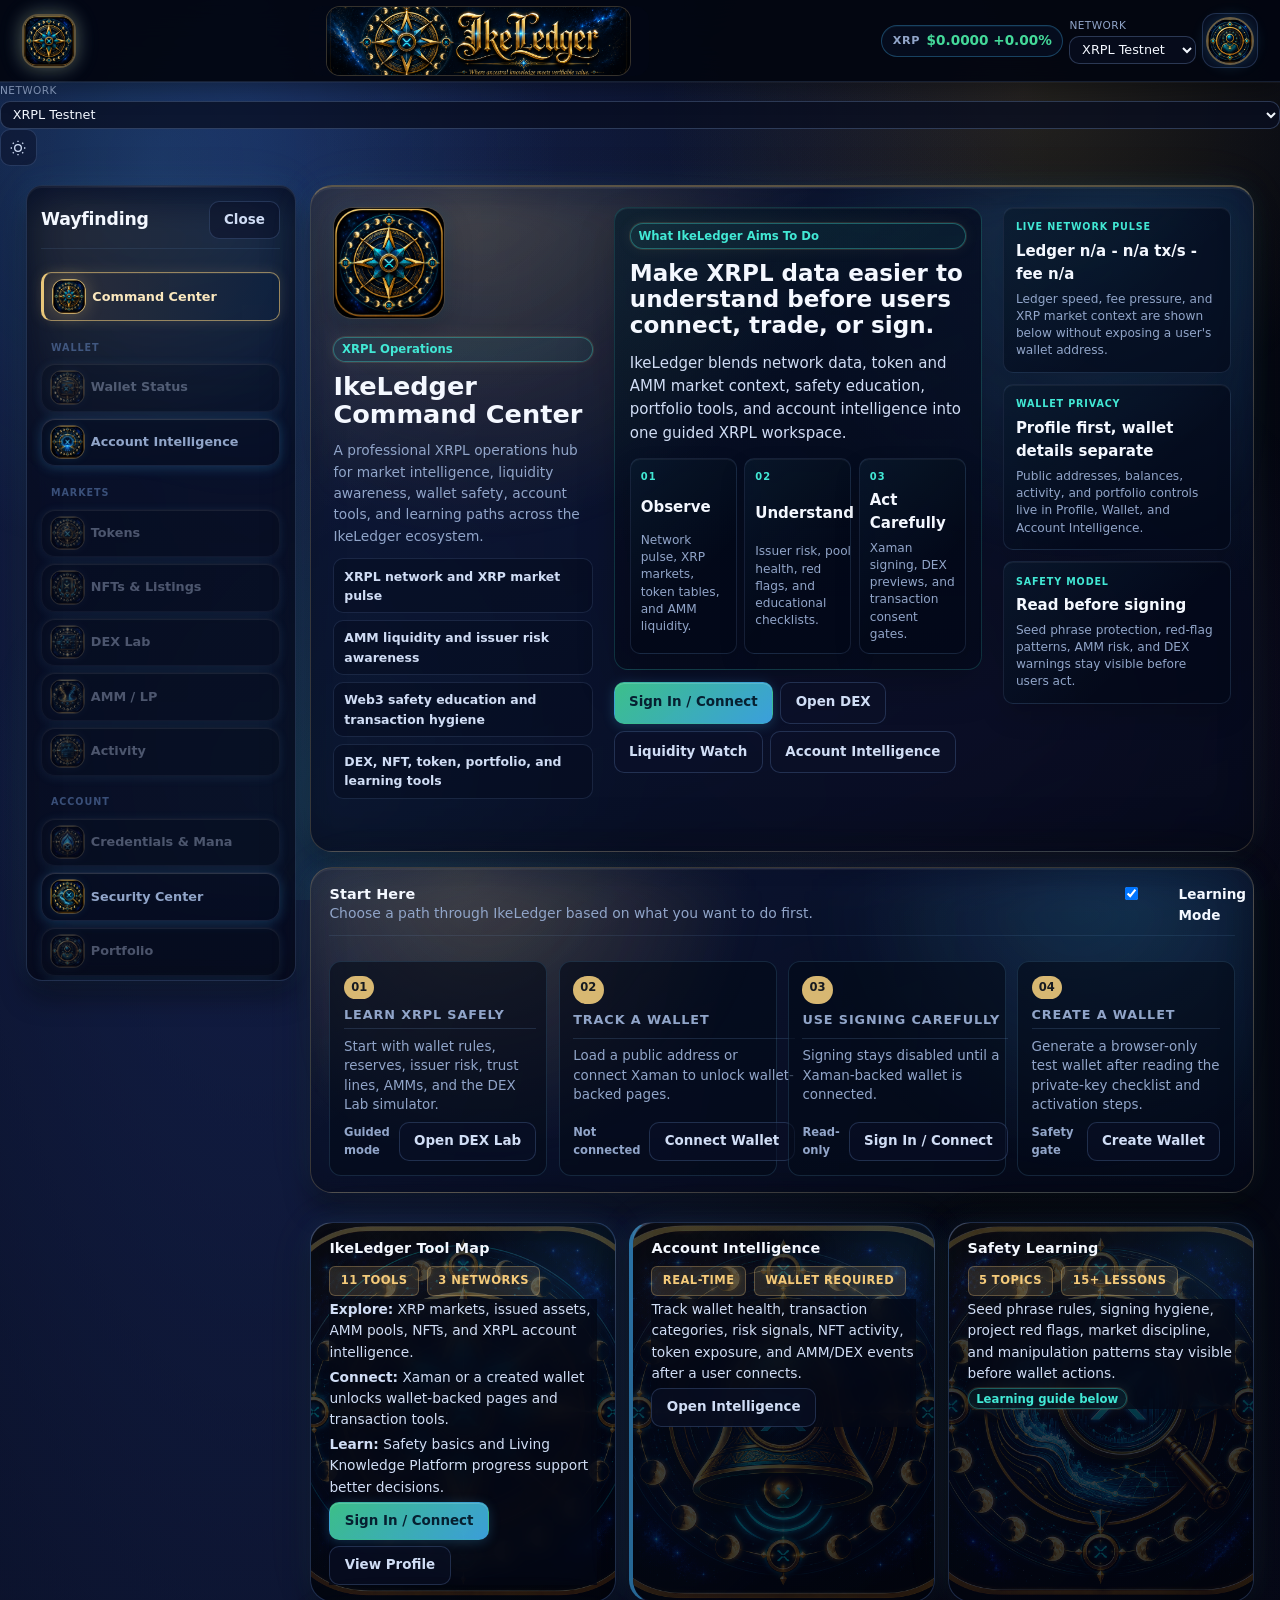
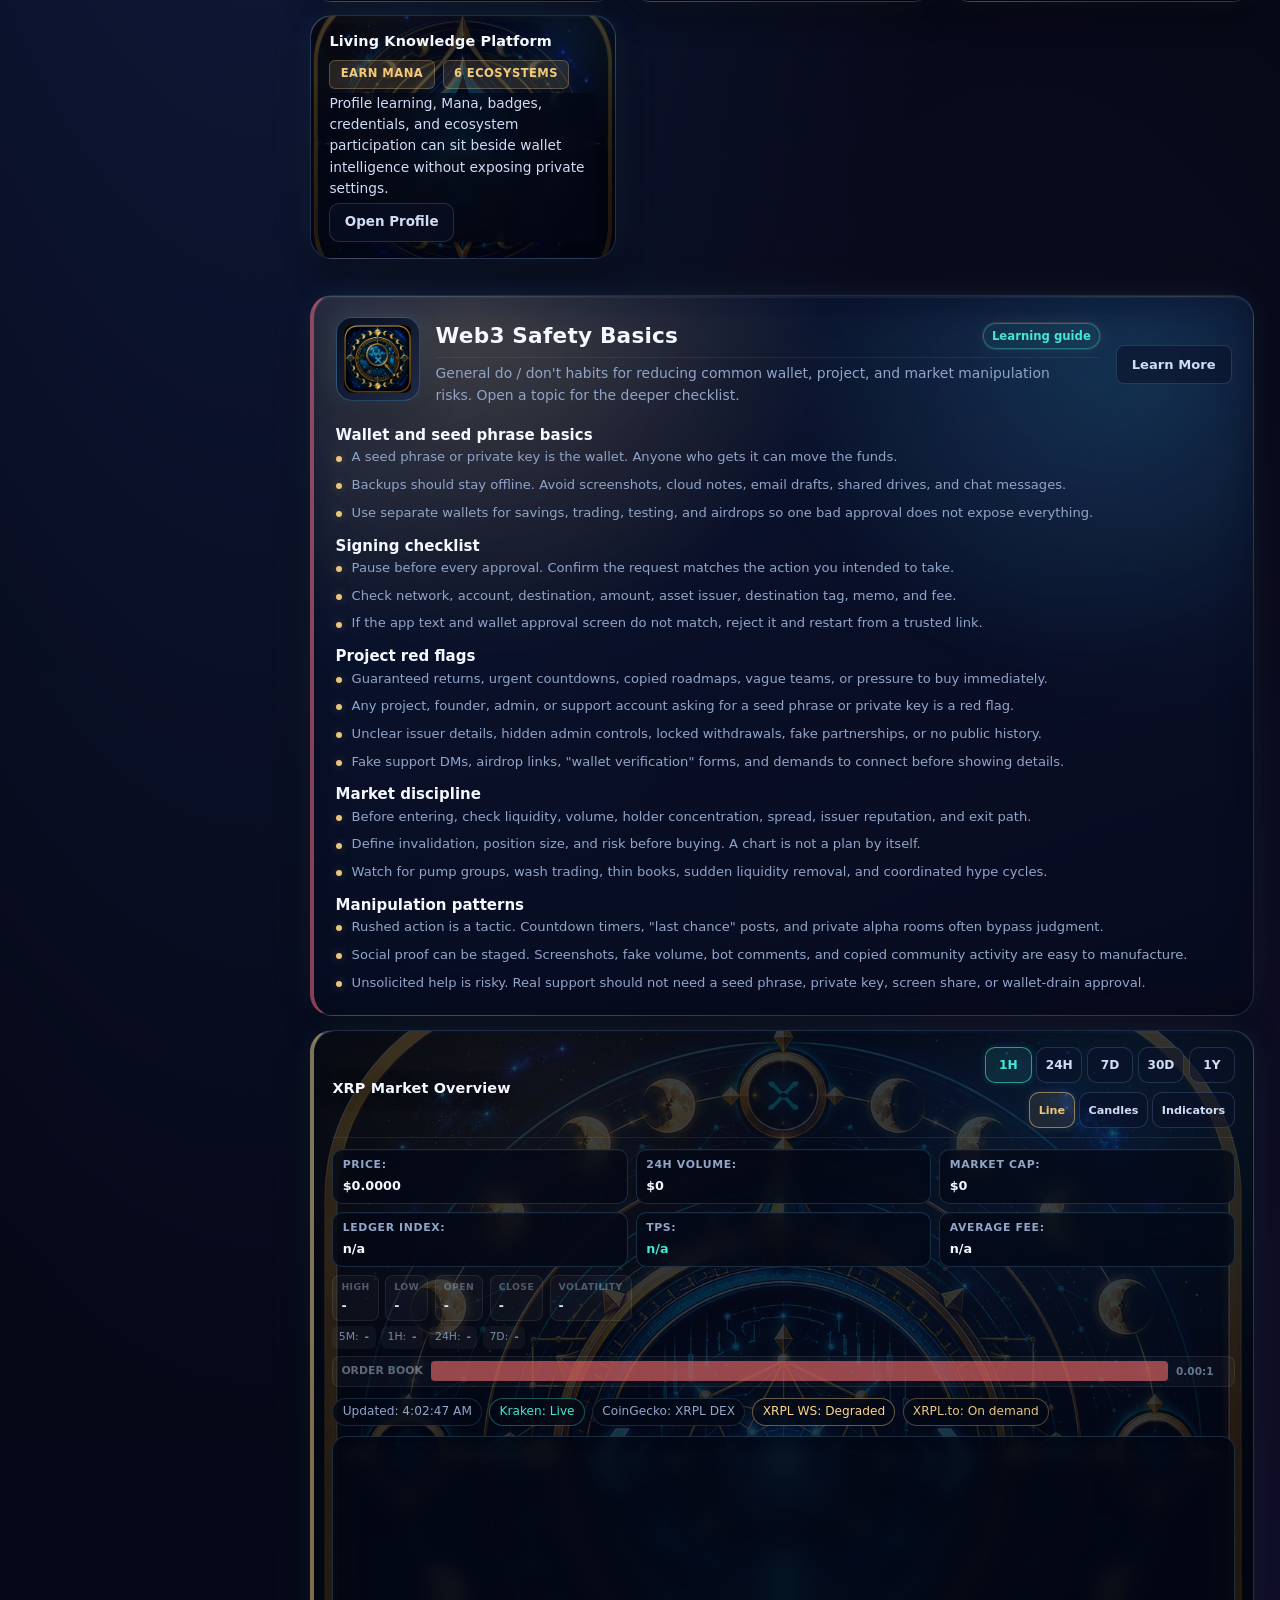
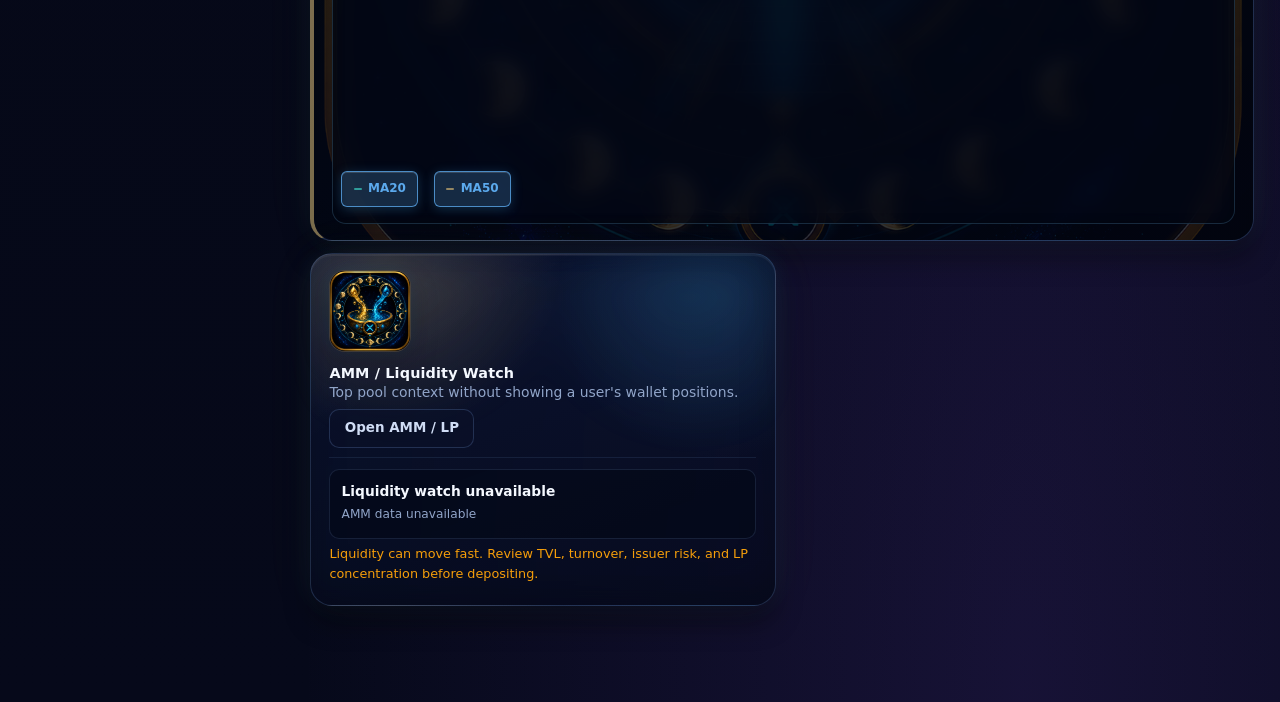
<file: index.html>
<!doctype html>
<html lang="en">
  <head>
    <meta charset="UTF-8" />
    <meta name="viewport" content="width=device-width, initial-scale=1.0, viewport-fit=cover" />
    <title>IkeLedger</title>
    <meta name="application-name" content="IkeLedger" />
    <meta name="description" content="Where ancestral knowledge meets verifiable value. XRPL wallet, DEX, NFTs, and account intelligence." />
    <meta property="og:title" content="IkeLedger" />
    <meta property="og:site_name" content="IkeLedger" />
    <meta property="og:description" content="XRPL account intelligence - wallet health, security, assets, AMM, NFTs, and live activity." />
    <meta name="theme-color" content="#f5c76b" />
    <link rel="manifest" href="./manifest.webmanifest" />
    <link rel="preconnect" href="https://fonts.googleapis.com" />
    <link rel="preconnect" href="https://fonts.gstatic.com" crossorigin />
    <link href="https://fonts.googleapis.com/css2?family=Cinzel:wght@500;600;700;800&family=Cormorant+Garamond:wght@500;600;700&family=Orbitron:wght@500;700;800&family=Playfair+Display:wght@600;700;800&family=Syne:wght@600;700;800&family=Unbounded:wght@500;700&display=swap" rel="stylesheet" />
    <link rel="stylesheet" href="./ikeledger/css/ikeledger.css?v=mobile-xaman-polish" />
  </head>
  <body>
    <div class="cosmic-bg" aria-hidden="true"></div>
    <header class="top-nav">
      <button id="openSidebarButton" type="button" class="nav-logo-btn" aria-label="Open navigation menu">
        <img src="./ikeledger/assets/images/Ikeledger.png" alt="IkeLedger" />
      </button>

      <div class="nav-wordmark">
        <img src="./ikeledger/assets/images/ikeledger_banner.png" alt="IkeLedger" />
      </div>

      <div class="top-controls">
        <div class="xrp-price-chip" title="XRP live price (updates every 15s)">
          <span class="xrp-price-label">XRP</span>
          <strong id="xrpNavPrice">—</strong>
        </div>
        <label class="inline-control">
          <span>Network</span>
          <select id="networkSelect" aria-label="Select XRPL network"></select>
        </label>
        <button id="profileButton" type="button" class="ghost icon-btn icon-only" aria-label="Open portfolio">
          <img src="./ikeledger/assets/images/ikeprofile.png" alt="Portfolio" />
        </button>
      </div>
    </header>

    <div class="mobile-sticky-header">
      <label class="inline-control mobile-network-control">
        <span>Network</span>
        <select id="mobileNetworkSelect" aria-label="Select XRPL network"></select>
      </label>
      <button id="mobileThemeToggleButton" type="button" class="ghost icon-btn" aria-label="Toggle theme">
        <svg width="16" height="16" viewBox="0 0 24 24" fill="none" stroke="currentColor" stroke-width="2">
          <circle cx="12" cy="12" r="5"></circle>
          <line x1="12" y1="1" x2="12" y2="3"></line>
          <line x1="12" y1="21" x2="12" y2="23"></line>
          <line x1="4.22" y1="4.22" x2="5.64" y2="5.64"></line>
          <line x1="18.36" y1="18.36" x2="19.78" y2="19.78"></line>
          <line x1="1" y1="12" x2="3" y2="12"></line>
          <line x1="21" y1="12" x2="23" y2="12"></line>
          <line x1="4.22" y1="19.78" x2="5.64" y2="18.36"></line>
          <line x1="18.36" y1="5.64" x2="19.78" y2="4.22"></line>
        </svg>
      </button>
    </div>

    <main class="ledger-app">
      <section id="workspaceGrid" class="workspace-grid">
        <aside id="sidebarPanel" class="sidebar-panel glass-card">
          <div class="section-top">
            <h2>Wayfinding</h2>
            <button id="closeSidebarButton" type="button" class="ghost" aria-label="Close navigation">Close</button>
          </div>
          <nav class="sidebar-nav" aria-label="Section navigation">
            <button class="sidebar-btn is-active" data-page="dashboard" type="button"><span class="nav-icon"><img src="./ikeledger/assets/images/Ikeledger.png" alt="" /></span>Command Center</button>

            <div class="nav-section-label">Wallet</div>
            <button class="sidebar-btn" data-page="wallet" type="button"><span class="nav-icon"><img src="./ikeledger/assets/images/ikewallet.png" alt="" /></span>Wallet Status</button>
            <button class="sidebar-btn" data-page="tracker" type="button"><span class="nav-icon"><img src="./ikeledger/assets/images/ikeledger2.png" alt="" /></span>Account Intelligence</button>

            <div class="nav-section-label">Markets</div>
            <button class="sidebar-btn" data-page="tokens" type="button"><span class="nav-icon"><img src="./ikeledger/assets/images/tokens.png" alt="" /></span>Tokens</button>
            <button class="sidebar-btn" data-page="nfts" type="button"><span class="nav-icon"><img src="./ikeledger/assets/images/ikenft.png" alt="" /></span>NFTs & Listings</button>
            <button class="sidebar-btn" data-page="dex" type="button"><span class="nav-icon"><img src="./ikeledger/assets/images/ikedex.png" alt="" /></span>DEX Lab</button>
            <button class="sidebar-btn" data-page="amm" type="button"><span class="nav-icon"><img src="./ikeledger/assets/images/ikeamm.png" alt="" /></span>AMM / LP</button>
            <button class="sidebar-btn" data-page="activity" type="button"><span class="nav-icon"><img src="./ikeledger/assets/images/activity.png" alt="" /></span>Activity</button>

            <div class="nav-section-label">Account</div>
            <button class="sidebar-btn" data-page="credentials" type="button"><span class="nav-icon"><img src="./ikeledger/assets/images/manapoints.png" alt="" /></span>Credentials & Mana</button>
            <button class="sidebar-btn" data-page="security" type="button"><span class="nav-icon"><img src="./ikeledger/assets/images/NLF.png" alt="" /></span>Security Center</button>
            <button class="sidebar-btn" data-page="profile" type="button"><span class="nav-icon"><img src="./ikeledger/assets/images/ikeprofile.png" alt="" /></span>Portfolio</button>
            <button id="openProfileSettingsPanelButton" class="sidebar-btn hidden" type="button" aria-hidden="true"><span class="nav-icon"><img src="./ikeledger/assets/images/settings.png" alt="" /></span>Profile Settings</button>
            <button class="sidebar-btn" data-page="settings" type="button"><span class="nav-icon"><img src="./ikeledger/assets/images/settings.png" alt="" /></span>Settings</button>
          </nav>
          <div class="sidebar-footer">
            <div id="statusChips" class="chip-row" aria-live="polite"></div>
            <span id="walletConnectionChip" class="chip chip-low">Read-only</span>
            <button id="connectXamanButton" type="button" class="sidebar-connect-btn" aria-label="Connect wallet with Xaman">Connect Wallet</button>
            <button id="disconnectButton" type="button" class="ghost sidebar-action-btn" aria-label="Disconnect wallet">Disconnect</button>
            <div class="sidebar-meta-row">
              <button id="themeToggleButton" type="button" class="ghost">Theme</button>
              <button id="openSettingsButton" type="button" class="ghost">Settings</button>
            </div>
          </div>
        </aside>

        <section class="dashboard-column">
          <section class="page-section active" data-page="dashboard">
            <article id="commandOverviewHero" class="glass-card account-hero command-center-hero">
              <div class="account-hero-left">
                <img class="section-visual command-visual" src="./ikeledger/assets/images/Ikeledger.png" alt="IkeLedger command center" loading="lazy" />
                <div class="command-overview">
                  <span class="mode-pill">XRPL Operations</span>
                  <h1>IkeLedger Command Center</h1>
                  <p>A professional XRPL operations hub for market intelligence, liquidity awareness, wallet safety, account tools, and learning paths across the IkeLedger ecosystem.</p>
                  <div class="command-overview-list">
                    <span>XRPL network and XRP market pulse</span>
                    <span>AMM liquidity and issuer risk awareness</span>
                    <span>Web3 safety education and transaction hygiene</span>
                    <span>DEX, NFT, token, portfolio, and learning tools</span>
                  </div>
                </div>
              </div>
              <div class="account-hero-main command-hero-main">
                <div class="command-mission-panel">
                  <span class="mode-pill">What IkeLedger Aims To Do</span>
                  <h2>Make XRPL data easier to understand before users connect, trade, or sign.</h2>
                  <p>IkeLedger blends network data, token and AMM market context, safety education, portfolio tools, and account intelligence into one guided XRPL workspace.</p>
                  <div class="command-proof-grid" aria-label="IkeLedger operating pillars">
                    <div><span>01</span><strong>Observe</strong><em>Network pulse, XRP markets, token tables, and AMM liquidity.</em></div>
                    <div><span>02</span><strong>Understand</strong><em>Issuer risk, pool health, red flags, and educational checklists.</em></div>
                    <div><span>03</span><strong>Act Carefully</strong><em>Xaman signing, DEX previews, and transaction consent gates.</em></div>
                  </div>
                </div>
                <div class="command-cta-row">
                  <button type="button" data-auth-trigger>Sign In / Connect</button>
                  <button type="button" class="ghost profile-wallet-nav-btn" data-nav="dex">Open DEX</button>
                  <button type="button" class="ghost profile-wallet-nav-btn" data-nav="amm">Liquidity Watch</button>
                  <button type="button" class="ghost profile-wallet-nav-btn" data-nav="tracker">Account Intelligence</button>
                </div>
                <p id="xamanStatus" class="feedback" aria-live="polite"></p>
                <p id="feedback" class="feedback" aria-live="polite"></p>
              </div>
              <div class="account-hero-main command-wallet-legacy hidden" aria-hidden="true">
                <label>
                  Public XRPL Address
                  <input id="addressInput" type="text" placeholder="r..." autocomplete="off" spellcheck="false" inputmode="text" aria-label="Public XRPL address" />
                </label>
                <div class="button-row">
                  <button id="lookupButton" type="button">Refresh Account</button>
                  <button id="sendButton" type="button" class="ghost">Send</button>
                  <button id="qrCodeButton" type="button" class="ghost">Receive</button>
                  <button id="demoButton" type="button" class="ghost">Load Demo</button>
                  <button id="copyAddressButton" type="button" class="ghost">Copy Address</button>
                  <button id="clearSessionButton" type="button" class="ghost">Clear Session</button>
                </div>
                <div id="mainnetWarning" class="mainnet-alert hidden" role="alert">
                  <span class="mainnet-alert-icon">⚠</span>
                  <span>XRPL Mainnet — real assets may be involved. Verify every transaction before signing.</span>
                </div>
                <div class="wallet-meta-grid">
                  <div class="wallet-meta-tile">
                    <span class="meta-label">Provider</span>
                    <span id="providerStatus" class="meta-value">Xaman / Read-only</span>
                  </div>
                  <div class="wallet-meta-tile">
                    <span class="meta-label">Address</span>
                    <span id="publicAddressCompact" class="meta-value meta-mono">—</span>
                  </div>
                  <div class="wallet-meta-tile">
                    <span class="meta-label">Verified</span>
                    <span id="walletVerifiedStatus" class="meta-value">No</span>
                  </div>
                  <div class="wallet-meta-tile">
                    <span class="meta-label">Last Sync</span>
                    <span id="lastSyncStatus" class="meta-value">Not synced</span>
                  </div>
                </div>
                <div id="walletStatus" class="wallet-status-panel"></div>
              </div>
              <div class="account-hero-right command-hero-right">
                <article class="command-live-card">
                  <span class="meta-label">Live Network Pulse</span>
                  <strong id="commandLedgerPulse">XRPL Mainnet</strong>
                  <p>Ledger speed, fee pressure, and XRP market context are shown below without exposing a user's wallet address.</p>
                </article>
                <article class="command-live-card">
                  <span class="meta-label">Wallet Privacy</span>
                  <strong>Profile first, wallet details separate</strong>
                  <p>Public addresses, balances, activity, and portfolio controls live in Profile, Wallet, and Account Intelligence.</p>
                </article>
                <article class="command-live-card">
                  <span class="meta-label">Safety Model</span>
                  <strong>Read before signing</strong>
                  <p>Seed phrase protection, red-flag patterns, AMM risk, and DEX warnings stay visible before users act.</p>
                </article>
              </div>
              <div class="account-hero-right command-wallet-legacy hidden" aria-hidden="true">
                <div class="hero-tab-bar" role="tablist" aria-label="Portfolio and wallet actions">
                  <button class="hero-tab is-active" data-hero-tab="overview" type="button" id="heroTabOverviewBtn" role="tab" aria-selected="true">Portfolio</button>
                  <button class="hero-tab" data-hero-tab="send" type="button" id="heroTabSendBtn" role="tab" aria-selected="false">Send</button>
                  <button class="hero-tab" data-hero-tab="receive" type="button" id="heroTabReceiveBtn" role="tab" aria-selected="false">Receive</button>
                </div>

                <!-- Portfolio Overview Tab -->
                <div id="heroTabOverview" class="hero-tab-panel" role="tabpanel">
                  <div id="portfolioSummary" class="card-content"></div>
                  <div class="market-kpis">
                    <div><span>XRP Price</span><strong id="xrpPriceStat">-</strong></div>
                    <div><span>24h Change</span><strong id="xrpChangeStat">-</strong></div>
                    <div><span>Security</span><strong id="securityChipStat">Protected</strong></div>
                  </div>
                </div>

                <!-- Send Tab -->
                <div id="heroTabSend" class="hero-tab-panel hidden" role="tabpanel">
                  <div id="heroSendStep1" class="hero-send-step">
                    <div class="hero-send-form">
                      <label class="hero-field-label">
                        To
                        <input id="heroSendDest" type="text" placeholder="r..." autocomplete="off" spellcheck="false" inputmode="text" />
                      </label>
                      <label class="hero-field-label">
                        Amount (XRP)
                        <input id="heroSendAmount" type="number" min="0.000001" step="0.000001" placeholder="0.00" inputmode="decimal" />
                      </label>
                      <label class="hero-field-label">
                        Destination Tag <span class="muted">(optional)</span>
                        <input id="heroSendTag" type="number" min="0" step="1" placeholder="Exchange tag" inputmode="numeric" />
                      </label>
                      <label class="hero-field-label">
                        Memo <span class="muted">(optional)</span>
                        <input id="heroSendMemo" type="text" maxlength="100" placeholder="On-chain note" autocomplete="off" />
                      </label>
                    </div>
                    <p id="heroSendStatus" class="feedback" aria-live="polite"></p>
                    <div class="button-row">
                      <button id="heroSendPreviewBtn" type="button">Preview Transaction</button>
                    </div>
                  </div>
                  <div id="heroSendStep2" class="hero-send-step hidden">
                    <div id="heroSendSummary" class="hero-send-summary"></div>
                    <p class="muted" style="font-size:0.74rem;text-align:center;margin:0.35rem 0 0">Scan with Xaman · or tap Open if on mobile</p>
                    <div id="heroSendQr" class="hero-qr-wrap"></div>
                    <label class="confirm-row" style="font-size:0.78rem;margin:0.3rem 0">
                      <input id="heroSendConfirm" type="checkbox" />
                      I've reviewed — XRPL transactions are irreversible.
                    </label>
                    <div class="button-row">
                      <button id="heroOpenXamanBtn" type="button" disabled>Open in Xaman</button>
                      <button id="heroSendBackBtn" type="button" class="ghost">Back</button>
                    </div>
                    <p id="heroSendStep2Status" class="feedback" aria-live="polite"></p>
                  </div>
                </div>

                <!-- Receive Tab -->
                <div id="heroTabReceive" class="hero-tab-panel hidden" role="tabpanel">
                  <p class="muted" style="font-size:0.8rem;margin-bottom:0.4rem">Share your address or QR to receive XRP and tokens.</p>
                  <div id="heroReceiveQr" class="hero-qr-wrap"></div>
                  <div class="hero-receive-addr-block">
                    <code id="heroReceiveAddr" class="hero-addr-code"></code>
                    <button id="heroReceiveCopy" type="button" class="ghost" style="font-size:0.78rem">Copy Address</button>
                  </div>
                  <p class="muted" style="font-size:0.72rem;margin-top:0.4rem">Public address — always safe to share. Never share your private key.</p>
                </div>
              </div>
            </article>

            <section class="glass-card command-onboarding-card" aria-label="IkeLedger onboarding">
              <div class="section-top">
                <div>
                  <h3>Start Here</h3>
                  <p class="muted">Choose a path through IkeLedger based on what you want to do first.</p>
                </div>
                <label class="learning-mode-toggle">
                  <input id="learningModeToggle" type="checkbox" />
                  <span>Learning Mode</span>
                </label>
              </div>
              <div id="onboardingPathPanel" class="onboarding-path-grid"></div>
            </section>

            <section id="commandOverviewCards" class="card-grid overview-grid">
              <article class="glass-card command-bg-card wallet-connection-card">
                <img class="card-visual" src="./ikeledger/assets/images/Ikeledger.png" alt="IkeLedger tool map" loading="lazy" />
                <h3>IkeLedger Tool Map</h3>
                <div class="card-stat-row">
                  <span class="card-stat">11 Tools</span>
                  <span class="card-stat">3 Networks</span>
                </div>
                <div class="card-content">
                  <p><strong>Explore:</strong> XRP markets, issued assets, AMM pools, NFTs, and XRPL account intelligence.</p>
                  <p><strong>Connect:</strong> Xaman or a created wallet unlocks wallet-backed pages and transaction tools.</p>
                  <p><strong>Learn:</strong> Safety basics and Living Knowledge Platform progress support better decisions.</p>
                  <div class="button-row">
                    <button type="button" data-auth-trigger>Sign In / Connect</button>
                    <button type="button" class="ghost profile-wallet-nav-btn" data-nav="profile">View Profile</button>
                  </div>
                </div>
              </article>
              <article class="glass-card command-bg-card recent-activity-card card-account">
                <img class="card-visual" src="./ikeledger/assets/images/ikenotifications.png" alt="Account intelligence" loading="lazy" />
                <h3>Account Intelligence</h3>
                <div class="card-stat-row">
                  <span class="card-stat">Real-time</span>
                  <span class="card-stat">Wallet required</span>
                </div>
                <div class="card-content">
                  <p>Track wallet health, transaction categories, risk signals, NFT activity, token exposure, and AMM/DEX events after a user connects.</p>
                  <button type="button" class="ghost profile-wallet-nav-btn" data-nav="tracker">Open Intelligence</button>
                </div>
              </article>
              <article class="glass-card command-bg-card security-signals-card">
                <img class="card-visual" src="./ikeledger/assets/images/NLF.png" alt="Safety learning" loading="lazy" />
                <h3>Safety Learning</h3>
                <div class="card-stat-row">
                  <span class="card-stat">5 Topics</span>
                  <span class="card-stat">15+ Lessons</span>
                </div>
                <div class="card-content">
                  <p>Seed phrase rules, signing hygiene, project red flags, market discipline, and manipulation patterns stay visible before wallet actions.</p>
                  <span class="mode-pill">Learning guide below</span>
                </div>
              </article>
              <article class="glass-card command-bg-card value-mix-card">
                <img class="card-visual" src="./ikeledger/assets/images/manapoints.png" alt="Living Knowledge Platform" loading="lazy" />
                <h3>Living Knowledge Platform</h3>
                <div class="card-stat-row">
                  <span class="card-stat">Earn Mana</span>
                  <span class="card-stat">6 Ecosystems</span>
                </div>
                <div class="card-content">
                  <p>Profile learning, Mana, badges, credentials, and ecosystem participation can sit beside wallet intelligence without exposing private settings.</p>
                  <button type="button" class="ghost profile-wallet-nav-btn" data-nav="profile">Open Profile</button>
                </div>
              </article>
            </section>

            <section id="commandSafetyGuide" class="card-grid command-safety-grid" aria-label="Web3 safety best practices">
              <article class="glass-card safety-guide-card wide card-safety" id="commandSafetyWide">
                <div class="command-safety-head">
                  <img class="card-visual" src="./ikeledger/assets/images/ikesecurity.png" alt="Web3 safety basics" loading="lazy" />
                  <div>
                    <div class="section-top compact">
                      <h3>Web3 Safety Basics</h3>
                      <span class="mode-pill">Learning guide</span>
                    </div>
                    <p class="muted">General do / don't habits for reducing common wallet, project, and market manipulation risks. Open a topic for the deeper checklist.</p>
                  </div>
                  <button type="button" class="ghost safety-expand-btn" id="safetyExpandBtn" title="Expand safety guide">Learn More</button>
                </div>

                <div class="safety-topic-strip" aria-label="Safety topics">
                  <span>Wallet basics</span>
                  <span>Signing checks</span>
                  <span>Project red flags</span>
                  <span>Market discipline</span>
                  <span>Scam patterns</span>
                </div>

                <div class="safety-do-dont-panel" aria-label="Web3 do and don't basics">
                  <div class="safety-do-card">
                    <strong>Do</strong>
                    <ul>
                      <li>Verify the website, app, network, address, issuer, amount, and fee before signing.</li>
                      <li>Treat any seed phrase or private-key request as a stop sign and leave the flow.</li>
                      <li>Use official links, bookmarks, and public support channels instead of links sent by strangers.</li>
                      <li>Use small test transactions when dealing with a new wallet, bridge, exchange, or token.</li>
                      <li>Keep long-term holdings away from daily trading wallets and risky experiments.</li>
                    </ul>
                  </div>
                  <div class="safety-dont-card">
                    <strong>Don't</strong>
                    <ul>
                      <li>Share seed phrases, paste private keys, or enter recovery words into any website.</li>
                      <li>Trust a project, admin, support agent, or "helper" who asks for a seed phrase or private key.</li>
                      <li>Connect a wallet just to "verify eligibility" unless the action and transaction screen are clear.</li>
                      <li>Approve surprise requests, blind signatures, fake airdrops, or rushed "limited-time" links.</li>
                      <li>Buy because of pressure, hype, screenshots, influencers, or promises of guaranteed returns.</li>
                    </ul>
                  </div>
                </div>

                <div class="safety-accordion-grid">
                  <details name="command-safety-topic" open>
                    <summary><img src="./ikeledger/assets/images/ikewallet.png" alt="" /> Wallet and seed phrase basics <span class="accordion-badge risk-high">Critical</span></summary>
                    <ul class="safety-bullet-list">
                      <li>A seed phrase or private key is the wallet. Anyone who gets it can move the funds.</li>
                      <li>Backups should stay offline. Avoid screenshots, cloud notes, email drafts, shared drives, and chat messages.</li>
                      <li>Use separate wallets for savings, trading, testing, and airdrops so one bad approval does not expose everything.</li>
                    </ul>
                  </details>

                  <details name="command-safety-topic">
                    <summary><img src="./ikeledger/assets/images/ikesecurity.png" alt="" /> Signing checklist <span class="accordion-badge risk-high">Critical</span></summary>
                    <ul class="safety-bullet-list">
                      <li>Pause before every approval. Confirm the request matches the action you intended to take.</li>
                      <li>Check network, account, destination, amount, asset issuer, destination tag, memo, and fee.</li>
                      <li>If the app text and wallet approval screen do not match, reject it and restart from a trusted link.</li>
                    </ul>
                  </details>

                  <details name="command-safety-topic">
                    <summary><img src="./ikeledger/assets/images/NLF.png" alt="" /> Project red flags <span class="accordion-badge risk-high">Critical</span></summary>
                    <ul class="safety-bullet-list">
                      <li>Guaranteed returns, urgent countdowns, copied roadmaps, vague teams, or pressure to buy immediately.</li>
                      <li>Any project, founder, admin, or support account asking for a seed phrase or private key is a red flag.</li>
                      <li>Unclear issuer details, hidden admin controls, locked withdrawals, fake partnerships, or no public history.</li>
                      <li>Fake support DMs, airdrop links, "wallet verification" forms, and demands to connect before showing details.</li>
                    </ul>
                  </details>

                  <details name="command-safety-topic">
                    <summary><img src="./ikeledger/assets/images/ikeswap.png" alt="" /> Market discipline <span class="accordion-badge risk-medium">Medium</span></summary>
                    <ul class="safety-bullet-list">
                      <li>Before entering, check liquidity, volume, holder concentration, spread, issuer reputation, and exit path.</li>
                      <li>Define invalidation, position size, and risk before buying. A chart is not a plan by itself.</li>
                      <li>Watch for pump groups, wash trading, thin books, sudden liquidity removal, and coordinated hype cycles.</li>
                    </ul>
                  </details>

                  <details name="command-safety-topic">
                    <summary><img src="./ikeledger/assets/images/ikenotifications.png" alt="" /> Manipulation patterns <span class="accordion-badge risk-high">Critical</span></summary>
                    <ul class="safety-bullet-list">
                      <li>Rushed action is a tactic. Countdown timers, "last chance" posts, and private alpha rooms often bypass judgment.</li>
                      <li>Social proof can be staged. Screenshots, fake volume, bot comments, and copied community activity are easy to manufacture.</li>
                      <li>Unsolicited help is risky. Real support should not need a seed phrase, private key, screen share, or wallet-drain approval.</li>
                    </ul>
                  </details>
                </div>

                <!-- Mobile safety topic panels -->
                <div class="safety-mobile-content is-active" data-topic="wallet">
                  <strong>Wallet and seed phrase basics</strong>
                  <ul class="safety-bullet-list">
                    <li>A seed phrase or private key is the wallet. Anyone who gets it can move the funds.</li>
                    <li>Backups should stay offline. Avoid screenshots, cloud notes, email drafts, shared drives, and chat messages.</li>
                    <li>Use separate wallets for savings, trading, testing, and airdrops so one bad approval does not expose everything.</li>
                  </ul>
                </div>

                <div class="safety-mobile-content" data-topic="signing">
                  <strong>Signing checklist</strong>
                  <ul class="safety-bullet-list">
                    <li>Pause before every approval. Confirm the request matches the action you intended to take.</li>
                    <li>Check network, account, destination, amount, asset issuer, destination tag, memo, and fee.</li>
                    <li>If the app text and wallet approval screen do not match, reject it and restart from a trusted link.</li>
                  </ul>
                </div>

                <div class="safety-mobile-content" data-topic="red-flags">
                  <strong>Project red flags</strong>
                  <ul class="safety-bullet-list">
                    <li>Guaranteed returns, urgent countdowns, copied roadmaps, vague teams, or pressure to buy immediately.</li>
                    <li>Any project, founder, admin, or support account asking for a seed phrase or private key is a red flag.</li>
                    <li>Unclear issuer details, hidden admin controls, locked withdrawals, fake partnerships, or no public history.</li>
                    <li>Fake support DMs, airdrop links, "wallet verification" forms, and demands to connect before showing details.</li>
                  </ul>
                </div>

                <div class="safety-mobile-content" data-topic="market">
                  <strong>Market discipline</strong>
                  <ul class="safety-bullet-list">
                    <li>Before entering, check liquidity, volume, holder concentration, spread, issuer reputation, and exit path.</li>
                    <li>Define invalidation, position size, and risk before buying. A chart is not a plan by itself.</li>
                    <li>Watch for pump groups, wash trading, thin books, sudden liquidity removal, and coordinated hype cycles.</li>
                  </ul>
                </div>

                <div class="safety-mobile-content" data-topic="manipulation">
                  <strong>Manipulation patterns</strong>
                  <ul class="safety-bullet-list">
                    <li>Rushed action is a tactic. Countdown timers, "last chance" posts, and private alpha rooms often bypass judgment.</li>
                    <li>Social proof can be staged. Screenshots, fake volume, bot comments, and copied community activity are easy to manufacture.</li>
                    <li>Unsolicited help is risky. Real support should not need a seed phrase, private key, screen share, or wallet-drain approval.</li>
                  </ul>
                </div>
              </article>

              <article class="glass-card safety-guide-card">
                <img class="card-visual" src="./ikeledger/assets/images/NLF.png" alt="Project red flags" loading="lazy" />
                <h3>Project Red Flags</h3>
                <ul class="safety-bullet-list">
                  <li>Guaranteed returns, urgent countdowns, or pressure to buy now.</li>
                  <li>Anonymous teams with no verifiable history or copied documentation.</li>
                  <li>Locked withdrawals, unclear token supply, hidden admin controls, or vague issuer details.</li>
                  <li>Support DMs, fake airdrops, wallet-drain links, and “verify your wallet” forms.</li>
                </ul>
              </article>

              <article class="glass-card safety-guide-card">
                <img class="card-visual" src="./ikeledger/assets/images/ikeswap.png" alt="Market discipline" loading="lazy" />
                <h3>Market Discipline</h3>
                <ul class="safety-bullet-list">
                  <li>Check liquidity, volume, issuer reputation, and spread before trading.</li>
                  <li>Use small test transactions for new issuers, bridges, or exchanges.</li>
                  <li>Avoid chasing pumps, influencer signals, and charts without fundamentals.</li>
                  <li>Assume every irreversible transaction needs a second review.</li>
                </ul>
              </article>

              <article class="glass-card safety-guide-card">
                <img class="card-visual" src="./ikeledger/assets/images/ikewallet.png" alt="User do's and don'ts" loading="lazy" />
                <h3>Do / Don't</h3>
                <div class="safety-do-grid">
                  <div>
                    <strong>Do</strong>
                    <p>Use Xaman for signing, verify addresses, keep backups offline, and refresh account state after signing.</p>
                  </div>
                  <div>
                    <strong>Don't</strong>
                    <p>Share seeds, approve blind transactions, trust unsolicited links, or keep all value in one active wallet.</p>
                  </div>
                </div>
              </article>
            </section>

            <section id="commandStructuredGrid" class="card-grid structured-grid">
              <article class="glass-card market-card command-bg-card wide card-market">
                <img class="section-visual wide-visual" src="./ikeledger/assets/images/digitslverse.png" alt="Digital XRPL market overview" loading="lazy" />
                <div class="section-top">
                  <h3>XRP Market Overview</h3>
                  <div class="chart-controls">
                    <div class="button-row timeframe-row">
                      <button class="ghost tf-btn is-active" data-tf="1H" type="button">1H</button>
                      <button class="ghost tf-btn" data-tf="24H" type="button">24H</button>
                      <button class="ghost tf-btn" data-tf="7D" type="button">7D</button>
                      <button class="ghost tf-btn" data-tf="30D" type="button">30D</button>
                      <button class="ghost tf-btn" data-tf="1Y" type="button">1Y</button>
                    </div>
                    <div class="button-row charttype-row">
                      <button class="ghost ct-btn is-active" data-ct="line" type="button">Line</button>
                      <button class="ghost ct-btn" data-ct="candle" type="button">Candles</button>
                      <button class="ghost ct-btn" id="toggleSubChartsBtn" type="button" title="Toggle RSI/MACD">Indicators</button>
                    </div>
                  </div>
                </div>
                <div class="market-stats-grid">
                  <p><strong>Price:</strong> <span id="marketPrice">-</span></p>
                  <p><strong>24h Volume:</strong> <span id="marketVolume">-</span></p>
                  <p><strong>Market Cap:</strong> <span id="marketCap">-</span></p>
                  <p><strong>Ledger Index:</strong> <span id="marketLedgerIndex">-</span></p>
                  <p><strong>TPS:</strong> <span id="marketTps">-</span></p>
                  <p><strong>Average Fee:</strong> <span id="marketFee">-</span></p>
                </div>
                <div class="market-ohlc-row">
                  <div class="ohlc-stat"><span class="stat-label">High</span><span id="marketHigh">-</span></div>
                  <div class="ohlc-stat"><span class="stat-label">Low</span><span id="marketLow">-</span></div>
                  <div class="ohlc-stat"><span class="stat-label">Open</span><span id="marketOpen">-</span></div>
                  <div class="ohlc-stat"><span class="stat-label">Close</span><span id="marketClose">-</span></div>
                  <div class="ohlc-stat"><span class="stat-label">Volatility</span><span id="marketVolatility">-</span></div>
                </div>
                <div class="market-pct-row">
                  <span class="pct-badge">5M: <span id="marketPct5m">-</span></span>
                  <span class="pct-badge">1H: <span id="marketPct1h">-</span></span>
                  <span class="pct-badge">24H: <span id="marketPct24h">-</span></span>
                  <span class="pct-badge">7D: <span id="marketPct7d">-</span></span>
                </div>
                <div class="market-orderbook-row">
                  <div class="orderbook-depth">
                    <span class="ob-label">Order Book</span>
                    <div class="ob-bar-container">
                      <div class="ob-bids-bar" id="marketOBBids" style="width:50%"></div>
                      <div class="ob-asks-bar" id="marketOBAsk" style="width:50%"></div>
                    </div>
                    <span class="ob-ratio" id="marketOBRatio">1:1</span>
                  </div>
                </div>
                <div class="market-source-row" aria-label="Market data sources">
                  <span id="marketLastUpdated">Updated: -</span>
                  <span id="marketSourceKraken" class="source-chip">Kraken: -</span>
                  <span id="marketSourceCoinGecko" class="source-chip">Chart: -</span>
                  <span id="marketSourceXrpl" class="source-chip">XRPL WS: -</span>
                  <span id="marketSourceXrplTo" class="source-chip">XRPL.to: On demand</span>
                </div>
                <div class="chart-shell">
                  <canvas id="marketChart" width="1200" height="420" aria-label="XRP market chart"></canvas>
                  <div class="chart-legend">
                    <button class="legend-btn is-active" id="toggleMA20" type="button" aria-pressed="true">
                      <span class="legend-dot ma20"></span>
                      <span>MA20</span>
                    </button>
                    <button class="legend-btn is-active" id="toggleMA50" type="button" aria-pressed="true">
                      <span class="legend-dot ma50"></span>
                      <span>MA50</span>
                    </button>
                  </div>
                </div>
                <div id="marketSubCharts" class="market-sub-charts hidden">
                  <div class="sub-chart-row">
                    <div class="sub-chart-container">
                      <span class="sub-chart-label">RSI (14)</span>
                      <canvas id="marketRsiChart" width="1200" height="120" aria-label="RSI indicator"></canvas>
                    </div>
                  </div>
                  <div class="sub-chart-row">
                    <div class="sub-chart-container">
                      <span class="sub-chart-label">MACD</span>
                      <canvas id="marketMacdChart" width="1200" height="120" aria-label="MACD indicator"></canvas>
                    </div>
                  </div>
                </div>
              </article>

              <article class="glass-card amm-card command-liquidity-card">
                <img class="card-visual" src="./ikeledger/assets/images/ikeamm.png" alt="AMM and liquidity pools" loading="lazy" />
                <div class="section-top compact">
                  <div>
                    <h3>AMM / Liquidity Watch</h3>
                    <p class="muted">Top pool context without showing a user's wallet positions.</p>
                  </div>
                  <button type="button" class="ghost profile-wallet-nav-btn" data-nav="amm">Open AMM / LP</button>
                </div>
                <div id="commandAmmWatch" class="card-content command-amm-watch"></div>
                <p class="warning-inline">Liquidity can move fast. Review TVL, turnover, issuer risk, and LP concentration before depositing.</p>
              </article>

            </section>
          </section>

          <section class="page-section" data-page="wallet">
            <div class="page-hero">
              <img class="page-visual" src="./ikeledger/assets/images/ikewallet.png" alt="Wallet status" loading="lazy" />
              <h2>Wallet Status</h2>
              <p class="muted">Protected XRPL account with read-only exploration and Xaman signing.</p>
            </div>
            <div class="portfolio-kpi-row" id="walletStatusKpis">
              <div class="portfolio-kpi">
                <span class="kpi-label">Account Status</span>
                <span class="kpi-value" id="walletStatusHealth">-</span>
              </div>
              <div class="portfolio-kpi">
                <span class="kpi-label">Ledger Index</span>
                <span class="kpi-value" id="walletStatusLedgerIndex">-</span>
              </div>
              <div class="portfolio-kpi">
                <span class="kpi-label">Fee Pressure</span>
                <span class="kpi-value" id="walletStatusFeeLevel">-</span>
              </div>
              <div class="portfolio-kpi">
                <span class="kpi-label">TPS</span>
                <span class="kpi-value" id="walletStatusTps">-</span>
              </div>
            </div>
            <article class="glass-card wallet-health-card">
              <div class="section-top">
                <div>
                  <h3>Wallet Health Checkup</h3>
                  <p class="muted">A quick readiness score based on account loading, reserve pressure, owned objects, trust lines, and network risk.</p>
                </div>
                <span class="mode-pill">Daily check</span>
              </div>
              <div id="walletHealthPanel" class="wallet-health-panel"></div>
            </article>
            <div class="card-grid overview-grid">
              <article class="glass-card card-account">
                <img class="card-visual" src="./ikeledger/assets/images/ikewallet.png" alt="Account overview" loading="lazy" />
                <h3>Account Overview</h3>
                <div id="walletPageSummary" class="card-content"></div>
              </article>
              <article class="glass-card card-account">
                <h3>XRPL Reserve System</h3>
                <div class="card-content">
                  <p><strong>Base Reserve:</strong> 1 XRP <span class="muted">(lowered Dec 2024)</span></p>
                  <p><strong>Owner Reserve:</strong> 0.2 XRP per ledger object</p>
                  <p><strong>Objects counted:</strong> Trust lines, NFTs, DEX offers, escrows, payment channels, checks</p>
                  <p><strong>Why reserves?</strong> Prevents ledger spam and keeps accounts viable on-chain.</p>
                  <p class="muted">Owner reserve is returned when the object is deleted. Base reserve is only recovered by deleting the account.</p>
                </div>
              </article>
              <article class="glass-card card-account">
                <h3>Connection Mode</h3>
                <div class="card-content">
                  <p><strong>Provider:</strong> Xaman / Read-only</p>
                  <p><strong>Signing:</strong> Xaman deep link — no keys held locally.</p>
                  <p><strong>Privacy:</strong> Public wallet view, private profile layer.</p>
                  <p><strong>Mode:</strong> Read-only exploration by default.</p>
                </div>
              </article>
            </div>
          </section>

          <section class="page-section" data-page="tokens">
            <div class="page-hero">
              <img class="page-visual" src="./ikeledger/assets/images/tokens.png" alt="Issued tokens" loading="lazy" />
              <h2>Tokens</h2>
              <p class="muted">Live XRPL issued asset market — prices, volume, trends, and your holdings.</p>
            </div>
            <div class="card-grid structured-grid">
              <article class="glass-card wide">
                <div class="section-top">
                  <h3>Holdings</h3>
                  <span class="mode-pill">Trust line based</span>
                </div>
                <div id="tokensPagePanel" class="card-content scroll"></div>
              </article>
              <article class="glass-card wide tokens-market-card">
                <div class="section-top">
                  <div>
                    <h3>XRPL Token Market</h3>
                    <p class="muted">Ranked by market cap · prices in XRP · data via xrpl.to</p>
                  </div>
                  <button id="refreshTopIssuedTokensButton" class="ghost" type="button">Refresh</button>
                </div>
                <div id="topIssuedTokensPanel" class="card-content tokens-market-panel"></div>
              </article>
            </div>
          </section>

          <section class="page-section" data-page="nfts">
            <div class="page-hero">
              <img class="page-visual" src="./ikeledger/assets/images/ikenft.png" alt="NFT viewer" loading="lazy" />
              <h2>NFT Viewer</h2>
              <p class="muted">Non-fungible tokens held by this account on the XRP Ledger (XLS-20).</p>
            </div>
            <article class="glass-card nft-viewer-card">
              <img class="section-visual wide-visual" src="./ikeledger/assets/images/ikenft.png" alt="XRPL NFT collection" loading="lazy" />
              <div class="section-top">
                <h3>NFT Inventory</h3>
                <span class="mode-pill">XLS-20 Standard</span>
              </div>
              <div id="nftsPagePanel" class="card-content nft-viewer-content"></div>
            </article>
          </section>

          <section class="page-section" data-page="dex">
            <div class="page-hero">
              <img class="page-visual" src="./ikeledger/assets/images/ikedex.png" alt="DEX access" loading="lazy" />
              <h2>DEX Lab</h2>
              <p class="muted">Educational DEX simulator preview with live XRP/USD chart context while issued-token trading is rebuilt.</p>
            </div>
            <div class="card-grid structured-grid dex-grid">
              <article class="glass-card wide dex-command-card">
                <img class="section-visual wide-visual" src="./ikeledger/assets/images/ikedex.png" alt="XRPL DEX order book" loading="lazy" />
                <div class="section-top">
                  <div>
                    <h3>Trading Command</h3>
                    <p class="muted">Build an XRPL DEX offer, review the numbers, then send the payload to Xumm for signing.</p>
                  </div>
                  <span id="dexAccessBadge" class="mode-pill">Wallet required</span>
                </div>

                <div id="dexPagePanel" class="dex-access-panel"></div>

                <!-- DEX Trading Stats Row -->
                <div class="dex-stats-header" id="dexStatsHeader">
                  <div class="dex-stat-item">
                    <span class="dex-stat-label">Mark Price</span>
                    <span class="dex-stat-value" id="dexMarkPrice">-</span>
                  </div>
                  <div class="dex-stat-item">
                    <span class="dex-stat-label">Spread</span>
                    <span class="dex-stat-value" id="dexSpread">-</span>
                  </div>
                  <div class="dex-stat-item">
                    <span class="dex-stat-label">24h Volume</span>
                    <span class="dex-stat-value" id="dexVolume">-</span>
                  </div>
                  <div class="dex-stat-item">
                    <span class="dex-stat-label">Depth (10 BBO)</span>
                    <span class="dex-stat-value" id="dexDepth">-</span>
                  </div>
                </div>

                <div class="dex-trading-layout">
                  <section class="dex-ticket-panel" aria-label="DEX trade ticket">
                    <div class="section-top compact">
                      <h4>Trade Ticket</h4>
                      <details class="dex-quick-toggle">
                        <summary class="mode-pill">OfferCreate ▾</summary>
                        <div class="dex-toggle-content">
                          <label>
                            Order Style
                            <select id="dexOrderStyleSelect">
                              <option value="limit">Limit resting order</option>
                              <option value="ioc">Immediate or cancel</option>
                              <option value="fok">Fill or kill</option>
                              <option value="passive">Passive maker order</option>
                            </select>
                          </label>
                          <label>
                            Side
                            <select id="dexSideSelect">
                              <option value="buy">Buy with XRP</option>
                              <option value="sell">Sell for XRP</option>
                            </select>
                          </label>
                        </div>
                      </details>
                    </div>

                    <!-- Token Selection Group -->
                    <fieldset class="dex-form-group">
                      <legend>
                        <input type="checkbox" class="form-toggle" checked />
                        Select Asset
                      </legend>
                      <div class="form-content">
                        <label class="dex-lookup-field">
                          Token Lookup
                          <div class="dex-lookup-row">
                            <input id="dexLookupInput" type="search" placeholder="XRP, RLUSD, USDC, currency.issuer" autocomplete="off" spellcheck="false" />
                            <button id="dexLookupButton" type="button" class="ghost">Lookup</button>
                          </div>
                        </label>
                        <div id="dexLookupResults" class="dex-lookup-results" aria-live="polite"></div>
                        <label>
                          Top Assets
                          <select id="dexAssetSelect">
                            <option value="">Select a top issued asset</option>
                          </select>
                        </label>
                      </div>
                    </fieldset>

                    <!-- Token Details (Collapsible) -->
                    <fieldset class="dex-form-group">
                      <legend>
                        <input type="checkbox" class="form-toggle" />
                        Token Details
                      </legend>
                      <div class="form-content hidden">
                        <label>
                          Currency Code
                          <input id="dexCurrencyInput" type="text" placeholder="USDC or 40-char hex" autocomplete="off" spellcheck="false" />
                        </label>
                        <label>
                          Issuer Address
                          <input id="dexIssuerInput" type="text" placeholder="r..." autocomplete="off" spellcheck="false" />
                        </label>
                      </div>
                    </fieldset>

                    <!-- Amount & Price Group -->
                    <fieldset class="dex-form-group">
                      <legend>
                        <input type="checkbox" class="form-toggle" checked />
                        Amount &amp; Price
                      </legend>
                      <div class="form-content">
                        <label class="dex-input-pair-label">
                          <span>Token Amount</span>
                          <div class="dex-input-pair">
                            <input id="dexAmountInput" type="number" min="0" step="0.000001" placeholder="100" inputmode="decimal" />
                            <span class="input-unit" id="dexAmountUnit">tokens</span>
                          </div>
                        </label>
                        <label class="dex-input-pair-label">
                          <span>Limit Price (XRP per token)</span>
                          <div class="dex-input-pair">
                            <input id="dexPriceInput" type="number" min="0" step="0.000001" placeholder="0.50" inputmode="decimal" />
                            <span class="input-unit">XRP</span>
                          </div>
                        </label>
                        <div class="dex-preview-row" style="margin-top: 0.5rem; padding: 0.5rem; background: rgba(70, 188, 255, 0.08); border-radius: 6px;">
                          <span>Total Cost</span>
                          <strong id="dexTotalCost" style="color: var(--gold);">-</strong>
                        </div>
                      </div>
                    </fieldset>

                    <!-- Risk Management (Collapsible) -->
                    <fieldset class="dex-form-group">
                      <legend>
                        <input type="checkbox" class="form-toggle" />
                        Risk Management
                      </legend>
                      <div class="form-content hidden">
                        <label>
                          Slippage Guard
                          <div class="dex-input-pair">
                            <input id="dexSlippageInput" type="number" min="0" max="50" step="0.1" value="1" inputmode="decimal" />
                            <span class="input-unit">%</span>
                          </div>
                          <span class="field-hint">Percent tolerance for planning</span>
                        </label>
                        <label>
                          Stop Loss (Optional)
                          <input id="dexStopLossInput" type="number" min="0" step="0.000001" placeholder="Price level to sell" inputmode="decimal" />
                          <span class="field-hint">Planning only, not automatic</span>
                        </label>
                        <label>
                          Take Profit (Optional)
                          <input id="dexTakeProfitInput" type="number" min="0" step="0.000001" placeholder="Price level to close" inputmode="decimal" />
                          <span class="field-hint">Planning only, not automatic</span>
                        </label>
                      </div>
                    </fieldset>

                    <div class="button-row dex-action-row">
                      <button id="dexAnalyzeButton" type="button" class="primary-action">Analyze Trade</button>
                      <button id="dexSignOfferButton" type="button">Create Xumm Sign</button>
                      <button id="dexRefreshBookButton" type="button" class="ghost">Refresh Book</button>
                    </div>
                    <p id="dexTicketStatus" class="feedback" aria-live="polite"></p>
                  </section>

                  <section class="dex-market-panel" aria-label="DEX market statistics">
                    <div class="section-top compact">
                      <h4>Trading Statistics</h4>
                      <span id="dexBookUpdated" class="mode-pill">Not loaded</span>
                    </div>
                    <div id="dexStatsPanel" class="dex-stat-grid"></div>
                    <div id="dexOrderBookPanel" class="dex-orderbook"></div>
                  </section>
                </div>
              </article>

              <article class="glass-card wide dex-analysis-card">
                <div class="section-top">
                  <div>
                    <h3>Chart Analysis</h3>
                    <p class="muted">Technical indicators, timeframes, and chart types for XRPL trading analysis.</p>
                  </div>
                </div>
                <div class="dex-chart-container">
                  <!-- Indicators Toolbar -->
                  <div class="dex-indicators-toolbar">
                    <div class="dex-toolbar-label">Indicators:</div>
                    <div id="dexIndicatorsPanel" class="dex-indicators-list"></div>
                  </div>
                  <!-- Chart -->
                  <div class="dex-chart-shell">
                    <canvas id="dexAnalysisChart" width="900" height="300" aria-label="DEX risk reward chart"></canvas>
                  </div>
                </div>
                <div id="dexInsightPanel" class="dex-insight-panel"></div>
              </article>

              <div class="card-grid structured-grid">
                <article class="glass-card dex-risk-reward-card">
                  <div class="section-top">
                    <h3>Risk &amp; Reward Analysis</h3>
                    <p class="muted">Entry, stop-loss, take-profit, and R/R ratio calculation.</p>
                  </div>
                  <div id="dexRiskRewardPanel" class="dex-risk-panel"></div>
                </article>

                <article class="glass-card dex-preview-card">
                  <div class="section-top">
                    <h3>Transaction Preview</h3>
                    <p class="muted">Review your trade details before signing on Xumm.</p>
                  </div>
                  <button id="openSignGateButton" type="button" class="primary-action full-width">Preview &amp; Sign Transaction</button>
                  <div id="txPreview" class="card-content dex-tx-preview" style="margin-top: 1rem;"></div>
                </article>
              </div>

              <article class="glass-card dex-execution-card">
                <h3>Triggered Execution Plan</h3>
                <div id="dexExecutionPlanPanel" class="card-content"></div>
                <p class="warning-inline">XRPL DEX does not provide native stop-loss automation. IkeLedger can prepare trigger plans, but each transaction still needs wallet approval.</p>
              </article>

              <article class="glass-card dex-safety-card">
                <h3>What To Watch Out For</h3>
                <div id="dexSafetyPanel" class="card-content"></div>
              </article>
            </div>
          </section>

          <section class="page-section" data-page="amm">
            <div class="page-hero">
              <img class="page-visual" src="./ikeledger/assets/images/ikeamm.png" alt="AMM liquidity pools" loading="lazy" />
              <h2>AMM / LP</h2>
              <p class="muted">Automated market maker pools and liquidity provider positions on XRPL.</p>
            </div>
            <div class="card-grid structured-grid">
              <article class="glass-card wide pool-positions-card">
                <img class="section-visual wide-visual pool-positions-visual" src="./ikeledger/assets/images/ike-amm-banner.png" alt="AMM pool positions" loading="lazy" />
                <div class="section-top">
                  <h3>Pool Positions</h3>
                  <span class="mode-pill">XLS-30 Standard</span>
                </div>
                <div id="ammPagePanel" class="card-content scroll"></div>
                <p class="warning-inline">Liquidity positions can lose value. Understand impermanent loss before depositing.</p>
              </article>
              <details class="glass-card wide amm-need-card">
                <summary class="amm-need-summary" aria-label="Open AMM and liquidity provider need to know guide">
                  <img class="card-visual" src="./ikeledger/assets/images/ikeamm.png" alt="AMM liquidity education" loading="lazy" />
                  <span class="amm-need-summary-copy">
                    <span class="section-top compact amm-need-title-row">
                      <span class="amm-summary-title">AMM Need To Know</span>
                      <span class="mode-pill">LP field guide</span>
                    </span>
                    <span class="muted amm-need-copyline">A pool can look active and still be risky. Check depth, fees, issuer behavior, concentration, and your exit plan before adding liquidity.</span>
                  </span>
                  <span class="amm-drop-indicator" aria-hidden="true">+</span>
                </summary>

                <div class="amm-need-body">

                <div class="amm-do-dont-grid">
                  <div class="amm-do-card">
                    <strong>Do</strong>
                    <ul>
                      <li>Compare TVL, 24h AMM volume, spread, trading fee, LP holders, trust lines, and issuer history before entering.</li>
                      <li>Size positions so a bad pool, issuer freeze, or sharp price move cannot damage your whole wallet.</li>
                      <li>Use a small test deposit first, then verify your LP token balance and withdrawal path.</li>
                      <li>Monitor pool fee votes, sudden TVL changes, whale deposits, whale withdrawals, and price divergence from the order book.</li>
                      <li>Write down the reason you entered and the condition that makes you exit before you deposit.</li>
                    </ul>
                  </div>
                  <div class="amm-dont-card">
                    <strong>Don't</strong>
                    <ul>
                      <li>Do not assume high APY, high fee income, or a trending token means the pool is safe.</li>
                      <li>Do not provide liquidity to an issued asset without checking issuer reputation, freeze flags, and trust line quality.</li>
                      <li>Do not ignore impermanent loss; fee income can be smaller than the divergence loss.</li>
                      <li>Do not chase a pool after a sudden pump, low-liquidity spike, or coordinated hype wave.</li>
                      <li>Do not connect or sign from links sent by promoters, fake support, or groups claiming they can boost LP rewards.</li>
                    </ul>
                  </div>
                </div>

                <div class="amm-signal-grid" aria-label="AMM signals to inspect">
                  <div>
                    <span>Depth</span>
                    <strong>TVL + spread</strong>
                    <p>Thin pools move hard. Check if a normal trade would move price against you.</p>
                  </div>
                  <div>
                    <span>Flow</span>
                    <strong>Volume + LP churn</strong>
                    <p>Volume is useful only when it is organic. Watch deposits and withdrawals around pumps.</p>
                  </div>
                  <div>
                    <span>Asset risk</span>
                    <strong>Issuer + trust lines</strong>
                    <p>Issued assets carry issuer and freeze risk. Holder quality matters as much as holder count.</p>
                  </div>
                  <div>
                    <span>Exit</span>
                    <strong>Redeem path</strong>
                    <p>Know how you will withdraw, swap, or rebalance before volatility forces a fast decision.</p>
                  </div>
                </div>

                <div class="amm-accordion-grid">
                  <details name="amm-need-topic" open>
                    <summary>Before Adding Liquidity</summary>
                    <ul>
                      <li>Confirm the token issuer, currency code, and AMM account match the pool you intended to use.</li>
                      <li>Check whether the pool has meaningful depth and several independent LP holders.</li>
                      <li>Estimate impermanent loss across realistic price moves, not only best-case fee income.</li>
                    </ul>
                  </details>
                  <details name="amm-need-topic">
                    <summary>While In A Pool</summary>
                    <ul>
                      <li>Watch fee votes, LP holder changes, liquidity concentration, and abnormal volume bursts.</li>
                      <li>Compare AMM price to order-book price so you can spot stale or manipulated pool pricing.</li>
                      <li>Review the position after large market moves instead of waiting for the portfolio to feel wrong.</li>
                    </ul>
                  </details>
                  <details name="amm-need-topic">
                    <summary>Red Flags</summary>
                    <ul>
                      <li>Promoters focus only on yield while avoiding issuer, liquidity, or exit questions.</li>
                      <li>Liquidity appears right before a hype campaign and disappears after buyers arrive.</li>
                      <li>Support accounts ask you to connect to a separate site, share keys, or sign an unclear transaction.</li>
                    </ul>
                  </details>
                </div>
                </div>
              </details>

              <article class="glass-card wide amm-tools-card">
                <div class="section-top">
                  <div>
                    <h3>AMM Intelligence Lab</h3>
                    <p class="muted">Estimate impermanent loss, exit values, pool health, issuer risk, and LP whale-pressure signals from the loaded AMM pool feed.</p>
                  </div>
                  <span class="mode-pill">Live tools</span>
                </div>
                <div class="amm-tool-input-grid">
                  <label>
                    Pool focus
                    <select id="ammToolPoolSelect" aria-label="Select AMM pool for intelligence"></select>
                  </label>
                  <label>
                    Position value
                    <input id="ammDepositValueInput" type="number" min="0" step="10" value="1000" inputmode="decimal" />
                  </label>
                  <label>
                    Token price move %
                    <input id="ammPriceMoveInput" type="number" step="1" value="25" inputmode="decimal" />
                  </label>
                  <label>
                    Fees earned %
                    <input id="ammFeeYieldInput" type="number" min="0" step="0.1" value="2" inputmode="decimal" />
                  </label>
                  <label>
                    Exit portion %
                    <input id="ammExitPercentInput" type="number" min="0" max="100" step="1" value="50" inputmode="decimal" />
                  </label>
                  <label>
                    Exit slippage %
                    <input id="ammExitSlippageInput" type="number" min="0" step="0.1" value="1" inputmode="decimal" />
                  </label>
                </div>
                <div id="ammToolResults" class="amm-tool-results"></div>
                <div id="ammWhaleAlerts" class="amm-alert-list"></div>
              </article>

              <article class="glass-card wide amm-market-card">
                <div class="section-top">
                  <div>
                    <h3>AMM / LP Pools</h3>
                    <p class="muted">XRPL AMM pools ranked by TVL, with volume, trading fee, LP holders, trust lines, and pool links.</p>
                  </div>
                  <button id="refreshTopAmmPoolsButton" class="ghost" type="button">Refresh</button>
                </div>
                <div id="topAmmPoolsPanel" class="card-content"></div>
              </article>

              <article class="glass-card amm-risk-card">
                <h3>AMM Risk Notice</h3>
                <div class="card-content">
                  <p><strong>Impermanent loss:</strong> Your position value may diverge from holding assets separately.</p>
                  <p><strong>Trading fees:</strong> Earned continuously but do not guarantee profit.</p>
                  <p><strong>Governance:</strong> LP token holders can vote on pool trading fees.</p>
                  <p><strong>Withdrawal:</strong> You can always exit a pool — LP tokens are redeemable.</p>
                </div>
              </article>
            </div>
          </section>

          <section class="page-section" data-page="activity">
            <article class="glass-card">
              <img class="card-visual" src="./ikeledger/assets/images/activity.png" alt="Account activity" loading="lazy" />
              <div class="section-top">
                <h2>Activity</h2>
                <button id="toggleRawJsonButton" type="button" class="ghost">Show Raw JSON</button>
              </div>
              <div id="txHistory" class="card-content scroll"></div>
              <pre id="txRawJson" class="raw-json hidden" aria-label="Raw transaction JSON"></pre>
            </article>
          </section>

          <section class="page-section" data-page="tracker">
            <div class="page-hero">
              <img class="page-visual" src="./ikeledger/assets/images/Ikeledger.png" alt="Account intelligence" loading="lazy" />
              <h2>Account Intelligence</h2>
              <p class="muted">Wallet health, security posture, asset exposure, AMM/NFT signals, and live account activity.</p>
            </div>
            <div class="portfolio-kpi-row" id="trackerStatusKpis">
              <div class="portfolio-kpi">
                <span class="kpi-label">Wallet Health</span>
                <span class="kpi-value" id="trackerHealthScore">-</span>
              </div>
              <div class="portfolio-kpi">
                <span class="kpi-label">Risk Level</span>
                <span class="kpi-value" id="trackerRiskLevel">-</span>
              </div>
              <div class="portfolio-kpi">
                <span class="kpi-label">Assets Tracked</span>
                <span class="kpi-value" id="trackerAssetCount">-</span>
              </div>
              <div class="portfolio-kpi">
                <span class="kpi-label">Last Refresh</span>
                <span class="kpi-value" id="trackerLastRefresh">-</span>
              </div>
            </div>
            <div id="trackerPage" class="tracker-layout"></div>
          </section>

          <section class="page-section" data-page="credentials">
            <div class="page-hero">
              <img class="page-visual" src="./ikeledger/assets/images/manapoints.png" alt="Credentials and Mana" loading="lazy" />
              <h2>Credentials &amp; Mana</h2>
              <p class="muted">Earn learning credentials and Mana tokens through the Pikoverse and Ikeverse ecosystems.</p>
            </div>
            <div class="card-grid overview-grid">
              <article class="glass-card">
                <img class="card-visual" src="./ikeledger/assets/images/manapoints.png" alt="Earned credentials" loading="lazy" />
                <h3>Earned Credentials</h3>
                <div id="credentialsPagePanel" class="card-content"></div>
              </article>
              <article class="glass-card">
                <h3>About Mana</h3>
                <div class="card-content">
                  <p><strong>What is Mana?</strong> A non-monetary participation token earned through verified learning milestones.</p>
                  <p><strong>Ecosystems:</strong> Pikoverse · Ikeverse · Living Knowledge Platform · Digitalverse · Culturalverse · IkeHub</p>
                  <p><strong>Anchoring:</strong> Ready for XRPL credential anchor integration.</p>
                  <p class="muted">Mana represents participation and learning — not investment value.</p>
                </div>
              </article>
              <article class="glass-card">
                <h3>Privacy Controls</h3>
                <div class="card-content">
                  <p><strong>Model:</strong> Participation and completion — not ownership of culture.</p>
                  <p><strong>Public data:</strong> Wallet balances visible on-chain.</p>
                  <p><strong>Private data:</strong> Profile, realm, and credential details stay local.</p>
                  <p><strong>Verification:</strong> Public proofs, private context.</p>
                </div>
              </article>
            </div>
          </section>

          <section class="page-section" data-page="security">
            <div class="page-hero">
              <img class="page-visual" src="./ikeledger/assets/images/NLF.png" alt="Security center" loading="lazy" />
              <h2>Security Center</h2>
              <p class="muted">Real-time protection, event logging, and anti-abuse guardrails for your XRPL session.</p>
            </div>
            <div class="card-grid structured-grid">
              <article class="glass-card safety-panel">
                <h3>Security Checklist</h3>
                <ul id="safetyReminders"></ul>
              </article>
              <article class="glass-card">
                <h3>Session Events</h3>
                <div id="securityEventLog" class="card-content scroll"></div>
              </article>
            </div>
          </section>

          <section class="page-section" data-page="profile">
            <article class="glass-card portfolio-unified-card">
              <div class="portfolio-unified-layout">
                <aside class="profile-card profile-settings-card portfolio-studio-card" aria-hidden="true" aria-label="Profile settings panel">
              <div class="section-top">
                <div>
                  <h2>Profile Settings</h2>
                  <p class="muted">Edit identity, profile media, wallet visibility, badge display, and portfolio styling without changing the public profile view.</p>
                </div>
                <div class="button-row">
                  <button id="saveProfileButton" type="button">Save Settings</button>
                  <button id="closeProfileSettingsButton" type="button" class="ghost">Close</button>
                </div>
              </div>
              <div class="profile-layout">
                <div class="profile-summary profile-summary-hidden" aria-hidden="true">
                  <button id="profileAvatarPill" class="avatar-pill avatar-xl avatar-clickable" type="button" aria-label="Change profile photo" title="Click to upload or drop photo">WV</button>
                  <div id="profilePagePanel" class="card-content"></div>
                </div>
                <div class="profile-editor control-grid">
                  <div id="portfolioStudioWalletPanel" class="portfolio-studio-wallet"></div>

                  <details class="studio-editor-drawer" open>
                    <summary>Customize Profile</summary>
                    <div class="studio-editor-content control-grid">
                  <div class="profile-photo-zone profile-photo-settings" id="profileUploadZone" role="region" aria-label="Profile photo upload">
                    <p class="photo-drop-hint muted">Profile image is shown once in the portfolio overview. Upload, camera, or remove it here.</p>
                    <div class="photo-upload-controls">
                      <input id="avatarPhotoInput" type="file" accept="image/*" class="hidden" aria-label="Upload profile photo" />
                      <button id="uploadPhotoButton" type="button" class="ghost photo-action-btn">Upload</button>
                      <button id="cameraPhotoButton" type="button" class="ghost photo-action-btn">
                        <input id="avatarCameraInput" type="file" accept="image/*" capture="user" class="hidden" aria-label="Take photo" />
                        Camera
                      </button>
                      <button id="clearPhotoButton" type="button" class="ghost photo-action-btn">Remove</button>
                    </div>
                  </div>
                  <div class="profile-photo-zone profile-photo-settings portfolio-banner-settings" role="region" aria-label="Profile banner upload">
                    <p class="photo-drop-hint muted">Banner/background image for the portfolio hero. Wide images work best.</p>
                    <div class="photo-upload-controls">
                      <input id="profileBannerInput" type="file" accept="image/*" class="hidden" aria-label="Upload profile banner" />
                      <button id="uploadBannerButton" type="button" class="ghost photo-action-btn">Upload Banner</button>
                      <button id="clearBannerButton" type="button" class="ghost photo-action-btn">Remove Banner</button>
                    </div>
                  </div>
                  <label>
                    Display Name
                    <input id="profileDisplayNameInput" type="text" maxlength="40" autocomplete="off" />
                  </label>
                  <label>
                    Handle
                    <input id="profileHandleInput" type="text" maxlength="32" autocomplete="off" />
                  </label>
                  <label>
                    Home Realm
                    <input id="profileRealmInput" type="text" maxlength="40" autocomplete="off" />
                  </label>
                  <label>
                    Bio
                    <textarea id="profileBioInput" rows="5" maxlength="280" placeholder="Tell the wallet what this profile represents."></textarea>
                  </label>
                  <label>
                    Avatar Initials <span class="muted">(shown when no photo)</span>
                    <input id="profileInitialsInput" type="text" maxlength="3" autocomplete="off" />
                  </label>

                  <div class="avatar-customizer">
                    <h4 class="customizer-heading">Avatar Glow &amp; Style</h4>
                    <div class="customizer-grid">
                      <label class="customizer-label">
                        Glow Color
                        <div class="color-picker-row">
                          <input type="color" id="avatarGlowColorInput" value="#46bcff" />
                          <span class="color-picker-swatch" id="avatarGlowSwatch"></span>
                        </div>
                      </label>
                      <label class="customizer-label">
                        Glow Intensity
                        <input type="range" id="avatarGlowIntensityInput" min="0" max="100" value="55" class="style-range" />
                      </label>
                      <label class="customizer-label">
                        Border Color
                        <div class="color-picker-row">
                          <input type="color" id="avatarBorderColorInput" value="#e9c77a" />
                          <span class="color-picker-swatch" id="avatarBorderSwatch"></span>
                        </div>
                      </label>
                      <label class="customizer-label">
                        Border Width
                        <input type="range" id="avatarBorderWidthInput" min="0" max="8" value="2" class="style-range" />
                      </label>
                      <label class="customizer-label">
                        Shape
                        <select id="avatarBorderShapeInput">
                          <option value="circle">Circle</option>
                          <option value="rounded">Rounded</option>
                          <option value="soft">Soft Rectangle</option>
                          <option value="square">Square</option>
                          <option value="arch">Portrait Arch</option>
                          <option value="shield">Shield</option>
                          <option value="hex">Hex Badge</option>
                          <option value="diamond">Diamond</option>
                          <option value="ticket">Ticket</option>
                        </select>
                      </label>
                    </div>
                  </div>

                  <div class="portfolio-page-customizer">
                    <h4 class="customizer-heading">Portfolio Page Style</h4>
                    <div class="customizer-grid">
                      <label class="customizer-label">
                        Theme Preset
                        <select id="portfolioPresetInput">
                          <option value="custom">Custom</option>
                          <option value="crypto-beast">Crypto Beast</option>
                          <option value="dreamtime">Dreamtime</option>
                          <option value="solar-ledger">Solar Ledger</option>
                          <option value="neon-matrix">Neon Matrix</option>
                          <option value="mana-royal">Mana Royal</option>
                        </select>
                      </label>
                      <label class="customizer-label">
                        Page Mood
                        <select id="portfolioMoodInput">
                          <option value="aqua">Aqua Ledger</option>
                          <option value="gold">Mana Gold</option>
                          <option value="violet">Violet Pulse</option>
                          <option value="ember">Ember Signal</option>
                        </select>
                      </label>
                      <label class="customizer-label">
                        Layout
                        <select id="portfolioDensityInput">
                          <option value="showcase">Showcase</option>
                          <option value="compact">Compact</option>
                        </select>
                      </label>
                      <label class="customizer-label">
                        Page Glow
                        <input type="range" id="portfolioGlowInput" min="0" max="100" value="65" class="style-range" />
                      </label>
                      <label class="customizer-label">
                        Font Style
                        <select id="portfolioFontInput">
                          <option value="system">Clean System</option>
                          <option value="cinzel">Cinzel Ledger</option>
                          <option value="cormorant">Cormorant Archive</option>
                          <option value="playfair">Playfair Royal</option>
                          <option value="syne">Syne Signal</option>
                          <option value="orbitron">Orbitron Future</option>
                          <option value="unbounded">Unbounded Mythic</option>
                          <option value="serif">Ledger Serif</option>
                          <option value="mono">Terminal Mono</option>
                          <option value="display">Dream Display</option>
                        </select>
                      </label>
                      <label class="customizer-label">
                        Background Field
                        <select id="portfolioBackgroundInput">
                          <option value="cosmic">Cosmic Field</option>
                          <option value="ledger-grid">Ledger Grid</option>
                          <option value="mana-rings">Mana Rings</option>
                          <option value="aurora">Aurora Veil</option>
                          <option value="eclipse">Eclipse Glass</option>
                          <option value="glyph">Glyph Trace</option>
                        </select>
                      </label>
                      <label class="customizer-label">
                        Lettering Color
                        <div class="color-picker-row">
                          <input type="color" id="portfolioTextColorInput" value="#eef5ff" />
                          <span class="color-picker-swatch" id="portfolioTextColorSwatch"></span>
                        </div>
                      </label>
                      <label class="customizer-label">
                        Soft Text Color
                        <div class="color-picker-row">
                          <input type="color" id="portfolioMutedColorInput" value="#aebfe0" />
                          <span class="color-picker-swatch" id="portfolioMutedColorSwatch"></span>
                        </div>
                      </label>
                      <label class="customizer-label">
                        Card Tint
                        <div class="color-picker-row">
                          <input type="color" id="portfolioCardColorInput" value="#050c1e" />
                          <span class="color-picker-swatch" id="portfolioCardColorSwatch"></span>
                        </div>
                      </label>
                      <label class="customizer-label">
                        Card Border Color
                        <div class="color-picker-row">
                          <input type="color" id="portfolioCardBorderColorInput" value="#42e8d5" />
                          <span class="color-picker-swatch" id="portfolioCardBorderSwatch"></span>
                        </div>
                      </label>
                      <label class="customizer-label">
                        Card Border Width
                        <input type="range" id="portfolioCardBorderWidthInput" min="1" max="6" value="1" class="style-range" />
                      </label>
                      <label class="customizer-label">
                        Card Roundness
                        <input type="range" id="portfolioCardRadiusInput" min="6" max="28" value="18" class="style-range" />
                      </label>
                      <label class="customizer-label">
                        Badge Placement
                        <select id="portfolioBadgePlacementInput">
                          <option value="bottom">Learning Panel</option>
                          <option value="hero">Hero Badges</option>
                          <option value="side">Side Rail</option>
                          <option value="hidden">Hidden</option>
                        </select>
                      </label>
                      <label class="customizer-label">
                        Section Order
                        <select id="portfolioSectionOrderInput">
                          <option value="wallet-first">Wallet First</option>
                          <option value="learning-first">Learning First</option>
                          <option value="portfolio-first">Portfolio First</option>
                        </select>
                      </label>
                      <label class="customizer-label">
                        Border Motion
                        <select id="portfolioBorderAnimationInput">
                          <option value="none">None</option>
                          <option value="pulse">Glow Pulse</option>
                          <option value="scan">Scanline</option>
                          <option value="orbit">Orbit Ring</option>
                        </select>
                      </label>
                      <label class="customizer-label customizer-toggle">
                        Public Preview
                        <span class="toggle-row">
                          <input type="checkbox" id="portfolioPublicPreviewInput" />
                          <span>Hide editing-style actions and compact wallet details</span>
                        </span>
                      </label>
                    </div>
                    <p class="muted portfolio-style-note">These settings stay local in this browser, giving each portfolio its own creative look across the hero, overview cards, wallet panels, and editor drawer.</p>
                  </div>
                  <div class="portfolio-badge-customizer">
                    <h4 class="customizer-heading">Badge Manager</h4>
                    <p class="muted portfolio-style-note">Choose which earned badges appear under your profile image. Image assets can replace these placeholders later.</p>
                    <div id="profileBadgeManager" class="profile-badge-manager" aria-live="polite"></div>
                  </div>
                  <div class="portfolio-share-customizer">
                    <h4 class="customizer-heading">Share Profile</h4>
                    <p class="muted portfolio-style-note">Create a public-safe profile URL and QR. Wallet address stays hidden unless you turn it on.</p>
                    <label class="customizer-label customizer-toggle">
                      Wallet Address Privacy
                      <span class="toggle-row">
                        <input type="checkbox" id="profileShareWalletInput" />
                        <span>Include wallet address in shared profile link</span>
                      </span>
                    </label>
                    <div class="profile-share-grid">
                      <div class="profile-share-url-box">
                        <label class="customizer-label">
                          Public Profile URL
                          <input id="profileShareUrlInput" type="text" readonly />
                        </label>
                        <div class="button-row">
                          <button id="copyProfileShareUrlButton" type="button" class="ghost">Copy Link</button>
                          <button id="openProfileShareUrlButton" type="button" class="ghost">Open Preview</button>
                        </div>
                      </div>
                      <div class="profile-share-qr-card">
                        <div id="profileShareQr" class="profile-share-qr" aria-label="Profile share QR"></div>
                        <span class="muted">Scan to open the public profile preview.</span>
                      </div>
                    </div>
                  </div>
                    </div>
                  </details>
                </div>
              </div>
                </aside>

                <section class="portfolio-primary-card" id="profileWalletCard">
              <div class="section-top">
                <div>
                  <h2>Portfolio</h2>
                  <p class="muted">Wallet-backed XRPL balances, exposure, activity, and account readiness.</p>
                </div>
                <span id="profileWalletNetworkBadge" class="mode-pill"></span>
              </div>
              <div id="portfolioKpiRow" class="portfolio-kpi-row"></div>
              <div id="profileWalletPanel" class="card-content"></div>
                </section>
              </div>
            </article>

            <article class="glass-card hidden" id="fundWalletCard">
              <div class="section-top">
                <h3>Fund This Wallet</h3>
                <span id="fundWalletStatusBadge" class="mode-pill"></span>
              </div>
              <div id="fundWalletPanel" class="card-content"></div>
            </article>
          </section>
          <section class="page-section" data-page="create-wallet">
            <div class="page-hero">
              <img class="page-visual" src="./ikeledger/assets/images/ikewallet.png" alt="Create XRPL wallet" loading="lazy" />
              <h2>Create a New XRPL Wallet</h2>
              <p class="muted">Generate a fresh Ed25519 keypair directly in your browser — no servers, no network calls, no uploads.</p>
            </div>

            <!-- Progress indicator -->
            <div class="create-wallet-progress">
              <div class="progress-step active" id="progressStep1">
                <div class="progress-marker">1</div>
                <span>Security Checklist</span>
              </div>
              <div class="progress-line"></div>
              <div class="progress-step" id="progressStep2">
                <div class="progress-marker">2</div>
                <span>Key Display & Activation</span>
              </div>
            </div>

            <!-- Step 1: Security gate -->
            <article class="glass-card keygen-gate" id="keygenGate">
              <div class="keygen-warning-banner">
                <span class="keygen-warning-icon">⚠</span>
                <div>
                  <strong>Stop — read every line before continuing.</strong>
                  <p>Your private key is the only proof of ownership of this wallet. Anyone who obtains it can take everything inside — permanently. IkeLedger will display it once and never save it. You are solely responsible for storing it safely.</p>
                </div>
              </div>

              <div class="keygen-steps-guide">
                <div class="keygen-step-row">
                  <span class="keygen-step-num">1</span>
                  <span>Keys are generated inside your browser using the Web Crypto API — nothing ever leaves your device.</span>
                </div>
                <div class="keygen-step-row">
                  <span class="keygen-step-num">2</span>
                  <span>Your private key is shown once. <strong>Write it down on paper immediately</strong> — do not rely on screenshots or cloud notes.</span>
                </div>
                <div class="keygen-step-row">
                  <span class="keygen-step-num">3</span>
                  <span>Store your written key somewhere safe and offline — a fireproof safe or secure lockbox is recommended.</span>
                </div>
                <div class="keygen-step-row">
                  <span class="keygen-step-num">4</span>
                  <span>After generating, send at least <strong>2 XRP</strong> to your new address from an exchange or existing wallet to activate it on the XRPL (1 XRP reserve + 1 XRP spendable).</span>
                </div>
                <div class="keygen-step-row">
                  <span class="keygen-step-num">5</span>
                  <span>Use Xaman to sign future transactions — never enter your private key into any website or app.</span>
                </div>
              </div>

              <ul class="keygen-checklist" id="keygenChecklist">
                <li><label><input type="checkbox" class="keygen-check" data-idx="0" /> I am on a private device with no one watching my screen.</label></li>
                <li><label><input type="checkbox" class="keygen-check" data-idx="1" /> I understand IkeLedger will show my private key once and never store or transmit it.</label></li>
                <li><label><input type="checkbox" class="keygen-check" data-idx="2" /> I will write down my private key by hand on paper and store it offline in a safe place.</label></li>
                <li><label><input type="checkbox" class="keygen-check" data-idx="3" /> I understand that losing my private key means permanently losing access to this wallet and everything in it.</label></li>
                <li><label><input type="checkbox" class="keygen-check" data-idx="4" /> I will never enter or share my private key with any website, app, support team, or person — ever.</label></li>
                <li><label><input type="checkbox" class="keygen-check" data-idx="5" /> I understand I need to send at least 2 XRP to my new address to activate it on the XRPL.</label></li>
              </ul>
              <div class="button-row">
                <button id="keygenGenerateButton" type="button" class="keygen-generate-btn" disabled>Generate Wallet</button>
              </div>
              <p id="keygenGateStatus" class="feedback" aria-live="polite"></p>
            </article>

            <!-- Step 2: Key display (hidden until generated) -->
            <article class="glass-card keygen-result hidden" id="keygenResult">
              <div class="keygen-show-once-banner">
                <span class="keygen-warning-icon">👁</span>
                <div>
                  <strong>Shown once only — save your private key right now.</strong>
                  <p>Navigating away from this page will permanently clear your keys from memory. There is no recovery — not even IkeLedger can retrieve them.</p>
                </div>
              </div>

              <div class="keygen-key-grid">
                <div class="keygen-key-card keygen-address">
                  <div class="keygen-key-label">Classic Address <span class="keygen-key-badge safe">Safe to share</span></div>
                  <p class="keygen-key-hint">This is your public XRPL address. Share it freely to receive XRP or tokens.</p>
                  <code id="keygenAddress" class="keygen-key-value"></code>
                  <button type="button" class="ghost keygen-copy-btn" data-target="keygenAddress">Copy Address</button>
                </div>

                <div class="keygen-key-card keygen-pubkey">
                  <div class="keygen-key-label">Public Key <span class="keygen-key-badge safe">Safe to share</span></div>
                  <p class="keygen-key-hint">Your Ed25519 public key (33 bytes, ED-prefixed). Used to verify signatures on-chain.</p>
                  <code id="keygenPublicKey" class="keygen-key-value"></code>
                  <button type="button" class="ghost keygen-copy-btn" data-target="keygenPublicKey">Copy Public Key</button>
                </div>

                <div class="keygen-key-card keygen-privkey danger-card">
                  <div class="keygen-key-label">Private Key <span class="keygen-key-badge danger">Never share — ever</span></div>
                  <p class="keygen-key-hint keygen-danger-hint">Write this down on paper right now. Do not screenshot it — screenshot apps on your device may back up automatically to the cloud.</p>
                  <div class="keygen-privkey-shield" id="keygenPrivShield">
                    <button type="button" id="keygenRevealButton" class="keygen-reveal-btn">Tap to Reveal Private Key</button>
                  </div>
                  <code id="keygenPrivateKey" class="keygen-key-value hidden"></code>
                  <button type="button" class="ghost keygen-copy-btn hidden" id="keygenCopyPrivButton">Copy Private Key</button>
                </div>
              </div>

              <div class="keygen-activate-note">
                <span class="keygen-warning-icon" style="font-size:1rem">💡</span>
                <div>
                  <strong>Next step: Activate your wallet.</strong>
                  Send at least <strong>2 XRP</strong> to your new Classic Address from an exchange (Coinbase, Kraken, Binance) or an existing XRPL wallet. The XRPL requires a <strong>1 XRP base reserve</strong> to activate a new account — the second XRP gives you spending room.
                </div>
              </div>

              <div class="keygen-actions">
                <button id="keygenLoadAddressButton" type="button">Load This Address Into Wallet</button>
                <button id="keygenClearButton" type="button" class="ghost keygen-clear-btn">Clear Keys &amp; Start Over</button>
              </div>
              <p id="keygenResultStatus" class="feedback" aria-live="polite"></p>
            </article>

            <div class="card-grid overview-grid">
              <article class="glass-card card-account">
                <h3>How Key Generation Works</h3>
                <div class="card-content">
                  <p><strong>Ed25519 keypair</strong> — generated using your browser's built-in <code>crypto.subtle.generateKey</code> API. No external library, no network requests, no servers involved.</p>
                  <p><strong>XRPL address derivation:</strong> SHA-256 → RIPEMD-160 of your public key, then Base58Check encoded with a version byte of 0x00. Same algorithm the XRPL uses natively.</p>
                  <p><strong>Private key format:</strong> 64-character hex (32 raw bytes) — compatible with xrpl.js and other XRPL tools.</p>
                  <p class="muted">Keys are held only in browser memory and cleared the moment you leave this page.</p>
                </div>
              </article>
              <article class="glass-card card-account">
                <h3>XRPL Reserve Requirements</h3>
                <div class="card-content">
                  <p><strong>Base reserve:</strong> 1 XRP — required to activate any new XRPL account. Cannot be spent; only recovered by deleting the account.</p>
                  <p><strong>Owner reserve:</strong> 0.2 XRP per ledger object you own (trust lines, NFTs, DEX offers, escrows, payment channels).</p>
                  <p><strong>Recommended first deposit:</strong> Send at least <strong>2 XRP</strong> — 1 XRP reserve + 1 XRP you can actually spend.</p>
                  <p class="muted">Reserves were lowered from 10 XRP / 2 XRP in December 2024 via validator vote.</p>
                </div>
              </article>
              <article class="glass-card card-account">
                <h3>Security Best Practices</h3>
                <div class="card-content">
                  <p><strong>Write it down:</strong> Paper and pen, stored offline. Fireproof safe or safety deposit box are ideal locations.</p>
                  <p><strong>No screenshots:</strong> Many phones auto-back up photos to the cloud — this can expose your key.</p>
                  <p><strong>No password managers for keys:</strong> Keep your XRPL private key separate from your regular passwords.</p>
                  <p><strong>Use Xaman to sign:</strong> Import your address into Xaman — never paste your private key into websites.</p>
                  <p class="muted">No legitimate support team, wallet app, or project will ever ask for your private key.</p>
                </div>
              </article>
            </div>
          </section>

          <section class="page-section" data-page="settings">
            <div class="page-hero">
              <img class="page-visual" src="./ikeledger/assets/images/settings.png" alt="IkeLedger settings" loading="lazy" />
              <h2>Settings</h2>
              <p class="muted">Control app appearance, session safety, network routing, and data services. Profile identity lives on the Profile page.</p>
            </div>
            <div class="settings-page-grid">
              <article class="glass-card settings-group settings-feature-card">
                <div class="section-top compact">
                  <div>
                    <h3>App Appearance</h3>
                    <p class="muted">Global interface theme, accent controls, and guided learning overlays.</p>
                  </div>
                  <span class="mode-pill">App UI</span>
                </div>
                <div class="card-content">
                  <p>Use the drawer for quick theme changes that affect the whole workspace, not just your public profile design.</p>
                  <label class="settings-toggle-row">
                    <input id="settingsLearningModeToggle" type="checkbox" />
                    <span>
                      <strong>Learning Mode</strong>
                      <em>Show more guided explanations, safety nudges, and simulator-first language.</em>
                    </span>
                  </label>
                  <div class="button-row">
                    <button id="settingsPageOpenDrawerButton" type="button">Open Settings Drawer</button>
                    <button id="settingsPageProfileStyleButton" type="button" class="ghost">Edit Profile Style</button>
                  </div>
                </div>
              </article>
              <article class="glass-card settings-group settings-feature-card">
                <div class="section-top compact">
                  <div>
                    <h3>Profile Settings</h3>
                    <p class="muted">Identity, avatar, banner, badges, sharing, and portfolio layout.</p>
                  </div>
                  <span class="mode-pill">Editor panel</span>
                </div>
                <div class="card-content">
                  <p>Open the dedicated editor panel when you want to change what your portfolio shows, while keeping the Profile page focused on the public-facing view.</p>
                  <div class="settings-check-list">
                    <span>Display name, handle, realm, and bio</span>
                    <span>Avatar, banner, badge stack, and share URL</span>
                    <span>Portfolio colors, layout, privacy preview, and section order</span>
                  </div>
                  <div class="button-row">
                    <button id="settingsPageProfileSettingsButton" type="button">Open Profile Settings</button>
                  </div>
                </div>
              </article>
              <article class="glass-card settings-group settings-feature-card">
                <div class="section-top compact">
                  <div>
                    <h3>Privacy &amp; Session</h3>
                    <p class="muted">Local browser data, wallet connection state, and safety resets.</p>
                  </div>
                  <span class="mode-pill">Local only</span>
                </div>
                <div class="card-content">
                  <p><strong>No private keys:</strong> IkeLedger never requests or stores your seed phrase or secret key.</p>
                  <p><strong>Local storage only:</strong> Session data lives in your browser — not on any server.</p>
                  <p><strong>Clear session:</strong> Remove all stored wallet and profile data at any time.</p>
                  <div class="button-row">
                    <button id="settingsPageClearButton" type="button" class="ghost">Clear Session</button>
                    <button id="settingsPageDisconnectButton" type="button" class="ghost">Disconnect</button>
                  </div>
                </div>
              </article>
              <article class="glass-card settings-group settings-feature-card">
                <div class="section-top compact">
                  <div>
                    <h3>Network Routing</h3>
                    <p class="muted">Understand which XRPL network the workspace is reading from.</p>
                  </div>
                  <span class="mode-pill">XRPL</span>
                </div>
                <div class="card-content">
                  <p><strong>Mainnet:</strong> Real XRP, real assets. Use with care.</p>
                  <p><strong>Testnet:</strong> Safe environment for learning and testing.</p>
                  <p class="muted">Switch networks via the selector in the top navigation bar.</p>
                </div>
              </article>
              <article class="glass-card settings-group settings-feature-card wide">
                <div class="section-top compact">
                  <div>
                    <h3>Data Services</h3>
                    <p class="muted">Optional proxy/cache endpoints for market data and the future DEX indexer.</p>
                  </div>
                  <span class="mode-pill">Backend</span>
                </div>
                <div class="card-content">
                  <p>Optional cache/proxy endpoint for XRPL.to, CoinGecko, and token images.</p>
                  <label>
                    <span>Proxy Base URL</span>
                    <input id="marketProxyUrlInput" type="url" placeholder="http://127.0.0.1:8788" autocomplete="off" />
                  </label>
                  <div class="settings-check-list">
                    <span><strong>/market</strong> caches market and token API responses</span>
                    <span><strong>/image</strong> proxies remote token artwork safely</span>
                    <span><strong>/dex-history</strong> is ready for server-side issued-token candles</span>
                  </div>
                  <div id="settingsBackendStatusPanel" class="settings-backend-status" aria-live="polite"></div>
                  <div class="button-row">
                    <button id="saveMarketProxyButton" type="button">Save Proxy</button>
                    <button id="clearMarketProxyButton" type="button" class="ghost">Use Direct APIs</button>
                  </div>
                  <p id="marketProxyStatus" class="feedback" aria-live="polite"></p>
                </div>
              </article>
            </div>
          </section>
        </section>
      </section>
    </main>

    <div id="sidebarOverlay" class="sidebar-overlay hidden" aria-hidden="true"></div>

    <nav class="bottom-nav" aria-label="Mobile navigation">
      <button class="bottom-link is-active" data-page="dashboard" type="button" aria-label="Home"><img class="bottom-nav-icon" src="./ikeledger/assets/images/Ikeledger.png" alt="" /><span class="bottom-link-label">Home</span></button>
      <button class="bottom-link" data-page="wallet" type="button" aria-label="Wallet"><img class="bottom-nav-icon" src="./ikeledger/assets/images/ikewallet.png" alt="" /><span class="bottom-link-label">Wallet</span></button>
      <button class="bottom-link" data-page="tracker" type="button" aria-label="Account Intelligence"><img class="bottom-nav-icon" src="./ikeledger/assets/images/ikeledger2.png" alt="" /><span class="bottom-link-label">Intel</span></button>
      <button class="bottom-link" data-page="dex" type="button" aria-label="DEX"><img class="bottom-nav-icon" src="./ikeledger/assets/images/ikedex.png" alt="" /><span class="bottom-link-label">DEX</span></button>
      <button class="bottom-link" data-page="nfts" type="button" aria-label="NFTs"><img class="bottom-nav-icon" src="./ikeledger/assets/images/ikenft.png" alt="" /><span class="bottom-link-label">NFTs</span></button>
      <button class="bottom-link" data-page="profile" type="button" aria-label="Portfolio"><img class="bottom-nav-icon" src="./ikeledger/assets/images/ikeprofile.png" alt="" /><span class="bottom-link-label">Portfolio</span></button>
    </nav>

    <aside id="settingsDrawer" class="settings-drawer hidden" aria-label="User settings">
      <div class="settings-card">
        <div class="settings-header">
          <h2>Settings</h2>
          <button id="closeSettingsButton" type="button" class="ghost">Close</button>
        </div>

        <section class="settings-section">
          <h3>User Controls</h3>
          <div class="button-row">
            <button id="settingsDisconnectButton" type="button" class="ghost">Disconnect Wallet</button>
            <button id="settingsClearSessionButton" type="button" class="ghost">Clear Session</button>
          </div>
          <div class="control-grid two-col">
            <label>
              Theme
              <select id="themeSelect">
                <option value="dark">Dark</option>
                <option value="light">Light</option>
                <option value="system">System</option>
              </select>
            </label>
            <label>
              Accent
              <select id="accentSelect">
                <option value="aqua">XRP Blue</option>
                <option value="gold">Mana Gold</option>
                <option value="emerald">Emerald</option>
              </select>
            </label>
            <label class="settings-toggle-row">
              <input id="drawerLearningModeToggle" type="checkbox" />
              <span>
                <strong>Learning Mode</strong>
                <em>Extra guidance and safety-first explanations.</em>
              </span>
            </label>
          </div>
        </section>

        <section class="settings-section admin-gate">
          <h3>Builder Admin</h3>
          <label>
            Admin Access Code
            <input id="adminUnlockInput" type="password" placeholder="Enter builder code" autocomplete="off" />
          </label>
          <div class="button-row">
            <button id="adminUnlockButton" type="button">Unlock Admin</button>
            <button id="adminLockButton" type="button" class="ghost">Lock Admin</button>
          </div>
          <p id="adminUnlockStatus" class="feedback" aria-live="polite"></p>
        </section>

        <section id="adminPanel" class="settings-section supabase-box hidden">
          <h3>Supabase Builder Sync</h3>
          <div class="control-grid">
            <label>
              Supabase URL
              <input id="supabaseUrlInput" type="text" placeholder="https://your-project.supabase.co" autocomplete="off" />
            </label>
            <label>
              Supabase Anon Key
              <input id="supabaseAnonKeyInput" type="password" placeholder="eyJ..." autocomplete="off" />
            </label>
          </div>
          <div class="button-row">
            <button id="saveSupabaseButton" type="button">Save Supabase</button>
            <button id="testSupabaseButton" type="button" class="ghost">Test Supabase</button>
          </div>
          <p id="supabaseStatus" class="feedback" aria-live="polite"></p>
        </section>
      </div>
    </aside>

    <div id="authModal" class="modal hidden" role="dialog" aria-modal="true" aria-labelledby="authModalTitle">
      <article id="commandAuthPanel" class="modal-card command-auth-panel">
        <div class="section-top">
          <div>
            <h2 id="authModalTitle">Sign In to IkeLedger</h2>
            <p class="muted">Use Xumm for wallet-backed access, or email for a profile-only account.</p>
          </div>
          <button id="closeAuthModalButton" type="button" class="ghost" aria-label="Close sign in dialog">Close</button>
        </div>
        <span id="commandSessionBadge" class="mode-pill">Not signed in</span>
        <div class="command-auth-grid">
          <div class="command-auth-card">
            <h3>Sign in with Xumm</h3>
            <p id="commandXummModeHint" class="muted">Opens the official Xumm flow, then loads your XRPL account for wallet features.</p>
            <button id="commandXummSignInButton" type="button">Sign In with Xumm</button>
          </div>
          <div class="command-auth-card">
            <h3>Email Profile</h3>
            <p class="muted">Email sign-in creates a profile only. XRPL tools unlock after you connect Xumm or create a wallet.</p>
            <label>
              Username
              <input id="commandUsernameInput" type="text" maxlength="32" autocomplete="username" placeholder="wayfinder" />
            </label>
            <label>
              Email
              <input id="commandEmailInput" type="email" autocomplete="email" placeholder="you@example.com" />
            </label>
            <label>
              Password
              <input id="commandPasswordInput" type="password" autocomplete="current-password" placeholder="At least 6 characters" />
            </label>
            <div class="button-row">
              <button id="commandEmailSignUpButton" type="button">Create Profile</button>
              <button id="commandEmailSignInButton" type="button" class="ghost">Sign In</button>
            </div>
          </div>
        </div>
        <p id="commandAuthStatus" class="feedback" aria-live="polite"></p>
      </article>
    </div>

    <div id="signGateModal" class="modal hidden" role="dialog" aria-modal="true" aria-labelledby="signGateTitle">
      <div class="modal-card">
        <div class="section-top">
        <h2 id="signGateTitle">Transaction Consent Preview</h2>
          <button id="closeSignGateButton" type="button" class="ghost" aria-label="Close transaction preview">Close</button>
        </div>
        <div id="signGateContent" class="modal-content"></div>
        <label class="confirm-row">
          <input id="signConfirmCheckbox" type="checkbox" />
          I understand XRPL transactions are irreversible after validation.
        </label>
        <div class="button-row">
          <button id="confirmSignButton" type="button" disabled>Review in Wallet</button>
          <button id="signWithWalletButton" type="button" disabled>Sign with Wallet</button>
          <button id="cancelSignButton" type="button" class="ghost">Cancel</button>
        </div>
      </div>
    </div>
    <script type="module" src="./ikeledger/js/ikeledger-ui.js"></script>
  </body>
</html>
</file>
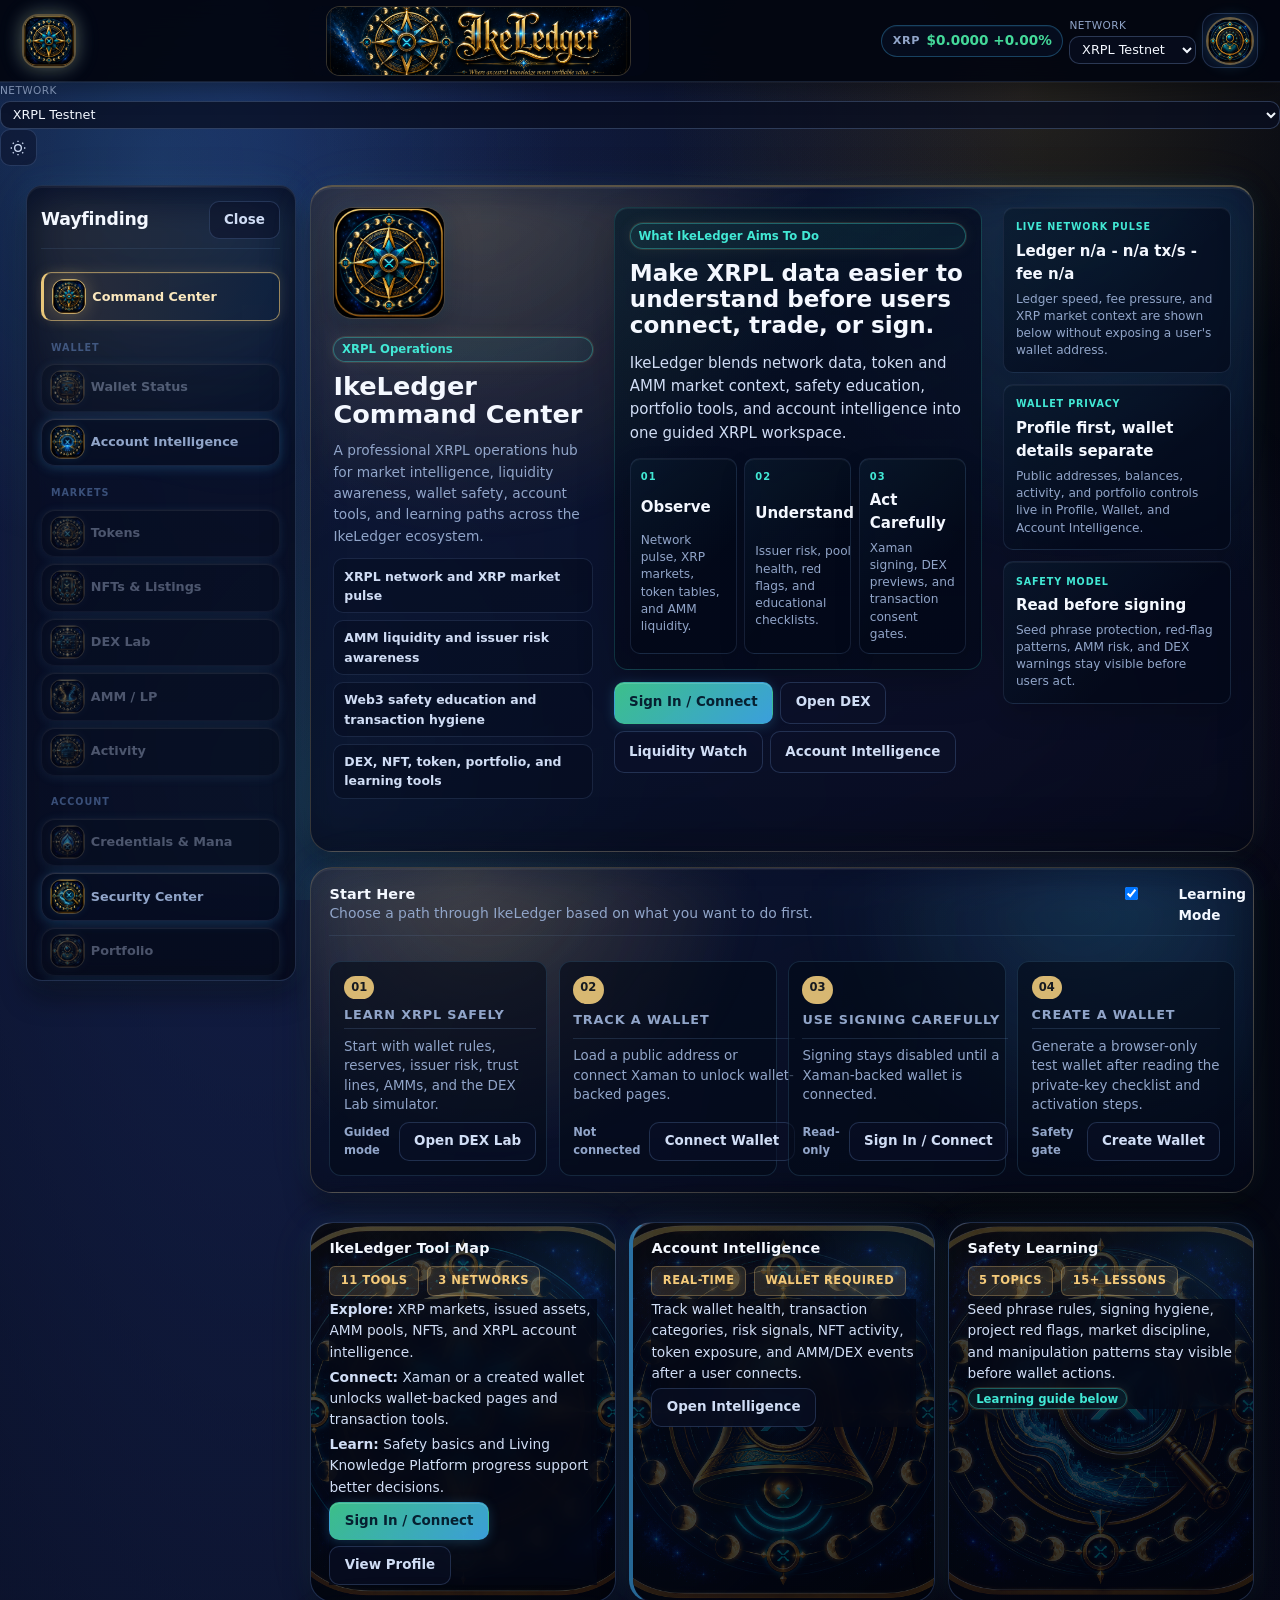
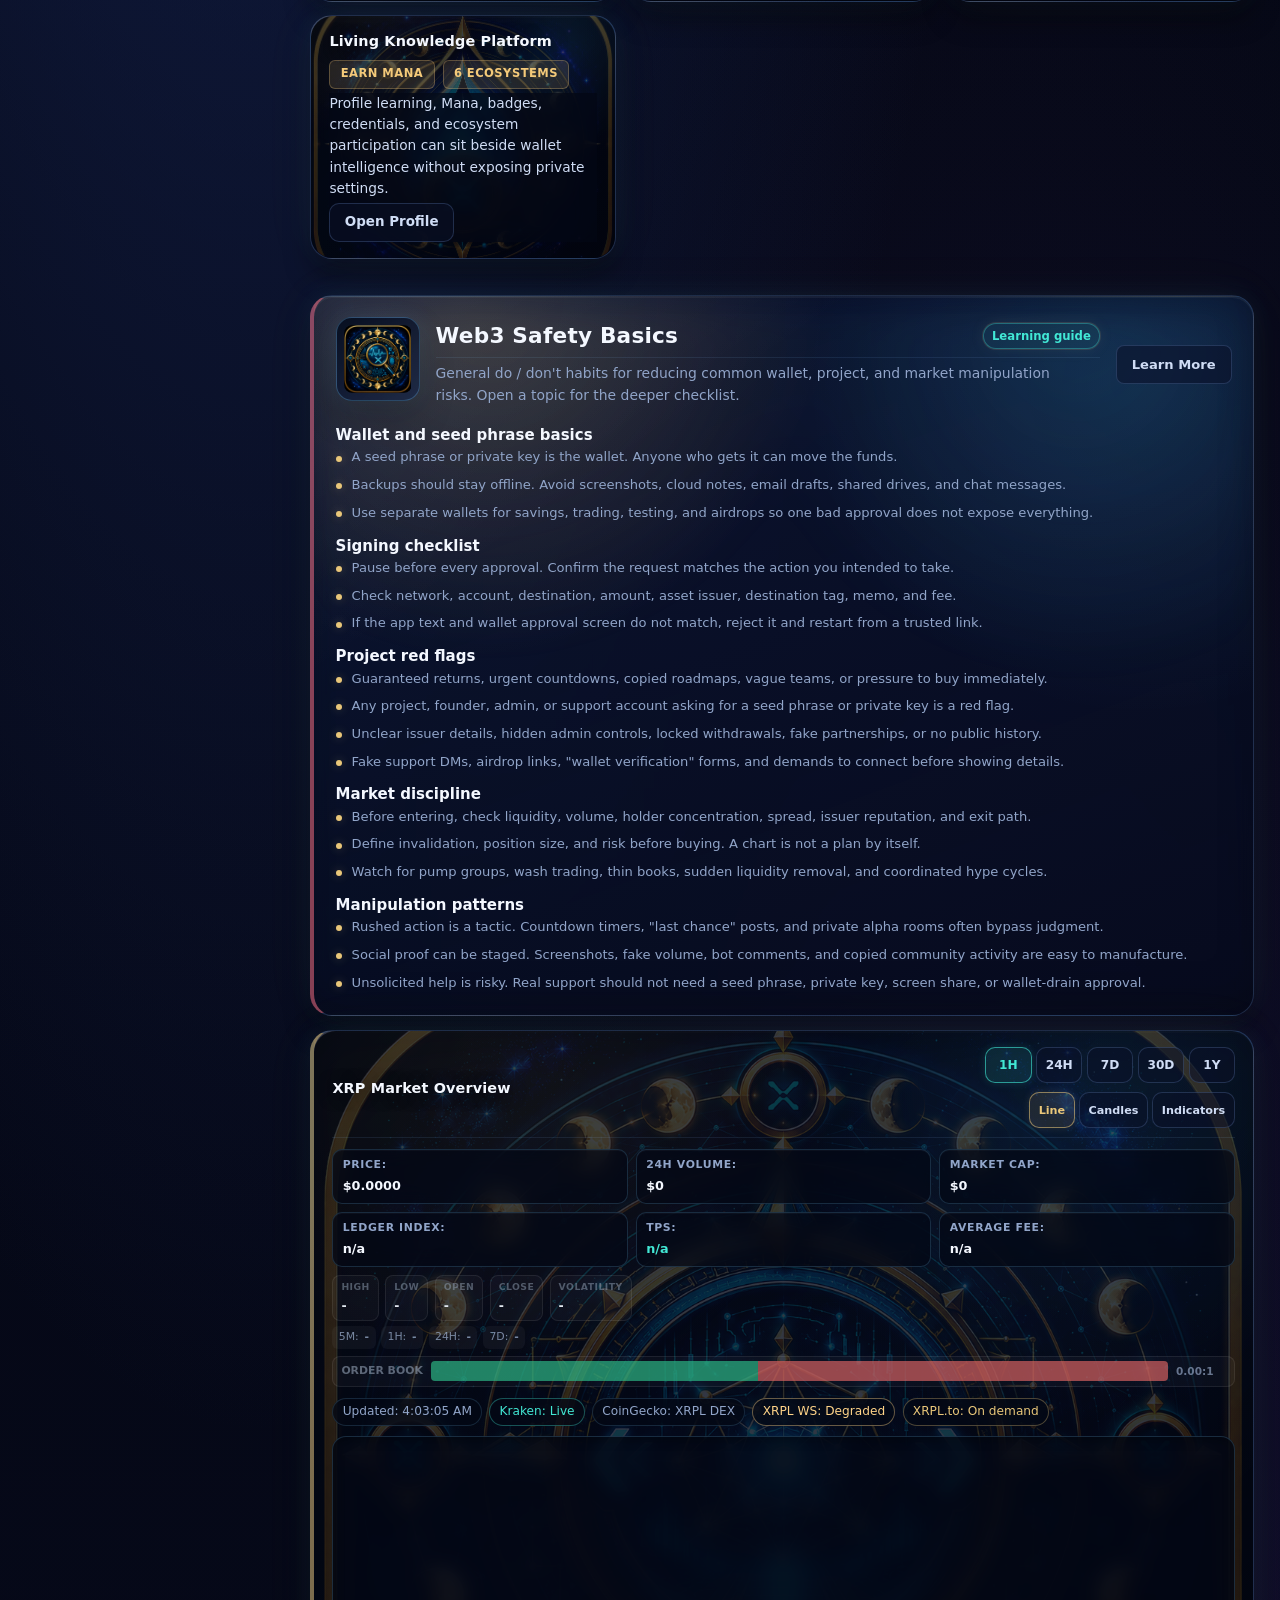
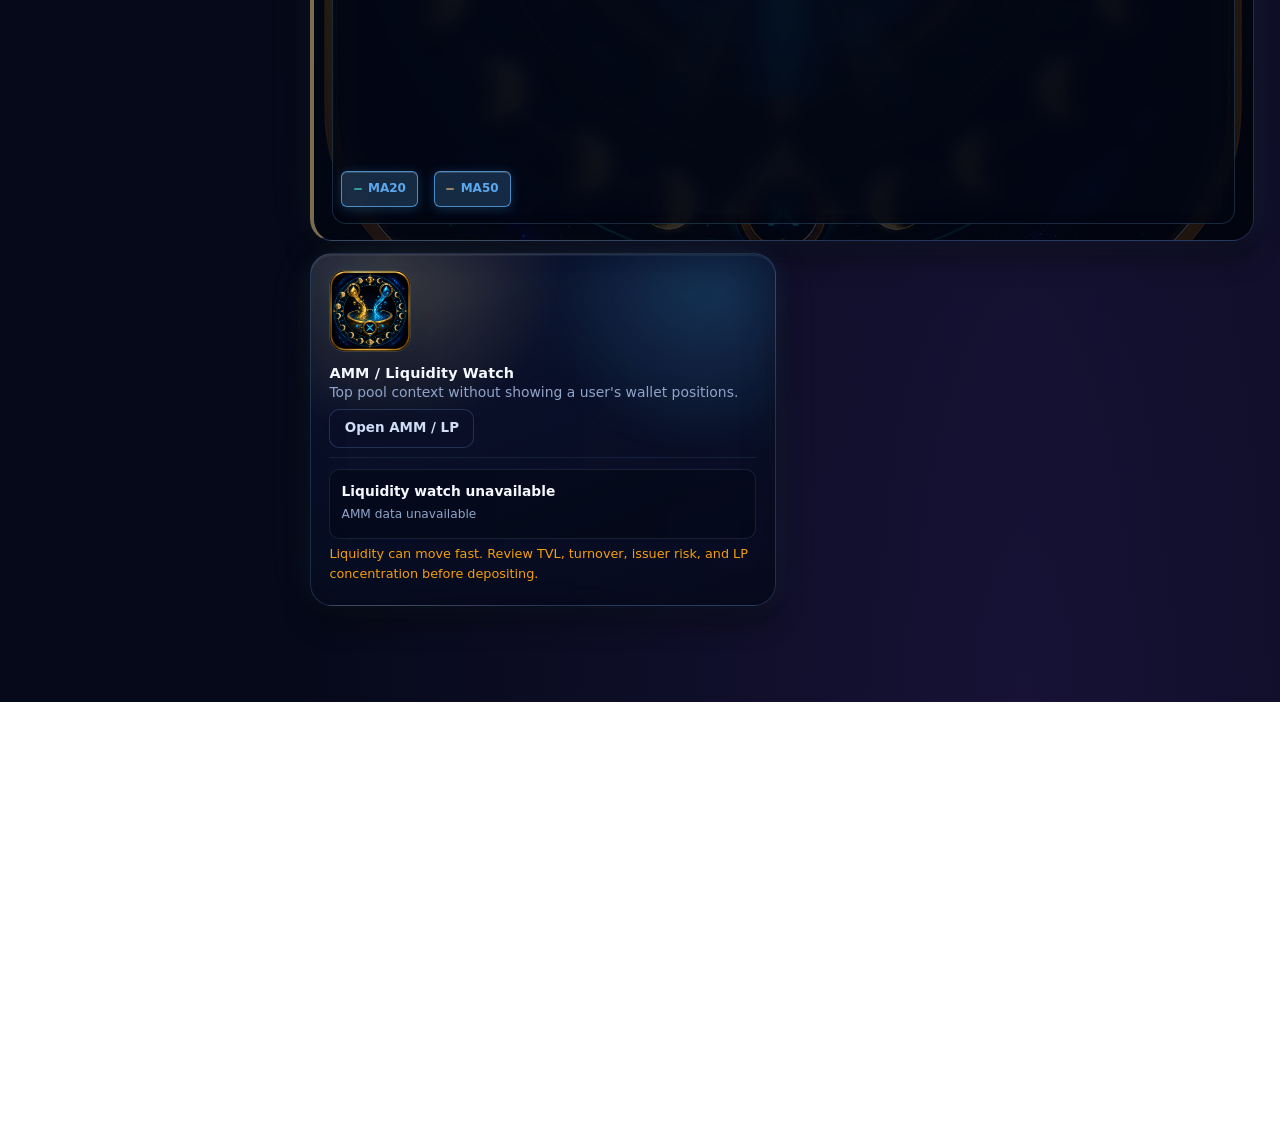
<file: ikeledger/index.html>
<!doctype html>
<html lang="en">
  <head>
    <meta charset="UTF-8" />
    <meta http-equiv="refresh" content="0; url=../index.html" />
    <title>IkeLedger</title>
  </head>
  <body>
    <p>Use the root index: <a href="../index.html">../index.html</a></p>
  </body>
</html>
</file>
<file: ikeledger/css/ikeledger.css>
/* ---------------------------------------------
   IkeLedger Design System
   Where ancestral knowledge meets verifiable value.
   --------------------------------------------- */

:root {
  --bg: #050711;
  --bg-soft: #0a1020;
  --bg-0: #040710;
  --bg-1: #0b1330;
  --bg-2: #101d45;

  --card: rgba(10, 18, 34, 0.78);
  --card-strong: rgba(12, 24, 44, 0.92);
  --surface: rgba(11, 19, 48, 0.62);
  --surface-2: rgba(16, 24, 56, 0.88);

  --border: rgba(255, 215, 120, 0.22);
  --border-cyan: rgba(54, 220, 255, 0.24);
  --line: rgba(142, 193, 255, 0.22);

  --gold: #f5c76b;
  --mana-gold: #e9c77a;
  --cyan: #35d8ff;
  --xrp-blue: #46bcff;
  --turquoise: #42e8d5;
  --emerald: #44d999;
  --violet: #9b5cff;

  --text: #f6f1df;
  --ink-0: #f4f8ff;
  --ink-1: #d0ddf5;
  --ink-2: #91a5c9;
  --muted: #9ca8bc;

  --danger: #ff5f6d;
  --warning: #f7b955;
  --warn: #ffd489;
  --success: #39e6a3;
  --safe: #8df0bf;

  --shadow: 0 24px 64px rgba(0, 0, 0, 0.48);
  --shadow-sm: 0 8px 24px rgba(0, 0, 0, 0.32);
  --shadow-card: 0 4px 24px rgba(0, 0, 0, 0.36), inset 0 1px 0 rgba(255, 255, 255, 0.04);

  --glow-gold: 0 0 18px rgba(233, 199, 122, 0.3);
  --glow-cyan: 0 0 18px rgba(70, 188, 255, 0.28);

  --radius-sm: 10px;
  --radius-md: 14px;
  --radius-lg: 16px;
  --radius-xl: 22px;
  --radius-2xl: 28px;
}

body.light-mode {
  --bg: #f0f4ff;
  --bg-soft: #e8eeff;
  --bg-0: #edf2ff;
  --bg-1: #f3f7ff;
  --bg-2: #ffffff;
  --surface: rgba(255, 255, 255, 0.86);
  --surface-2: rgba(255, 255, 255, 0.96);
  --card: rgba(255, 255, 255, 0.82);
  --card-strong: rgba(255, 255, 255, 0.98);
  --line: rgba(49, 109, 214, 0.2);
  --border: rgba(200, 160, 40, 0.32);
  --border-cyan: rgba(30, 160, 214, 0.26);
  --ink-0: #1b2742;
  --ink-1: #2c3f66;
  --ink-2: #536895;
  --muted: #7080a0;
  --shadow: 0 16px 42px rgba(29, 60, 118, 0.14);
  --shadow-sm: 0 6px 18px rgba(29, 60, 118, 0.1);
  --shadow-card: 0 4px 20px rgba(29, 60, 118, 0.12), inset 0 1px 0 rgba(255, 255, 255, 0.8);
  --glow-gold: 0 0 12px rgba(200, 160, 40, 0.2);
  --glow-cyan: 0 0 12px rgba(30, 130, 200, 0.18);
}

body.accent-gold {
  --cyan: #f5c76b;
  --xrp-blue: #e9c77a;
  --turquoise: #ffd489;
  --border-cyan: rgba(233, 199, 122, 0.34);
  --line: rgba(233, 199, 122, 0.24);
  --glow-cyan: 0 0 18px rgba(233, 199, 122, 0.3);
}

body.accent-emerald {
  --cyan: #44d999;
  --xrp-blue: #39e6a3;
  --turquoise: #8df0bf;
  --border-cyan: rgba(68, 217, 153, 0.32);
  --line: rgba(68, 217, 153, 0.24);
  --glow-cyan: 0 0 18px rgba(68, 217, 153, 0.28);
}

/* ---------------------------------------------
   Base Reset
   --------------------------------------------- */

*,
*::before,
*::after {
  box-sizing: border-box;
}

html {
  max-width: 100%;
  overflow-x: hidden;
}

body {
  margin: 0;
  padding: 0;
  max-width: 100%;
  overflow-x: hidden;
  color: var(--ink-0);
  background:
    radial-gradient(ellipse at 20% 0%, rgba(27, 44, 102, 0.8) 0%, transparent 55%),
    radial-gradient(ellipse at 80% 100%, rgba(100, 60, 180, 0.18) 0%, transparent 50%),
    linear-gradient(180deg, var(--bg-0) 0%, #06091a 100%);
  font-family: "Segoe UI", "Trebuchet MS", system-ui, sans-serif;
  font-size: 15px;
  line-height: 1.55;
  min-height: 100vh;
}

img,
canvas,
svg,
video {
  max-width: 100%;
}

h1, h2, h3, h4, h5, h6 {
  margin: 0;
  line-height: 1.25;
}

p {
  margin: 0;
}

/* ---------------------------------------------
   Cosmic Background
   --------------------------------------------- */

.cosmic-bg {
  position: fixed;
  inset: 0;
  z-index: -2;
  background:
    radial-gradient(circle at 12% 18%, rgba(70, 188, 255, 0.15), transparent 30%),
    radial-gradient(circle at 80% 10%, rgba(233, 199, 122, 0.14), transparent 28%),
    radial-gradient(circle at 78% 78%, rgba(155, 92, 255, 0.12), transparent 32%),
    radial-gradient(circle at 25% 88%, rgba(66, 232, 213, 0.11), transparent 28%),
    radial-gradient(circle at 50% 50%, rgba(70, 100, 200, 0.06), transparent 60%);
  pointer-events: none;
}

/* ---------------------------------------------
   Typography
   --------------------------------------------- */

.eyebrow {
  margin: 0;
  font-size: 0.68rem;
  font-weight: 700;
  text-transform: uppercase;
  letter-spacing: 0.14em;
  color: var(--turquoise);
}

.muted {
  color: var(--ink-2);
  font-size: 0.87rem;
}

.feedback {
  min-height: 1.1rem;
  margin: 0;
  font-size: 0.84rem;
}

.warning {
  color: #ffc8be;
  font-weight: 600;
  font-size: 0.87rem;
  margin: 0;
}

.warning-inline {
  color: var(--warn);
  font-size: 0.83rem;
  margin: 0.45rem 0 0;
}

/* Heading hierarchy inside cards */
.glass-card h2 {
  font-size: 1.08rem;
  font-weight: 700;
  color: var(--ink-0);
  letter-spacing: -0.01em;
}

.glass-card h3 {
  font-size: 0.9rem;
  font-weight: 700;
  color: var(--ink-0);
  letter-spacing: 0.01em;
}

.glass-card h4 {
  font-size: 0.8rem;
  font-weight: 700;
  text-transform: uppercase;
  letter-spacing: 0.07em;
  color: var(--ink-2);
  padding-bottom: 0.32rem;
  border-bottom: 1px solid rgba(142, 193, 255, 0.15);
  margin-bottom: 0.4rem;
}

/* ---------------------------------------------
   Forms
   --------------------------------------------- */

input,
select,
button,
textarea {
  font: inherit;
}

input,
select,
textarea {
  display: block;
  width: 100%;
  border: 1px solid rgba(121, 154, 206, 0.32);
  background: rgba(8, 14, 32, 0.75);
  color: var(--ink-0);
  border-radius: var(--radius-sm);
  padding: 0.54rem 0.68rem;
  transition: border-color 0.18s, box-shadow 0.18s;
}

input:focus,
select:focus,
textarea:focus {
  outline: none;
  border-color: rgba(70, 188, 255, 0.6);
  box-shadow: 0 0 0 3px rgba(70, 188, 255, 0.14);
}

label {
  display: grid;
  gap: 0.28rem;
  color: var(--ink-1);
  font-size: 0.85rem;
}

.profile-editor textarea {
  resize: vertical;
  min-height: 110px;
}

/* ---------------------------------------------
   Buttons
   --------------------------------------------- */

button {
  display: inline-flex;
  align-items: center;
  justify-content: center;
  gap: 0.4rem;
  border: 1px solid transparent;
  border-radius: var(--radius-sm);
  padding: 0.5rem 0.9rem;
  min-height: 36px;
  cursor: pointer;
  font-weight: 700;
  font-size: 0.84rem;
  transition: filter 0.15s ease, box-shadow 0.15s ease, transform 0.1s ease;
  white-space: nowrap;
  background: linear-gradient(140deg, rgba(68, 217, 153, 0.88), rgba(70, 188, 255, 0.84));
  color: #062031;
  box-shadow: 0 2px 12px rgba(70, 188, 255, 0.22), inset 0 1px 0 rgba(255, 255, 255, 0.15);
}

button:hover {
  filter: brightness(1.1);
  box-shadow: 0 4px 18px rgba(70, 188, 255, 0.32), inset 0 1px 0 rgba(255, 255, 255, 0.2);
}

button:active {
  transform: translateY(1px);
  filter: brightness(0.96);
}

button:focus-visible {
  outline: 2px solid rgba(70, 188, 255, 0.82);
  outline-offset: 2px;
}

button:disabled {
  opacity: 0.38;
  cursor: not-allowed;
  filter: none;
  transform: none;
  box-shadow: none;
}

button.ghost {
  background: rgba(12, 18, 40, 0.55);
  color: var(--ink-1);
  border-color: rgba(108, 143, 204, 0.26);
  box-shadow: none;
}

button.ghost:hover {
  background: rgba(20, 32, 68, 0.72);
  border-color: rgba(108, 143, 204, 0.48);
  color: var(--ink-0);
  filter: none;
  box-shadow: inset 0 1px 0 rgba(255, 255, 255, 0.06);
}

.icon-btn {
  padding: 0.26rem;
  min-width: 2.3rem;
  min-height: 2.3rem;
}

.icon-only {
  padding: 0.18rem;
  border-radius: var(--radius-md);
  min-width: 3.4rem;
  min-height: 3.4rem;
  background: rgba(10, 18, 42, 0.65);
  border-color: rgba(108, 143, 204, 0.28);
  box-shadow: none;
}

.icon-only img {
  width: 3rem;
  height: 3rem;
  border-radius: 50%;
  object-fit: cover;
  object-position: center top;
  border: 2px solid rgba(233, 199, 122, 0.44);
  box-shadow: 0 0 16px rgba(70, 188, 255, 0.2);
}

/* ---------------------------------------------
   Top Navigation
   --------------------------------------------- */

.top-nav {
  position: sticky;
  top: 0;
  left: 0;
  right: 0;
  z-index: 30;
  display: grid;
  grid-template-columns: auto 1fr auto;
  align-items: center;
  gap: 0.75rem;
  padding: 0.42rem 1rem;
  border-bottom: 1px solid rgba(142, 193, 255, 0.14);
  background: rgba(3, 6, 16, 0.94);
  backdrop-filter: blur(18px);
  box-shadow: 0 1px 0 rgba(255, 255, 255, 0.04), 0 4px 24px rgba(0, 0, 0, 0.4);
}

/* -- Center wordmark title -- */
.nav-wordmark {
  display: flex;
  justify-content: center;
  align-items: center;
  overflow: hidden;
}

.nav-wordmark img {
  height: 52px;
  width: auto;
  max-width: 100%;
  border-radius: 10px;
  border: 1px solid rgba(233, 199, 122, 0.22);
  display: block;
}

/* -- Logo button (sidebar toggle) -- */
.nav-logo-btn {
  background: none;
  border: none;
  padding: 0;
  border-radius: var(--radius-md);
  cursor: pointer;
  display: grid;
  place-items: center;
  min-height: unset;
  flex-shrink: 0;
  box-shadow: none;
}

.nav-logo-btn img {
  width: 64px;
  height: 64px;
  border-radius: 16px;
  object-fit: cover;
  border: 2px solid rgba(233, 199, 122, 0.4);
  box-shadow: 0 0 24px rgba(70, 188, 255, 0.18), var(--glow-gold);
  display: block;
  transition: box-shadow 0.2s, border-color 0.2s, transform 0.15s;
}

.nav-logo-btn:hover img {
  box-shadow: 0 0 32px rgba(70, 188, 255, 0.36), 0 0 20px rgba(233, 199, 122, 0.28);
  border-color: rgba(233, 199, 122, 0.7);
  transform: scale(1.04);
}

.nav-logo-btn:focus-visible {
  outline: 2px solid rgba(70, 188, 255, 0.8);
  outline-offset: 3px;
  border-radius: var(--radius-md);
}

/* -- XRP live price chip -- */
.xrp-price-chip {
  display: inline-flex;
  align-items: center;
  gap: 0.4rem;
  padding: 0.28rem 0.66rem;
  border-radius: 999px;
  border: 1px solid rgba(70, 188, 255, 0.3);
  background: rgba(8, 16, 36, 0.7);
  white-space: nowrap;
  flex-shrink: 0;
  box-shadow: inset 0 1px 0 rgba(70, 188, 255, 0.08);
}

.xrp-price-label {
  color: var(--ink-2);
  font-size: 0.7rem;
  font-weight: 700;
  text-transform: uppercase;
  letter-spacing: 0.06em;
}

.xrp-price-chip strong {
  color: var(--xrp-blue);
  font-size: 0.85rem;
  font-weight: 700;
}

/* ---------------------------------------------
   Nav Links + Sidebar + Bottom buttons
   --------------------------------------------- */

.top-link,
.bottom-link,
.sidebar-btn {
  display: inline-flex;
  align-items: center;
  gap: 0.38rem;
  border: 1px solid rgba(108, 143, 204, 0.24);
  background: rgba(14, 22, 50, 0.46);
  color: var(--ink-2);
  padding: 0.38rem 0.62rem;
  border-radius: 999px;
  cursor: pointer;
  font-size: 0.8rem;
  font-weight: 600;
  transition: border-color 0.18s, color 0.18s, background 0.18s, box-shadow 0.18s;
  white-space: nowrap;
}

.top-link:hover,
.sidebar-btn:hover {
  background: rgba(22, 34, 78, 0.7);
  border-color: rgba(108, 143, 204, 0.5);
  color: var(--ink-1);
}

.top-link.is-active,
.bottom-link.is-active,
.sidebar-btn.is-active {
  border-color: rgba(233, 199, 122, 0.6);
  color: #fbe8be;
  background: rgba(18, 28, 58, 0.78);
  box-shadow: 0 0 14px rgba(233, 199, 122, 0.14), inset 0 1px 0 rgba(233, 199, 122, 0.08);
}

.top-link:focus-visible,
.sidebar-btn:focus-visible,
.bottom-link:focus-visible {
  outline: 2px solid rgba(70, 188, 255, 0.75);
  outline-offset: 2px;
}

.top-controls {
  display: flex;
  align-items: center;
  justify-content: flex-end;
  gap: 0.38rem;
  flex-wrap: wrap;
}

.inline-control {
  display: grid;
  gap: 0.14rem;
  font-size: 0.66rem;
  color: var(--ink-2);
  text-transform: uppercase;
  letter-spacing: 0.04em;
}

.inline-control select {
  min-width: 118px;
  padding: 0.3rem 0.48rem;
  font-size: 0.8rem;
}

/* ---------------------------------------------
   Nav Icons
   --------------------------------------------- */

.nav-icon {
  width: 1.85rem;
  height: 1.85rem;
  border-radius: 50%;
  border: 1.5px solid rgba(233, 199, 122, 0.48);
  background: radial-gradient(circle at 30% 25%, rgba(73, 228, 255, 0.18), rgba(8, 14, 32, 0.88));
  display: inline-grid;
  place-items: center;
  overflow: hidden;
  flex: 0 0 auto;
  box-shadow: 0 0 8px rgba(70, 188, 255, 0.1);
  transition: box-shadow 0.18s, border-color 0.18s;
}

.nav-icon img {
  width: 100%;
  height: 100%;
  object-fit: cover;
}

.sidebar-btn:hover .nav-icon {
  box-shadow: 0 0 14px rgba(70, 188, 255, 0.22);
  border-color: rgba(233, 199, 122, 0.72);
}

.sidebar-btn.is-active .nav-icon {
  border-color: rgba(233, 199, 122, 0.82);
  box-shadow: 0 0 18px rgba(233, 199, 122, 0.28);
}

.nav-icon-lg {
  width: 2.1rem;
  height: 2.1rem;
}

/* ---------------------------------------------
   Main App Layout
   --------------------------------------------- */

.ledger-app {
  width: min(1500px, 96vw);
  margin: 1.2rem auto 6rem;
  min-width: 0;
}

.workspace-grid {
  display: grid;
  grid-template-columns: minmax(235px, 270px) 1fr;
  gap: 0.9rem;
  align-items: start;
  min-width: 0;
}

.workspace-grid.sidebar-closed {
  grid-template-columns: 1fr;
}

.workspace-grid.sidebar-closed .sidebar-panel {
  display: none;
}

/* ---------------------------------------------
   Glass Card
   --------------------------------------------- */

.glass-card {
  border: 1px solid rgba(142, 193, 255, 0.18);
  border-radius: var(--radius-xl);
  background: linear-gradient(160deg, rgba(12, 22, 52, 0.72), rgba(8, 14, 36, 0.64));
  box-shadow:
    var(--shadow-card),
    0 0 24px rgba(70, 188, 255, 0.07),
    0 0 48px rgba(233, 199, 122, 0.04);
  backdrop-filter: blur(10px);
  padding: 1rem 1.15rem;
  min-width: 0;
  transition: border-color 0.25s, box-shadow 0.25s;
  position: relative;
}

/* Subtle inner top highlight line */
.glass-card::before {
  content: "";
  position: absolute;
  top: 0;
  left: 12%;
  right: 12%;
  height: 1px;
  background: linear-gradient(90deg, transparent, rgba(255, 255, 255, 0.09), transparent);
  border-radius: 999px;
  pointer-events: none;
}

.glass-card:hover {
  border-color: rgba(70, 188, 255, 0.36);
  box-shadow:
    0 8px 40px rgba(0, 0, 0, 0.52),
    0 0 36px rgba(70, 188, 255, 0.14),
    0 0 60px rgba(233, 199, 122, 0.07),
    inset 0 1px 0 rgba(255, 255, 255, 0.07);
}

/* ---------------------------------------------
   Sidebar
   --------------------------------------------- */

.sidebar-panel {
  display: grid;
  grid-template-rows: auto 1fr auto;
  gap: 0.75rem;
  position: sticky;
  top: 1rem;
  height: calc(100vh - 6.5rem);
  overflow-y: auto;
  scrollbar-width: thin;
  scrollbar-color: rgba(108, 143, 204, 0.24) transparent;
  /* Slightly darker than main cards */
  background: linear-gradient(180deg, rgba(8, 14, 36, 0.82), rgba(6, 10, 28, 0.78)) !important;
}

.sidebar-nav {
  display: grid;
  gap: 0.18rem;
  align-content: start;
  padding-bottom: 0.5rem;
}

.nav-section-label {
  font-size: 0.6rem;
  font-weight: 700;
  letter-spacing: 0.1em;
  text-transform: uppercase;
  color: rgba(108, 143, 204, 0.5);
  padding: 0.6rem 0.62rem 0.1rem;
  margin-top: 0.25rem;
  pointer-events: none;
  user-select: none;
}

.sidebar-btn {
  text-align: left;
  border-radius: var(--radius-sm);
  width: 100%;
  justify-content: flex-start;
  padding: 0.46rem 0.62rem;
}

/* Active sidebar item — left gold accent bar */
.sidebar-btn.is-active {
  border-radius: var(--radius-sm);
  border-left: 3px solid var(--mana-gold);
  padding-left: calc(0.62rem - 2px);
}

/* ---------------------------------------------
   Dashboard Column
   --------------------------------------------- */

.dashboard-column {
  display: grid;
  gap: 0.9rem;
  min-width: 0;
}

.page-section {
  display: none;
}

.page-section.active {
  display: grid;
  gap: 0.9rem;
}

/* Page section header */
.page-hero {
  padding: 0.5rem 0.1rem 0.2rem;
}

.page-hero h2 {
  font-size: 1.25rem;
  font-weight: 800;
  color: var(--ink-0);
  letter-spacing: -0.02em;
  margin-bottom: 0.22rem;
}

.page-hero .muted {
  font-size: 0.86rem;
}


.command-auth-panel {
  display: grid;
  gap: 1rem;
  border-color: rgba(70, 188, 255, 0.28);
  background:
    linear-gradient(135deg, rgba(8, 16, 42, 0.96), rgba(12, 28, 58, 0.82)),
    rgba(6, 10, 26, 0.9);
}

.command-auth-grid {
  display: grid;
  grid-template-columns: minmax(240px, 0.9fr) minmax(280px, 1.1fr);
  gap: 0.85rem;
}

.command-auth-card {
  display: grid;
  gap: 0.72rem;
  align-content: start;
  padding: 0.95rem;
  border: 1px solid rgba(118, 153, 212, 0.18);
  border-radius: var(--radius-md);
  background: rgba(5, 11, 28, 0.58);
  box-shadow: inset 0 1px 0 rgba(255, 255, 255, 0.04);
}

.command-auth-card h3 {
  margin: 0;
  color: var(--ink-0);
  font-size: 1rem;
}

.command-auth-card .muted {
  line-height: 1.5;
}

.command-auth-card label {
  gap: 0.28rem;
}

.command-auth-card button {
  min-height: 42px;
}

#commandXummSignInButton {
  min-height: 48px;
  border-color: rgba(66, 232, 213, 0.38);
  background: linear-gradient(135deg, rgba(66, 232, 213, 0.94), rgba(70, 188, 255, 0.9));
  color: #041625;
  font-weight: 900;
  box-shadow: 0 12px 28px rgba(70, 188, 255, 0.22);
}

.command-auth-card .button-row {
  margin-top: 0.1rem;
}

.command-auth-panel .feedback {
  min-height: 1.2rem;
}
.command-overview {
  display: grid;
  gap: 0.72rem;
  padding: 0.2rem 0;
}

.command-overview h1 {
  margin: 0;
  color: var(--ink-0);
  font-size: clamp(1.45rem, 2vw, 2.05rem);
  line-height: 1.08;
}

.command-overview p {
  margin: 0;
  color: var(--ink-2);
  font-size: 0.86rem;
  line-height: 1.55;
}

.command-overview-list {
  display: grid;
  gap: 0.42rem;
}

.command-overview-list span {
  padding: 0.45rem 0.62rem;
  border: 1px solid rgba(118, 153, 212, 0.17);
  border-radius: var(--radius-sm);
  background: rgba(5, 10, 26, 0.38);
  color: var(--ink-1);
  font-size: 0.78rem;
  font-weight: 700;
}

.command-hero-main {
  gap: 0.8rem;
}

.command-mission-panel {
  display: grid;
  gap: 0.8rem;
  padding: 0.95rem;
  border: 1px solid rgba(66, 232, 213, 0.18);
  border-radius: var(--radius-md);
  background:
    linear-gradient(135deg, rgba(66, 232, 213, 0.08), transparent 42%),
    linear-gradient(180deg, rgba(6, 13, 32, 0.82), rgba(5, 10, 26, 0.66));
  box-shadow:
    inset 0 1px 0 rgba(255, 255, 255, 0.06),
    0 18px 38px rgba(0, 0, 0, 0.18);
}

.command-mission-panel h2 {
  margin: 0;
  color: var(--ink-0);
  font-size: clamp(1.18rem, 1.8vw, 1.72rem);
  line-height: 1.12;
  letter-spacing: 0;
}

.command-mission-panel p {
  margin: 0;
  color: var(--ink-1);
  line-height: 1.56;
}

.command-proof-grid {
  display: grid;
  grid-template-columns: repeat(3, minmax(0, 1fr));
  gap: 0.48rem;
}

.command-proof-grid div,
.command-live-card,
.command-watch-kpis div,
.command-watch-focus {
  border: 1px solid rgba(118, 153, 212, 0.16);
  border-radius: var(--radius-sm);
  background:
    linear-gradient(135deg, rgba(70, 188, 255, 0.07), transparent 62%),
    rgba(4, 9, 24, 0.72);
  box-shadow:
    inset 0 1px 0 rgba(255, 255, 255, 0.05),
    0 12px 26px rgba(0, 0, 0, 0.16);
}

.command-proof-grid div {
  display: grid;
  gap: 0.28rem;
  padding: 0.62rem;
}

.command-proof-grid span {
  color: var(--turquoise);
  font-size: 0.62rem;
  font-weight: 900;
  letter-spacing: 0.12em;
}

.command-proof-grid strong,
.command-live-card strong,
.command-watch-focus strong {
  color: var(--ink-0);
  font-weight: 900;
}

.command-proof-grid em,
.command-live-card p,
.command-watch-focus span,
.command-watch-empty p {
  color: var(--ink-2);
  font-size: 0.76rem;
  font-style: normal;
  line-height: 1.42;
}

.command-cta-row {
  display: flex;
  flex-wrap: wrap;
  gap: 0.45rem;
}

.command-cta-row button {
  min-height: 42px;
}

.command-hero-right {
  gap: 0.55rem;
}

.command-live-card {
  display: grid;
  gap: 0.28rem;
  padding: 0.76rem;
}

.command-live-card .meta-label {
  color: var(--turquoise);
}

.command-liquidity-card {
  min-height: 0;
}

.command-amm-watch {
  display: grid;
  gap: 0.62rem;
}

.command-watch-kpis {
  display: grid;
  grid-template-columns: repeat(2, minmax(0, 1fr));
  gap: 0.42rem;
}

.command-watch-kpis div {
  display: grid;
  gap: 0.08rem;
  padding: 0.52rem 0.6rem;
}

.command-watch-kpis span {
  color: var(--ink-2);
  font-size: 0.62rem;
  font-weight: 800;
  letter-spacing: 0.08em;
  text-transform: uppercase;
}

.command-watch-kpis strong {
  color: var(--ink-0);
  font-size: 0.92rem;
  line-height: 1.2;
}

.command-watch-focus {
  display: grid;
  gap: 0.46rem;
  padding: 0.62rem;
}

.command-watch-empty {
  border: 1px solid rgba(118, 153, 212, 0.16);
  border-radius: var(--radius-sm);
  padding: 0.7rem;
  background: rgba(4, 9, 24, 0.62);
}

.command-watch-empty strong {
  color: var(--ink-0);
}
/* ---------------------------------------------
   Account Hero
   --------------------------------------------- */

.account-hero {
  display: grid;
  grid-template-columns: 1fr 1.42fr 0.88fr;
  gap: 1rem 1.3rem;
  align-items: start;
  background: linear-gradient(135deg, rgba(9, 17, 45, 0.96), rgba(14, 26, 60, 0.78));
  border-color: rgba(233, 199, 122, 0.2);
  padding: 1.25rem 1.4rem;
  /* Gold top accent border */
  border-top: 2px solid rgba(233, 199, 122, 0.36);
  box-shadow: var(--shadow-card), 0 0 40px rgba(233, 199, 122, 0.06);
}

.account-hero-left {
  display: flex;
  flex-direction: column;
  gap: 0.8rem;
  align-items: flex-start;
  min-width: 0;
}

.account-hero-main,
.account-hero-right {
  display: grid;
  gap: 0.72rem;
  align-content: start;
  min-width: 0;
}

.avatar-pill {
  width: 56px;
  height: 56px;
  position: relative;
  isolation: isolate;
  border-radius: var(--avatar-border-radius, 50%);
  display: grid;
  place-items: center;
  font-weight: 800;
  font-size: 1.1rem;
  background: transparent;
  color: #10203a;
  flex-shrink: 0;
  border: 0;
  box-shadow: 0 0 22px rgba(233, 199, 122, 0.28), 0 4px 16px rgba(0, 0, 0, 0.3);
  overflow: visible;
  line-height: 1;
  padding: 0;
}

.avatar-pill::before,
.avatar-pill::after {
  content: "";
  position: absolute;
  pointer-events: none;
}

.avatar-pill::before {
  inset: calc(var(--avatar-border-width, 2px) * -1);
  z-index: -2;
  border-radius: var(--avatar-outer-border-radius, var(--avatar-border-radius, 50%));
  clip-path: var(--avatar-clip-path, none);
  background: var(--avatar-border-color, rgba(233, 199, 122, 0.72));
  box-shadow:
    var(--avatar-glow, 0 0 22px rgba(233, 199, 122, 0.28)),
    0 0 18px color-mix(in srgb, var(--avatar-border-color, #e9c77a) 36%, transparent);
}

.avatar-pill::after {
  inset: 0;
  z-index: -1;
  border-radius: var(--avatar-border-radius, 50%);
  clip-path: var(--avatar-clip-path, none);
  background: linear-gradient(135deg, rgba(233, 199, 122, 0.94), rgba(70, 188, 255, 0.82));
}

.avatar-pill img {
  position: relative;
  z-index: 1;
  width: 100%;
  height: 100%;
  object-fit: cover;
  object-position: center top;
  border-radius: var(--avatar-border-radius, 50%);
  clip-path: var(--avatar-clip-path, none);
  display: block;
}

.avatar-clickable {
  cursor: pointer;
  transition: box-shadow 0.2s, border-color 0.2s, transform 0.15s;
}

.avatar-clickable:hover {
  box-shadow: 0 0 32px rgba(70, 188, 255, 0.38), 0 0 20px rgba(233, 199, 122, 0.28), 0 8px 22px rgba(0, 0, 0, 0.34);
  transform: scale(1.05);
}

.avatar-hero {
  width: 86px;
  height: 86px;
  font-size: 1.65rem;
  border-radius: var(--avatar-border-radius, 50%);
  box-shadow: var(--avatar-glow, 0 0 28px rgba(70, 188, 255, 0.35)), 0 0 60px rgba(233, 199, 122, 0.15), 0 6px 24px rgba(0, 0, 0, 0.4);
  transition: box-shadow 0.4s ease, border-radius 0.3s ease, transform 0.2s ease;
}

.avatar-hero img {
  border-radius: var(--avatar-border-radius, 50%);
}

.avatar-shape-circle  { --avatar-border-radius: 50%; --avatar-outer-border-radius: 50%; --avatar-clip-path: none; }
.avatar-shape-rounded { --avatar-border-radius: 20px; --avatar-outer-border-radius: calc(20px + var(--avatar-border-width, 2px)); --avatar-clip-path: none; }
.avatar-shape-soft    { --avatar-border-radius: 34px; --avatar-outer-border-radius: calc(34px + var(--avatar-border-width, 2px)); --avatar-clip-path: none; }
.avatar-shape-square  { --avatar-border-radius: 6px; --avatar-outer-border-radius: calc(6px + var(--avatar-border-width, 2px)); --avatar-clip-path: none; }
.avatar-shape-arch    { --avatar-border-radius: 48% 48% 18px 18px / 42% 42% 18px 18px; --avatar-outer-border-radius: 50% 50% calc(18px + var(--avatar-border-width, 2px)) calc(18px + var(--avatar-border-width, 2px)) / 44% 44% calc(18px + var(--avatar-border-width, 2px)) calc(18px + var(--avatar-border-width, 2px)); --avatar-clip-path: none; }
.avatar-shape-shield  { --avatar-border-radius: 22px; --avatar-outer-border-radius: 26px; --avatar-clip-path: polygon(50% 0%, 92% 18%, 84% 76%, 50% 100%, 16% 76%, 8% 18%); }
.avatar-shape-hex     { --avatar-border-radius: 18px; --avatar-outer-border-radius: 22px; --avatar-clip-path: polygon(24% 4%, 76% 4%, 100% 50%, 76% 96%, 24% 96%, 0 50%); }
.avatar-shape-diamond { --avatar-border-radius: 18px; --avatar-outer-border-radius: 22px; --avatar-clip-path: polygon(50% 0%, 100% 50%, 50% 100%, 0% 50%); }
.avatar-shape-ticket  { --avatar-border-radius: 30px 8px 30px 8px; --avatar-outer-border-radius: calc(30px + var(--avatar-border-width, 2px)) calc(8px + var(--avatar-border-width, 2px)) calc(30px + var(--avatar-border-width, 2px)) calc(8px + var(--avatar-border-width, 2px)); --avatar-clip-path: none; }

.avatar-xl {
  width: 110px;
  height: 110px;
  font-size: 2rem;
  border-width: 3px;
  box-shadow: 0 0 36px rgba(233, 199, 122, 0.36), 0 0 60px rgba(70, 188, 255, 0.18), 0 6px 24px rgba(0, 0, 0, 0.4);
}

/* ---------------------------------------------
   Hero Avatar Zone & Profile Identity
   --------------------------------------------- */

.hero-avatar-zone {
  display: flex;
  flex-direction: column;
  align-items: center;
  gap: 0.28rem;
}

.avatar-glow-wrap {
  position: relative;
  display: inline-flex;
  align-items: center;
  justify-content: center;
}

.avatar-status-ring {
  position: absolute;
  inset: -5px;
  border-radius: var(--avatar-border-radius, 50%);
  border: 2.5px solid transparent;
  pointer-events: none;
  transition: border-color 0.4s, box-shadow 0.4s, border-radius 0.3s;
}

.avatar-status-ring.status-verified {
  border-color: var(--emerald);
  box-shadow: 0 0 14px rgba(57, 230, 163, 0.55), 0 0 28px rgba(57, 230, 163, 0.25);
  animation: ring-pulse-verified 2.4s ease-in-out infinite;
}

.avatar-status-ring.status-loaded {
  border-color: var(--warn);
  box-shadow: 0 0 12px rgba(255, 212, 137, 0.45), 0 0 24px rgba(255, 212, 137, 0.18);
  animation: ring-pulse-warn 3s ease-in-out infinite;
}

.avatar-status-ring.status-unfunded {
  border-color: var(--danger);
  box-shadow: 0 0 12px rgba(255, 95, 109, 0.45);
}

.avatar-status-ring.status-disconnected {
  border-color: rgba(255, 255, 255, 0.1);
  box-shadow: none;
}

@keyframes ring-pulse-verified {
  0%, 100% { box-shadow: 0 0 14px rgba(57, 230, 163, 0.55), 0 0 28px rgba(57, 230, 163, 0.25); }
  50%       { box-shadow: 0 0 22px rgba(57, 230, 163, 0.8),  0 0 44px rgba(57, 230, 163, 0.4); }
}

@keyframes ring-pulse-warn {
  0%, 100% { box-shadow: 0 0 12px rgba(255, 212, 137, 0.45), 0 0 24px rgba(255, 212, 137, 0.18); }
  50%       { box-shadow: 0 0 20px rgba(255, 212, 137, 0.7),  0 0 38px rgba(255, 212, 137, 0.32); }
}

.avatar-status-label {
  font-size: 0.68rem;
  font-weight: 700;
  text-transform: uppercase;
  letter-spacing: 0.07em;
  color: var(--muted);
  text-align: center;
}

/* ---------------------------------------------
   Avatar Customizer
   --------------------------------------------- */

.avatar-customizer {
  grid-column: 1 / -1;
  margin-top: 0.5rem;
  padding: 1rem 1.1rem;
  border-radius: var(--radius-md);
  background: rgba(10, 18, 40, 0.55);
  border: 1px solid rgba(255, 255, 255, 0.06);
}

.customizer-heading {
  font-size: 0.78rem;
  font-weight: 700;
  text-transform: uppercase;
  letter-spacing: 0.08em;
  color: var(--muted);
  margin: 0 0 0.75rem;
}

.customizer-grid {
  display: grid;
  grid-template-columns: 1fr 1fr;
  gap: 0.75rem 1.2rem;
}

.customizer-label {
  display: flex;
  flex-direction: column;
  gap: 0.35rem;
  font-size: 0.78rem;
  font-weight: 500;
  color: var(--ink-2);
}

.color-picker-row {
  display: flex;
  align-items: center;
  gap: 0.5rem;
}

.color-picker-row input[type="color"] {
  width: 36px;
  height: 28px;
  border: none;
  border-radius: var(--radius-sm);
  cursor: pointer;
  padding: 0;
  background: transparent;
}

.color-picker-swatch {
  width: 28px;
  height: 28px;
  border-radius: var(--radius-sm);
  border: 1px solid rgba(255, 255, 255, 0.12);
  display: inline-block;
  flex-shrink: 0;
}

.style-range {
  width: 100%;
  accent-color: var(--cyan);
  cursor: pointer;
}

/* ---------------------------------------------
   Fund Wallet Card
   --------------------------------------------- */

.fund-wallet-funded {
  display: flex;
  align-items: center;
  gap: 0.65rem;
  color: var(--emerald);
  font-size: 0.9rem;
  font-weight: 600;
  padding: 0.5rem 0;
}

.fund-wallet-address-block {
  display: flex;
  flex-direction: column;
  gap: 0.5rem;
  padding: 1rem;
  border-radius: var(--radius-md);
  background: rgba(0, 0, 0, 0.3);
  border: 1px solid var(--border-cyan);
}

.fund-wallet-addr-label {
  font-size: 0.72rem;
  font-weight: 700;
  text-transform: uppercase;
  letter-spacing: 0.08em;
  color: var(--muted);
}

.fund-wallet-addr-value {
  font-family: "Courier New", Courier, monospace;
  font-size: 0.85rem;
  color: var(--cyan);
  word-break: break-all;
  user-select: all;
  line-height: 1.6;
}

.fund-wallet-amount-row {
  display: flex;
  gap: 0.75rem;
  flex-wrap: wrap;
}

.fund-wallet-amount-tile {
  flex: 1;
  min-width: 120px;
  padding: 0.7rem 0.9rem;
  border-radius: var(--radius-md);
  background: rgba(10, 18, 40, 0.6);
  border: 1px solid rgba(255, 255, 255, 0.06);
}

.fund-tile-label {
  font-size: 0.68rem;
  font-weight: 600;
  text-transform: uppercase;
  letter-spacing: 0.07em;
  color: var(--muted);
  display: block;
  margin-bottom: 0.2rem;
}

.fund-tile-value {
  font-size: 1.1rem;
  font-weight: 800;
  color: var(--mana-gold);
}

.fund-tile-unit {
  font-size: 0.72rem;
  color: var(--muted);
  margin-left: 0.2rem;
}

.fund-wallet-steps {
  display: flex;
  flex-direction: column;
  gap: 0.5rem;
}

.fund-step-row {
  display: flex;
  align-items: flex-start;
  gap: 0.75rem;
  font-size: 0.84rem;
  color: var(--ink-1);
  line-height: 1.5;
}

.fund-step-num {
  flex-shrink: 0;
  width: 1.4rem;
  height: 1.4rem;
  border-radius: 50%;
  background: rgba(66, 232, 213, 0.15);
  border: 1px solid rgba(66, 232, 213, 0.35);
  color: var(--turquoise);
  font-size: 0.7rem;
  font-weight: 800;
  display: flex;
  align-items: center;
  justify-content: center;
  margin-top: 0.1rem;
}

.avatar-upload-hint {
  font-size: 0.66rem;
  color: var(--ink-2);
  text-transform: uppercase;
  letter-spacing: 0.06em;
  opacity: 0.7;
}

/* Rich profile identity block (replaces plain <p> list) */
.profile-status-block {
  display: grid;
  gap: 0.6rem;
  min-width: 0;
}

.profile-identity {
  display: grid;
  gap: 0.6rem;
}

.profile-nameline {
  display: flex;
  flex-direction: column;
  gap: 0.12rem;
}

.profile-display-name {
  font-size: 1.08rem;
  font-weight: 800;
  color: var(--ink-0);
  letter-spacing: -0.02em;
  line-height: 1.2;
}

.profile-handle {
  font-size: 0.82rem;
  color: var(--turquoise);
  font-weight: 600;
  letter-spacing: 0.01em;
}

.profile-realm {
  font-size: 0.8rem;
  color: var(--ink-2);
  margin: 0;
}

.profile-realm .eyebrow {
  display: inline;
  font-size: 0.65rem;
  margin-right: 0.3rem;
}

.profile-bio {
  font-size: 0.83rem;
  color: var(--ink-1);
  line-height: 1.5;
  padding: 0.5rem 0.7rem;
  background: rgba(70, 188, 255, 0.05);
  border-left: 2px solid rgba(70, 188, 255, 0.3);
  border-radius: 0 var(--radius-sm) var(--radius-sm) 0;
  margin: 0;
}

.profile-stat-row {
  display: flex;
  flex-wrap: wrap;
  gap: 0.4rem;
}

.profile-stat {
  display: flex;
  flex-direction: column;
  gap: 0.1rem;
  background: rgba(8, 14, 36, 0.55);
  border: 1px solid rgba(108, 143, 204, 0.2);
  border-radius: var(--radius-sm);
  padding: 0.32rem 0.55rem;
  min-width: 0;
}

.profile-stat-label {
  font-size: 0.62rem;
  font-weight: 700;
  text-transform: uppercase;
  letter-spacing: 0.08em;
  color: var(--ink-2);
}

.profile-stat-value {
  font-size: 0.8rem;
  color: var(--ink-1);
  font-weight: 600;
  white-space: nowrap;
  overflow: hidden;
  text-overflow: ellipsis;
  max-width: 160px;
}

/* ---------------------------------------------
   Profile Photo Upload Zone
   --------------------------------------------- */

.profile-photo-zone {
  display: flex;
  flex-direction: column;
  align-items: center;
  gap: 0.6rem;
  padding: 1.2rem 1rem;
  border: 2px dashed rgba(70, 188, 255, 0.24);
  border-radius: var(--radius-xl);
  background: rgba(8, 14, 36, 0.4);
  transition: border-color 0.2s, background 0.2s;
  cursor: default;
}

.profile-photo-zone.drag-over {
  border-color: rgba(70, 188, 255, 0.7);
  background: rgba(70, 188, 255, 0.08);
}

.photo-drop-hint {
  font-size: 0.76rem;
  margin: 0;
  pointer-events: none;
}

.photo-upload-controls {
  display: flex;
  gap: 0.38rem;
  flex-wrap: wrap;
  justify-content: center;
}

.photo-action-btn {
  font-size: 0.76rem;
  padding: 0.3rem 0.65rem;
  min-height: 30px;
}

/* ---------------------------------------------
   Mainnet Alert
   --------------------------------------------- */

.mainnet-alert {
  display: flex;
  align-items: flex-start;
  gap: 0.5rem;
  padding: 0.55rem 0.75rem;
  background: rgba(255, 95, 109, 0.1);
  border: 1px solid rgba(255, 95, 109, 0.3);
  border-left: 3px solid var(--danger);
  border-radius: var(--radius-sm);
  color: #ffc8be;
  font-size: 0.82rem;
  font-weight: 600;
  line-height: 1.4;
}

.mainnet-alert-icon {
  flex-shrink: 0;
  font-size: 0.9rem;
  margin-top: 0.05rem;
}

/* ---------------------------------------------
   Wallet Meta Tiles
   --------------------------------------------- */

.wallet-meta-grid {
  display: grid;
  grid-template-columns: 1fr 1fr;
  gap: 0.32rem;
}

.wallet-meta-tile {
  display: flex;
  flex-direction: column;
  gap: 0.12rem;
  padding: 0.4rem 0.55rem;
  background: rgba(6, 11, 30, 0.6);
  border: 1px solid rgba(108, 143, 204, 0.18);
  border-radius: var(--radius-sm);
  overflow: hidden;
  transition: border-color 0.18s;
}

.wallet-meta-tile:hover {
  border-color: rgba(108, 143, 204, 0.34);
}

.meta-label {
  font-size: 0.6rem;
  font-weight: 700;
  text-transform: uppercase;
  letter-spacing: 0.09em;
  color: var(--ink-2);
}

.meta-value {
  font-size: 0.8rem;
  color: var(--ink-1);
  font-weight: 600;
  white-space: nowrap;
  overflow: hidden;
  text-overflow: ellipsis;
}

.meta-mono {
  font-family: "Consolas", "SF Mono", "Fira Code", monospace;
  font-size: 0.76rem;
  letter-spacing: 0.02em;
  color: var(--xrp-blue);
}

.wallet-status-panel {
  display: grid;
  gap: 0.48rem;
  padding: 0.72rem;
  border-radius: var(--radius-md);
  border: 1px solid rgba(70, 188, 255, 0.22);
  background:
    linear-gradient(135deg, rgba(53, 216, 255, 0.08), rgba(233, 199, 122, 0.04)),
    rgba(5, 11, 28, 0.66);
  box-shadow: inset 0 1px 0 rgba(255, 255, 255, 0.04);
}

.wallet-status-empty {
  display: flex;
  gap: 0.65rem;
  align-items: flex-start;
  color: var(--ink-2);
  font-size: 0.82rem;
}

.wallet-status-empty strong { color: var(--ink-0); }

.wallet-status-dot {
  width: 0.65rem;
  height: 0.65rem;
  margin-top: 0.28rem;
  border-radius: 50%;
  background: var(--warn);
  box-shadow: 0 0 16px rgba(255, 212, 137, 0.45);
  flex: 0 0 auto;
}

.wallet-status-topline {
  display: flex;
  flex-wrap: wrap;
  gap: 0.35rem;
}

.wallet-balance-strip,
.wallet-ledger-grid {
  display: grid;
  gap: 0.38rem;
}

.wallet-balance-strip { grid-template-columns: repeat(3, minmax(0, 1fr)); }
.wallet-ledger-grid { grid-template-columns: repeat(3, minmax(0, 1fr)); }

.wallet-balance-strip div,
.wallet-ledger-grid div {
  min-width: 0;
  padding: 0.5rem 0.55rem;
  border-radius: var(--radius-sm);
  border: 1px solid rgba(108, 143, 204, 0.14);
  background: rgba(6, 11, 30, 0.58);
}

.wallet-balance-strip span,
.wallet-ledger-grid span {
  display: block;
  font-size: 0.58rem;
  font-weight: 800;
  letter-spacing: 0.08em;
  text-transform: uppercase;
  color: var(--ink-2);
}

.wallet-balance-strip strong,
.wallet-ledger-grid strong {
  display: block;
  margin-top: 0.08rem;
  color: var(--ink-0);
  font-size: 0.82rem;
  line-height: 1.25;
  overflow: hidden;
  text-overflow: ellipsis;
  white-space: nowrap;
}

.wallet-balance-strip strong { color: var(--mana-gold); }

.wallet-health-card {
  display: grid;
  gap: 0.85rem;
  margin-bottom: 0.9rem;
}

.wallet-health-panel {
  display: grid;
  grid-template-columns: 150px minmax(0, 1fr);
  gap: 0.85rem;
  align-items: stretch;
}

.wallet-health-panel > p {
  grid-column: 1 / -1;
  margin: 0;
}

.wallet-health-score {
  display: grid;
  place-items: center;
  align-content: center;
  gap: 0.15rem;
  min-height: 130px;
  border: 1px solid rgba(118, 153, 212, 0.18);
  border-radius: 14px;
  background: rgba(8, 15, 36, 0.58);
}

.wallet-health-score strong {
  font-size: 2.8rem;
  line-height: 1;
}

.wallet-health-score span {
  color: var(--ink-2);
  font-size: 0.82rem;
  font-weight: 800;
}

.wallet-health-score.safe { border-color: rgba(68, 217, 153, 0.32); background: rgba(68, 217, 153, 0.08); }
.wallet-health-score.low { border-color: rgba(233, 199, 122, 0.32); background: rgba(233, 199, 122, 0.08); }
.wallet-health-score.medium { border-color: rgba(247, 185, 85, 0.34); background: rgba(247, 185, 85, 0.08); }

.wallet-health-checks {
  display: grid;
  grid-template-columns: repeat(2, minmax(0, 1fr));
  gap: 0.55rem;
}

.wallet-health-check {
  display: grid;
  gap: 0.2rem;
  min-width: 0;
  padding: 0.7rem;
  border: 1px solid rgba(118, 153, 212, 0.15);
  border-radius: 12px;
  background: rgba(8, 15, 36, 0.5);
}

.wallet-health-check span {
  color: var(--ink-2);
  font-size: 0.74rem;
}

.wallet-health-check strong {
  overflow: hidden;
  color: var(--ink-0);
  font-size: 0.9rem;
  text-overflow: ellipsis;
  white-space: nowrap;
}

.wallet-health-check.ok { border-color: rgba(68, 217, 153, 0.2); }
.wallet-health-check.warn { border-color: rgba(247, 185, 85, 0.25); }
.wallet-health-check.info { border-color: rgba(70, 188, 255, 0.2); }

/* ---------------------------------------------
   Portfolio KPI Grid
   --------------------------------------------- */

.portfolio-kpi-grid {
  display: grid;
  grid-template-columns: 1fr 1fr;
  gap: 0.32rem;
  margin: 0.4rem 0;
}

.portfolio-kpi {
  display: flex;
  flex-direction: column;
  gap: 0.06rem;
  padding: 0.42rem 0.55rem;
  background: rgba(6, 11, 30, 0.6);
  border: 1px solid rgba(108, 143, 204, 0.16);
  border-radius: var(--radius-sm);
  transition: border-color 0.18s, box-shadow 0.18s;
}

.portfolio-kpi:hover {
  border-color: rgba(108, 143, 204, 0.32);
  box-shadow: 0 0 12px rgba(70, 188, 255, 0.08);
}

.portfolio-kpi-label {
  font-size: 0.6rem;
  font-weight: 700;
  text-transform: uppercase;
  letter-spacing: 0.09em;
  color: var(--ink-2);
}

.portfolio-kpi-value {
  font-size: 1.05rem;
  font-weight: 800;
  line-height: 1.1;
  letter-spacing: -0.02em;
}

.portfolio-kpi-unit {
  font-size: 0.62rem;
  color: var(--ink-2);
  margin-top: 0.02rem;
}

.portfolio-kpi--gold   .portfolio-kpi-value { color: var(--mana-gold); }
.portfolio-kpi--cyan   .portfolio-kpi-value { color: var(--cyan); }
.portfolio-kpi--violet .portfolio-kpi-value { color: var(--violet); }
.portfolio-kpi--turquoise .portfolio-kpi-value { color: var(--turquoise); }

.portfolio-kpi--gold   { border-color: rgba(233, 199, 122, 0.16); }
.portfolio-kpi--cyan   { border-color: rgba(53, 216, 255, 0.16); }
.portfolio-kpi--violet { border-color: rgba(155, 92, 255, 0.16); }
.portfolio-kpi--turquoise { border-color: rgba(66, 232, 213, 0.16); }

.portfolio-mode-note {
  font-size: 0.7rem;
  margin-top: 0.2rem;
  text-align: center;
}

.market-kpis {
  display: grid;
  gap: 0.4rem;
}

.market-kpis div {
  border: 1px solid rgba(124, 167, 236, 0.2);
  border-radius: var(--radius-sm);
  padding: 0.46rem 0.62rem;
  background: rgba(6, 12, 30, 0.5);
  box-shadow: inset 0 1px 0 rgba(255, 255, 255, 0.04);
}

.market-kpis span {
  display: block;
  color: var(--ink-2);
  font-size: 0.68rem;
  font-weight: 600;
  text-transform: uppercase;
  letter-spacing: 0.06em;
  margin-bottom: 0.1rem;
}

.market-kpis strong {
  display: block;
  font-size: 0.98rem;
  color: var(--ink-0);
  letter-spacing: -0.01em;
}

/* ---------------------------------------------
   Card Grids
   --------------------------------------------- */

.card-grid {
  display: grid;
  gap: 0.8rem;
}

.overview-grid {
  grid-template-columns: repeat(3, minmax(0, 1fr));
}

.structured-grid {
  grid-template-columns: repeat(2, minmax(0, 1fr));
}

.structured-grid .wide {
  grid-column: 1 / -1;
}

/* ---------------------------------------------
   Section Headers
   --------------------------------------------- */

.section-top {
  display: flex;
  justify-content: space-between;
  align-items: center;
  gap: 0.55rem;
  flex-wrap: wrap;
  row-gap: 0.38rem;
  margin-bottom: 0.7rem;
  padding-bottom: 0.55rem;
  border-bottom: 1px solid rgba(142, 193, 255, 0.1);
}

.button-row {
  display: flex;
  flex-wrap: wrap;
  gap: 0.38rem;
  align-items: center;
}

.control-grid {
  display: grid;
  gap: 0.6rem;
}

.two-col {
  grid-template-columns: repeat(2, minmax(0, 1fr));
}

/* ---------------------------------------------
   Asset & Token List
   --------------------------------------------- */

.assets-split {
  display: grid;
  grid-template-columns: 1fr 1fr;
  gap: 0.85rem;
}

.asset-item,
.tx-item {
  border-bottom: 1px solid rgba(118, 153, 212, 0.14);
  padding: 0.52rem 0.4rem;
  border-radius: var(--radius-sm);
  transition: background 0.15s;
}

.asset-item:hover,
.tx-item:hover {
  background: rgba(70, 188, 255, 0.05);
}

.asset-item:last-child,
.tx-item:last-child {
  border-bottom: 0;
}

.asset-label {
  font-weight: 700;
  font-size: 0.88rem;
  color: var(--ink-0);
  margin-bottom: 0.22rem;
  overflow: hidden;
  text-overflow: ellipsis;
  white-space: nowrap;
}

.asset-row-head,
.asset-row-values {
  display: flex;
  justify-content: space-between;
  gap: 0.5rem;
  font-size: 0.8rem;
  color: var(--ink-2);
  flex-wrap: wrap;
}

.asset-row-values {
  color: var(--ink-1);
  font-weight: 500;
}

.asset-row-head span,
.asset-row-values span {
  overflow: hidden;
  text-overflow: ellipsis;
  white-space: nowrap;
  min-width: 0;
}

/* ---------------------------------------------
   Market Overview
   --------------------------------------------- */

.market-stats-grid {
  display: grid;
  grid-template-columns: repeat(3, minmax(0, 1fr));
  gap: 0.5rem;
  margin-top: 0.48rem;
}

.market-stats-grid p {
  margin: 0;
  font-size: 0.8rem;
  color: var(--ink-1);
  background: rgba(8, 15, 36, 0.55);
  border: 1px solid rgba(118, 153, 212, 0.16);
  border-radius: var(--radius-sm);
  padding: 0.42rem 0.58rem;
  box-shadow: inset 0 1px 0 rgba(255, 255, 255, 0.03);
}

.market-stats-grid p strong {
  display: block;
  font-size: 0.68rem;
  font-weight: 600;
  text-transform: uppercase;
  letter-spacing: 0.06em;
  color: var(--ink-2);
  margin-bottom: 0.12rem;
}

.market-card .chart-shell {
  margin-top: 0.65rem;
  border: 1px solid rgba(70, 188, 255, 0.18);
  border-radius: var(--radius-md);
  padding: 0.5rem;
  background: rgba(5, 10, 26, 0.72);
  overflow: hidden;
  box-shadow: inset 0 2px 12px rgba(0, 0, 0, 0.3);
}

#marketChart {
  width: 100%;
  height: auto;
  display: block;
  border-radius: 8px;
  min-height: 200px;
}

.chart-legend {
  display: flex;
  gap: 1rem;
  margin-top: 0.5rem;
  padding: 0.5rem 0;
  justify-content: flex-start;
}

.legend-btn {
  display: flex;
  align-items: center;
  gap: 0.4rem;
  padding: 0.35rem 0.7rem;
  font-size: 0.75rem;
  border: 1px solid rgba(99, 183, 255, 0.3);
  background: rgba(99, 183, 255, 0.08);
  color: rgba(99, 183, 255, 0.6);
  border-radius: 6px;
  cursor: pointer;
  transition: all 0.2s ease;
}

.legend-btn:hover {
  background: rgba(99, 183, 255, 0.15);
  border-color: rgba(99, 183, 255, 0.5);
}

.legend-btn.is-active {
  background: rgba(99, 183, 255, 0.2);
  border-color: rgba(99, 183, 255, 0.7);
  color: rgba(99, 183, 255, 0.9);
}

.legend-btn:not(.is-active) {
  opacity: 0.5;
}

.legend-dot {
  display: inline-block;
  width: 8px;
  height: 2px;
  border-radius: 1px;
}

.legend-dot.ma20 {
  background: rgba(66, 232, 213, 0.6);
}

.legend-dot.ma50 {
  background: rgba(233, 199, 122, 0.6);
}

.market-sub-charts {
  display: grid;
  gap: 0.75rem;
  margin-top: 0.65rem;
}

.market-sub-charts.hidden {
  display: none;
}

.sub-chart-row {
  border: 1px solid rgba(70, 188, 255, 0.18);
  border-radius: var(--radius-md);
  padding: 0.5rem;
  background: rgba(5, 10, 26, 0.72);
}

.sub-chart-container {
  display: flex;
  flex-direction: column;
  gap: 0.5rem;
}

.sub-chart-label {
  font-size: 0.75rem;
  font-weight: 700;
  color: var(--ink-2);
  text-transform: uppercase;
  letter-spacing: 0.04em;
  padding: 0 0.5rem;
}

#marketRsiChart,
#marketMacdChart {
  width: 100%;
  height: auto;
  display: block;
  border-radius: 6px;
  min-height: 100px;
}

.timeframe-row {
  flex-wrap: nowrap;
  gap: 0.28rem;
}

.timeframe-row button {
  min-width: 2.9rem;
  padding: 0.26rem 0.44rem;
  font-size: 0.76rem;
}

.tf-btn.is-active {
  border-color: rgba(66, 232, 213, 0.6);
  color: var(--turquoise);
  background: rgba(66, 232, 213, 0.1);
  box-shadow: 0 0 10px rgba(66, 232, 213, 0.14);
}

.charttype-row {
  flex-wrap: nowrap;
  gap: 0.24rem;
  margin-top: 0.3rem;
}

.charttype-row button {
  padding: 0.2rem 0.55rem;
  font-size: 0.7rem;
}

.ct-btn.is-active {
  border-color: rgba(233, 199, 122, 0.55);
  color: var(--mana-gold);
  background: rgba(233, 199, 122, 0.1);
  box-shadow: 0 0 8px rgba(233, 199, 122, 0.12);
}

.chart-controls {
  display: flex;
  flex-direction: column;
  align-items: flex-end;
  gap: 0.28rem;
}

.market-ohlc-row {
  display: flex;
  gap: 0.4rem;
  margin: 0.5rem 0 0.3rem;
  flex-wrap: wrap;
}

.ohlc-stat {
  display: flex;
  flex-direction: column;
  gap: 0.08rem;
  padding: 0.3rem 0.5rem;
  background: rgba(255, 255, 255, 0.03);
  border: 1px solid rgba(255, 255, 255, 0.08);
  border-radius: 8px;
  font-size: 0.7rem;
}

.ohlc-stat .stat-label {
  font-size: 0.58rem;
  font-weight: 700;
  text-transform: uppercase;
  letter-spacing: 0.05em;
  color: rgba(148, 163, 184, 0.5);
}

.ohlc-stat span:last-child {
  font-weight: 700;
  color: #e2e8f0;
  font-size: 0.78rem;
}

.market-pct-row {
  display: flex;
  gap: 0.35rem;
  margin: 0.3rem 0;
  flex-wrap: wrap;
}

.pct-badge {
  padding: 0.2rem 0.4rem;
  background: rgba(255, 255, 255, 0.04);
  border-radius: 6px;
  font-size: 0.68rem;
  color: rgba(167, 187, 220, 0.7);
}

.pct-badge span {
  font-weight: 700;
  margin-left: 0.15rem;
}

.pct-badge span.pct-pos {
  color: #34d399;
}

.pct-badge span.pct-neg {
  color: #f87171;
}

.market-orderbook-row {
  margin: 0.4rem 0;
}

.orderbook-depth {
  display: flex;
  align-items: center;
  gap: 0.5rem;
  padding: 0.3rem 0.5rem;
  background: rgba(255, 255, 255, 0.03);
  border: 1px solid rgba(255, 255, 255, 0.08);
  border-radius: 8px;
}

.ob-label {
  font-size: 0.68rem;
  font-weight: 700;
  text-transform: uppercase;
  color: rgba(148, 163, 184, 0.6);
  white-space: nowrap;
}

.ob-bar-container {
  display: flex;
  height: 20px;
  border-radius: 4px;
  overflow: hidden;
  background: rgba(0, 0, 0, 0.2);
  flex: 1;
  min-width: 100px;
}

.ob-bids-bar {
  background: rgba(52, 211, 153, 0.6);
  height: 100%;
  transition: width 0.3s ease;
}

.ob-asks-bar {
  background: rgba(248, 113, 113, 0.6);
  height: 100%;
  transition: width 0.3s ease;
  margin-left: auto;
}

.ob-ratio {
  font-size: 0.66rem;
  font-weight: 700;
  color: rgba(167, 187, 220, 0.6);
  white-space: nowrap;
  min-width: 50px;
}

/* ---------------------------------------------
   NFT Grid
   --------------------------------------------- */

.nft-grid {
  display: grid;
  grid-template-columns: repeat(2, minmax(0, 1fr));
  gap: 0.62rem;
}

.nft-item {
  display: flex;
  flex-direction: column;
  border: 1px solid rgba(118, 153, 212, 0.22);
  border-radius: var(--radius-md);
  background: rgba(8, 15, 36, 0.68);
  padding: 0.6rem;
  min-width: 0;
  transition: transform 0.18s ease, box-shadow 0.18s ease, border-color 0.18s;
}

.nft-item:hover {
  transform: translateY(-2px);
  border-color: rgba(118, 153, 212, 0.42);
  box-shadow: 0 8px 24px rgba(0, 0, 0, 0.36);
}

.nft-item p {
  margin: 0.1rem 0;
  font-size: 0.8rem;
  min-width: 0;
  overflow: hidden;
  text-overflow: ellipsis;
  white-space: nowrap;
}

.nft-item .button-row {
  margin-top: auto;
  padding-top: 0.44rem;
}

.nft-thumb {
  width: 100%;
  aspect-ratio: 1 / 1;
  max-height: 120px;
  border-radius: var(--radius-sm);
  margin-bottom: 0.5rem;
  background:
    radial-gradient(circle at 20% 18%, rgba(233, 199, 122, 0.28), transparent 45%),
    radial-gradient(circle at 70% 65%, rgba(70, 188, 255, 0.28), transparent 45%),
    radial-gradient(circle at 50% 50%, rgba(155, 92, 255, 0.12), transparent 60%),
    linear-gradient(135deg, rgba(12, 20, 48, 0.96), rgba(20, 34, 76, 0.9));
  border: 1px solid rgba(118, 153, 212, 0.18);
}

.nft-thumb {
  position: relative;
  display: grid;
  place-items: center;
  overflow: hidden;
}

.nft-thumb img {
  width: 100%;
  height: 100%;
  object-fit: cover;
  display: block;
}

.nft-thumb.has-image {
  background: rgba(6, 11, 30, 0.9);
  border-color: rgba(70, 188, 255, 0.36);
}

.nft-thumb-fallback {
  width: 100%;
  height: 100%;
  display: grid;
  place-items: center;
}

.nft-thumb-fallback span {
  width: 2.7rem;
  height: 2.7rem;
  display: grid;
  place-items: center;
  border-radius: 50%;
  color: #071427;
  font-weight: 900;
  background: linear-gradient(135deg, var(--mana-gold), var(--cyan));
  box-shadow: 0 0 20px rgba(70, 188, 255, 0.24);
}

.nft-title {
  color: var(--ink-0);
  font-weight: 800;
}

/* ---------------------------------------------
   Value Mix
   --------------------------------------------- */

.mix-row {
  margin: 0.42rem 0;
}

.mix-top {
  display: flex;
  justify-content: space-between;
  gap: 0.5rem;
  font-size: 0.82rem;
  margin-bottom: 0.22rem;
  color: var(--ink-1);
}

.mix-top span:last-child {
  font-weight: 700;
  color: var(--ink-0);
}

.mix-bar {
  height: 8px;
  border-radius: 999px;
  overflow: hidden;
  background: rgba(106, 132, 179, 0.18);
  box-shadow: inset 0 1px 3px rgba(0, 0, 0, 0.3);
}

.mix-fill {
  height: 100%;
  border-radius: 999px;
  background: linear-gradient(90deg, var(--violet), var(--xrp-blue), var(--turquoise), var(--emerald));
  box-shadow: 0 0 8px rgba(70, 188, 255, 0.24);
}

/* ---------------------------------------------
   Mode Pill
   --------------------------------------------- */

.mode-pill {
  border-radius: 999px;
  border: 1px solid rgba(66, 232, 213, 0.34);
  padding: 0.16rem 0.48rem;
  color: var(--turquoise);
  font-size: 0.73rem;
  font-weight: 600;
  white-space: nowrap;
  background: rgba(66, 232, 213, 0.06);
}

/* ---------------------------------------------
   Status Chips
   --------------------------------------------- */

.chip-row {
  display: flex;
  gap: 0.35rem;
  flex-wrap: wrap;
}

.chip {
  border-radius: 999px;
  border: 1px solid transparent;
  padding: 0.2rem 0.55rem;
  font-size: 0.73rem;
  font-weight: 700;
  white-space: nowrap;
  display: inline-flex;
  align-items: center;
  letter-spacing: 0.01em;
}

.chip-safe {
  color: #c8ffd8;
  background: rgba(141, 240, 191, 0.1);
  border-color: rgba(141, 240, 191, 0.36);
  box-shadow: 0 0 10px rgba(141, 240, 191, 0.1);
}

.chip-low {
  color: #b4efff;
  background: rgba(70, 188, 255, 0.1);
  border-color: rgba(70, 188, 255, 0.38);
  box-shadow: 0 0 10px rgba(70, 188, 255, 0.1);
}

.chip-medium {
  color: #ffe4be;
  background: rgba(255, 212, 137, 0.1);
  border-color: rgba(255, 212, 137, 0.38);
  box-shadow: 0 0 10px rgba(255, 212, 137, 0.1);
}

.chip-high,
.chip-blocked {
  color: #ffcdc5;
  background: rgba(255, 95, 109, 0.1);
  border-color: rgba(255, 95, 109, 0.38);
  box-shadow: 0 0 10px rgba(255, 95, 109, 0.1);
}

/* ---------------------------------------------
   Scroll & Content
   --------------------------------------------- */

.scroll {
  max-height: 300px;
  overflow-y: auto;
  scrollbar-width: thin;
  scrollbar-color: rgba(108, 143, 204, 0.24) transparent;
}

.card-content {
  color: var(--ink-1);
  font-size: 0.86rem;
}

.card-content p,
.card-content li {
  margin: 0.22rem 0;
}

.raw-json {
  margin-top: 0.65rem;
  border-radius: var(--radius-sm);
  border: 1px solid rgba(118, 153, 212, 0.22);
  background: rgba(5, 10, 24, 0.9);
  color: #a5ffef;
  padding: 0.65rem;
  font-size: 0.77rem;
  max-height: 300px;
  overflow: auto;
  scrollbar-width: thin;
}

/* ---------------------------------------------
   Modal & Settings Drawer
   --------------------------------------------- */

.settings-drawer,
.modal {
  position: fixed;
  inset: 0;
  z-index: 32;
  background: rgba(2, 5, 14, 0.8);
  display: none;
  align-items: center;
  justify-content: center;
  padding: 1rem;
  backdrop-filter: blur(6px);
}

.settings-card,
.modal-card {
  width: min(740px, 96vw);
  max-height: 90vh;
  overflow-y: auto;
  scrollbar-width: thin;
  border-radius: var(--radius-xl);
  border: 1px solid rgba(142, 193, 255, 0.2);
  background: linear-gradient(160deg, rgba(14, 24, 56, 0.98), rgba(10, 18, 42, 0.96));
  box-shadow: 0 32px 80px rgba(0, 0, 0, 0.6), inset 0 1px 0 rgba(255, 255, 255, 0.05);
  padding: 1.3rem;
}

.settings-section {
  border-top: 1px solid rgba(121, 154, 206, 0.16);
  margin-top: 1.1rem;
  padding-top: 1.1rem;
}

.settings-header {
  display: flex;
  justify-content: space-between;
  align-items: center;
  gap: 0.6rem;
}

.confirm-row {
  margin: 0.8rem 0;
  display: flex;
  align-items: center;
  gap: 0.48rem;
  font-size: 0.86rem;
  color: var(--ink-1);
  padding: 0.6rem 0.75rem;
  background: rgba(255, 212, 137, 0.07);
  border: 1px solid rgba(255, 212, 137, 0.2);
  border-radius: var(--radius-sm);
}

.confirm-row input[type="checkbox"] {
  width: auto;
  flex-shrink: 0;
  accent-color: var(--turquoise);
}

/* ---------------------------------------------
   Sidebar Overlay
   --------------------------------------------- */

.sidebar-overlay {
  position: fixed;
  inset: 0;
  z-index: 20;
  background: rgba(2, 5, 14, 0.6);
  backdrop-filter: blur(2px);
}

/* ---------------------------------------------
   Bottom Navigation (Mobile)
   --------------------------------------------- */

.bottom-nav {
  position: fixed;
  left: 0;
  right: 0;
  bottom: 0;
  width: 100vw;
  max-width: 100vw;
  box-sizing: border-box;
  z-index: 28;
  display: none;
  grid-template-columns: repeat(6, minmax(0, 1fr));
  gap: 0.35rem;
  padding: 0.38rem 0.48rem 0.65rem;
  border-top: 1px solid rgba(142, 193, 255, 0.12);
  background: rgba(3, 5, 14, 0.97);
  backdrop-filter: blur(16px);
  box-shadow: 0 -4px 24px rgba(0, 0, 0, 0.4);
}

.bottom-link {
  border: 1px solid rgba(118, 153, 212, 0.2);
  background: rgba(10, 17, 40, 0.88);
  padding: 0.32rem 0.1rem 0.26rem;
  min-height: 64px;
  border-radius: 12px;
  flex-direction: column;
  gap: 0.22rem;
  text-align: center;
  color: var(--ink-2);
  transition: background 0.18s, border-color 0.18s;
  box-shadow: none;
}

.bottom-link:hover,
.bottom-link:focus {
  filter: none;
  background: rgba(18, 30, 64, 0.88);
  border-color: rgba(118, 153, 212, 0.38);
}

.bottom-nav-icon {
  width: 36px;
  height: 36px;
  border-radius: 50%;
  object-fit: cover;
  border: 1.5px solid rgba(233, 199, 122, 0.38);
  box-shadow: 0 0 10px rgba(70, 188, 255, 0.1);
}

.bottom-link-label {
  display: none;
  font-size: 0.59rem;
  line-height: 1;
  font-weight: 600;
  color: var(--ink-2);
  letter-spacing: 0.02em;
}

.bottom-link.is-active {
  background: rgba(18, 28, 58, 0.92);
  border-color: rgba(233, 199, 122, 0.4);
}

.bottom-link.is-active .bottom-nav-icon {
  box-shadow: 0 0 22px rgba(233, 199, 122, 0.38);
  border-color: rgba(233, 199, 122, 0.78);
}

.bottom-link.is-active .bottom-link-label {
  color: #fbe8be;
}

/* ---------------------------------------------
   Profile Page
   --------------------------------------------- */

.profile-card {
  display: grid;
  gap: 1rem;
}

.page-section[data-page="profile"] .portfolio-primary-card {
  order: 0;
}

.page-section[data-page="profile"] #fundWalletCard {
  order: 1;
}

.page-section[data-page="profile"] .profile-settings-card {
  order: 2;
}

.portfolio-primary-card {
  position: relative;
  overflow: hidden;
  border-color: rgba(66, 232, 213, 0.22);
  background:
    linear-gradient(145deg, rgba(255, 255, 255, 0.06), transparent 30%),
    radial-gradient(circle at 12% 0%, rgba(233, 199, 122, 0.12), transparent 34%),
    radial-gradient(circle at 84% 8%, rgba(70, 188, 255, 0.14), transparent 36%),
    rgba(5, 12, 30, 0.8);
}

.command-onboarding-card {
  display: grid;
  gap: 0.9rem;
  margin-bottom: 0.9rem;
  border-color: rgba(233, 199, 122, 0.22);
  background:
    linear-gradient(125deg, rgba(233, 199, 122, 0.1), transparent 42%),
    rgba(5, 12, 30, 0.78);
}

.onboarding-path-grid {
  display: grid;
  grid-template-columns: repeat(4, minmax(0, 1fr));
  gap: 0.7rem;
}

.onboarding-path-card {
  display: grid;
  gap: 0.48rem;
  min-width: 0;
  padding: 0.85rem;
  border: 1px solid rgba(116, 202, 255, 0.15);
  border-radius: 12px;
  background: rgba(4, 10, 24, 0.6);
}

.onboarding-path-card > span {
  width: fit-content;
  padding: 0.18rem 0.45rem;
  border-radius: 999px;
  color: rgba(10, 16, 28, 0.94);
  background: rgba(233, 199, 122, 0.92);
  font-size: 0.72rem;
  font-weight: 900;
}

.onboarding-path-card h4,
.onboarding-path-card p {
  margin: 0;
}

.onboarding-path-card p {
  color: var(--ink-2);
  font-size: 0.84rem;
  line-height: 1.45;
}

.onboarding-path-footer {
  display: flex;
  align-items: center;
  justify-content: space-between;
  gap: 0.55rem;
  margin-top: auto;
}

.onboarding-path-footer em {
  color: var(--ink-2);
  font-size: 0.72rem;
  font-style: normal;
  font-weight: 750;
}

.portfolio-connection-hero {
  display: grid;
  grid-template-columns: minmax(0, 1fr) auto;
  gap: 0.85rem;
  align-items: start;
  margin-bottom: 0.8rem;
  padding: 0.82rem;
  border: 1px solid rgba(116, 202, 255, 0.18);
  border-radius: 16px;
  background:
    linear-gradient(120deg, rgba(66, 232, 213, 0.08), transparent 46%),
    rgba(4, 10, 24, 0.66);
}

.portfolio-connection-hero h3 {
  margin: 0.38rem 0 0.22rem;
  color: var(--ink-0);
  font-size: clamp(1.05rem, 2.2vw, 1.36rem);
}

.portfolio-connection-actions {
  display: flex;
  flex-wrap: wrap;
  justify-content: flex-end;
  gap: 0.36rem;
  max-width: 360px;
}

.portfolio-address-row {
  margin-bottom: 0.55rem;
}

.portfolio-preview-grid {
  display: grid;
  grid-template-columns: minmax(0, 1.1fr) minmax(260px, 0.9fr);
  gap: 0.75rem;
  margin: 0.75rem 0;
}

.portfolio-preview-panel {
  min-width: 0;
  padding: 0.75rem;
  border: 1px solid rgba(116, 202, 255, 0.16);
  border-radius: 14px;
  background: rgba(4, 10, 24, 0.56);
}

.portfolio-asset-strip {
  display: grid;
  grid-template-columns: repeat(2, minmax(0, 1fr));
  gap: 0.48rem;
}

.portfolio-asset-pill {
  min-width: 0;
  padding: 0.58rem 0.64rem;
  border: 1px solid rgba(116, 202, 255, 0.14);
  border-radius: 12px;
  background: rgba(8, 16, 36, 0.66);
}

.portfolio-asset-pill.native {
  border-color: rgba(233, 199, 122, 0.24);
  background: rgba(233, 199, 122, 0.08);
}

.portfolio-asset-pill strong,
.portfolio-asset-pill span,
.portfolio-asset-pill em,
.portfolio-activity-item strong,
.portfolio-activity-item span {
  display: block;
  min-width: 0;
  overflow: hidden;
  text-overflow: ellipsis;
  white-space: nowrap;
}

.portfolio-asset-pill strong {
  color: var(--ink-0);
  font-size: 0.84rem;
}

.portfolio-asset-pill span {
  color: var(--turquoise);
  font-size: 0.78rem;
  font-weight: 800;
}

.portfolio-asset-pill em {
  color: var(--ink-2);
  font-size: 0.68rem;
  font-style: normal;
}

.portfolio-activity-list {
  display: grid;
  gap: 0.42rem;
}

.portfolio-activity-item {
  padding: 0.58rem 0.64rem;
  border: 1px solid rgba(116, 202, 255, 0.13);
  border-radius: 12px;
  background: rgba(8, 16, 36, 0.62);
}

.portfolio-activity-item strong {
  color: var(--ink-0);
  font-size: 0.78rem;
}

.portfolio-activity-item span {
  color: var(--ink-2);
  font-size: 0.7rem;
}

.profile-layout {
  display: grid;
  grid-template-columns: minmax(200px, 255px) minmax(0, 1fr);
  gap: 1rem;
  align-items: start;
}

.profile-summary {
  display: grid;
  gap: 0.75rem;
  align-content: start;
}

.profile-editor {
  background: rgba(5, 10, 26, 0.45);
  border: 1px solid rgba(118, 153, 212, 0.16);
  border-radius: var(--radius-md);
  padding: 1rem;
}

.page-section[data-page="profile"] {
  --portfolio-accent: var(--turquoise);
  --portfolio-accent-2: var(--xrp-blue);
  --portfolio-accent-rgb: 66, 232, 213;
  --portfolio-glow-size: 36px;
  --portfolio-glow-alpha: 0.2;
  --portfolio-font-family: "Segoe UI", "Trebuchet MS", system-ui, sans-serif;
  --portfolio-text-color: #eef5ff;
  --portfolio-muted-color: #aebfe0;
  --portfolio-card-rgb: 5, 12, 30;
  --portfolio-card-background:
    radial-gradient(circle at 12% 0%, rgba(var(--portfolio-accent-rgb), 0.17), transparent 34%),
    radial-gradient(circle at 94% 0%, rgba(233, 199, 122, 0.11), transparent 32%);
  --portfolio-hero-background:
    radial-gradient(circle at 16% 8%, rgba(var(--portfolio-accent-rgb), 0.2), transparent 35%),
    linear-gradient(120deg, rgba(var(--portfolio-accent-rgb), 0.16), transparent 52%);
  --portfolio-panel-background:
    linear-gradient(160deg, rgba(var(--portfolio-accent-rgb), 0.07), transparent 34%);
  --portfolio-card-border-color: rgba(var(--portfolio-accent-rgb), 0.34);
  --portfolio-card-border-width: 1px;
  --portfolio-card-radius: 18px;
  --avatar-glow: 0 0 28px rgba(70, 188, 255, 0.35);
  --avatar-border-color: var(--portfolio-accent);
  --avatar-border-radius: 50%;
  --avatar-border-width: 2px;
}

.page-section[data-page="profile"].active {
  grid-template-columns: 1fr;
  align-items: start;
}

.page-section[data-page="profile"][data-portfolio-mood="gold"] {
  --portfolio-accent: var(--mana-gold);
  --portfolio-accent-2: var(--warning);
  --portfolio-accent-rgb: 233, 199, 122;
}

.page-section[data-page="profile"][data-portfolio-mood="violet"] {
  --portfolio-accent: var(--violet);
  --portfolio-accent-2: var(--cyan);
  --portfolio-accent-rgb: 155, 92, 255;
}

.page-section[data-page="profile"][data-portfolio-mood="ember"] {
  --portfolio-accent: var(--warning);
  --portfolio-accent-2: var(--danger);
  --portfolio-accent-rgb: 255, 184, 84;
}

.page-section[data-page="profile"][data-portfolio-background="ledger-grid"] {
  --portfolio-card-background:
    linear-gradient(rgba(var(--portfolio-accent-rgb), 0.1) 1px, transparent 1px),
    linear-gradient(90deg, rgba(var(--portfolio-accent-rgb), 0.09) 1px, transparent 1px),
    radial-gradient(circle at 82% 8%, rgba(var(--portfolio-accent-rgb), 0.18), transparent 34%);
  --portfolio-hero-background:
    linear-gradient(rgba(var(--portfolio-accent-rgb), 0.12) 1px, transparent 1px),
    linear-gradient(90deg, rgba(var(--portfolio-accent-rgb), 0.1) 1px, transparent 1px),
    radial-gradient(circle at 18% 0%, rgba(var(--portfolio-accent-rgb), 0.22), transparent 38%);
  --portfolio-panel-background:
    linear-gradient(rgba(var(--portfolio-accent-rgb), 0.08) 1px, transparent 1px),
    linear-gradient(90deg, rgba(var(--portfolio-accent-rgb), 0.07) 1px, transparent 1px);
}

.page-section[data-page="profile"][data-portfolio-background="ledger-grid"] .portfolio-unified-card,
.page-section[data-page="profile"][data-portfolio-background="ledger-grid"] .portfolio-showcase-hero,
.page-section[data-page="profile"][data-portfolio-background="ledger-grid"] .profile-wallet-kpi,
.page-section[data-page="profile"][data-portfolio-background="ledger-grid"] .portfolio-preview-panel,
.page-section[data-page="profile"][data-portfolio-background="ledger-grid"] .living-knowledge-panel {
  background-size: auto, 34px 34px, 34px 34px, auto, auto;
}

.page-section[data-page="profile"][data-portfolio-background="mana-rings"] {
  --portfolio-card-background:
    repeating-radial-gradient(circle at 18% 6%, rgba(233, 199, 122, 0.16) 0 1px, transparent 1px 22px),
    radial-gradient(circle at 88% 12%, rgba(var(--portfolio-accent-rgb), 0.2), transparent 36%);
  --portfolio-hero-background:
    repeating-radial-gradient(circle at 18% 20%, rgba(233, 199, 122, 0.22) 0 1px, transparent 1px 28px),
    radial-gradient(circle at 76% 12%, rgba(var(--portfolio-accent-rgb), 0.22), transparent 38%);
  --portfolio-panel-background:
    repeating-radial-gradient(circle at 12% 10%, rgba(233, 199, 122, 0.12) 0 1px, transparent 1px 20px);
}

.page-section[data-page="profile"][data-portfolio-background="aurora"] {
  --portfolio-card-background:
    linear-gradient(125deg, rgba(66, 232, 213, 0.14), transparent 28%, rgba(155, 92, 255, 0.15) 58%, transparent 78%),
    radial-gradient(circle at 80% 0%, rgba(233, 199, 122, 0.12), transparent 32%);
  --portfolio-hero-background:
    linear-gradient(115deg, rgba(66, 232, 213, 0.24), transparent 30%, rgba(155, 92, 255, 0.24) 60%, transparent 88%),
    radial-gradient(circle at 22% 10%, rgba(233, 199, 122, 0.12), transparent 34%);
  --portfolio-panel-background:
    linear-gradient(140deg, rgba(66, 232, 213, 0.1), transparent 38%, rgba(155, 92, 255, 0.11));
}

.page-section[data-page="profile"][data-portfolio-background="eclipse"] {
  --portfolio-card-background:
    radial-gradient(circle at 50% -10%, rgba(233, 199, 122, 0.18), transparent 18%),
    radial-gradient(circle at 50% -6%, rgba(0, 0, 0, 0.66), transparent 24%),
    radial-gradient(circle at 86% 10%, rgba(var(--portfolio-accent-rgb), 0.18), transparent 36%);
  --portfolio-hero-background:
    radial-gradient(circle at 50% 4%, rgba(233, 199, 122, 0.24), transparent 19%),
    radial-gradient(circle at 50% 6%, rgba(0, 0, 0, 0.72), transparent 26%),
    linear-gradient(120deg, rgba(var(--portfolio-accent-rgb), 0.18), transparent 55%);
  --portfolio-panel-background:
    radial-gradient(circle at 50% 0%, rgba(233, 199, 122, 0.1), transparent 24%);
}

.page-section[data-page="profile"][data-portfolio-background="glyph"] {
  --portfolio-card-background:
    repeating-linear-gradient(135deg, rgba(var(--portfolio-accent-rgb), 0.08) 0 1px, transparent 1px 18px),
    radial-gradient(circle at 22% 10%, rgba(233, 199, 122, 0.14), transparent 32%),
    radial-gradient(circle at 88% 8%, rgba(var(--portfolio-accent-rgb), 0.17), transparent 36%);
  --portfolio-hero-background:
    repeating-linear-gradient(135deg, rgba(var(--portfolio-accent-rgb), 0.12) 0 1px, transparent 1px 16px),
    radial-gradient(circle at 24% 8%, rgba(233, 199, 122, 0.18), transparent 36%);
  --portfolio-panel-background:
    repeating-linear-gradient(135deg, rgba(var(--portfolio-accent-rgb), 0.07) 0 1px, transparent 1px 18px);
}

.portfolio-unified-card {
  position: relative;
  overflow: hidden;
  border-color: var(--portfolio-card-border-color);
  border-width: var(--portfolio-card-border-width);
  perspective: 1100px;
  color: var(--portfolio-text-color);
  font-family: var(--portfolio-font-family);
  background:
    linear-gradient(145deg, rgba(255, 255, 255, 0.06), transparent 28%),
    var(--portfolio-card-background),
    rgba(var(--portfolio-card-rgb), 0.86);
  box-shadow:
    0 24px 64px rgba(0, 0, 0, 0.38),
    0 0 var(--portfolio-glow-size) rgba(var(--portfolio-accent-rgb), var(--portfolio-glow-alpha)),
    inset 0 1px 0 rgba(255, 255, 255, 0.06);
}

.portfolio-unified-card::after {
  content: "";
  position: absolute;
  inset: 0;
  z-index: 2;
  display: none;
  pointer-events: none;
  border-radius: inherit;
}

.portfolio-unified-card .muted,
.portfolio-unified-card .profile-wallet-kpi-unit,
.portfolio-unified-card .profile-wallet-detail-label,
.portfolio-unified-card .profile-wallet-addr-label,
.portfolio-unified-card .portfolio-mode-note {
  color: var(--portfolio-muted-color);
}

.portfolio-unified-card h2,
.portfolio-unified-card h3,
.portfolio-unified-card h4,
.portfolio-unified-card strong,
.portfolio-unified-card .profile-wallet-detail-value {
  color: var(--portfolio-text-color);
}

.portfolio-unified-card.profile-save-pulse {
  animation: profile-save-pulse 1.25s ease;
}

@keyframes profile-save-pulse {
  0% {
    border-color: rgba(var(--portfolio-accent-rgb), 0.34);
    box-shadow:
      0 24px 64px rgba(0, 0, 0, 0.38),
      0 0 var(--portfolio-glow-size) rgba(var(--portfolio-accent-rgb), var(--portfolio-glow-alpha));
  }
  34% {
    border-color: rgba(68, 217, 153, 0.78);
    box-shadow:
      0 28px 72px rgba(0, 0, 0, 0.42),
      0 0 56px rgba(68, 217, 153, 0.36),
      inset 0 1px 0 rgba(255, 255, 255, 0.12);
  }
  100% {
    border-color: rgba(var(--portfolio-accent-rgb), 0.34);
    box-shadow:
      0 24px 64px rgba(0, 0, 0, 0.38),
      0 0 var(--portfolio-glow-size) rgba(var(--portfolio-accent-rgb), var(--portfolio-glow-alpha));
  }
}

.portfolio-unified-layout {
  display: grid;
  grid-template-columns: 1fr;
  gap: 0;
  align-items: start;
}

.page-section[data-page="profile"] .portfolio-primary-card {
  order: 0;
  min-width: 0;
  padding: 0.1rem 0.1rem 0.1rem 0;
  border: 0;
  background: transparent;
  box-shadow: none;
  overflow: visible;
}

.page-section[data-page="profile"] #fundWalletCard {
  grid-column: 1;
  grid-row: auto;
}

.page-section[data-page="profile"] .portfolio-studio-card {
  position: fixed;
  top: 0;
  right: 0;
  bottom: 0;
  z-index: 42;
  width: min(520px, 94vw);
  max-height: none;
  overflow: auto;
  min-width: 0;
  padding: 1rem;
  border-left: var(--portfolio-card-border-width) solid color-mix(in srgb, var(--portfolio-card-border-color) 76%, transparent);
  border-radius: var(--radius-xl) 0 0 var(--radius-xl);
  background:
    linear-gradient(155deg, rgba(var(--portfolio-accent-rgb), 0.13), transparent 34%),
    rgba(4, 10, 24, 0.96);
  box-shadow:
    -24px 0 70px rgba(0, 0, 0, 0.45),
    0 0 calc(var(--portfolio-glow-size) * 0.65) rgba(var(--portfolio-accent-rgb), calc(var(--portfolio-glow-alpha) * 0.75));
  transform: translateX(108%);
  transition: transform 220ms ease, border-color 180ms ease, box-shadow 180ms ease;
}

.page-section[data-page="profile"] .portfolio-studio-card.open,
.page-section[data-page="profile"] .portfolio-studio-card.is-focused {
  border-color: color-mix(in srgb, var(--portfolio-card-border-color) 92%, white 8%);
  box-shadow:
    -24px 0 70px rgba(0, 0, 0, 0.45),
    0 0 calc(var(--portfolio-glow-size) * 0.85) rgba(var(--portfolio-accent-rgb), calc(var(--portfolio-glow-alpha) * 0.9));
  transform: translateX(0);
}

.portfolio-showcase-hero {
  position: relative;
  display: grid;
  grid-template-columns: minmax(0, 1fr) auto;
  gap: 0.9rem;
  align-items: stretch;
  margin-bottom: 0.85rem;
  padding: 0.9rem;
  border: var(--portfolio-card-border-width) solid color-mix(in srgb, var(--portfolio-card-border-color) 76%, transparent);
  border-radius: var(--portfolio-card-radius);
  background:
    linear-gradient(180deg, rgba(255, 255, 255, 0.05), transparent),
    var(--portfolio-hero-background),
    rgba(var(--portfolio-card-rgb), 0.74);
  box-shadow:
    0 18px 36px rgba(0, 0, 0, 0.24),
    0 8px 0 rgba(0, 0, 0, 0.08),
    inset 0 1px 0 rgba(255, 255, 255, 0.08),
    inset 0 -18px 34px rgba(0, 0, 0, 0.16);
  transform: translateZ(0);
  overflow: hidden;
}

.portfolio-showcase-hero::before,
.portfolio-showcase-hero::after {
  content: "";
  position: absolute;
  inset: 0;
  pointer-events: none;
  border-radius: inherit;
}

.portfolio-showcase-hero::before {
  z-index: 0;
  display: none;
  background-image:
    linear-gradient(120deg, rgba(var(--portfolio-card-rgb), 0.88), rgba(var(--portfolio-card-rgb), 0.5)),
    var(--portfolio-banner-image);
  background-size: cover;
  background-position: center;
  filter: saturate(1.08) contrast(1.04);
}

.portfolio-showcase-hero::after {
  z-index: 0;
  display: none;
}

.has-portfolio-banner .portfolio-showcase-hero::before {
  display: block;
}

.portfolio-showcase-hero > * {
  position: relative;
  z-index: 1;
}

.portfolio-profile-block {
  display: grid;
  grid-template-columns: auto minmax(0, 1fr);
  gap: 0.9rem;
  min-width: 0;
  align-items: center;
}

.portfolio-avatar-stack {
  display: grid;
  justify-items: center;
  gap: 0.52rem;
  align-self: start;
}

.portfolio-profile-avatar {
  width: clamp(112px, 15vw, 176px);
  aspect-ratio: 1;
  position: relative;
  isolation: isolate;
  display: grid;
  place-items: center;
  overflow: visible;
  border: 0;
  border-radius: var(--avatar-border-radius);
  color: var(--portfolio-text-color);
  font-size: clamp(1.3rem, 3vw, 2rem);
  font-weight: 900;
  letter-spacing: 0.02em;
  background: transparent;
  box-shadow:
    var(--avatar-glow),
    0 0 calc(var(--portfolio-glow-size) * 0.75) rgba(var(--portfolio-accent-rgb), var(--portfolio-glow-alpha));
}

.portfolio-profile-avatar::before,
.portfolio-profile-avatar::after {
  content: "";
  position: absolute;
  pointer-events: none;
}

.portfolio-profile-avatar::before {
  inset: calc(var(--avatar-border-width) * -1);
  z-index: -2;
  border-radius: var(--avatar-outer-border-radius, var(--avatar-border-radius));
  clip-path: var(--avatar-clip-path, none);
  background:
    linear-gradient(135deg, color-mix(in srgb, var(--avatar-border-color) 92%, #ffffff 8%), var(--avatar-border-color)),
    var(--avatar-border-color);
  box-shadow:
    var(--avatar-glow),
    0 0 calc(var(--portfolio-glow-size) * 0.62) rgba(var(--portfolio-accent-rgb), var(--portfolio-glow-alpha));
}

.portfolio-profile-avatar::after {
  inset: 0;
  z-index: -1;
  border-radius: var(--avatar-border-radius);
  clip-path: var(--avatar-clip-path, none);
  background:
    radial-gradient(circle at 35% 22%, rgba(255, 255, 255, 0.18), transparent 24%),
    linear-gradient(145deg, rgba(var(--portfolio-accent-rgb), 0.36), rgba(8, 16, 38, 0.88));
  box-shadow:
    inset 0 0 24px rgba(255, 255, 255, 0.07),
    inset 0 1px 0 rgba(255, 255, 255, 0.16);
}

.portfolio-profile-avatar.has-photo {
  background: transparent;
}

.portfolio-profile-avatar.has-photo::after {
  background: rgba(var(--portfolio-card-rgb), 0.78);
}

.portfolio-profile-avatar img {
  position: relative;
  z-index: 1;
  width: 100%;
  height: 100%;
  object-fit: cover;
  border-radius: var(--avatar-border-radius);
  clip-path: var(--avatar-clip-path, none);
}

.portfolio-avatar-badges {
  display: flex;
  flex-wrap: wrap;
  justify-content: center;
  gap: 0.32rem;
  width: min(186px, 100%);
  margin-top: -1.08rem;
  padding: 0.24rem;
  position: relative;
  z-index: 2;
}

.portfolio-verify-badge {
  display: grid;
  grid-template-columns: auto minmax(0, 1fr);
  gap: 0.36rem;
  align-items: center;
  min-width: 0;
  padding: 0.28rem 0.4rem;
  border: var(--portfolio-card-border-width) solid color-mix(in srgb, var(--portfolio-card-border-color) 50%, transparent);
  border-radius: min(999px, calc(var(--portfolio-card-radius) * 1.6));
  background:
    linear-gradient(120deg, rgba(var(--portfolio-accent-rgb), 0.12), transparent 70%),
    rgba(var(--portfolio-card-rgb), 0.72);
  box-shadow:
    0 10px 20px rgba(0, 0, 0, 0.18),
    inset 0 1px 0 rgba(255, 255, 255, 0.06);
}

.portfolio-avatar-badges .portfolio-verify-badge {
  display: grid;
  grid-template-columns: 1fr;
  gap: 0;
  padding: 0;
  border: 0;
  background: transparent;
  box-shadow: none;
}

.portfolio-avatar-badges .portfolio-verify-badge .portfolio-badge-icon {
  width: 2.35rem;
  height: 2.35rem;
}

.portfolio-avatar-badges .portfolio-verify-badge em {
  position: absolute;
  width: 1px;
  height: 1px;
  overflow: hidden;
  clip: rect(0 0 0 0);
  white-space: nowrap;
}

.portfolio-badge-icon {
  display: grid;
  place-items: center;
  width: 2rem;
  height: 2rem;
  overflow: hidden;
  border-radius: 50%;
  background: rgba(var(--portfolio-accent-rgb), 0.18);
  color: var(--portfolio-accent);
  box-shadow:
    0 0 0 1px rgba(255, 255, 255, 0.12),
    0 7px 16px rgba(0, 0, 0, 0.26),
    0 0 18px rgba(var(--portfolio-accent-rgb), 0.16);
}

.portfolio-badge-icon img {
  display: block;
  width: 100%;
  height: 100%;
  border-radius: inherit;
  object-fit: cover;
  object-position: center;
}

.portfolio-badge-icon img + strong {
  display: none;
}

.portfolio-badge-icon strong {
  display: grid;
  place-items: center;
  width: 100%;
  height: 100%;
  border-radius: inherit;
  font-size: 0.58rem;
  font-weight: 900;
}

.portfolio-verify-badge em {
  min-width: 0;
  overflow: hidden;
  color: var(--portfolio-text-color);
  font-size: 0.66rem;
  font-style: normal;
  font-weight: 800;
  text-overflow: ellipsis;
  white-space: nowrap;
}

.portfolio-verify-badge.safe .portfolio-badge-icon { color: var(--emerald); background: rgba(68, 217, 153, 0.18); }
.portfolio-verify-badge.watch .portfolio-badge-icon { color: var(--mana-gold); background: rgba(233, 199, 122, 0.18); }
.portfolio-verify-badge.xaman .portfolio-badge-icon { color: var(--cyan); background: rgba(70, 188, 255, 0.18); }
.portfolio-verify-badge.created .portfolio-badge-icon { color: var(--violet); background: rgba(155, 92, 255, 0.18); }
.portfolio-verify-badge.private .portfolio-badge-icon { color: var(--portfolio-muted-color); background: rgba(174, 191, 224, 0.14); }
.portfolio-verify-badge.learning .portfolio-badge-icon { color: var(--mana-gold); background: rgba(233, 199, 122, 0.18); }

.portfolio-hero-copy {
  display: grid;
  gap: 0.42rem;
  min-width: 0;
}

.portfolio-hero-copy h3 {
  margin: 0;
  color: var(--portfolio-text-color);
  font-size: clamp(1.35rem, 3.2vw, 2.3rem);
  line-height: 1.05;
}

.portfolio-hero-copy p {
  margin: 0;
  max-width: 74ch;
  color: var(--portfolio-text-color);
  line-height: 1.45;
}

.portfolio-hero-meta {
  display: flex;
  flex-wrap: wrap;
  gap: 0.38rem;
}

.portfolio-hero-meta span {
  min-width: 0;
  max-width: 100%;
  overflow: hidden;
  text-overflow: ellipsis;
  white-space: nowrap;
  padding: 0.24rem 0.5rem;
  border: var(--portfolio-card-border-width) solid color-mix(in srgb, var(--portfolio-card-border-color) 52%, transparent);
  border-radius: min(999px, calc(var(--portfolio-card-radius) * 1.8));
  background: rgba(var(--portfolio-card-rgb), 0.6);
  color: var(--portfolio-muted-color);
  font-size: 0.72rem;
}

.portfolio-hero-badges {
  display: none;
  flex-wrap: wrap;
  gap: 0.34rem;
}

.portfolio-hero-badges span,
.knowledge-badge-strip span {
  box-shadow: inset 0 1px 0 rgba(255, 255, 255, 0.08);
}

.page-section[data-page="profile"][data-badge-placement="hero"] .portfolio-hero-badges {
  display: flex;
}

.page-section[data-page="profile"][data-badge-placement="hero"] .knowledge-badge-strip,
.page-section[data-page="profile"][data-badge-placement="hidden"] .portfolio-hero-badges,
.page-section[data-page="profile"][data-badge-placement="hidden"] .knowledge-badge-strip {
  display: none;
}

.page-section[data-page="profile"] .portfolio-connection-actions {
  align-content: start;
  align-items: start;
  align-self: start;
  justify-content: flex-end;
  max-width: 245px;
}

.page-section[data-page="profile"] .portfolio-connection-actions .ghost {
  border-color: color-mix(in srgb, var(--portfolio-card-border-color) 56%, transparent);
  background: rgba(var(--portfolio-card-rgb), 0.64);
}

#profileWalletPanel {
  display: grid;
  gap: 0.85rem;
}

.profile-overview-section {
  min-width: 0;
}

.profile-wallet-overview-section { order: 1; }
.profile-learning-section { order: 2; }
.profile-assets-section { order: 3; }

.page-section[data-page="profile"][data-section-order="learning-first"] .profile-learning-section { order: 1; }
.page-section[data-page="profile"][data-section-order="learning-first"] .profile-wallet-overview-section { order: 2; }
.page-section[data-page="profile"][data-section-order="learning-first"] .profile-assets-section { order: 3; }

.page-section[data-page="profile"][data-section-order="portfolio-first"] .profile-assets-section { order: 1; }
.page-section[data-page="profile"][data-section-order="portfolio-first"] .profile-wallet-overview-section { order: 2; }
.page-section[data-page="profile"][data-section-order="portfolio-first"] .profile-learning-section { order: 3; }

.page-section[data-page="profile"][data-public-preview="true"] .portfolio-primary-card .portfolio-connection-actions,
.page-section[data-page="profile"][data-public-preview="true"] .portfolio-primary-card .profile-wallet-copy,
.page-section[data-page="profile"][data-public-preview="true"] .portfolio-primary-card .profile-wallet-status-row {
  display: none;
}

.page-section[data-page="profile"][data-public-preview="true"] .portfolio-showcase-hero {
  min-height: 280px;
}

.page-section[data-page="profile"][data-public-preview="true"] .portfolio-hero-copy::before {
  content: "Public Preview";
  width: fit-content;
  padding: 0.2rem 0.5rem;
  border: 1px solid color-mix(in srgb, var(--portfolio-card-border-color) 62%, transparent);
  border-radius: 999px;
  color: var(--portfolio-accent);
  background: rgba(var(--portfolio-card-rgb), 0.62);
  font-size: 0.68rem;
  font-weight: 800;
  text-transform: uppercase;
}

.portfolio-section-heading {
  display: flex;
  align-items: flex-end;
  justify-content: space-between;
  gap: 0.75rem;
  margin: 0.85rem 0 0.5rem;
  padding-bottom: 0.42rem;
  border-bottom: 1px solid rgba(var(--portfolio-accent-rgb), 0.14);
}

.portfolio-section-heading h4 {
  margin: 0;
  color: var(--portfolio-text-color);
  font-size: 0.82rem;
  letter-spacing: 0.07em;
  text-transform: uppercase;
}

.portfolio-section-heading p {
  margin: 0.16rem 0 0;
  font-size: 0.78rem;
}

.page-section[data-page="profile"] .profile-wallet-address-row {
  border-color: color-mix(in srgb, var(--portfolio-card-border-color) 54%, transparent);
  border-width: var(--portfolio-card-border-width);
  border-radius: var(--portfolio-card-radius);
  background:
    var(--portfolio-panel-background),
    rgba(var(--portfolio-card-rgb), 0.54);
  box-shadow:
    0 14px 30px rgba(0, 0, 0, 0.2),
    inset 0 1px 0 rgba(255, 255, 255, 0.05);
}

.page-section[data-page="profile"] .profile-wallet-status-row {
  padding: 0.62rem 0.2rem;
}

.page-section[data-page="profile"] .profile-wallet-kpi-grid {
  grid-template-columns: repeat(4, minmax(0, 1fr));
  gap: 0.6rem;
}

.page-section[data-page="profile"] .profile-wallet-kpi {
  min-height: 104px;
  justify-content: center;
  border-color: color-mix(in srgb, var(--portfolio-card-border-color) 44%, transparent);
  border-width: var(--portfolio-card-border-width);
  border-radius: var(--portfolio-card-radius);
  background:
    radial-gradient(circle at 85% 12%, rgba(var(--portfolio-accent-rgb), 0.12), transparent 42%),
    var(--portfolio-panel-background),
    rgba(var(--portfolio-card-rgb), 0.66);
  box-shadow:
    0 14px 24px rgba(0, 0, 0, 0.22),
    0 4px 0 rgba(0, 0, 0, 0.14),
    inset 0 1px 0 rgba(255, 255, 255, 0.06),
    inset 0 -12px 24px rgba(0, 0, 0, 0.16);
  transition: transform 160ms ease, border-color 160ms ease, box-shadow 160ms ease;
}

.page-section[data-page="profile"] .profile-wallet-kpi:hover {
  transform: translateY(-3px) rotateX(1.5deg);
  border-color: color-mix(in srgb, var(--portfolio-card-border-color) 76%, transparent);
  box-shadow:
    0 20px 34px rgba(0, 0, 0, 0.3),
    0 6px 0 rgba(0, 0, 0, 0.14),
    0 0 18px rgba(var(--portfolio-accent-rgb), 0.1),
    inset 0 1px 0 rgba(255, 255, 255, 0.08);
}

.page-section[data-page="profile"] .profile-wallet-detail-grid {
  display: grid;
  grid-template-columns: repeat(2, minmax(0, 1fr));
  gap: 0.55rem;
  border: none;
  border-radius: 0;
  overflow: visible;
}

.page-section[data-page="profile"] .profile-wallet-detail-row {
  display: grid;
  gap: 0.16rem;
  align-content: center;
  min-height: 74px;
  border: var(--portfolio-card-border-width) solid color-mix(in srgb, var(--portfolio-card-border-color) 42%, transparent);
  border-radius: var(--portfolio-card-radius);
  background:
    var(--portfolio-panel-background),
    rgba(var(--portfolio-card-rgb), 0.58);
}

.page-section[data-page="profile"] .profile-wallet-detail-row:nth-child(even) {
  background:
    var(--portfolio-panel-background),
    rgba(var(--portfolio-card-rgb), 0.58);
}

.page-section[data-page="profile"] .profile-wallet-detail-label,
.page-section[data-page="profile"] .profile-wallet-detail-value {
  text-align: left;
}

.page-section[data-page="profile"] .portfolio-preview-grid {
  grid-template-columns: minmax(0, 1.18fr) minmax(280px, 0.82fr);
}

.page-section[data-page="profile"] .portfolio-preview-panel {
  border-color: color-mix(in srgb, var(--portfolio-card-border-color) 44%, transparent);
  border-width: var(--portfolio-card-border-width);
  border-radius: var(--portfolio-card-radius);
  background:
    var(--portfolio-panel-background),
    rgba(var(--portfolio-card-rgb), 0.58);
  box-shadow:
    0 18px 34px rgba(0, 0, 0, 0.24),
    0 5px 0 rgba(0, 0, 0, 0.12),
    inset 0 1px 0 rgba(255, 255, 255, 0.055);
}

.page-section[data-page="profile"] .portfolio-asset-strip {
  grid-template-columns: repeat(auto-fit, minmax(150px, 1fr));
}

.page-section[data-page="profile"] .portfolio-asset-pill,
.page-section[data-page="profile"] .portfolio-activity-item {
  border-color: color-mix(in srgb, var(--portfolio-card-border-color) 42%, transparent);
  transition: transform 160ms ease, border-color 160ms ease, background 160ms ease;
}

.page-section[data-page="profile"] .portfolio-asset-pill:hover,
.page-section[data-page="profile"] .portfolio-activity-item:hover {
  transform: translateY(-2px);
  border-color: color-mix(in srgb, var(--portfolio-card-border-color) 72%, transparent);
  background: rgba(var(--portfolio-card-rgb), 0.76);
}

.page-section[data-page="profile"] .portfolio-asset-pill span {
  color: var(--portfolio-accent);
}

.portfolio-studio-card .section-visual {
  max-height: 150px;
  object-fit: cover;
  object-position: center;
  border-color: rgba(var(--portfolio-accent-rgb), 0.22);
}

.portfolio-studio-card .profile-layout {
  grid-template-columns: 1fr;
}

.portfolio-studio-card .profile-summary-hidden {
  display: contents;
}

.portfolio-studio-card .profile-summary-hidden #profileAvatarPill,
.portfolio-studio-card .profile-summary-hidden #profilePagePanel {
  position: absolute;
  width: 1px;
  height: 1px;
  overflow: hidden;
  clip: rect(0 0 0 0);
  white-space: nowrap;
}

.portfolio-studio-card .profile-summary {
  grid-template-columns: minmax(130px, 0.48fr) minmax(0, 1fr);
}

.portfolio-studio-card .profile-photo-zone {
  min-width: 0;
}

.portfolio-studio-card .avatar-xl {
  width: 150px;
  height: 150px;
  font-size: 2.35rem;
}

.portfolio-studio-card #profilePagePanel {
  min-width: 0;
  align-self: stretch;
}

.portfolio-studio-card .profile-editor {
  padding: 0;
  gap: 0.82rem;
  border: 0;
  background: transparent;
}

.portfolio-studio-card .section-top {
  align-items: start;
}

.profile-photo-settings {
  align-items: flex-start;
  padding: 0.78rem;
  border-style: solid;
  border-width: var(--portfolio-card-border-width);
  border-color: color-mix(in srgb, var(--portfolio-card-border-color) 48%, transparent);
  border-radius: var(--portfolio-card-radius);
  background:
    var(--portfolio-panel-background),
    rgba(var(--portfolio-card-rgb), 0.52);
}

.profile-photo-settings .photo-upload-controls {
  justify-content: flex-start;
}

.portfolio-studio-wallet,
.studio-editor-drawer {
  border: var(--portfolio-card-border-width) solid color-mix(in srgb, var(--portfolio-card-border-color) 48%, transparent);
  border-radius: var(--portfolio-card-radius);
  background:
    var(--portfolio-panel-background),
    rgba(var(--portfolio-card-rgb), 0.58);
}

.portfolio-studio-wallet {
  display: grid;
  gap: 0.7rem;
  padding: 0.85rem;
}

.studio-wallet-top {
  display: grid;
  gap: 0.24rem;
}

.studio-wallet-top strong {
  color: var(--portfolio-text-color);
  font-size: 0.92rem;
}

.studio-wallet-top span:not(.mode-pill),
.studio-wallet-address span,
.studio-wallet-mini-grid span {
  color: var(--portfolio-muted-color);
  font-size: 0.72rem;
}

.studio-wallet-address {
  display: grid;
  gap: 0.22rem;
  padding: 0.62rem;
  border-color: color-mix(in srgb, var(--portfolio-card-border-color) 42%, transparent);
  background:
    var(--portfolio-panel-background),
    rgba(var(--portfolio-card-rgb), 0.5);
  border-width: var(--portfolio-card-border-width);
  border-style: solid;
  border-radius: calc(var(--portfolio-card-radius) * 0.7);
}

.studio-wallet-address code {
  color: var(--portfolio-accent);
  font-size: 0.82rem;
}

.studio-wallet-mini-grid {
  display: grid;
  grid-template-columns: repeat(2, minmax(0, 1fr));
  gap: 0.5rem;
}

.studio-wallet-mini-grid div {
  display: grid;
  gap: 0.14rem;
  padding: 0.55rem;
  border: var(--portfolio-card-border-width) solid color-mix(in srgb, var(--portfolio-card-border-color) 38%, transparent);
  border-radius: calc(var(--portfolio-card-radius) * 0.7);
  background:
    var(--portfolio-panel-background),
    rgba(var(--portfolio-card-rgb), 0.58);
}

.studio-wallet-mini-grid strong {
  color: var(--portfolio-text-color);
  font-size: 0.9rem;
  overflow: hidden;
  text-overflow: ellipsis;
}

.studio-editor-drawer {
  overflow: hidden;
}

.studio-editor-drawer summary {
  cursor: pointer;
  padding: 0.82rem 0.92rem;
  color: var(--portfolio-text-color);
  font-weight: 800;
  list-style: none;
}

.studio-editor-drawer summary::-webkit-details-marker {
  display: none;
}

.studio-editor-drawer summary::after {
  content: "+";
  float: right;
  color: var(--portfolio-accent);
}

.studio-editor-drawer[open] summary::after {
  content: "-";
}

#saveProfileButton {
  transition:
    transform 160ms ease,
    box-shadow 180ms ease,
    background 180ms ease,
    color 180ms ease;
}

#saveProfileButton.is-saved {
  color: #031b16;
  background: linear-gradient(135deg, rgba(68, 217, 153, 0.98), rgba(66, 232, 213, 0.92));
  box-shadow:
    0 0 0 1px rgba(255, 255, 255, 0.18),
    0 0 28px rgba(68, 217, 153, 0.38),
    0 12px 26px rgba(0, 0, 0, 0.26),
    inset 0 1px 0 rgba(255, 255, 255, 0.28);
  transform: translateY(-1px) scale(1.02);
}

.studio-editor-content {
  padding: 0 0.85rem 0.9rem;
}

.living-knowledge-panel {
  display: grid;
  gap: 0.72rem;
  margin: 0.78rem 0;
  padding: 0.82rem;
  border: var(--portfolio-card-border-width) solid color-mix(in srgb, var(--portfolio-card-border-color) 48%, transparent);
  border-radius: var(--portfolio-card-radius);
  background:
    var(--portfolio-panel-background),
    rgba(var(--portfolio-card-rgb), 0.58);
  box-shadow:
    0 18px 34px rgba(0, 0, 0, 0.24),
    0 5px 0 rgba(0, 0, 0, 0.12),
    inset 0 1px 0 rgba(255, 255, 255, 0.055);
}

.knowledge-progress-track {
  height: 9px;
  overflow: hidden;
  border-radius: 999px;
  background: rgba(255, 255, 255, 0.08);
}

.knowledge-progress-track span {
  display: block;
  height: 100%;
  border-radius: inherit;
  background: linear-gradient(90deg, var(--mana-gold), var(--portfolio-accent));
  box-shadow: 0 0 16px rgba(var(--portfolio-accent-rgb), 0.28);
}

.knowledge-stat-grid {
  display: grid;
  grid-template-columns: repeat(4, minmax(0, 1fr));
  gap: 0.52rem;
}

.knowledge-stat-grid div {
  display: grid;
  gap: 0.1rem;
  padding: 0.62rem;
  border: var(--portfolio-card-border-width) solid color-mix(in srgb, var(--portfolio-card-border-color) 36%, transparent);
  border-radius: var(--radius-sm);
  background: rgba(var(--portfolio-card-rgb), 0.56);
}

.knowledge-stat-grid span,
.knowledge-stat-grid em {
  color: var(--portfolio-muted-color);
  font-size: 0.68rem;
  font-style: normal;
}

.knowledge-stat-grid strong {
  color: var(--portfolio-text-color);
  font-size: 1.08rem;
}

.knowledge-badge-strip {
  display: flex;
  flex-wrap: wrap;
  gap: 0.38rem;
}

.knowledge-badge-strip span {
  padding: 0.28rem 0.52rem;
  border: var(--portfolio-card-border-width) solid color-mix(in srgb, var(--portfolio-card-border-color) 38%, transparent);
  border-radius: 999px;
  background: rgba(233, 199, 122, 0.08);
  color: var(--portfolio-text-color);
  font-size: 0.72rem;
}

.page-section[data-page="profile"][data-badge-placement="side"] .living-knowledge-panel {
  grid-template-columns: minmax(0, 1fr) minmax(150px, 0.34fr);
  align-items: start;
}

.page-section[data-page="profile"][data-badge-placement="side"] .living-knowledge-panel > :not(.knowledge-badge-strip) {
  grid-column: 1;
}

.page-section[data-page="profile"][data-badge-placement="side"] .knowledge-badge-strip {
  grid-column: 2;
  grid-row: 1 / span 4;
  align-content: start;
}

.page-section[data-page="profile"][data-badge-placement="side"] .knowledge-badge-strip span {
  width: 100%;
}

.page-section[data-page="profile"][data-border-animation="pulse"] .portfolio-showcase-hero,
.page-section[data-page="profile"][data-border-animation="pulse"] .profile-wallet-kpi,
.page-section[data-page="profile"][data-border-animation="pulse"] .portfolio-preview-panel,
.page-section[data-page="profile"][data-border-animation="pulse"] .living-knowledge-panel {
  animation: portfolio-border-pulse 3s ease-in-out infinite;
}

.page-section[data-page="profile"][data-border-animation="scan"] .portfolio-unified-card::after {
  display: block;
  background: linear-gradient(105deg, transparent 0%, transparent 38%, rgba(var(--portfolio-accent-rgb), 0.22) 50%, transparent 62%, transparent 100%);
  transform: translateX(-120%);
  animation: portfolio-border-scan 3.4s linear infinite;
}

.page-section[data-page="profile"][data-border-animation="orbit"] .portfolio-showcase-hero::after {
  display: block;
  inset: -2px;
  opacity: 0.68;
  border: 1px solid transparent;
  background:
    conic-gradient(from 0deg, transparent 0deg, rgba(var(--portfolio-accent-rgb), 0.82) 72deg, transparent 132deg, rgba(233, 199, 122, 0.58) 210deg, transparent 300deg, transparent 360deg);
  mask: linear-gradient(#000 0 0) content-box, linear-gradient(#000 0 0);
  -webkit-mask: linear-gradient(#000 0 0) content-box, linear-gradient(#000 0 0);
  mask-composite: exclude;
  -webkit-mask-composite: xor;
  padding: 2px;
  animation: portfolio-orbit-spin 5s linear infinite;
}

@keyframes portfolio-border-pulse {
  0%, 100% {
    box-shadow:
      0 18px 36px rgba(0, 0, 0, 0.24),
      0 0 calc(var(--portfolio-glow-size) * 0.45) rgba(var(--portfolio-accent-rgb), calc(var(--portfolio-glow-alpha) * 0.65));
  }
  50% {
    box-shadow:
      0 24px 46px rgba(0, 0, 0, 0.3),
      0 0 calc(var(--portfolio-glow-size) * 1.08) rgba(var(--portfolio-accent-rgb), calc(var(--portfolio-glow-alpha) * 1.35));
  }
}

@keyframes portfolio-border-scan {
  0% { transform: translateX(-120%); }
  100% { transform: translateX(120%); }
}

@keyframes portfolio-orbit-spin {
  to { transform: rotate(360deg); }
}

.avatar-customizer,
.portfolio-page-customizer,
.portfolio-badge-customizer,
.portfolio-share-customizer {
  padding: 0.82rem;
  border: var(--portfolio-card-border-width) solid color-mix(in srgb, var(--portfolio-card-border-color) 48%, transparent);
  border-radius: var(--portfolio-card-radius);
  background:
    linear-gradient(145deg, rgba(var(--portfolio-accent-rgb), 0.07), transparent 42%),
    rgba(var(--portfolio-card-rgb), 0.58);
}

.portfolio-page-customizer {
  box-shadow: inset 0 1px 0 rgba(255, 255, 255, 0.04);
}

.portfolio-share-customizer {
  display: grid;
  gap: 0.68rem;
  box-shadow:
    0 14px 28px rgba(0, 0, 0, 0.2),
    inset 0 1px 0 rgba(255, 255, 255, 0.04);
}

.portfolio-badge-customizer {
  display: grid;
  gap: 0.68rem;
}

.profile-badge-manager {
  display: grid;
  gap: 0.62rem;
}

.badge-manager-top {
  display: flex;
  align-items: center;
  justify-content: space-between;
  gap: 0.62rem;
}

.badge-manager-top .muted {
  font-size: 0.72rem;
  text-align: right;
}

.badge-manager-grid {
  display: grid;
  grid-template-columns: repeat(2, minmax(0, 1fr));
  gap: 0.52rem;
}

.badge-manager-card {
  display: grid;
  grid-template-columns: auto minmax(0, 1fr);
  gap: 0.42rem;
  align-items: center;
  min-width: 0;
  padding: 0.56rem;
  border: var(--portfolio-card-border-width) solid color-mix(in srgb, var(--portfolio-card-border-color) 40%, transparent);
  border-radius: calc(var(--portfolio-card-radius) * 0.78);
  background:
    var(--portfolio-panel-background),
    rgba(var(--portfolio-card-rgb), 0.54);
  cursor: pointer;
  transition: transform 160ms ease, border-color 160ms ease, opacity 160ms ease;
}

.badge-manager-card:hover {
  transform: translateY(-2px);
  border-color: color-mix(in srgb, var(--portfolio-card-border-color) 68%, transparent);
}

.badge-manager-card input {
  width: 1rem;
  height: 1rem;
  accent-color: var(--portfolio-accent);
}

.badge-manager-card .portfolio-verify-badge {
  width: 100%;
}

.badge-manager-card .portfolio-badge-icon {
  width: 2.18rem;
  height: 2.18rem;
}

.badge-manager-card small {
  grid-column: 2;
  margin-top: -0.2rem;
  color: var(--portfolio-muted-color);
  font-size: 0.66rem;
  line-height: 1.32;
}

.badge-manager-card.locked {
  cursor: not-allowed;
  opacity: 0.55;
}

.profile-share-grid {
  display: grid;
  grid-template-columns: minmax(0, 1fr) auto;
  gap: 0.7rem;
  align-items: stretch;
}

.profile-share-url-box {
  display: grid;
  gap: 0.58rem;
  min-width: 0;
}

.profile-share-url-box input {
  width: 100%;
  min-width: 0;
  font-size: 0.76rem;
}

.profile-share-qr-card {
  display: grid;
  justify-items: center;
  gap: 0.42rem;
  width: min(190px, 100%);
  padding: 0.62rem;
  border: var(--portfolio-card-border-width) solid color-mix(in srgb, var(--portfolio-card-border-color) 42%, transparent);
  border-radius: var(--portfolio-card-radius);
  background:
    var(--portfolio-panel-background),
    rgba(var(--portfolio-card-rgb), 0.58);
}

.profile-share-qr {
  display: grid;
  place-items: center;
  min-height: 180px;
}

.profile-share-qr img {
  display: block;
  width: 180px;
  height: 180px;
  border-radius: calc(var(--portfolio-card-radius) * 0.72);
  background: #fff;
  box-shadow:
    0 10px 22px rgba(0, 0, 0, 0.22),
    0 0 0 1px rgba(255, 255, 255, 0.18);
}

.customizer-heading {
  margin: 0 0 0.58rem;
  color: var(--portfolio-text-color);
  font-size: 0.82rem;
  letter-spacing: 0.05em;
  text-transform: uppercase;
}

.customizer-grid {
  display: grid;
  grid-template-columns: repeat(2, minmax(0, 1fr));
  gap: 0.62rem;
}

.customizer-label {
  display: grid;
  gap: 0.38rem;
  min-width: 0;
  color: var(--portfolio-muted-color);
  font-size: 0.74rem;
  font-weight: 700;
  letter-spacing: 0.04em;
  text-transform: uppercase;
}

.customizer-toggle {
  grid-column: 1 / -1;
}

.toggle-row {
  display: flex;
  align-items: center;
  gap: 0.52rem;
  min-width: 0;
  padding: 0.56rem 0.64rem;
  border: var(--portfolio-card-border-width) solid color-mix(in srgb, var(--portfolio-card-border-color) 42%, transparent);
  border-radius: var(--portfolio-card-radius);
  background:
    linear-gradient(120deg, rgba(var(--portfolio-accent-rgb), 0.08), transparent 58%),
    rgba(var(--portfolio-card-rgb), 0.54);
  color: var(--portfolio-text-color);
  font-size: 0.77rem;
  font-weight: 700;
  letter-spacing: 0;
  line-height: 1.35;
  text-transform: none;
  box-shadow:
    0 10px 22px rgba(0, 0, 0, 0.18),
    inset 0 1px 0 rgba(255, 255, 255, 0.05);
}

.toggle-row input {
  width: 1rem;
  height: 1rem;
  flex: 0 0 auto;
  accent-color: var(--portfolio-accent);
}

.toggle-row span {
  min-width: 0;
}

.page-section[data-page="profile"][data-portfolio-font="serif"] .portfolio-hero-copy h3,
.page-section[data-page="profile"][data-portfolio-font="serif"] .portfolio-section-heading h4,
.page-section[data-page="profile"][data-portfolio-font="serif"] .customizer-heading {
  letter-spacing: 0;
}

.page-section[data-page="profile"][data-portfolio-font="cinzel"] .portfolio-hero-copy h3,
.page-section[data-page="profile"][data-portfolio-font="playfair"] .portfolio-hero-copy h3,
.page-section[data-page="profile"][data-portfolio-font="unbounded"] .portfolio-hero-copy h3 {
  font-weight: 800;
  letter-spacing: 0;
}

.page-section[data-page="profile"][data-portfolio-font="cormorant"] .portfolio-hero-copy h3 {
  font-size: clamp(1.7rem, 4vw, 2.75rem);
  font-weight: 700;
  letter-spacing: 0;
}

.page-section[data-page="profile"][data-portfolio-font="syne"] .portfolio-hero-copy h3,
.page-section[data-page="profile"][data-portfolio-font="orbitron"] .portfolio-hero-copy h3 {
  font-weight: 800;
  letter-spacing: 0;
  text-transform: uppercase;
}

.page-section[data-page="profile"][data-portfolio-font="orbitron"] .profile-wallet-kpi-value,
.page-section[data-page="profile"][data-portfolio-font="unbounded"] .profile-wallet-kpi-value {
  font-variant-numeric: tabular-nums;
}

.page-section[data-page="profile"][data-portfolio-font="mono"] .portfolio-hero-copy h3,
.page-section[data-page="profile"][data-portfolio-font="mono"] .portfolio-section-heading h4,
.page-section[data-page="profile"][data-portfolio-font="mono"] .profile-wallet-kpi-value {
  letter-spacing: 0;
}

.page-section[data-page="profile"][data-portfolio-font="display"] .portfolio-hero-copy h3 {
  text-transform: none;
  letter-spacing: 0.015em;
}

.portfolio-style-note {
  margin: 0.62rem 0 0;
  font-size: 0.74rem;
}

.page-section[data-page="profile"][data-portfolio-density="compact"] .portfolio-showcase-hero {
  grid-template-columns: 1fr;
}

.page-section[data-page="profile"][data-portfolio-density="compact"] .portfolio-profile-avatar {
  width: 96px;
}

.page-section[data-page="profile"][data-portfolio-density="compact"] .portfolio-hero-copy h3 {
  font-size: clamp(1.1rem, 2.2vw, 1.55rem);
}

.page-section[data-page="profile"][data-portfolio-density="compact"] .profile-wallet-kpi-grid {
  grid-template-columns: repeat(3, minmax(0, 1fr));
}

.page-section[data-page="profile"][data-portfolio-density="compact"] .profile-wallet-kpi {
  min-height: 82px;
  padding: 0.56rem 0.68rem;
}

/* ---------------------------------------------
   Sidebar Footer (wallet controls)
   --------------------------------------------- */

.sidebar-footer {
  display: grid;
  gap: 0.44rem;
  border-top: 1px solid rgba(121, 154, 206, 0.16);
  padding-top: 0.7rem;
}

/* Connect Wallet � primary action */
.sidebar-connect-btn {
  width: 100%;
  justify-content: center;
  font-size: 0.84rem;
  background: linear-gradient(140deg, rgba(68, 217, 153, 0.88), rgba(70, 188, 255, 0.84));
  color: #062031;
  box-shadow: 0 2px 14px rgba(70, 188, 255, 0.24);
}

.sidebar-connect-btn:hover {
  box-shadow: 0 4px 20px rgba(70, 188, 255, 0.36);
}

.sidebar-action-btn {
  width: 100%;
  justify-content: center;
  font-size: 0.82rem;
}

.sidebar-meta-row {
  display: grid;
  grid-template-columns: 1fr 1fr;
  gap: 0.38rem;
}

/* ---------------------------------------------
   Security / Safety Panel
   --------------------------------------------- */

.safety-panel ul {
  list-style: none;
  padding: 0;
  margin: 0.6rem 0 0;
  display: grid;
  gap: 0.44rem;
}

.safety-panel li {
  padding: 0.48rem 0.65rem 0.48rem 0.8rem;
  border-radius: var(--radius-sm);
  background: rgba(68, 217, 153, 0.05);
  border: 1px solid rgba(68, 217, 153, 0.16);
  border-left: 3px solid rgba(68, 217, 153, 0.5);
  color: var(--ink-1);
  font-size: 0.84rem;
  line-height: 1.46;
}

.safety-panel li::before {
  content: "? ";
  color: var(--safe);
  font-weight: 700;
}

.security-events {
  display: grid;
  gap: 0.4rem;
  margin-top: 0.6rem;
}

.security-event-row {
  display: flex;
  align-items: center;
  gap: 0.55rem;
  padding: 0.44rem 0.62rem;
  border-radius: var(--radius-sm);
  background: rgba(8, 15, 36, 0.5);
  border: 1px solid rgba(118, 153, 212, 0.15);
  font-size: 0.82rem;
}

/* ---------------------------------------------
   Settings Page
   --------------------------------------------- */

.settings-page-grid {
  display: grid;
  grid-template-columns: repeat(2, minmax(0, 1fr));
  gap: 0.8rem;
  align-items: stretch;
}

.settings-group {
  display: grid;
  gap: 0.55rem;
}

.settings-feature-card {
  min-width: 0;
}

.settings-feature-card.wide {
  grid-column: 1 / -1;
}

.settings-feature-card .card-content {
  display: grid;
  gap: 0.72rem;
}

.settings-group h4 {
  font-size: 0.75rem;
  text-transform: uppercase;
  letter-spacing: 0.09em;
  color: var(--ink-2);
  border-bottom: 1px solid rgba(118, 153, 212, 0.16);
  padding-bottom: 0.35rem;
  margin-bottom: 0.2rem;
}

.settings-check-list {
  display: grid;
  gap: 0.44rem;
}

.settings-check-list span {
  display: flex;
  align-items: flex-start;
  gap: 0.42rem;
  min-width: 0;
  color: var(--ink-2);
  font-size: 0.84rem;
  line-height: 1.38;
}

.settings-check-list span::before {
  content: "";
  flex: 0 0 auto;
  width: 0.44rem;
  height: 0.44rem;
  margin-top: 0.36rem;
  border-radius: 50%;
  background: var(--turquoise);
  box-shadow: 0 0 12px rgba(66, 232, 213, 0.32);
}

.settings-toggle-row,
.learning-mode-toggle {
  display: flex;
  align-items: flex-start;
  gap: 0.55rem;
  cursor: pointer;
}

.settings-toggle-row span,
.learning-mode-toggle span {
  display: grid;
  gap: 0.14rem;
  min-width: 0;
}

.settings-toggle-row strong,
.learning-mode-toggle span {
  color: var(--ink-0);
  font-weight: 800;
}

.settings-toggle-row em {
  color: var(--ink-2);
  font-size: 0.78rem;
  font-style: normal;
  line-height: 1.35;
}

.settings-backend-status {
  display: grid;
  grid-template-columns: repeat(4, minmax(0, 1fr));
  gap: 0.55rem;
}

.settings-status-pill {
  display: grid;
  gap: 0.16rem;
  min-width: 0;
  padding: 0.62rem;
  border: 1px solid rgba(118, 153, 212, 0.16);
  border-radius: 10px;
  background: rgba(8, 15, 36, 0.5);
}

.settings-status-pill span {
  color: var(--ink-2);
  font-size: 0.72rem;
}

.settings-status-pill strong {
  overflow: hidden;
  color: var(--ink-0);
  font-size: 0.82rem;
  text-overflow: ellipsis;
  white-space: nowrap;
}

.settings-status-pill.online { border-color: rgba(68, 217, 153, 0.26); background: rgba(68, 217, 153, 0.08); }
.settings-status-pill.warn { border-color: rgba(247, 185, 85, 0.3); background: rgba(247, 185, 85, 0.08); }
.settings-status-pill.standby { border-color: rgba(233, 199, 122, 0.24); background: rgba(233, 199, 122, 0.07); }
.settings-status-pill.direct { border-color: rgba(70, 188, 255, 0.22); background: rgba(70, 188, 255, 0.07); }

.learning-mode .dex-learn-tip,
.learning-mode .mode-pill {
  box-shadow: 0 0 0 1px rgba(233, 199, 122, 0.12), 0 0 16px rgba(233, 199, 122, 0.08);
}

/* ---------------------------------------------
   Utility
   --------------------------------------------- */

.hidden {
  display: none !important;
}

.mainnet-alert.hidden {
  display: none !important;
}

/* ---------------------------------------------
   Create Wallet / Keygen
   --------------------------------------------- */

.keygen-gate,
.keygen-result {
  display: flex;
  flex-direction: column;
  gap: 1.4rem;
}

.keygen-warning-banner,
.keygen-show-once-banner {
  display: flex;
  align-items: flex-start;
  gap: 1rem;
  padding: 1.1rem 1.3rem;
  border-radius: var(--radius-md);
  background: rgba(247, 185, 85, 0.09);
  border: 1px solid rgba(247, 185, 85, 0.32);
  color: var(--warn);
}

.keygen-show-once-banner {
  background: rgba(155, 92, 255, 0.09);
  border-color: rgba(155, 92, 255, 0.32);
  color: #c8a8ff;
}

.keygen-warning-banner p,
.keygen-show-once-banner p {
  margin: 0.35rem 0 0;
  font-size: 0.85rem;
  opacity: 0.85;
  color: inherit;
}

.keygen-warning-icon {
  flex-shrink: 0;
  font-size: 1.4rem;
  line-height: 1;
  margin-top: 0.1rem;
}

.keygen-steps-guide {
  display: flex;
  flex-direction: column;
  gap: 0.6rem;
}

.keygen-step-row {
  display: flex;
  align-items: flex-start;
  gap: 0.85rem;
  font-size: 0.875rem;
  color: var(--ink-1);
  line-height: 1.5;
}

.keygen-step-num {
  flex-shrink: 0;
  width: 1.6rem;
  height: 1.6rem;
  border-radius: 50%;
  background: linear-gradient(135deg, var(--xrp-blue), var(--turquoise));
  color: #020b1a;
  font-size: 0.72rem;
  font-weight: 800;
  display: flex;
  align-items: center;
  justify-content: center;
  margin-top: 0.05rem;
}

.keygen-key-hint {
  font-size: 0.78rem;
  color: var(--muted);
  margin: 0;
  line-height: 1.5;
}

.keygen-danger-hint {
  color: rgba(255, 185, 100, 0.8);
}

.keygen-activate-note {
  display: flex;
  align-items: flex-start;
  gap: 0.75rem;
  padding: 0.9rem 1.1rem;
  border-radius: var(--radius-md);
  background: rgba(66, 232, 213, 0.07);
  border: 1px solid rgba(66, 232, 213, 0.25);
  color: var(--turquoise);
  font-size: 0.875rem;
  line-height: 1.55;
}

.keygen-activate-note div {
  color: var(--ink-1);
}

.keygen-activate-note strong {
  color: var(--turquoise);
}

.keygen-checklist {
  list-style: none;
  padding: 0;
  margin: 0;
  display: flex;
  flex-direction: column;
  gap: 0.75rem;
}

.keygen-checklist li label {
  display: flex;
  align-items: flex-start;
  gap: 0.65rem;
  cursor: pointer;
  font-size: 0.9rem;
  color: var(--ink-1);
  line-height: 1.5;
}

.keygen-checklist input[type="checkbox"] {
  flex-shrink: 0;
  margin-top: 0.2rem;
  accent-color: var(--turquoise);
  width: 1rem;
  height: 1rem;
  cursor: pointer;
}

.keygen-generate-btn {
  padding: 0.7rem 2rem;
  font-size: 1rem;
  font-weight: 600;
  background: linear-gradient(135deg, var(--xrp-blue), var(--turquoise));
  color: #020b1a;
  border: none;
  border-radius: var(--radius-md);
  cursor: pointer;
  transition: opacity 0.2s, transform 0.15s;
}

.keygen-generate-btn:disabled {
  opacity: 0.35;
  cursor: not-allowed;
  transform: none;
}

.keygen-generate-btn:not(:disabled):hover {
  opacity: 0.9;
  transform: translateY(-1px);
}

.keygen-key-grid {
  display: flex;
  flex-direction: column;
  gap: 1.1rem;
}

.keygen-key-card {
  padding: 1.1rem 1.3rem;
  border-radius: var(--radius-md);
  background: rgba(12, 22, 50, 0.7);
  border: 1px solid var(--border-cyan);
  display: flex;
  flex-direction: column;
  gap: 0.6rem;
}

.keygen-key-card.danger-card {
  border-color: rgba(255, 95, 109, 0.35);
  background: rgba(40, 8, 14, 0.6);
}

.keygen-key-label {
  display: flex;
  align-items: center;
  gap: 0.55rem;
  font-size: 0.78rem;
  font-weight: 600;
  text-transform: uppercase;
  letter-spacing: 0.08em;
  color: var(--muted);
}

.keygen-key-badge {
  font-size: 0.68rem;
  font-weight: 700;
  padding: 0.15rem 0.5rem;
  border-radius: 99px;
  text-transform: uppercase;
  letter-spacing: 0.06em;
}

.keygen-key-badge.safe {
  background: rgba(57, 230, 163, 0.14);
  color: var(--success);
  border: 1px solid rgba(57, 230, 163, 0.3);
}

.keygen-key-badge.danger {
  background: rgba(255, 95, 109, 0.14);
  color: var(--danger);
  border: 1px solid rgba(255, 95, 109, 0.3);
}

.keygen-key-value {
  font-family: "Courier New", Courier, monospace;
  font-size: 0.8rem;
  word-break: break-all;
  color: var(--cyan);
  background: rgba(0, 0, 0, 0.35);
  padding: 0.55rem 0.8rem;
  border-radius: var(--radius-sm);
  line-height: 1.6;
  user-select: all;
}

.keygen-privkey-shield {
  display: flex;
  align-items: center;
  justify-content: center;
  padding: 1.2rem;
}

.keygen-reveal-btn {
  padding: 0.6rem 1.4rem;
  font-size: 0.88rem;
  font-weight: 600;
  background: rgba(255, 95, 109, 0.12);
  color: var(--danger);
  border: 1px solid rgba(255, 95, 109, 0.4);
  border-radius: var(--radius-md);
  cursor: pointer;
  transition: background 0.15s;
}

.keygen-reveal-btn:hover {
  background: rgba(255, 95, 109, 0.22);
}

.keygen-danger-note {
  font-size: 0.75rem;
  color: rgba(255, 95, 109, 0.7);
  margin: 0;
}

.keygen-copy-btn {
  align-self: flex-start;
  font-size: 0.8rem;
  padding: 0.3rem 0.75rem;
}

.keygen-actions {
  display: flex;
  gap: 0.75rem;
  flex-wrap: wrap;
  align-items: center;
}

.keygen-clear-btn {
  color: var(--muted);
}

/* ---------------------------------------------
   Profile � Wallet Card
   --------------------------------------------- */

.profile-wallet-empty {
  display: flex;
  flex-direction: column;
  gap: 0.75rem;
  padding: 0.5rem 0;
}

.profile-wallet-address-row {
  display: flex;
  align-items: center;
  gap: 0.75rem;
  flex-wrap: wrap;
  padding: 0.85rem 1rem;
  background: rgba(0, 0, 0, 0.28);
  border-radius: var(--radius-md);
  border: 1px solid var(--border-cyan);
}

.profile-wallet-addr-label {
  font-size: 0.72rem;
  font-weight: 700;
  text-transform: uppercase;
  letter-spacing: 0.08em;
  color: var(--muted);
  white-space: nowrap;
}

.profile-wallet-addr {
  font-family: "Courier New", Courier, monospace;
  font-size: 0.8rem;
  color: var(--cyan);
  word-break: break-all;
  flex: 1;
  user-select: all;
}

.profile-wallet-copy {
  font-size: 0.75rem;
  padding: 0.25rem 0.65rem;
  white-space: nowrap;
  flex-shrink: 0;
}

.profile-wallet-status-row {
  display: flex;
  align-items: center;
  gap: 0.55rem;
  padding: 0.45rem 0;
}

.profile-wallet-status-dot {
  width: 8px;
  height: 8px;
  border-radius: 50%;
  flex-shrink: 0;
}

.profile-wallet-kpi-grid {
  display: grid;
  grid-template-columns: repeat(3, 1fr);
  gap: 0.65rem;
  margin: 0.5rem 0;
}

.profile-wallet-kpi {
  display: flex;
  flex-direction: column;
  gap: 0.15rem;
  padding: 0.7rem 0.85rem;
  border-radius: var(--radius-md);
  background: rgba(10, 18, 40, 0.6);
  border: 1px solid rgba(255, 255, 255, 0.06);
}

.profile-wallet-kpi-label {
  font-size: 0.68rem;
  font-weight: 600;
  text-transform: uppercase;
  letter-spacing: 0.07em;
  color: var(--muted);
}

.profile-wallet-kpi-value {
  font-size: 1.1rem;
  font-weight: 700;
  line-height: 1.2;
}

.profile-wallet-kpi-value.gold    { color: var(--mana-gold); }
.profile-wallet-kpi-value.cyan    { color: var(--cyan); }
.profile-wallet-kpi-value.violet  { color: var(--violet); }
.profile-wallet-kpi-value.turquoise { color: var(--turquoise); }
.profile-wallet-kpi-value.muted-val { color: var(--ink-2); }

.profile-wallet-kpi-unit {
  font-size: 0.68rem;
  color: var(--muted);
  text-transform: uppercase;
  letter-spacing: 0.05em;
}

.profile-wallet-detail-grid {
  display: flex;
  flex-direction: column;
  gap: 0;
  border: 1px solid rgba(255, 255, 255, 0.06);
  border-radius: var(--radius-md);
  overflow: hidden;
  margin-top: 0.5rem;
}

.profile-wallet-detail-row {
  display: flex;
  justify-content: space-between;
  align-items: center;
  padding: 0.6rem 1rem;
  font-size: 0.83rem;
  border-bottom: 1px solid rgba(255, 255, 255, 0.04);
}

.profile-wallet-detail-row:last-child {
  border-bottom: none;
}

.profile-wallet-detail-row:nth-child(even) {
  background: rgba(255, 255, 255, 0.02);
}

.profile-wallet-detail-label {
  color: var(--muted);
  font-weight: 500;
}

.profile-wallet-detail-value {
  color: var(--ink-1);
  font-weight: 600;
  text-align: right;
}

.profile-wallet-detail-value .muted {
  font-weight: 400;
}

.profile-wallet-detail-value.mono {
  font-family: "Courier New", Courier, monospace;
  font-size: 0.8rem;
}

.profile-wallet-unverified {
  display: flex;
  flex-direction: column;
  gap: 0.5rem;
  padding: 0.75rem 0;
}

/* ---------------------------------------------
   Responsive � 1200px
   --------------------------------------------- */

@media (max-width: 1200px) {
  .overview-grid {
    grid-template-columns: repeat(2, minmax(0, 1fr));
  }

  .market-stats-grid {
    grid-template-columns: repeat(2, minmax(0, 1fr));
  }

  .account-hero {
    grid-template-columns: 1fr 1.35fr;
  }

  .account-hero-right {
    grid-column: 1 / -1;
  }
}

/* ---------------------------------------------
   Responsive � 1100px
   --------------------------------------------- */

@media (max-width: 1100px) {
  .ledger-app {
    margin-top: 0.6rem;
  }

  .workspace-grid {
    grid-template-columns: 1fr;
  }

  .sidebar-panel {
    position: fixed;
    left: 0;
    top: 0;
    height: 100vh;
    width: min(295px, 82vw);
    z-index: 25;
    border-radius: 0 var(--radius-xl) var(--radius-xl) 0;
    transform: translateX(-104%);
    transition: transform 0.22s ease;
    overflow-y: auto;
    padding-bottom: env(safe-area-inset-bottom, 0px);
  }

  .nav-section-label {
    font-size: 0.58rem;
    padding: 0.5rem 0.55rem 0.08rem;
  }

  .sidebar-panel.open {
    transform: translateX(0);
  }

  .top-controls .inline-control {
    min-width: 115px;
  }

  .page-section[data-page="profile"].active {
    grid-template-columns: 1fr;
  }

  .portfolio-unified-layout {
    grid-template-columns: 1fr;
  }

  .page-section[data-page="profile"] .portfolio-primary-card,
  .page-section[data-page="profile"] #fundWalletCard,
  .page-section[data-page="profile"] .portfolio-studio-card {
    grid-column: 1;
    grid-row: auto;
  }

  .page-section[data-page="profile"] .portfolio-studio-card {
    position: fixed;
    max-height: none;
    overflow: auto;
    padding: 1rem;
    border-left: 1px solid rgba(var(--portfolio-accent-rgb), 0.28);
    border-top: 0;
  }

  .portfolio-studio-card .profile-summary {
    grid-template-columns: minmax(160px, 0.38fr) minmax(0, 1fr);
  }
}

/* ---------------------------------------------
   Responsive � 900px
   --------------------------------------------- */

@media (max-width: 900px) {
  .command-auth-grid {
    grid-template-columns: 1fr;
  }

  .command-proof-grid {
    grid-template-columns: 1fr;
  }

  .account-hero {
    grid-template-columns: 1fr;
  }

  .account-hero-right {
    grid-column: auto;
  }

  .structured-grid {
    grid-template-columns: 1fr;
  }

  .structured-grid .wide {
    grid-column: auto;
  }

  .settings-page-grid {
    grid-template-columns: 1fr;
  }

  .onboarding-path-grid,
  .settings-backend-status {
    grid-template-columns: repeat(2, minmax(0, 1fr));
  }

  /* Profile identity in hero is accessible via Profile page � hide on tablet/mobile */
  .profile-status-block { display: none; }
  .avatar-upload-hint { display: none; }

  /* Center avatar when profile block is hidden */
  .account-hero-left { align-items: center; }
}

/* ---------------------------------------------
   Responsive � 768px (Mobile)
   --------------------------------------------- */

@media (max-width: 768px) {
  .top-nav {
    padding: 0.42rem 0.75rem;
  }

  .top-controls {
    gap: 0.28rem;
  }

  .xrp-price-chip {
    padding: 0.22rem 0.46rem;
  }

  .bottom-nav {
    display: grid;
    /* iOS notch / home indicator safe area */
    padding-bottom: calc(0.65rem + env(safe-area-inset-bottom, 0px));
  }

  .bottom-link-label {
    display: block;
  }

  .overview-grid,
  .assets-split,
  .market-stats-grid,
  .two-col {
    grid-template-columns: repeat(2, minmax(0, 1fr));
  }

  .wallet-meta-grid,
  .portfolio-kpi-grid,
  .command-watch-kpis,
  .profile-wallet-kpi-grid {
    grid-template-columns: 1fr 1fr;
  }

  .nft-grid {
    grid-template-columns: repeat(2, minmax(0, 1fr));
  }

  .scroll {
    max-height: 220px;
  }

  .modal,
  .settings-drawer {
    padding: 0;
    align-items: flex-end;
  }

  .settings-card,
  .modal-card {
    width: 100vw;
    max-height: 92vh;
    border-radius: var(--radius-xl) var(--radius-xl) 0 0;
  }

  .ledger-app {
    width: 100%;
    padding: 0 0.45rem;
    margin-top: 0.45rem;
    margin-bottom: calc(5.5rem + env(safe-area-inset-bottom, 0px));
  }

  .glass-card {
    border-radius: var(--radius-lg);
    padding: 0.82rem 0.9rem;
  }

  .profile-layout {
    grid-template-columns: 1fr;
  }

  .onboarding-path-grid,
  .settings-backend-status,
  .wallet-health-panel,
  .wallet-health-checks {
    grid-template-columns: 1fr;
  }

  .portfolio-showcase-hero,
  .portfolio-connection-hero,
  .portfolio-preview-grid {
    grid-template-columns: 1fr;
  }

  .portfolio-profile-block {
    grid-template-columns: 1fr;
    justify-items: start;
  }

  .portfolio-avatar-stack {
    justify-items: start;
    width: 100%;
  }

  .portfolio-avatar-badges {
    width: 100%;
    max-width: 240px;
  }

  .portfolio-profile-avatar {
    width: 120px;
  }

  .portfolio-studio-card .avatar-xl {
    width: 132px;
    height: 132px;
  }

  .portfolio-connection-actions {
    justify-content: flex-start;
    max-width: none;
  }

  .page-section[data-page="profile"] .portfolio-connection-actions {
    display: grid;
    grid-template-columns: repeat(2, minmax(0, 1fr));
    max-width: none;
    width: 100%;
  }

  .page-section[data-page="profile"] .profile-wallet-kpi-grid,
  .page-section[data-page="profile"][data-portfolio-density="compact"] .profile-wallet-kpi-grid,
  .page-section[data-page="profile"] .profile-wallet-detail-grid,
  .knowledge-stat-grid,
  .portfolio-studio-card .profile-summary,
  .customizer-grid,
  .badge-manager-grid,
  .profile-share-grid {
    grid-template-columns: 1fr;
  }

  .profile-share-qr-card {
    width: 100%;
  }

  .page-section[data-page="profile"] .profile-wallet-kpi {
    min-height: 86px;
  }

  .page-section[data-page="profile"][data-badge-placement="side"] .living-knowledge-panel {
    grid-template-columns: 1fr;
  }

  .page-section[data-page="profile"][data-badge-placement="side"] .living-knowledge-panel > :not(.knowledge-badge-strip),
  .page-section[data-page="profile"][data-badge-placement="side"] .knowledge-badge-strip {
    grid-column: 1;
    grid-row: auto;
  }

  .page-section[data-page="profile"][data-badge-placement="side"] .knowledge-badge-strip span {
    width: auto;
  }

  .page-section[data-page="profile"] .profile-wallet-detail-row {
    min-height: auto;
  }

  .portfolio-asset-strip {
    grid-template-columns: 1fr;
  }

  /* Hide secondary hero buttons on mobile � accessible via sidebar/settings */
  #demoButton,
  #copyAddressButton,
  #clearSessionButton { display: none; }

  /* Market card controls repositioning on mobile */
  .market-card {
    display: flex;
    flex-direction: column;
  }

  .market-card .section-top {
    order: 10;
  }

  .market-card .chart-shell {
    order: 5;
  }

  .market-card .market-stats-grid,
  .market-card .market-ohlc-row,
  .market-card .market-pct-row,
  .market-card .market-orderbook-row,
  .market-card .market-source-row {
    order: 6;
  }

  .market-card .market-sub-charts {
    order: 7;
  }

  .market-card .chart-controls {
    margin-top: 0.5rem;
    align-items: center;
    flex-direction: row;
    justify-content: center;
    gap: 0.5rem;
    flex-wrap: wrap;
  }

  .market-card .button-row {
    flex: 1;
    min-width: 120px;
    justify-content: center;
  }

  /* Safety guide mobile tab navigation */
  .safety-accordion-grid {
    display: none;
  }

  .safety-topic-strip {
    flex-wrap: nowrap;
    overflow-x: auto;
    overflow-y: hidden;
    gap: 0.35rem;
    padding: 0.4rem 0;
    margin: 0.5rem -1.15rem 0.5rem -1.15rem;
    padding-left: 1.15rem;
    padding-right: 1.15rem;
    -webkit-overflow-scrolling: touch;
  }

  .safety-topic-strip span {
    cursor: pointer;
    flex-shrink: 0;
    border-color: rgba(114, 188, 255, 0.15);
    background: rgba(7, 17, 37, 0.5);
  }

  .safety-topic-strip span.is-active {
    background: rgba(70, 188, 255, 0.2);
    border-color: rgba(70, 188, 255, 0.5);
    color: rgba(70, 188, 255, 0.95);
  }

  .safety-mobile-content {
    display: none;
  }

  .safety-mobile-content.is-active {
    display: block;
  }

  .safety-mobile-content strong {
    display: block;
    margin-bottom: 0.5rem;
    color: rgba(232, 244, 255, 0.95);
    font-size: 0.92rem;
  }

  .safety-mobile-content .safety-bullet-list {
    margin: 0;
    padding-left: 1.2rem;
  }

  /* Create Wallet page progress indicator */
  .create-wallet-progress {
    display: flex;
    align-items: center;
    justify-content: center;
    gap: 2rem;
    margin: 2rem 0 2.5rem;
    padding: 1.5rem 1rem;
    background: rgba(70, 188, 255, 0.08);
    border: 1px solid rgba(70, 188, 255, 0.2);
    border-radius: 12px;
  }

  .progress-step {
    display: flex;
    flex-direction: column;
    align-items: center;
    gap: 0.5rem;
    flex: 0 0 auto;
  }

  .progress-marker {
    display: flex;
    align-items: center;
    justify-content: center;
    width: 40px;
    height: 40px;
    border-radius: 50%;
    background: rgba(99, 183, 255, 0.15);
    border: 2px solid rgba(99, 183, 255, 0.3);
    color: rgba(99, 183, 255, 0.6);
    font-weight: 700;
    font-size: 0.9rem;
    transition: all 0.3s ease;
  }

  .progress-step.active .progress-marker {
    background: rgba(70, 188, 255, 0.25);
    border-color: rgba(70, 188, 255, 0.6);
    color: rgba(70, 188, 255, 0.95);
    box-shadow: 0 0 12px rgba(70, 188, 255, 0.2);
  }

  .progress-step span {
    font-size: 0.75rem;
    font-weight: 600;
    text-align: center;
    max-width: 100px;
    color: rgba(99, 183, 255, 0.6);
    transition: color 0.3s ease;
  }

  .progress-step.active span {
    color: rgba(70, 188, 255, 0.95);
  }

  .progress-line {
    width: 80px;
    height: 2px;
    background: linear-gradient(90deg, rgba(99, 183, 255, 0.2), rgba(99, 183, 255, 0.1));
  }

  @media (max-width: 768px) {
    .create-wallet-progress {
      gap: 1rem;
      margin: 1.5rem 0 2rem;
      padding: 1rem 0.75rem;
    }

    .progress-marker {
      width: 36px;
      height: 36px;
      font-size: 0.85rem;
    }

    .progress-step span {
      max-width: 80px;
      font-size: 0.7rem;
    }

    .progress-line {
      width: 60px;
    }
  }

  /* Mobile sticky header */
  .mobile-sticky-header {
    display: none;
  }
}

@media (max-width: 768px) {
  .mobile-sticky-header {
    display: flex;
    position: fixed;
    top: 54px;
    left: 0;
    right: 0;
    height: 44px;
    background: rgba(5, 8, 18, 0.98);
    border-bottom: 1px solid rgba(70, 188, 255, 0.12);
    backdrop-filter: blur(8px);
    gap: 0.4rem;
    padding: 0.5rem 0.75rem;
    align-items: center;
    z-index: 24;
  }

  .mobile-sticky-header .inline-control {
    flex: 1;
    min-width: 120px;
  }

  .mobile-sticky-header .mobile-network-control label {
    display: none;
  }

  .mobile-sticky-header .mobile-network-control select {
    font-size: 0.75rem;
    padding: 0.3rem 0.4rem;
  }

  .mobile-sticky-header button {
    padding: 0.3rem 0.5rem;
    min-height: auto;
    height: 32px;
    width: 32px;
  }

  /* Offset dashboard content for sticky header */
  .dashboard-column {
    margin-top: 44px;
  }
}

/* ---------------------------------------------
   Responsive � 480px
   --------------------------------------------- */

@media (max-width: 480px) {
  .account-hero {
    padding: 0.85rem;
  }

  .top-controls button {
    font-size: 0.76rem;
    padding: 0.34rem 0.5rem;
  }

  .overview-grid,
  .assets-split,
  .market-stats-grid,
  .nft-grid {
    grid-template-columns: 1fr;
  }

  .bottom-link {
    min-height: 56px;
    border-radius: 10px;
  }

  .bottom-nav-icon {
    width: 30px;
    height: 30px;
  }

  .bottom-link-label {
    font-size: 0.55rem;
  }

  .portfolio-showcase-hero {
    padding: 0.72rem;
    border-radius: 15px;
  }

  .portfolio-hero-copy h3 {
    font-size: 1.26rem;
  }

  .portfolio-hero-meta span {
    max-width: 100%;
  }

  .page-section[data-page="profile"] .portfolio-connection-actions {
    grid-template-columns: 1fr;
  }

  .profile-wallet-address-row {
    align-items: flex-start;
  }

  .profile-wallet-copy {
    width: 100%;
    justify-content: center;
  }

  button {
    min-height: 36px;
  }
}

/* ---------------------------------------------
   Responsive � 380px
   --------------------------------------------- */

/* ---------------------------------------------
   Hero Action Tabs (Portfolio / Send / Receive)
   --------------------------------------------- */

.hero-tab-bar {
  display: flex;
  gap: 0.28rem;
  margin-bottom: 0.65rem;
  padding-bottom: 0.5rem;
  border-bottom: 1px solid rgba(142, 193, 255, 0.13);
}

.hero-tab {
  background: transparent;
  border: 1px solid transparent;
  color: var(--ink-2);
  padding: 0.28rem 0.65rem;
  font-size: 0.74rem;
  font-weight: 700;
  border-radius: var(--radius-sm);
  min-height: 28px;
  box-shadow: none;
  text-transform: uppercase;
  letter-spacing: 0.05em;
  transition: color 0.15s, border-color 0.15s, background 0.15s;
  flex: 1;
  justify-content: center;
}

.hero-tab:hover {
  color: var(--ink-1);
  background: rgba(70, 188, 255, 0.07);
  border-color: rgba(70, 188, 255, 0.22);
  filter: none;
  box-shadow: none;
}

.hero-tab.is-active {
  color: var(--cyan);
  border-color: rgba(53, 216, 255, 0.42);
  background: rgba(53, 216, 255, 0.08);
  box-shadow: none;
}

.hero-tab-panel {
  display: flex;
  flex-direction: column;
  gap: 0.5rem;
}

.hero-tab-panel.hidden { display: none !important; }

/* Hero send form */
.hero-send-step {
  display: flex;
  flex-direction: column;
  gap: 0.55rem;
}

.hero-send-step.hidden { display: none !important; }

.hero-send-form {
  display: grid;
  gap: 0.38rem;
}

.hero-field-label {
  display: grid;
  gap: 0.18rem;
  font-size: 0.74rem;
  color: var(--ink-2);
  font-weight: 600;
  letter-spacing: 0.02em;
}

.hero-field-label input {
  font-size: 0.82rem;
  padding: 0.38rem 0.52rem;
}

.hero-send-summary {
  background: rgba(11, 19, 48, 0.62);
  border: 1px solid var(--border-cyan);
  border-radius: var(--radius-sm);
  padding: 0.6rem 0.8rem;
  font-size: 0.8rem;
  line-height: 1.75;
}

.hero-send-summary strong { color: var(--gold); }

/* Hero QR container � used for both Send and Receive tabs */
.hero-qr-wrap {
  display: flex;
  justify-content: center;
  align-items: center;
  min-height: 120px;
  padding: 0.3rem 0;
}

.hero-qr-wrap img,
.hero-qr-wrap canvas {
  border-radius: var(--radius-sm);
  border: 2px solid rgba(70, 188, 255, 0.3);
  box-shadow: 0 0 14px rgba(70, 188, 255, 0.12);
}

/* Hero receive address block */
.hero-receive-addr-block {
  display: flex;
  flex-direction: column;
  align-items: center;
  gap: 0.38rem;
  padding: 0.55rem 0.75rem;
  background: var(--surface);
  border: 1px solid var(--border);
  border-radius: var(--radius-md);
}

.hero-addr-code {
  font-family: "Courier New", Courier, monospace;
  font-size: 0.72rem;
  word-break: break-all;
  text-align: center;
  color: var(--cyan);
  line-height: 1.55;
  user-select: all;
}

@media (max-width: 380px) {
  .top-controls .inline-control {
    min-width: 95px;
  }

  .top-controls button {
    padding: 0.3rem 0.42rem;
    font-size: 0.72rem;
  }

  .nav-logo-btn img {
    width: 52px;
    height: 52px;
  }

  .nav-wordmark img {
    height: 40px;
  }
}

.sidebar-btn.is-locked,
.bottom-link.is-locked,
.top-link.is-locked {
  opacity: 0.48;
  filter: grayscale(0.35);
}

.sidebar-btn.is-locked:hover,
.bottom-link.is-locked:hover,
.top-link.is-locked:hover {
  border-color: rgba(118, 153, 212, 0.14);
  background: rgba(255, 255, 255, 0.03);
  box-shadow: none;
}

#authModal .command-auth-panel {
  width: min(760px, 94vw);
}

#authModal .command-auth-grid {
  align-items: stretch;
}
/* ---------------------------------------------
   Visual Assets + Navigation Finishing Pass
   --------------------------------------------- */

.top-nav {
  grid-template-columns: auto minmax(260px, 1fr) auto;
  min-height: 86px;
  padding: 0.42rem clamp(0.7rem, 2vw, 1.4rem);
}

.nav-wordmark {
  min-width: 0;
  padding: 0 0.7rem;
}

.nav-wordmark img {
  width: min(760px, 58vw);
  height: 72px;
  max-width: 100%;
  object-fit: contain;
  object-position: center;
  border-radius: 12px;
  background: rgba(5, 10, 26, 0.28);
}

.nav-logo-btn img {
  width: 62px;
  height: 62px;
}

.sidebar-panel {
  padding: 0.9rem;
  border-radius: var(--radius-lg);
  background:
    linear-gradient(180deg, rgba(10, 18, 44, 0.92), rgba(6, 11, 30, 0.82)),
    rgba(5, 10, 26, 0.8);
}

.sidebar-nav {
  display: grid;
  gap: 0.38rem;
}

.sidebar-btn {
  width: 100%;
  justify-content: flex-start;
  min-height: 48px;
  padding: 0.38rem 0.52rem;
  border-radius: 14px;
  background: rgba(7, 14, 34, 0.52);
  border-color: rgba(118, 153, 212, 0.15);
  white-space: normal;
  text-align: left;
}

.sidebar-btn.is-active {
  border-left: 3px solid var(--mana-gold);
  background:
    linear-gradient(90deg, rgba(233, 199, 122, 0.14), rgba(70, 188, 255, 0.08)),
    rgba(10, 18, 44, 0.76);
}

.nav-icon {
  width: 2.15rem;
  height: 2.15rem;
  border-radius: 12px;
  border: 1px solid rgba(233, 199, 122, 0.34);
  background: rgba(5, 10, 26, 0.58);
}

.nav-icon img,
.bottom-nav-icon {
  object-fit: cover;
  object-position: center;
}

.section-visual,
.card-visual,
.page-visual {
  display: block;
  object-fit: cover;
  object-position: center;
  border: 1px solid rgba(233, 199, 122, 0.2);
  background: rgba(5, 10, 26, 0.45);
  box-shadow: 0 10px 28px rgba(0, 0, 0, 0.24), 0 0 18px rgba(70, 188, 255, 0.08);
}

.command-visual {
  width: 112px;
  height: 112px;
  border-radius: 20px;
}

.card-visual {
  width: 72px;
  height: 72px;
  margin: 0 0 0.72rem;
  border-radius: 16px;
}

.page-visual {
  width: 58px;
  height: 58px;
  border-radius: 16px;
  flex: 0 0 auto;
}

.wide-visual {
  width: min(260px, 100%);
  height: 116px;
  border-radius: 18px;
  margin: 0 0 0.85rem;
}

.market-card .wide-visual,
.profile-card .wide-visual {
  width: min(320px, 100%);
  height: 118px;
}

.page-hero {
  display: grid;
  grid-template-columns: auto minmax(0, 1fr);
  align-items: center;
  gap: 0.85rem;
}

.page-hero h2,
.page-hero .muted {
  grid-column: 2;
}

.page-hero .page-visual {
  grid-row: 1 / span 2;
}

.account-hero-left {
  gap: 0.9rem;
}

#commandOverviewCards .glass-card {
  align-content: start;
}

#commandOverviewCards .card-visual {
  width: 64px;
  height: 64px;
}

#commandStructuredGrid .amm-card .card-visual {
  width: 82px;
  height: 82px;
}

.bottom-nav {
  grid-template-columns: repeat(6, minmax(0, 1fr));
  gap: 0.42rem;
  padding: 0.48rem 0.56rem calc(0.68rem + env(safe-area-inset-bottom, 0px));
  border-top-color: rgba(233, 199, 122, 0.16);
  background:
    linear-gradient(180deg, rgba(12, 22, 52, 0.94), rgba(3, 6, 16, 0.98));
}

.bottom-link {
  min-width: 0;
  min-height: 62px;
  border-radius: 16px;
  background: rgba(7, 14, 34, 0.78);
}

.bottom-nav-icon {
  width: 34px;
  height: 34px;
  border-radius: 12px;
}

.bottom-link-label {
  display: block;
  max-width: 100%;
  overflow: hidden;
  text-overflow: ellipsis;
  white-space: nowrap;
}

#authModal .command-auth-panel {
  width: min(820px, 94vw);
}

#authModal .command-auth-card {
  min-width: 0;
}

@media (max-width: 1100px) {
  .top-nav {
    grid-template-columns: auto minmax(180px, 1fr) auto;
  }

  .nav-wordmark img {
    width: min(560px, 52vw);
    height: 62px;
  }
}

@media (max-width: 768px) {
  .top-nav {
    min-height: 72px;
    gap: 0.45rem;
    padding: 0.34rem 0.5rem;
  }

  .nav-logo-btn img {
    width: 48px;
    height: 48px;
    border-radius: 12px;
  }

  .nav-wordmark {
    padding: 0 0.25rem;
  }

  .nav-wordmark img {
    width: 100%;
    height: 48px;
    border-radius: 10px;
  }

  .top-controls {
    gap: 0.2rem;
  }

  .top-controls .inline-control {
    display: none;
  }

  .xrp-price-chip {
    max-width: 76px;
    justify-content: center;
    padding-inline: 0.38rem;
  }

  .section-visual.command-visual {
    width: 82px;
    height: 82px;
  }

  .card-visual,
  #commandOverviewCards .card-visual {
    width: 54px;
    height: 54px;
    border-radius: 14px;
    margin-bottom: 0.5rem;
  }

  .wide-visual,
  .market-card .wide-visual,
  .profile-card .wide-visual {
    width: 100%;
    height: 92px;
    border-radius: 14px;
    margin-bottom: 0.65rem;
  }

  .page-hero {
    grid-template-columns: auto minmax(0, 1fr);
    gap: 0.62rem;
    padding-inline: 0.1rem;
  }

  .page-visual {
    width: 48px;
    height: 48px;
    border-radius: 13px;
  }

  #authModal .command-auth-panel {
    width: 100vw;
    max-height: 92vh;
    padding: 1rem;
    gap: 0.72rem;
  }

  #authModal .command-auth-grid {
    grid-template-columns: 1fr;
    gap: 0.65rem;
  }

  #authModal .command-auth-card:first-child {
    border-color: rgba(66, 232, 213, 0.32);
    background:
      linear-gradient(135deg, rgba(66, 232, 213, 0.1), rgba(70, 188, 255, 0.06)),
      rgba(5, 11, 28, 0.72);
  }

  #authModal .command-auth-card {
    padding: 0.82rem;
  }

  #authModal .command-auth-card h3 {
    font-size: 0.95rem;
  }

  #authModal .command-auth-card .muted,
  #authModal .command-auth-panel .feedback {
    font-size: 0.8rem;
  }

  #authModal .button-row {
    display: grid;
    grid-template-columns: 1fr 1fr;
  }

  .bottom-link {
    min-height: 58px;
    padding: 0.28rem 0.08rem;
  }

  .bottom-nav-icon {
    width: 30px;
    height: 30px;
  }

  .bottom-link-label {
    font-size: 0.55rem;
  }
}

@media (max-width: 480px) {
  .nav-wordmark img {
    height: 42px;
  }

  .xrp-price-chip {
    display: none;
  }

  .command-overview {
    justify-items: center;
    text-align: center;
  }

  .account-hero-left {
    align-items: center;
  }

  .page-hero h2 {
    font-size: 1.05rem;
  }

  #authModal .button-row {
    grid-template-columns: 1fr;
  }
}
/* ---------------------------------------------
   Banner + Market Overview Final Pass
   --------------------------------------------- */

.nav-wordmark {
  width: 100%;
  height: 88px;
  padding: 0 clamp(0.35rem, 1.5vw, 1.1rem);
}

.nav-wordmark img {
  width: 100%;
  height: 100%;
  max-width: none;
  object-fit: cover;
  object-position: center;
  border-radius: 14px;
}

.top-nav {
  min-height: 100px;
}

@media (max-width: 1100px) {
  .nav-wordmark {
    height: 76px;
  }

  .top-nav {
    min-height: 88px;
  }
}

@media (max-width: 768px) {
  .top-nav {
    min-height: 68px;
    grid-template-columns: auto minmax(0, 1fr) auto;
  }

  .nav-wordmark {
    height: 50px;
    padding: 0 0.2rem;
  }

  .nav-wordmark img {
    border-radius: 10px;
  }

}

@media (max-width: 420px) {
  .nav-wordmark {
    height: 44px;
  }

  .nav-logo-btn img {
    width: 44px;
    height: 44px;
  }

}
/* ---------------------------------------------
   Command Center Safety Guide
   --------------------------------------------- */

.command-safety-grid {
  display: grid;
  grid-template-columns: minmax(0, 1.35fr) repeat(3, minmax(210px, 1fr));
  gap: 0.9rem;
  align-items: stretch;
}

.command-safety-grid .wide {
  grid-column: auto;
}

.safety-guide-card {
  display: grid;
  gap: 0.72rem;
  align-content: start;
}

.safety-guide-card .wide-visual {
  width: min(240px, 100%);
  height: 104px;
}

.safety-guide-list {
  display: grid;
  gap: 0.5rem;
}

.safety-guide-list p,
.safety-bullet-list li,
.safety-do-grid p {
  color: var(--ink-2);
  font-size: 0.82rem;
  line-height: 1.55;
}

.safety-guide-list strong,
.safety-do-grid strong {
  color: var(--ink-0);
}

.safety-bullet-list {
  display: grid;
  gap: 0.46rem;
  margin: 0;
  padding: 0;
  list-style: none;
}

.safety-bullet-list li {
  position: relative;
  padding-left: 1rem;
}

.safety-bullet-list li::before {
  content: "";
  position: absolute;
  left: 0;
  top: 0.62em;
  width: 0.38rem;
  height: 0.38rem;
  border-radius: 50%;
  background: var(--mana-gold);
  box-shadow: 0 0 10px rgba(233, 199, 122, 0.32);
}

.safety-do-grid {
  display: grid;
  gap: 0.55rem;
}

.safety-do-grid div {
  padding: 0.62rem;
  border: 1px solid rgba(118, 153, 212, 0.16);
  border-radius: var(--radius-sm);
  background: rgba(5, 10, 26, 0.42);
}

.safety-do-grid div:first-child {
  border-color: rgba(72, 214, 168, 0.24);
}

.safety-do-grid div:last-child {
  border-color: rgba(255, 116, 136, 0.22);
}

@media (max-width: 1200px) {
  .command-safety-grid {
    grid-template-columns: repeat(2, minmax(0, 1fr));
  }
}

@media (max-width: 768px) {
  .command-safety-grid {
    grid-template-columns: 1fr;
  }

  .safety-guide-card .wide-visual {
    width: 100%;
    height: 92px;
  }
}
/* ---------------------------------------------
   Sharp Banner Title Fix
   --------------------------------------------- */

.top-nav {
  grid-template-columns: auto minmax(340px, 1fr) auto;
  min-height: 104px;
}

.nav-wordmark {
  width: 100%;
  height: 88px;
  min-width: 0;
  overflow: visible;
  border-radius: 14px;
  background:
    linear-gradient(90deg, rgba(6, 12, 30, 0.78), rgba(12, 24, 56, 0.5), rgba(6, 12, 30, 0.78));
}

.nav-wordmark img {
  width: 100%;
  height: 100%;
  object-fit: contain;
  object-position: center;
  display: block;
  border-radius: 14px;
}

@media (max-width: 1100px) {
  .top-nav {
    grid-template-columns: auto minmax(240px, 1fr) auto;
    min-height: 90px;
  }

  .nav-wordmark {
    height: 72px;
  }
}

@media (max-width: 768px) {
  .top-nav {
    grid-template-columns: auto minmax(0, 1fr) auto;
    min-height: 68px;
  }

  .nav-wordmark {
    height: 48px;
    padding-inline: 0.1rem;
  }

  .nav-wordmark img {
    border-radius: 10px;
  }
}

@media (max-width: 420px) {
  .nav-wordmark {
    height: 42px;
  }
}
/* ---------------------------------------------
   Banner Size Balance
   --------------------------------------------- */

.top-nav {
  min-height: 78px;
  grid-template-columns: auto minmax(280px, 1fr) auto;
  padding-top: 0.28rem;
  padding-bottom: 0.28rem;
}

.nav-wordmark {
  height: 64px;
  background: rgba(5, 10, 26, 0.32);
}

.nav-wordmark img {
  width: 108%;
  max-width: 108%;
  height: 100%;
  margin-left: -4%;
  object-fit: contain;
  object-position: center;
}

.nav-logo-btn img {
  width: 54px;
  height: 54px;
}

@media (max-width: 1100px) {
  .top-nav {
    min-height: 72px;
    grid-template-columns: auto minmax(210px, 1fr) auto;
  }

  .nav-wordmark {
    height: 58px;
  }
}

@media (max-width: 768px) {
  .top-nav {
    min-height: 62px;
    padding-top: 0.22rem;
    padding-bottom: 0.22rem;
  }

  .nav-wordmark {
    height: 44px;
  }

  .nav-wordmark img {
    width: 112%;
    max-width: 112%;
    margin-left: -6%;
  }

  .nav-logo-btn img {
    width: 42px;
    height: 42px;
  }
}

@media (max-width: 420px) {
  .nav-wordmark {
    height: 40px;
  }
}
/* ---------------------------------------------
   Compact Banner Fill
   --------------------------------------------- */

.top-nav {
  grid-template-columns: auto minmax(260px, 340px) auto;
  justify-content: space-between;
  min-height: 82px;
  padding-top: 0.3rem;
  padding-bottom: 0.3rem;
}

.nav-wordmark {
  justify-self: center;
  width: clamp(260px, 32vw, 340px);
  height: 70px;
  overflow: hidden;
  border-radius: 14px;
  background: rgba(5, 10, 26, 0.32);
}

.nav-wordmark img {
  width: 100%;
  max-width: none;
  height: 100%;
  margin-left: 0;
  object-fit: cover;
  object-position: center;
  border-radius: 14px;
}

.nav-logo-btn img {
  width: 54px;
  height: 54px;
}

@media (max-width: 1100px) {
  .top-nav {
    grid-template-columns: auto minmax(240px, 320px) auto;
    min-height: 76px;
  }

  .nav-wordmark {
    width: clamp(240px, 34vw, 320px);
    height: 64px;
  }
}

@media (max-width: 768px) {
  .top-nav {
    grid-template-columns: auto minmax(180px, 1fr) auto;
    min-height: 62px;
    gap: 0.35rem;
  }

  .nav-wordmark {
    width: min(260px, 100%);
    height: 48px;
    border-radius: 10px;
  }

  .nav-wordmark img {
    border-radius: 10px;
  }

  .nav-logo-btn img {
    width: 42px;
    height: 42px;
  }
}

@media (max-width: 420px) {
  .top-nav {
    grid-template-columns: auto minmax(140px, 1fr) auto;
  }

  .nav-wordmark {
    height: 42px;
  }
}
/* Compact Command Safety Guide */
#commandSafetyGuide.command-safety-grid {
  display: block;
  margin-top: clamp(1rem, 2vw, 1.35rem);
}

#commandSafetyGuide > .safety-guide-card:not(:first-child) {
  display: none !important;
}

#commandSafetyGuide > .safety-guide-card.wide {
  position: relative;
  width: 100%;
  max-width: none;
  padding: clamp(1rem, 2vw, 1.35rem);
  overflow: hidden;
  isolation: isolate;
  transition: border-color 0.2s ease, box-shadow 0.2s ease, transform 0.2s ease;
}

#commandSafetyGuide > .safety-guide-card.wide::before {
  content: "";
  position: absolute;
  inset: 0;
  z-index: -1;
  pointer-events: none;
  background:
    radial-gradient(circle at 8% 8%, rgba(116, 202, 255, 0.22), transparent 28%),
    radial-gradient(circle at 92% 16%, rgba(244, 202, 122, 0.16), transparent 26%),
    linear-gradient(145deg, rgba(255, 255, 255, 0.045), transparent 42%);
  opacity: 0.78;
}

#commandSafetyGuide > .safety-guide-card.wide::after {
  content: "";
  position: absolute;
  inset: 1px;
  z-index: -1;
  pointer-events: none;
  border-radius: inherit;
  box-shadow: inset 0 1px 0 rgba(255, 255, 255, 0.09);
}

#commandSafetyGuide > .safety-guide-card.wide:hover {
  border-color: rgba(116, 202, 255, 0.32);
  box-shadow:
    0 26px 60px rgba(0, 0, 0, 0.34),
    0 0 34px rgba(83, 184, 255, 0.09);
}

.command-safety-head {
  display: grid;
  grid-template-columns: 84px minmax(0, 1fr);
  align-items: center;
  gap: 1rem;
}

.command-safety-head .card-visual {
  width: 84px;
  height: 84px;
  padding: 0.45rem;
  object-fit: contain;
  border-radius: 16px;
  border: 1px solid rgba(116, 202, 255, 0.28);
  background: linear-gradient(145deg, rgba(3, 11, 28, 0.88), rgba(18, 35, 75, 0.58));
  box-shadow: 0 16px 34px rgba(0, 0, 0, 0.24), 0 0 26px rgba(116, 202, 255, 0.11);
  transition: transform 0.22s ease, box-shadow 0.22s ease, border-color 0.22s ease;
}

#commandSafetyGuide:hover .command-safety-head .card-visual {
  transform: translateY(-2px) scale(1.03);
  border-color: rgba(244, 202, 122, 0.46);
  box-shadow: 0 20px 42px rgba(0, 0, 0, 0.28), 0 0 34px rgba(244, 202, 122, 0.14);
}

.command-safety-head .section-top.compact {
  display: flex;
  align-items: center;
  justify-content: space-between;
  gap: 0.75rem;
  margin: 0 0 0.3rem;
}

.command-safety-head h3 {
  margin: 0;
  font-size: clamp(1.08rem, 2vw, 1.35rem);
  line-height: 1.15;
}

.command-safety-head .muted {
  margin: 0;
  max-width: 74ch;
}

.safety-topic-strip {
  display: flex;
  flex-wrap: wrap;
  gap: 0.45rem;
  margin: 1rem 0 0.85rem;
}

.safety-topic-strip span {
  display: inline-flex;
  align-items: center;
  min-height: 30px;
  padding: 0.35rem 0.62rem;
  border-radius: 999px;
  border: 1px solid rgba(114, 188, 255, 0.22);
  background: rgba(7, 17, 37, 0.72);
  color: rgba(232, 244, 255, 0.86);
  font-size: 0.78rem;
  font-weight: 700;
  box-shadow: inset 0 1px 0 rgba(255, 255, 255, 0.07);
  transition: transform 0.16s ease, border-color 0.16s ease, color 0.16s ease, background 0.16s ease;
}

.safety-topic-strip span:hover {
  transform: translateY(-1px);
  border-color: rgba(244, 202, 122, 0.42);
  background: rgba(15, 34, 69, 0.82);
  color: #fff7d8;
}

.safety-do-dont-panel {
  display: grid;
  grid-template-columns: repeat(2, minmax(0, 1fr));
  gap: 0.75rem;
  margin: 0 0 0.85rem;
}

.safety-do-card,
.safety-dont-card {
  position: relative;
  display: grid;
  gap: 0.55rem;
  min-height: 100%;
  padding: 0.85rem;
  border: 1px solid rgba(118, 153, 212, 0.18);
  border-radius: 12px;
  background: rgba(5, 13, 29, 0.62);
  overflow: hidden;
  box-shadow: inset 0 1px 0 rgba(255, 255, 255, 0.07), 0 14px 30px rgba(0, 0, 0, 0.18);
  transform: translateZ(0);
  transition: transform 0.18s ease, border-color 0.18s ease, box-shadow 0.18s ease, background 0.18s ease;
}

.safety-do-card::before,
.safety-dont-card::before {
  content: "";
  position: absolute;
  inset: 0 auto 0 0;
  width: 3px;
  opacity: 0.95;
  box-shadow: 0 0 18px currentColor;
}

.safety-do-card::after,
.safety-dont-card::after {
  content: "";
  position: absolute;
  inset: auto 0 0;
  height: 40%;
  pointer-events: none;
  background: linear-gradient(0deg, rgba(255, 255, 255, 0.045), transparent);
  opacity: 0;
  transition: opacity 0.18s ease;
}

.safety-do-card:hover,
.safety-dont-card:hover,
.safety-do-card:focus-within,
.safety-dont-card:focus-within {
  transform: translateY(-2px);
}

.safety-do-card:hover,
.safety-do-card:focus-within {
  border-color: rgba(72, 214, 168, 0.48);
  box-shadow: inset 0 1px 0 rgba(255, 255, 255, 0.09), 0 18px 38px rgba(0, 0, 0, 0.24), 0 0 24px rgba(72, 214, 168, 0.1);
}

.safety-dont-card:hover,
.safety-dont-card:focus-within {
  border-color: rgba(255, 116, 136, 0.44);
  box-shadow: inset 0 1px 0 rgba(255, 255, 255, 0.09), 0 18px 38px rgba(0, 0, 0, 0.24), 0 0 24px rgba(255, 116, 136, 0.1);
}

.safety-do-card:hover::after,
.safety-dont-card:hover::after,
.safety-do-card:focus-within::after,
.safety-dont-card:focus-within::after {
  opacity: 1;
}

.safety-do-card {
  border-color: rgba(72, 214, 168, 0.26);
  background: linear-gradient(145deg, rgba(72, 214, 168, 0.1), rgba(5, 13, 29, 0.72));
}

.safety-dont-card {
  border-color: rgba(255, 116, 136, 0.24);
  background: linear-gradient(145deg, rgba(255, 116, 136, 0.1), rgba(5, 13, 29, 0.72));
}

.safety-do-card::before {
  background: #48d6a8;
}

.safety-dont-card::before {
  background: #ff7488;
}

.safety-do-card strong,
.safety-dont-card strong {
  color: var(--ink-0);
  font-size: 0.92rem;
}

.safety-do-card ul,
.safety-dont-card ul {
  display: grid;
  gap: 0.4rem;
  margin: 0;
  padding: 0;
  list-style: none;
}

.safety-do-card li,
.safety-dont-card li {
  position: relative;
  padding-left: 0.95rem;
  color: var(--ink-2);
  font-size: 0.8rem;
  line-height: 1.45;
  transition: color 0.16s ease, transform 0.16s ease;
}

.safety-do-card li:hover,
.safety-dont-card li:hover {
  color: rgba(248, 250, 252, 0.94);
  transform: translateX(2px);
}

.safety-do-card li::before,
.safety-dont-card li::before {
  content: "";
  position: absolute;
  left: 0;
  top: 0.58em;
  width: 0.34rem;
  height: 0.34rem;
  border-radius: 50%;
}

.safety-do-card li::before {
  background: #48d6a8;
}

.safety-dont-card li::before {
  background: #ff7488;
}

.safety-accordion-grid {
  display: grid;
  grid-template-columns: repeat(2, minmax(0, 1fr));
  gap: 0.72rem;
  align-items: start;
}

.safety-accordion-grid details {
  min-width: 0;
  align-self: start;
  border: 1px solid rgba(99, 183, 255, 0.22);
  border-radius: 12px;
  background: rgba(5, 13, 29, 0.62);
  overflow: hidden;
  box-shadow: inset 0 1px 0 rgba(255, 255, 255, 0.055), 0 12px 28px rgba(0, 0, 0, 0.16);
  transition: transform 0.18s ease, border-color 0.18s ease, box-shadow 0.18s ease, background 0.18s ease;
}

.safety-accordion-grid details:hover,
.safety-accordion-grid details:focus-within {
  transform: translateY(-1px);
  border-color: rgba(116, 202, 255, 0.38);
  box-shadow: inset 0 1px 0 rgba(255, 255, 255, 0.08), 0 16px 34px rgba(0, 0, 0, 0.22), 0 0 22px rgba(116, 202, 255, 0.08);
}

.safety-accordion-grid details[open] {
  border-color: rgba(244, 202, 122, 0.42);
  background: linear-gradient(145deg, rgba(8, 18, 39, 0.9), rgba(15, 32, 63, 0.68));
  box-shadow: inset 0 1px 0 rgba(255, 255, 255, 0.09), 0 18px 42px rgba(0, 0, 0, 0.26), 0 0 26px rgba(244, 202, 122, 0.09);
}

.safety-accordion-grid summary {
  display: flex;
  align-items: center;
  gap: 0.55rem;
  min-height: 46px;
  padding: 0.68rem 0.78rem;
  cursor: pointer;
  color: #f2f8ff;
  font-size: 0.9rem;
  font-weight: 800;
  line-height: 1.25;
  list-style: none;
  outline: none;
  transition: background 0.16s ease, color 0.16s ease;
}

.safety-accordion-grid summary:hover,
.safety-accordion-grid summary:focus-visible {
  background: rgba(116, 202, 255, 0.08);
  color: #fff;
}

.safety-accordion-grid summary::-webkit-details-marker {
  display: none;
}

.safety-accordion-grid summary::after {
  content: '+';
  margin-left: auto;
  color: #f4ca7a;
  font-size: 1.1rem;
  line-height: 1;
  transition: transform 0.18s ease, color 0.18s ease;
}

.safety-accordion-grid details[open] summary::after {
  content: '-';
  transform: rotate(180deg);
  color: #ffe3a0;
}

.safety-accordion-grid summary img {
  width: 28px;
  height: 28px;
  object-fit: contain;
  flex: 0 0 auto;
  transition: transform 0.18s ease, filter 0.18s ease;
}

.safety-accordion-grid details:hover summary img,
.safety-accordion-grid details[open] summary img {
  transform: scale(1.08) rotate(-3deg);
  filter: drop-shadow(0 0 10px rgba(244, 202, 122, 0.22));
}

.safety-accordion-grid .safety-bullet-list {
  margin: 0;
  padding: 0 0.85rem 0.85rem 1.05rem;
}

.safety-accordion-grid .safety-bullet-list li {
  margin-bottom: 0.46rem;
  font-size: 0.84rem;
  line-height: 1.45;
  transition: color 0.16s ease, transform 0.16s ease;
}

.safety-accordion-grid .safety-bullet-list li:hover {
  color: rgba(248, 250, 252, 0.94);
  transform: translateX(2px);
}

@media (prefers-reduced-motion: reduce) {
  #commandSafetyGuide > .safety-guide-card.wide,
  .command-safety-head .card-visual,
  .safety-topic-strip span,
  .safety-do-card,
  .safety-dont-card,
  .safety-do-card li,
  .safety-dont-card li,
  .safety-accordion-grid details,
  .safety-accordion-grid summary,
  .safety-accordion-grid summary::after,
  .safety-accordion-grid summary img,
  .safety-accordion-grid .safety-bullet-list li {
    transition: none;
  }

  #commandSafetyGuide:hover .command-safety-head .card-visual,
  .safety-topic-strip span:hover,
  .safety-do-card:hover,
  .safety-dont-card:hover,
  .safety-do-card li:hover,
  .safety-dont-card li:hover,
  .safety-accordion-grid details:hover,
  .safety-accordion-grid .safety-bullet-list li:hover {
    transform: none;
  }
}

@media (max-width: 900px) {
  .safety-do-dont-panel,
  .safety-accordion-grid {
    grid-template-columns: 1fr;
  }
}

@media (max-width: 640px) {
  #commandSafetyGuide > .safety-guide-card.wide {
    padding: 0.9rem;
  }

  .command-safety-head {
    grid-template-columns: 58px minmax(0, 1fr);
    gap: 0.72rem;
  }

  .command-safety-head .card-visual {
    width: 58px;
    height: 58px;
    border-radius: 12px;
  }

  .command-safety-head .section-top.compact {
    align-items: flex-start;
    flex-direction: column;
    gap: 0.35rem;
  }

  .command-safety-head h3 {
    font-size: 1rem;
  }

  .safety-topic-strip {
    gap: 0.35rem;
    margin-top: 0.85rem;
  }

  .safety-topic-strip span {
    min-height: 28px;
    padding-inline: 0.5rem;
    font-size: 0.72rem;
  }

  .safety-accordion-grid summary {
    min-height: 44px;
    padding: 0.62rem;
    font-size: 0.84rem;
  }
}

/* Safety Guide Enhancements */
.command-safety-head {
  display: grid;
  grid-template-columns: auto 1fr auto;
  align-items: center;
  gap: 1rem;
}

.safety-expand-btn {
  margin-left: auto;
  padding: 0.52rem 0.95rem;
  font-size: 0.82rem;
  font-weight: 700;
  border-radius: 8px;
  transition: all 0.18s ease;
}

.safety-expand-btn:hover {
  background: rgba(244, 202, 122, 0.15);
  color: #f4ca7a;
}

#commandSafetyWide.collapsed .safety-topic-strip,
#commandSafetyWide.collapsed .safety-do-dont-panel,
#commandSafetyWide.collapsed .safety-accordion-grid {
  display: none;
}

.accordion-badge {
  display: inline-block;
  margin-left: 0.5rem;
  padding: 0.28rem 0.55rem;
  border-radius: 6px;
  font-size: 0.68rem;
  font-weight: 800;
  text-transform: uppercase;
  letter-spacing: 0.05em;
  white-space: nowrap;
}

.accordion-badge.risk-critical {
  background: rgba(255, 68, 68, 0.18);
  color: #ff5454;
  border: 1px solid rgba(255, 68, 68, 0.36);
}

.accordion-badge.risk-high {
  background: rgba(255, 116, 136, 0.18);
  color: #ff7488;
  border: 1px solid rgba(255, 116, 136, 0.36);
}

.accordion-badge.risk-medium {
  background: rgba(244, 202, 122, 0.18);
  color: #f4ca7a;
  border: 1px solid rgba(244, 202, 122, 0.36);
}

.accordion-badge.risk-low {
  background: rgba(72, 214, 168, 0.18);
  color: #48d6a8;
  border: 1px solid rgba(72, 214, 168, 0.36);
}

.card-stat-row {
  display: flex;
  flex-wrap: wrap;
  gap: 0.5rem;
  margin-top: 0.6rem;
}

.card-stat {
  display: inline-block;
  padding: 0.3rem 0.65rem;
  border-radius: 6px;
  background: rgba(244, 202, 122, 0.12);
  color: #f4ca7a;
  border: 1px solid rgba(244, 202, 122, 0.28);
  font-size: 0.72rem;
  font-weight: 700;
  text-transform: uppercase;
  letter-spacing: 0.04em;
}

/* Category Color-Coded Card Borders */
.card-market,
.card-market.glass-card {
  border-left: 4px solid rgba(233, 199, 122, 0.52);
}

.card-market:hover,
.card-market.glass-card:hover {
  border-left-color: #f4ca7a;
}

.card-safety,
.card-safety.glass-card {
  border-left: 4px solid rgba(255, 116, 136, 0.52);
}

.card-safety:hover,
.card-safety.glass-card:hover {
  border-left-color: #ff7488;
}

.card-account,
.card-account.glass-card {
  border-left: 4px solid rgba(70, 188, 255, 0.52);
}

.card-account:hover,
.card-account.glass-card:hover {
  border-left-color: #46bcff;
}

.portfolio-kpi-row {
  display: grid;
  grid-template-columns: repeat(4, minmax(0, 1fr));
  gap: 0.65rem;
  margin-bottom: 0.85rem;
  padding: 0.75rem;
  background: rgba(70, 188, 255, 0.06);
  border-radius: 10px;
  border: 1px solid rgba(70, 188, 255, 0.12);
}

.portfolio-kpi {
  display: grid;
  gap: 0.25rem;
  text-align: center;
}

.portfolio-kpi span:first-child {
  font-size: 0.72rem;
  font-weight: 700;
  color: var(--ink-2);
  text-transform: uppercase;
  letter-spacing: 0.04em;
}

.portfolio-kpi span:last-child {
  font-size: 1.05rem;
  font-weight: 800;
  color: #f4ca7a;
}

@media (max-width: 768px) {
  .portfolio-kpi-row {
    grid-template-columns: repeat(2, minmax(0, 1fr));
  }
}

@media (max-width: 480px) {
  .portfolio-kpi-row {
    grid-template-columns: 1fr;
  }
}

/* Token Market And NFT Viewer Polish */
.token-holdings-summary,
.market-token-summary,
.nft-gallery-head,
.nft-offer-strip,
.nft-detail-grid {
  display: grid;
  gap: 0.55rem;
}

.token-holdings-summary,
.market-token-summary {
  grid-template-columns: repeat(3, minmax(0, 1fr));
  margin-bottom: 0.8rem;
}

.market-token-summary {
  grid-template-columns: repeat(4, minmax(0, 1fr));
}

.token-holdings-summary div,
.market-token-summary div,
.nft-gallery-head div,
.nft-offer-strip div,
.nft-detail-grid div {
  min-width: 0;
  border: 1px solid rgba(112, 188, 255, 0.18);
  border-radius: 12px;
  background: linear-gradient(145deg, rgba(6, 14, 34, 0.78), rgba(12, 26, 57, 0.54));
  padding: 0.58rem 0.68rem;
}

.token-holdings-summary span,
.market-token-summary span,
.nft-gallery-head span,
.nft-offer-strip span,
.nft-detail-grid span {
  display: block;
  margin-bottom: 0.16rem;
  color: var(--ink-2);
  font-size: 0.68rem;
  font-weight: 700;
  text-transform: uppercase;
  letter-spacing: 0.06em;
}

.token-holdings-summary strong,
.market-token-summary strong,
.nft-gallery-head strong,
.nft-offer-strip strong,
.nft-detail-grid strong {
  display: block;
  color: var(--ink-0);
  font-size: 0.92rem;
  line-height: 1.25;
  overflow: hidden;
  text-overflow: ellipsis;
  white-space: nowrap;
}

.wallet-token-grid {
  display: grid;
  grid-template-columns: repeat(2, minmax(0, 1fr));
  gap: 0.7rem;
}

.wallet-token-card {
  border: 1px solid rgba(116, 202, 255, 0.2);
  border-radius: 14px;
  background:
    radial-gradient(circle at 18% 0%, rgba(233, 199, 122, 0.12), transparent 34%),
    linear-gradient(145deg, rgba(7, 16, 38, 0.9), rgba(12, 26, 57, 0.68));
  padding: 0.76rem;
  box-shadow: inset 0 1px 0 rgba(255, 255, 255, 0.04);
}

.wallet-token-card.native {
  border-color: rgba(233, 199, 122, 0.36);
}

.wallet-token-top {
  display: flex;
  justify-content: space-between;
  align-items: flex-start;
  gap: 0.65rem;
  margin-bottom: 0.5rem;
}

.wallet-token-top span:not(.chip) {
  color: var(--ink-2);
  font-size: 0.75rem;
}

.wallet-token-balance {
  margin-bottom: 0.42rem;
  color: var(--ink-0);
  font-size: clamp(1.15rem, 3vw, 1.65rem);
  font-weight: 900;
  line-height: 1.1;
  overflow-wrap: anywhere;
}

.wallet-token-balance span {
  color: var(--ink-2);
  font-size: 0.75rem;
  font-weight: 800;
}

.market-token-filter {
  display: grid;
  gap: 0.34rem;
  margin: 0 0 0.78rem;
}

.market-token-filter span {
  color: var(--ink-2);
  font-size: 0.74rem;
  font-weight: 800;
  text-transform: uppercase;
  letter-spacing: 0.06em;
}

.market-token-filter input {
  width: 100%;
  min-height: 42px;
  border-radius: 12px;
  border: 1px solid rgba(116, 202, 255, 0.22);
  background: rgba(3, 10, 25, 0.72);
  color: var(--ink-0);
  padding: 0.62rem 0.76rem;
}

.market-token-empty,
.nft-empty-state {
  display: grid;
  justify-items: center;
  gap: 0.45rem;
  padding: 1.3rem;
  text-align: center;
  border: 1px dashed rgba(116, 202, 255, 0.24);
  border-radius: 16px;
  background: rgba(6, 14, 34, 0.5);
}

.nft-empty-state img {
  width: 84px;
  height: 84px;
  object-fit: contain;
}

.market-token-note {
  margin: 0 0 0.72rem;
  color: var(--warn);
  font-size: 0.82rem;
}

.issued-token-table-wrap {
  overflow: auto;
  max-height: 680px;
  border: 1px solid rgba(116, 202, 255, 0.2);
  border-radius: 14px;
  background: rgba(4, 10, 24, 0.72);
}

.issued-token-table {
  width: 100%;
  min-width: 920px;
  border-collapse: collapse;
  font-size: 0.78rem;
}

.issued-token-table th,
.issued-token-table td {
  padding: 0.62rem 0.7rem;
  border-bottom: 1px solid rgba(116, 202, 255, 0.12);
  text-align: left;
  vertical-align: middle;
  white-space: nowrap;
}

.issued-token-table th {
  position: sticky;
  top: 0;
  z-index: 1;
  color: var(--ink-2);
  background: rgba(8, 17, 38, 0.96);
  font-size: 0.68rem;
  font-weight: 900;
  text-transform: uppercase;
  letter-spacing: 0.06em;
}

.issued-token-table tbody tr {
  transition: background 0.16s ease;
}

.issued-token-table tbody tr:hover {
  background: rgba(70, 188, 255, 0.08);
}

.issued-token-table td strong,
.issued-token-table td span {
  display: block;
}

.issued-token-table td span {
  color: var(--ink-2);
  font-size: 0.7rem;
}

.rank-cell {
  color: var(--mana-gold);
  font-weight: 900;
}

.positive {
  color: var(--emerald) !important;
  font-weight: 800;
}

.negative {
  color: var(--danger) !important;
  font-weight: 800;
}

.market-token-badge {
  display: inline-flex !important;
  align-items: center;
  min-height: 24px;
  padding: 0.18rem 0.48rem;
  border-radius: 999px;
  border: 1px solid rgba(116, 202, 255, 0.18);
  color: var(--ink-2) !important;
  background: rgba(8, 16, 36, 0.72);
  font-size: 0.68rem !important;
  font-weight: 800;
}

.market-token-badge.verified {
  border-color: rgba(66, 232, 213, 0.36);
  color: var(--turquoise) !important;
  background: rgba(66, 232, 213, 0.1);
}

.table-link {
  display: inline-flex;
  align-items: center;
  justify-content: center;
  min-height: 28px;
  padding: 0.24rem 0.5rem;
  text-decoration: none;
}
.amm-market-summary {
  grid-template-columns: repeat(5, minmax(0, 1fr));
}

.amm-metrics-ribbon {
  display: grid;
  grid-template-columns: repeat(6, minmax(0, 1fr));
  gap: 0.55rem;
  margin: 0.7rem 0 0.8rem;
}

.amm-metrics-ribbon > div {
  position: relative;
  overflow: hidden;
  min-height: 86px;
  padding: 0.72rem;
  border: 1px solid rgba(70, 188, 255, 0.2);
  border-radius: 14px;
  background:
    linear-gradient(145deg, rgba(255, 255, 255, 0.06), transparent 30%),
    radial-gradient(circle at 16% 0%, rgba(233, 199, 122, 0.14), transparent 34%),
    linear-gradient(155deg, rgba(6, 14, 34, 0.9), rgba(8, 19, 45, 0.68));
  box-shadow: inset 0 1px 0 rgba(255, 255, 255, 0.06), 0 12px 24px rgba(0, 0, 0, 0.18);
  transition: transform 160ms ease, border-color 160ms ease, box-shadow 160ms ease;
}

.amm-metrics-ribbon > div::after {
  content: "";
  position: absolute;
  inset: -40% auto auto -30%;
  width: 76px;
  height: 140%;
  transform: rotate(18deg);
  background: linear-gradient(90deg, transparent, rgba(255, 255, 255, 0.13), transparent);
  opacity: 0;
  transition: opacity 160ms ease, transform 220ms ease;
}

.amm-metrics-ribbon > div:hover {
  transform: translateY(-2px);
  border-color: rgba(233, 199, 122, 0.36);
  box-shadow: 0 16px 32px rgba(0, 0, 0, 0.24), 0 0 20px rgba(70, 188, 255, 0.1);
}

.amm-metrics-ribbon > div:hover::after {
  opacity: 1;
  transform: translateX(210px) rotate(18deg);
}

.amm-metrics-ribbon span,
.amm-metrics-ribbon em {
  display: block;
  color: var(--ink-2);
  font-size: 0.66rem;
  font-style: normal;
  font-weight: 800;
  letter-spacing: 0.07em;
  text-transform: uppercase;
}

.amm-metrics-ribbon strong {
  display: block;
  margin: 0.2rem 0 0.12rem;
  color: var(--ink-0);
  font-size: clamp(1.05rem, 2vw, 1.36rem);
  line-height: 1;
}

.amm-table-legend {
  margin: 0 0 0.85rem;
  border: 1px solid rgba(116, 202, 255, 0.2);
  border-radius: 14px;
  background:
    linear-gradient(145deg, rgba(255, 255, 255, 0.05), transparent 32%),
    rgba(4, 10, 24, 0.72);
  overflow: hidden;
}

.amm-table-legend summary {
  display: flex;
  align-items: center;
  justify-content: space-between;
  gap: 0.75rem;
  min-height: 54px;
  padding: 0.72rem 0.85rem;
  cursor: pointer;
  list-style: none;
}

.amm-table-legend summary::-webkit-details-marker {
  display: none;
}

.amm-table-legend summary span {
  color: var(--ink-0);
  font-size: 0.88rem;
  font-weight: 900;
}

.amm-table-legend summary em {
  color: var(--ink-2);
  font-size: 0.72rem;
  font-style: normal;
  font-weight: 800;
  letter-spacing: 0.06em;
  text-transform: uppercase;
}

.amm-table-legend summary::after {
  content: "+";
  display: grid;
  place-items: center;
  width: 30px;
  height: 30px;
  border: 1px solid rgba(233, 199, 122, 0.3);
  border-radius: 10px;
  color: var(--mana-gold);
  background: rgba(233, 199, 122, 0.08);
  font-weight: 900;
  transition: transform 160ms ease, background 160ms ease;
}

.amm-table-legend[open] summary::after {
  content: "-";
  transform: rotate(180deg);
  background: rgba(66, 232, 213, 0.1);
}

.amm-table-legend-grid {
  display: grid;
  grid-template-columns: repeat(3, minmax(0, 1fr));
  gap: 0.55rem;
  padding: 0 0.85rem 0.85rem;
}

.amm-table-legend-grid > div {
  min-height: 92px;
  padding: 0.68rem;
  border: 1px solid rgba(116, 202, 255, 0.14);
  border-radius: 12px;
  background: rgba(8, 16, 36, 0.64);
}

.amm-table-legend-grid strong {
  display: block;
  margin-bottom: 0.26rem;
  color: var(--mana-gold);
  font-size: 0.78rem;
}

.amm-table-legend-grid p {
  margin: 0;
  color: var(--ink-2);
  font-size: 0.72rem;
  line-height: 1.42;
}

.amm-pool-table-wrap {
  max-height: 560px;
}

.amm-pool-table {
  min-width: 1480px;
}

.table-link-stack {
  display: flex;
  flex-wrap: wrap;
  gap: 0.34rem;
}

.market-token-badge.warning {
  border-color: rgba(255, 212, 137, 0.42);
  color: var(--warn) !important;
  background: rgba(255, 212, 137, 0.1);
}

.empty-table-cell {
  text-align: center !important;
  color: var(--ink-2);
}

.nft-viewer-content {
  max-height: none;
  overflow: visible;
}

.nft-viewer-layout {
  display: grid;
  grid-template-columns: minmax(0, 1.05fr) minmax(320px, 0.95fr);
  gap: 0.9rem;
  align-items: start;
}

.nft-feature {
  display: grid;
  grid-template-columns: minmax(220px, 0.9fr) minmax(0, 1.1fr);
  gap: 0.9rem;
  min-width: 0;
  border: 1px solid rgba(116, 202, 255, 0.22);
  border-radius: 16px;
  background:
    radial-gradient(circle at 10% 0%, rgba(233, 199, 122, 0.14), transparent 36%),
    linear-gradient(145deg, rgba(6, 14, 34, 0.88), rgba(12, 24, 56, 0.68));
  padding: 0.84rem;
}

.nft-feature-image {
  width: 100%;
  max-height: none;
  min-height: 260px;
  aspect-ratio: 1 / 1;
  margin: 0;
  border-radius: 14px;
}

.nft-feature-image img {
  object-fit: contain;
  background: rgba(2, 7, 18, 0.84);
}

.nft-feature-copy {
  min-width: 0;
}

.nft-feature-copy .section-top.compact {
  gap: 0.7rem;
  margin-bottom: 0.5rem;
}

.nft-feature-title {
  margin: 0;
  font-size: clamp(1.1rem, 2vw, 1.45rem);
  white-space: normal;
}

.nft-feature-description {
  min-height: 2.8rem;
  margin-bottom: 0.7rem;
}

.nft-offer-strip {
  grid-template-columns: repeat(4, minmax(0, 1fr));
  margin-bottom: 0.75rem;
}

.nft-detail-grid {
  grid-template-columns: repeat(2, minmax(0, 1fr));
  margin-bottom: 0.8rem;
}

.nft-gallery-panel,
.nft-listing-panel {
  min-width: 0;
  border: 1px solid rgba(116, 202, 255, 0.18);
  border-radius: 16px;
  background: rgba(4, 10, 24, 0.58);
  padding: 0.78rem;
}

.nft-gallery-head {
  grid-template-columns: repeat(3, minmax(0, 1fr));
  margin-bottom: 0.7rem;
}

.nft-gallery-grid {
  grid-template-columns: repeat(3, minmax(0, 1fr));
  max-height: 520px;
  overflow: auto;
  padding-right: 0.2rem;
}

.nft-select {
  width: 100%;
  text-align: left;
  color: inherit;
  cursor: pointer;
}

.nft-select.is-selected {
  border-color: rgba(233, 199, 122, 0.62);
  box-shadow: 0 0 0 1px rgba(233, 199, 122, 0.18), 0 12px 28px rgba(0, 0, 0, 0.3);
}

.nft-select .nft-thumb {
  max-height: none;
  margin-bottom: 0.45rem;
}

.nft-select .nft-title {
  display: block;
  margin-bottom: 0.16rem;
  overflow: hidden;
  text-overflow: ellipsis;
  white-space: nowrap;
}

.nft-mini-meta {
  display: block;
  color: var(--ink-2);
  font-size: 0.7rem;
  line-height: 1.28;
  overflow: hidden;
  text-overflow: ellipsis;
  white-space: nowrap;
}

.nft-listing-panel {
  margin-top: 0.9rem;
}

.nft-listing-grid {
  display: grid;
  gap: 0.52rem;
}

.nft-listing-row {
  display: grid;
  grid-template-columns: 56px minmax(0, 1fr) auto auto;
  align-items: center;
  gap: 0.62rem;
  border: 1px solid rgba(116, 202, 255, 0.16);
  border-radius: 12px;
  background: rgba(6, 14, 34, 0.58);
  padding: 0.45rem;
}

.nft-listing-row .nft-thumb {
  width: 56px;
  height: 56px;
  max-height: none;
  aspect-ratio: 1 / 1;
  margin: 0;
}

.nft-listing-row strong,
.nft-listing-row span {
  display: block;
}

.nft-listing-row > div:nth-child(2) {
  min-width: 0;
}

.nft-listing-row > div:nth-child(2) strong,
.nft-listing-row > div:nth-child(2) span {
  overflow: hidden;
  text-overflow: ellipsis;
  white-space: nowrap;
}

.nft-listing-row > div:not(:nth-child(2)) span {
  color: var(--ink-2);
  font-size: 0.68rem;
  font-weight: 800;
  text-transform: uppercase;
  letter-spacing: 0.05em;
}

.nft-listing-row > div:not(:nth-child(2)) strong {
  color: var(--ink-0);
  text-align: right;
}

@media (max-width: 1180px) {
  .nft-viewer-layout,
  .nft-feature {
    grid-template-columns: 1fr;
  }

  .nft-gallery-grid {
    grid-template-columns: repeat(4, minmax(0, 1fr));
  }
}

@media (max-width: 900px) {
  .wallet-token-grid,
  .token-holdings-summary,
  .market-token-summary,
  .nft-offer-strip,
  .nft-detail-grid,
  .nft-gallery-head {
    grid-template-columns: 1fr 1fr;
  }

  .nft-gallery-grid {
    grid-template-columns: repeat(3, minmax(0, 1fr));
  }
}

@media (max-width: 640px) {
  .wallet-token-grid,
  .token-holdings-summary,
  .market-token-summary,
  .nft-offer-strip,
  .nft-detail-grid,
  .nft-gallery-head {
    grid-template-columns: 1fr;
  }

  .nft-feature {
    padding: 0.62rem;
  }

  .nft-feature-image {
    min-height: 220px;
  }

  .nft-gallery-grid {
    grid-template-columns: repeat(2, minmax(0, 1fr));
    max-height: none;
  }

  .nft-listing-row {
    grid-template-columns: 48px minmax(0, 1fr);
  }

  .nft-listing-row > div:not(:nth-child(2)) strong,
  .nft-listing-row > div:not(:nth-child(2)) span {
    text-align: left;
  }
}
/* Scrollbar, Glow, And AMM Position Visual Polish */
:root {
  --scroll-track: rgba(4, 9, 22, 0.72);
  --scroll-thumb: linear-gradient(180deg, rgba(233, 199, 122, 0.82), rgba(70, 188, 255, 0.74));
  --scroll-thumb-hover: linear-gradient(180deg, rgba(255, 222, 151, 0.96), rgba(66, 232, 213, 0.92));
}

* {
  scrollbar-width: thin;
  scrollbar-color: rgba(233, 199, 122, 0.68) rgba(4, 9, 22, 0.38);
}

*::-webkit-scrollbar {
  width: 11px;
  height: 11px;
}

*::-webkit-scrollbar-track {
  background: var(--scroll-track);
  border-radius: 999px;
}

*::-webkit-scrollbar-thumb {
  border: 3px solid rgba(4, 9, 22, 0.92);
  border-radius: 999px;
  background: var(--scroll-thumb);
  box-shadow: inset 0 0 8px rgba(255, 255, 255, 0.22), 0 0 12px rgba(70, 188, 255, 0.18);
}

*::-webkit-scrollbar-thumb:hover {
  background: var(--scroll-thumb-hover);
  box-shadow: inset 0 0 10px rgba(255, 255, 255, 0.28), 0 0 16px rgba(233, 199, 122, 0.24);
}

.glass-card {
  isolation: isolate;
  transform-style: preserve-3d;
  background:
    linear-gradient(145deg, rgba(255, 255, 255, 0.055), transparent 28%),
    radial-gradient(circle at 16% 0%, rgba(233, 199, 122, 0.12), transparent 34%),
    radial-gradient(circle at 88% 12%, rgba(70, 188, 255, 0.11), transparent 32%),
    linear-gradient(160deg, rgba(12, 22, 52, 0.82), rgba(5, 10, 28, 0.72));
  box-shadow:
    0 18px 26px rgba(0, 0, 0, 0.34),
    0 2px 0 rgba(255, 255, 255, 0.05) inset,
    0 -18px 38px rgba(0, 0, 0, 0.16) inset,
    0 0 26px rgba(70, 188, 255, 0.08),
    0 0 58px rgba(233, 199, 122, 0.045);
}

.glass-card::after {
  content: "";
  position: absolute;
  inset: -1px;
  z-index: -1;
  border-radius: inherit;
  background:
    radial-gradient(circle at 18% 0%, rgba(233, 199, 122, 0.22), transparent 34%),
    radial-gradient(circle at 82% 4%, rgba(70, 188, 255, 0.2), transparent 34%);
  filter: blur(18px);
  opacity: 0.52;
  transform: translate3d(0, 9px, -1px) scale(0.985);
  transition: opacity 0.22s ease, filter 0.22s ease, transform 0.22s ease;
  pointer-events: none;
}

.glass-card:hover::after,
.glass-card:focus-within::after {
  opacity: 0.86;
  filter: blur(22px);
  transform: translate3d(0, 11px, -1px) scale(1);
}

.glass-card:hover,
.glass-card:focus-within {
  transform: translateY(-2px);
  box-shadow:
    0 24px 34px rgba(0, 0, 0, 0.4),
    0 2px 0 rgba(255, 255, 255, 0.07) inset,
    0 -18px 42px rgba(0, 0, 0, 0.18) inset,
    0 0 34px rgba(70, 188, 255, 0.13),
    0 0 72px rgba(233, 199, 122, 0.07);
}

.pool-positions-card {
  position: relative;
  isolation: isolate;
  overflow: hidden;
  border-color: rgba(233, 199, 122, 0.24);
}

.pool-positions-card::before {
  content: "";
  position: absolute;
  inset: 0;
  z-index: 0;
  background:
    radial-gradient(circle at 18% 0%, rgba(233, 199, 122, 0.16), transparent 34%),
    radial-gradient(circle at 86% 12%, rgba(70, 188, 255, 0.16), transparent 32%),
    linear-gradient(180deg, transparent 0%, rgba(3, 8, 22, 0.28) 48%, rgba(3, 8, 22, 0.72) 100%);
  pointer-events: none;
}

.pool-positions-card::after {
  content: "";
  position: absolute;
  inset: 0;
  z-index: 2;
  background:
    linear-gradient(105deg, transparent 0%, rgba(255, 255, 255, 0.08) 42%, transparent 58%);
  opacity: 0;
  pointer-events: none;
  transition: opacity 180ms ease;
}

.pool-positions-card:hover::after,
.pool-positions-card:focus-within::after {
  opacity: 1;
}

.pool-positions-visual {
  position: relative;
  z-index: 1;
  display: block;
  width: calc(100% + 2.3rem);
  max-width: none;
  height: auto;
  aspect-ratio: 1916 / 821;
  margin: -1rem -1.15rem 0.95rem;
  border-width: 0 0 1px;
  border-radius: var(--radius-xl) var(--radius-xl) 18px 18px;
  object-fit: cover;
  object-position: center;
  background:
    radial-gradient(circle at 50% 45%, rgba(233, 199, 122, 0.14), transparent 38%),
    linear-gradient(145deg, rgba(5, 10, 26, 0.96), rgba(10, 22, 48, 0.82));
  box-shadow:
    0 18px 34px rgba(0, 0, 0, 0.34),
    0 0 28px rgba(70, 188, 255, 0.1);
  transform-origin: center;
  transition: transform 220ms ease, filter 220ms ease, box-shadow 220ms ease;
}

.pool-positions-card:hover .pool-positions-visual,
.pool-positions-card:focus-within .pool-positions-visual {
  transform: scale(1.025);
  filter: saturate(1.08) contrast(1.04);
  box-shadow:
    0 22px 42px rgba(0, 0, 0, 0.42),
    0 0 34px rgba(233, 199, 122, 0.13),
    0 0 36px rgba(70, 188, 255, 0.14);
}

.amm-need-card {
  position: relative;
  isolation: isolate;
  overflow: hidden;
  padding: 0;
  border-color: rgba(233, 199, 122, 0.26);
  background:
    radial-gradient(circle at 12% 0%, rgba(233, 199, 122, 0.22), transparent 36%),
    radial-gradient(circle at 88% 10%, rgba(70, 188, 255, 0.18), transparent 34%),
    linear-gradient(145deg, rgba(5, 11, 28, 0.95), rgba(7, 17, 39, 0.9));
}

.amm-need-card::before {
  content: "";
  position: absolute;
  inset: 0;
  z-index: -1;
  background:
    linear-gradient(110deg, transparent, rgba(255, 255, 255, 0.07), transparent),
    radial-gradient(circle at 50% 0%, rgba(255, 255, 255, 0.08), transparent 30%);
  opacity: 0;
  transition: opacity 180ms ease;
  pointer-events: none;
}

.amm-need-card:hover::before,
.amm-need-card:focus-within::before,
.amm-need-card[open]::before {
  opacity: 1;
}

.amm-need-summary {
  display: grid;
  grid-template-columns: clamp(92px, 13vw, 154px) minmax(0, 1fr) auto;
  align-items: center;
  gap: clamp(0.72rem, 2vw, 1rem);
  min-height: 118px;
  padding: clamp(0.78rem, 2vw, 1rem);
  cursor: pointer;
  list-style: none;
  outline: none;
}

.amm-need-summary::-webkit-details-marker {
  display: none;
}

.amm-need-summary .card-visual {
  width: 100%;
  height: clamp(82px, 11vw, 126px);
  max-height: none;
  margin: 0;
  border-radius: 16px;
  object-fit: contain;
  background:
    radial-gradient(circle at 50% 42%, rgba(233, 199, 122, 0.16), transparent 42%),
    rgba(3, 8, 22, 0.82);
  box-shadow:
    0 16px 28px rgba(0, 0, 0, 0.34),
    0 0 26px rgba(70, 188, 255, 0.12);
  transition: transform 180ms ease, filter 180ms ease, box-shadow 180ms ease;
}

.amm-need-card:hover .amm-need-summary .card-visual,
.amm-need-card[open] .amm-need-summary .card-visual {
  transform: translateY(-2px) scale(1.02);
  filter: saturate(1.08) contrast(1.05);
  box-shadow:
    0 18px 32px rgba(0, 0, 0, 0.38),
    0 0 34px rgba(233, 199, 122, 0.16),
    0 0 28px rgba(70, 188, 255, 0.14);
}

.amm-need-summary-copy {
  min-width: 0;
}

.amm-need-title-row {
  display: flex;
  align-items: center;
  justify-content: space-between;
  gap: 0.55rem;
  margin-bottom: 0.24rem;
}

.amm-summary-title,
.amm-need-copyline {
  display: block;
  margin: 0;
}

.amm-summary-title {
  color: var(--ink);
  font-size: clamp(1.05rem, 2vw, 1.32rem);
  font-weight: 900;
  line-height: 1.1;
}

.amm-need-copyline {
  line-height: 1.45;
}

.amm-drop-indicator {
  display: grid;
  place-items: center;
  width: 40px;
  height: 40px;
  border: 1px solid rgba(233, 199, 122, 0.34);
  border-radius: 14px;
  background: rgba(3, 8, 22, 0.72);
  color: var(--mana-gold);
  font-size: 1.22rem;
  font-weight: 900;
  line-height: 1;
  box-shadow: 0 10px 22px rgba(0, 0, 0, 0.26);
  transition: transform 180ms ease, background 180ms ease, border-color 180ms ease;
}

.amm-need-card[open] .amm-drop-indicator {
  transform: rotate(45deg);
  border-color: rgba(70, 188, 255, 0.46);
  background: rgba(70, 188, 255, 0.12);
}

.amm-need-body {
  display: grid;
  gap: 0.82rem;
  padding: 0 clamp(0.78rem, 2vw, 1rem) clamp(0.86rem, 2vw, 1.06rem);
}

.amm-do-dont-grid {
  display: grid;
  grid-template-columns: repeat(2, minmax(0, 1fr));
  gap: 0.72rem;
}

.amm-do-card,
.amm-dont-card,
.amm-signal-grid > div,
.amm-accordion-grid details {
  border: 1px solid rgba(116, 202, 255, 0.16);
  border-radius: 16px;
  background:
    linear-gradient(145deg, rgba(5, 12, 30, 0.9), rgba(8, 18, 42, 0.72)),
    rgba(3, 8, 22, 0.72);
  box-shadow:
    0 14px 26px rgba(0, 0, 0, 0.28),
    inset 0 1px 0 rgba(255, 255, 255, 0.05);
  transition: transform 180ms ease, border-color 180ms ease, box-shadow 180ms ease;
}

.amm-do-card,
.amm-dont-card {
  padding: 0.78rem;
}

.amm-do-card:hover,
.amm-dont-card:hover,
.amm-signal-grid > div:hover {
  transform: translateY(-2px);
  box-shadow:
    0 18px 30px rgba(0, 0, 0, 0.34),
    0 0 26px rgba(70, 188, 255, 0.1),
    inset 0 1px 0 rgba(255, 255, 255, 0.06);
}

.amm-do-card {
  border-color: rgba(66, 232, 213, 0.26);
}

.amm-dont-card {
  border-color: rgba(255, 127, 127, 0.24);
}

.amm-do-card strong,
.amm-dont-card strong {
  display: inline-flex;
  align-items: center;
  min-height: 26px;
  margin-bottom: 0.45rem;
  padding: 0.12rem 0.54rem;
  border-radius: 999px;
  background: rgba(66, 232, 213, 0.1);
  color: var(--turquoise);
  font-size: 0.78rem;
  letter-spacing: 0;
}

.amm-dont-card strong {
  background: rgba(255, 127, 127, 0.1);
  color: #ffb0b0;
}

.amm-do-card ul,
.amm-dont-card ul,
.amm-accordion-grid ul {
  display: grid;
  gap: 0.42rem;
  margin: 0;
  padding-left: 1rem;
  color: var(--ink-2);
  font-size: 0.82rem;
  line-height: 1.45;
}

.amm-signal-grid {
  display: grid;
  grid-template-columns: repeat(4, minmax(0, 1fr));
  gap: 0.62rem;
}

.amm-signal-grid > div {
  padding: 0.68rem;
}

.amm-signal-grid span,
.amm-signal-grid strong,
.amm-signal-grid p {
  display: block;
}

.amm-signal-grid span {
  color: var(--mana-gold);
  font-size: 0.68rem;
  font-weight: 900;
  text-transform: uppercase;
}

.amm-signal-grid strong {
  margin: 0.2rem 0;
  color: var(--ink);
  font-size: 0.9rem;
}

.amm-signal-grid p {
  margin: 0;
  color: var(--ink-2);
  font-size: 0.78rem;
  line-height: 1.38;
}

.amm-accordion-grid {
  display: grid;
  grid-template-columns: repeat(3, minmax(0, 1fr));
  gap: 0.62rem;
  align-items: start;
}

.amm-accordion-grid details {
  align-self: start;
  padding: 0.22rem 0.62rem 0.62rem;
  transition: border-color 180ms ease, transform 180ms ease, box-shadow 180ms ease;
}

.amm-accordion-grid details:hover,
.amm-accordion-grid details:focus-within,
.amm-accordion-grid details[open] {
  border-color: rgba(233, 199, 122, 0.38);
  box-shadow:
    0 18px 30px rgba(0, 0, 0, 0.32),
    0 0 28px rgba(233, 199, 122, 0.1);
}

.amm-accordion-grid summary {
  position: relative;
  padding: 0.58rem 1.45rem 0.5rem 0;
  color: var(--ink);
  cursor: pointer;
  font-weight: 850;
  list-style: none;
}

.amm-accordion-grid summary::-webkit-details-marker {
  display: none;
}

.amm-accordion-grid summary::after {
  content: "+";
  position: absolute;
  top: 50%;
  right: 0;
  transform: translateY(-50%);
  color: var(--mana-gold);
  font-weight: 900;
  transition: transform 180ms ease, color 180ms ease;
}

.amm-accordion-grid details[open] summary::after {
  transform: translateY(-50%) rotate(45deg);
  color: var(--cyan);
}

.amm-accordion-grid details:not([open]) ul {
  display: none;
}

.amm-tools-card {
  position: relative;
  isolation: isolate;
  overflow: hidden;
  border-color: rgba(70, 188, 255, 0.24);
  background:
    radial-gradient(circle at 10% 0%, rgba(70, 188, 255, 0.18), transparent 34%),
    radial-gradient(circle at 88% 14%, rgba(233, 199, 122, 0.14), transparent 34%),
    linear-gradient(145deg, rgba(4, 10, 26, 0.96), rgba(8, 18, 42, 0.86));
}

.amm-tools-card::before {
  content: "";
  position: absolute;
  inset: 0;
  z-index: -1;
  background:
    linear-gradient(100deg, rgba(255, 255, 255, 0.08), transparent 18%, transparent 70%, rgba(70, 188, 255, 0.08)),
    radial-gradient(circle at 50% 0%, rgba(255, 255, 255, 0.08), transparent 32%);
  pointer-events: none;
}

.amm-tools-card::after {
  content: "";
  position: absolute;
  inset: -30% -10%;
  z-index: -1;
  background:
    conic-gradient(from 115deg at 50% 50%, transparent 0deg, rgba(70, 188, 255, 0.1) 70deg, transparent 140deg, rgba(233, 199, 122, 0.1) 220deg, transparent 300deg);
  opacity: 0;
  transform: rotate(0deg) scale(1.05);
  transition: opacity 200ms ease, transform 420ms ease;
  pointer-events: none;
}

.amm-tools-card:hover::after,
.amm-tools-card:focus-within::after {
  opacity: 1;
  transform: rotate(6deg) scale(1.08);
}

.amm-tools-card .section-top {
  align-items: flex-start;
  margin-bottom: 0.85rem;
}

.amm-tool-input-grid {
  display: grid;
  grid-template-columns: minmax(220px, 1.4fr) repeat(5, minmax(120px, 1fr));
  gap: 0.66rem;
  margin-bottom: 0.82rem;
}

.amm-tool-input-grid label {
  min-width: 0;
  color: var(--ink-2);
  font-size: 0.74rem;
  font-weight: 850;
}

.amm-tool-input-grid input,
.amm-tool-input-grid select {
  width: 100%;
  min-height: 42px;
  margin-top: 0.28rem;
  border: 1px solid rgba(116, 202, 255, 0.2);
  border-radius: 12px;
  background: rgba(3, 8, 22, 0.82);
  color: var(--ink);
  box-shadow: inset 0 1px 0 rgba(255, 255, 255, 0.04);
  transition: border-color 160ms ease, box-shadow 160ms ease, background 160ms ease;
}

.amm-tool-input-grid input:focus,
.amm-tool-input-grid select:focus {
  outline: none;
  border-color: rgba(233, 199, 122, 0.48);
  background: rgba(5, 12, 30, 0.94);
  box-shadow:
    0 0 0 3px rgba(233, 199, 122, 0.08),
    0 0 20px rgba(70, 188, 255, 0.12),
    inset 0 1px 0 rgba(255, 255, 255, 0.05);
}

.amm-tool-kpi-grid {
  display: grid;
  grid-template-columns: repeat(6, minmax(0, 1fr));
  gap: 0.58rem;
  margin-bottom: 0.72rem;
}

.amm-tool-kpi-grid > div,
.amm-tool-selected-pool,
.amm-alert-empty,
.amm-alert-item {
  position: relative;
  overflow: hidden;
  border: 1px solid rgba(116, 202, 255, 0.16);
  border-radius: 15px;
  background: rgba(3, 8, 22, 0.68);
  box-shadow:
    0 12px 24px rgba(0, 0, 0, 0.26),
    inset 0 1px 0 rgba(255, 255, 255, 0.05);
  transition: transform 180ms ease, border-color 180ms ease, box-shadow 180ms ease, background 180ms ease;
}

.amm-tool-kpi-grid > div::before,
.amm-tool-selected-pool::before,
.amm-alert-item::before {
  content: "";
  position: absolute;
  inset: 0;
  background:
    linear-gradient(120deg, rgba(255, 255, 255, 0.08), transparent 34%, transparent 70%, rgba(70, 188, 255, 0.07));
  opacity: 0;
  pointer-events: none;
  transition: opacity 180ms ease;
}

.amm-tool-kpi-grid > div:hover,
.amm-tool-selected-pool:hover,
.amm-alert-item:hover {
  transform: translateY(-3px);
  border-color: rgba(233, 199, 122, 0.28);
  background: rgba(5, 12, 30, 0.82);
  box-shadow:
    0 18px 32px rgba(0, 0, 0, 0.34),
    0 0 28px rgba(70, 188, 255, 0.12),
    inset 0 1px 0 rgba(255, 255, 255, 0.06);
}

.amm-tool-kpi-grid > div:hover::before,
.amm-tool-selected-pool:hover::before,
.amm-alert-item:hover::before {
  opacity: 1;
}

.amm-tool-kpi-grid > div {
  min-height: 96px;
  padding: 0.62rem;
}

.amm-tool-kpi-grid span,
.amm-tool-kpi-grid strong,
.amm-tool-kpi-grid em {
  display: block;
}

.amm-tool-kpi-grid span {
  color: var(--mana-gold);
  font-size: 0.66rem;
  font-weight: 900;
  text-transform: uppercase;
}

.amm-tool-kpi-grid strong {
  margin: 0.24rem 0 0.16rem;
  color: var(--ink);
  font-size: clamp(0.92rem, 1.6vw, 1.12rem);
  line-height: 1.1;
  overflow-wrap: anywhere;
}

.amm-tool-kpi-grid em {
  color: var(--ink-2);
  font-size: 0.72rem;
  font-style: normal;
  line-height: 1.32;
}

.amm-tool-selected-pool {
  display: grid;
  grid-template-columns: minmax(0, 1fr) auto;
  align-items: center;
  gap: 0.68rem;
  padding: 0.68rem;
}

.amm-tool-badge-row {
  display: flex;
  flex-wrap: wrap;
  justify-content: flex-end;
  gap: 0.38rem;
}

.amm-alert-list {
  margin-top: 0.78rem;
}

.amm-alert-list .section-top.compact {
  margin-bottom: 0.52rem;
}

.amm-alert-list h4 {
  margin: 0;
  font-size: 0.98rem;
}

.amm-alert-grid {
  display: grid;
  grid-template-columns: repeat(2, minmax(0, 1fr));
  gap: 0.58rem;
}

.amm-alert-item,
.amm-alert-empty {
  padding: 0.68rem;
}

.amm-alert-item strong,
.amm-alert-item p,
.amm-alert-empty strong,
.amm-alert-empty p {
  display: block;
  margin: 0;
}

.amm-alert-item strong,
.amm-alert-empty strong {
  color: var(--ink);
  font-size: 0.86rem;
}

.amm-alert-item p,
.amm-alert-empty p {
  margin-top: 0.22rem;
  color: var(--ink-2);
  font-size: 0.78rem;
  line-height: 1.38;
}

.amm-alert-item.warning {
  border-color: rgba(255, 212, 137, 0.34);
}

.amm-alert-item.danger {
  border-color: rgba(255, 127, 127, 0.34);
}

.amm-alert-item.medium {
  border-color: rgba(70, 188, 255, 0.28);
}

.amm-pool-table tbody tr {
  transition: background 160ms ease, box-shadow 160ms ease, transform 160ms ease;
}

.amm-pool-table tbody tr[data-health="strong"] {
  box-shadow: inset 3px 0 0 rgba(66, 232, 213, 0.38);
}

.amm-pool-table tbody tr[data-health="watch"] {
  box-shadow: inset 3px 0 0 rgba(233, 199, 122, 0.34);
}

.amm-pool-table tbody tr[data-health="thin"] {
  box-shadow: inset 3px 0 0 rgba(255, 184, 84, 0.34);
}

.amm-pool-table tbody tr[data-health="fragile"] {
  box-shadow: inset 3px 0 0 rgba(255, 95, 109, 0.34);
}

.amm-pool-table tbody tr:hover {
  background:
    linear-gradient(90deg, rgba(233, 199, 122, 0.08), rgba(70, 188, 255, 0.07), transparent);
  box-shadow:
    inset 3px 0 0 rgba(233, 199, 122, 0.45),
    0 12px 24px rgba(0, 0, 0, 0.18);
}

.amm-flow-cell strong,
.amm-flow-cell span {
  display: block;
}

.amm-flow-cell strong {
  color: var(--ink-0);
  font-size: 0.84rem;
}

.amm-flow-cell span {
  color: var(--ink-2);
  font-size: 0.68rem;
}

.amm-flow-cell.healthy strong {
  color: var(--turquoise);
}

.amm-flow-cell.hot strong {
  color: var(--warn);
}

.amm-flow-cell.hot span {
  color: var(--warning);
}

@media (max-width: 980px) {
  .amm-metrics-ribbon {
    grid-template-columns: repeat(3, minmax(0, 1fr));
  }

  .amm-table-legend-grid {
    grid-template-columns: repeat(2, minmax(0, 1fr));
  }

  .amm-signal-grid,
  .amm-accordion-grid,
  .amm-tool-kpi-grid,
  .amm-alert-grid {
    grid-template-columns: repeat(2, minmax(0, 1fr));
  }

  .amm-tool-input-grid {
    grid-template-columns: repeat(2, minmax(0, 1fr));
  }
}

.pool-positions-card .section-top,
.pool-positions-card .card-content,
.pool-positions-card .warning-inline {
  position: relative;
  z-index: 1;
}

@media (max-width: 768px) {
  *::-webkit-scrollbar {
    width: 8px;
    height: 8px;
  }

  .glass-card:hover,
  .glass-card:focus-within {
    transform: none;
  }

  .pool-positions-visual {
    width: calc(100% + 2rem);
    height: auto;
    aspect-ratio: 1916 / 821;
    margin: -0.9rem -1rem 0.85rem;
  }

  .amm-need-summary {
    grid-template-columns: 76px minmax(0, 1fr) 34px;
    gap: 0.62rem;
    min-height: 96px;
    padding: 0.68rem;
  }

  .amm-need-summary .card-visual {
    height: 72px;
    border-radius: 13px;
  }

  .amm-need-title-row {
    align-items: flex-start;
    gap: 0.35rem;
  }

  .amm-need-copyline {
    font-size: 0.78rem;
  }

  .amm-drop-indicator {
    width: 34px;
    height: 34px;
    border-radius: 12px;
  }

  .amm-need-body {
    padding: 0 0.68rem 0.76rem;
  }

  .amm-do-dont-grid,
  .amm-signal-grid,
  .amm-accordion-grid,
  .amm-metrics-ribbon,
  .amm-table-legend-grid,
  .amm-tool-input-grid,
  .amm-tool-kpi-grid,
  .amm-alert-grid,
  .amm-tool-selected-pool {
    grid-template-columns: 1fr;
  }

  .amm-tool-badge-row {
    justify-content: flex-start;
  }

  .amm-pool-table th:first-child,
  .amm-pool-table td:first-child {
    position: sticky;
    left: 0;
    z-index: 2;
    width: 48px;
    min-width: 48px;
    background: rgba(8, 17, 38, 0.98);
  }

  .amm-pool-table th:nth-child(2),
  .amm-pool-table td:nth-child(2) {
    position: sticky;
    left: 48px;
    z-index: 2;
    min-width: 210px;
    background: rgba(8, 17, 38, 0.98);
    box-shadow: 12px 0 20px rgba(0, 0, 0, 0.18);
  }

  .amm-pool-table th:first-child,
  .amm-pool-table th:nth-child(2) {
    z-index: 3;
  }
}
/* AMM Background And Token Logo Polish */
.amm-market-card {
  overflow: hidden;
  background:
    linear-gradient(180deg, rgba(4, 8, 20, 0.68), rgba(3, 7, 18, 0.93) 42%, rgba(3, 7, 18, 0.98)),
    radial-gradient(circle at 18% 10%, rgba(233, 199, 122, 0.2), transparent 34%),
    radial-gradient(circle at 82% 0%, rgba(70, 188, 255, 0.18), transparent 36%),
    url("../assets/images/ikeamm.png") center 34% / cover no-repeat;
}

.amm-market-card::before {
  content: "";
  position: absolute;
  inset: 0;
  z-index: 0;
  background:
    linear-gradient(90deg, rgba(3, 7, 18, 0.84), rgba(3, 7, 18, 0.34) 48%, rgba(3, 7, 18, 0.88)),
    radial-gradient(circle at 50% 0%, rgba(255, 255, 255, 0.08), transparent 28%);
  pointer-events: none;
}

.amm-market-card > * {
  position: relative;
  z-index: 1;
}

.amm-market-card .section-top {
  align-items: flex-start;
  margin-bottom: 1rem;
}

.amm-market-card .section-top h3 {
  text-shadow: 0 2px 16px rgba(0, 0, 0, 0.48);
}

.amm-market-card .market-token-summary div,
.amm-market-card .market-token-filter input,
.amm-market-card .issued-token-table-wrap {
  background-color: rgba(3, 8, 22, 0.82);
  backdrop-filter: blur(10px);
}

.market-token-identity {
  display: grid;
  grid-template-columns: 36px minmax(0, 1fr);
  align-items: center;
  gap: 0.58rem;
  min-width: 190px;
}

.market-token-identity > div {
  min-width: 0;
}

.token-logo {
  position: relative;
  display: inline-grid;
  place-items: center;
  width: 36px;
  height: 36px;
  overflow: hidden;
  border: 1px solid rgba(233, 199, 122, 0.36);
  border-radius: 12px;
  background:
    radial-gradient(circle at 32% 20%, rgba(255, 255, 255, 0.2), transparent 28%),
    linear-gradient(145deg, rgba(233, 199, 122, 0.2), rgba(70, 188, 255, 0.18)),
    rgba(5, 10, 26, 0.86);
  color: var(--mana-gold);
  box-shadow: 0 8px 18px rgba(0, 0, 0, 0.28), 0 0 18px rgba(70, 188, 255, 0.08);
  font-size: 0.68rem;
  font-weight: 900;
  line-height: 1;
}

.token-logo img {
  position: absolute;
  inset: 0;
  width: 100%;
  height: 100%;
  object-fit: cover;
  background: rgba(5, 10, 26, 0.92);
}

.token-logo.is-fallback {
  background: var(--tok-color, hsl(40, 48%, 32%));
  border-color: transparent;
  box-shadow: none;
}

.token-logo.is-fallback img {
  display: none;
}

@media (max-width: 640px) {
  .amm-market-card {
    background-position: center top;
  }

  .market-token-identity {
    grid-template-columns: 32px minmax(0, 1fr);
    min-width: 170px;
  }

  .token-logo {
    width: 32px;
    height: 32px;
    border-radius: 10px;
  }
}

@media (prefers-reduced-motion: reduce) {
  .pool-positions-card::after,
  .pool-positions-visual,
  .amm-need-card::before,
  .amm-need-summary .card-visual,
  .amm-drop-indicator,
  .amm-do-card,
  .amm-dont-card,
  .amm-signal-grid > div,
  .amm-accordion-grid details,
  .amm-accordion-grid summary::after,
  .amm-tools-card::after,
  .amm-tool-input-grid input,
  .amm-tool-input-grid select,
  .amm-tool-kpi-grid > div,
  .amm-tool-selected-pool,
  .amm-alert-item,
  .amm-metrics-ribbon > div,
  .amm-metrics-ribbon > div::after,
  .amm-pool-table tbody tr {
    transition: none;
  }

  .pool-positions-card:hover .pool-positions-visual,
  .pool-positions-card:focus-within .pool-positions-visual,
  .amm-need-card:hover .amm-need-summary .card-visual,
  .amm-need-card[open] .amm-need-summary .card-visual,
  .amm-do-card:hover,
  .amm-dont-card:hover,
  .amm-signal-grid > div:hover,
  .amm-tool-kpi-grid > div:hover,
  .amm-tool-selected-pool:hover,
  .amm-metrics-ribbon > div:hover,
  .amm-alert-item:hover {
    transform: none;
  }
}
/* Tokens Page Background And Logo Rendering */
.page-section[data-page="tokens"].active {
  position: relative;
  isolation: isolate;
  overflow: hidden;
  border-radius: var(--radius-xl);
  padding: clamp(0.75rem, 2vw, 1.05rem);
  background:
    linear-gradient(180deg, rgba(3, 7, 18, 0.66), rgba(3, 7, 18, 0.94) 42%, rgba(3, 7, 18, 0.98)),
    radial-gradient(circle at 16% 8%, rgba(233, 199, 122, 0.2), transparent 32%),
    radial-gradient(circle at 82% 4%, rgba(70, 188, 255, 0.18), transparent 34%),
    url("../assets/images/tokens.png") center 18% / cover no-repeat;
}

.page-section[data-page="tokens"].active::before {
  content: "";
  position: absolute;
  inset: 0;
  z-index: -1;
  background:
    linear-gradient(90deg, rgba(3, 7, 18, 0.92), rgba(3, 7, 18, 0.38) 46%, rgba(3, 7, 18, 0.9)),
    radial-gradient(circle at 48% 0%, rgba(255, 255, 255, 0.08), transparent 30%);
  pointer-events: none;
}

.page-section[data-page="tokens"] .page-hero,
.page-section[data-page="tokens"] .card-grid {
  position: relative;
  z-index: 1;
}

.page-section[data-page="tokens"] .glass-card {
  background:
    linear-gradient(145deg, rgba(255, 255, 255, 0.055), transparent 28%),
    radial-gradient(circle at 16% 0%, rgba(233, 199, 122, 0.12), transparent 34%),
    radial-gradient(circle at 88% 12%, rgba(70, 188, 255, 0.11), transparent 32%),
    linear-gradient(160deg, rgba(5, 10, 26, 0.9), rgba(3, 8, 22, 0.82));
}

.page-section[data-page="tokens"] .market-token-summary div,
.page-section[data-page="tokens"] .market-token-filter input,
.page-section[data-page="tokens"] .issued-token-table-wrap {
  background-color: rgba(3, 8, 22, 0.84);
  backdrop-filter: blur(10px);
}

.token-logo img {
  z-index: 1;
}

.token-logo:not(.is-fallback) span {
  z-index: 0;
}

@media (max-width: 640px) {
  .page-section[data-page="tokens"].active {
    padding: 0.65rem;
    background-position: center top;
  }
}
/* ── Watchlist Strip ───────────────────────────────────────────────── */
.tok-watchlist-strip {
  display: flex;
  align-items: center;
  gap: 0.6rem;
  padding: 0.55rem 0.5rem;
  margin-bottom: 0.25rem;
  background: rgba(233, 199, 122, 0.05);
  border: 1px solid rgba(233, 199, 122, 0.14);
  border-radius: 12px;
  overflow: hidden;
}

.tok-watchlist-label {
  flex-shrink: 0;
  font-size: 0.6rem;
  font-weight: 700;
  letter-spacing: 0.08em;
  text-transform: uppercase;
  color: rgba(233, 199, 122, 0.6);
  padding: 0 0.25rem;
  writing-mode: vertical-rl;
}

.tok-watchlist-cards {
  display: flex;
  gap: 0.5rem;
  overflow-x: auto;
  scrollbar-width: none;
  flex: 1;
  min-width: 0;
}

.tok-watchlist-cards::-webkit-scrollbar {
  display: none;
}

.tok-watch-card {
  position: relative;
  display: flex;
  align-items: center;
  gap: 0.45rem;
  padding: 0.45rem 0.8rem 0.45rem 0.5rem;
  background: rgba(5, 10, 26, 0.7);
  border: 1px solid rgba(233, 199, 122, 0.18);
  border-radius: 10px;
  cursor: pointer;
  transition: border-color 0.15s, background 0.15s;
  flex-shrink: 0;
  white-space: nowrap;
  color: inherit;
  text-align: left;
  outline: none;
}

.tok-watch-card:focus-visible {
  outline: 2px solid rgba(233, 199, 122, 0.6);
  outline-offset: 2px;
}

.tok-watch-card:hover {
  background: rgba(233, 199, 122, 0.08);
  border-color: rgba(233, 199, 122, 0.35);
}

.twc-info {
  display: flex;
  flex-direction: column;
  gap: 0.05rem;
  min-width: 0;
}

.twc-info strong {
  font-size: 0.72rem;
  font-weight: 700;
  color: #e2e8f0;
}

.twc-info span {
  font-size: 0.62rem;
  color: rgba(167, 187, 220, 0.7);
}

.twc-remove {
  position: absolute;
  top: 3px;
  right: 3px;
  display: flex;
  align-items: center;
  justify-content: center;
  width: 16px;
  height: 16px;
  border: none;
  background: rgba(255, 255, 255, 0.06);
  border-radius: 50%;
  cursor: pointer;
  font-size: 0.7rem;
  color: rgba(167, 187, 220, 0.5);
  line-height: 1;
  padding: 0;
  transition: background 0.12s, color 0.12s;
}

.twc-remove:hover {
  background: rgba(255, 80, 80, 0.2);
  color: #ff8080;
}

/* ── Token Analytics Modal ─────────────────────────────────────────── */
.token-analytics-modal {
  display: none;
  position: fixed;
  inset: 0;
  z-index: 2000;
}

.token-analytics-modal.is-open {
  display: flex;
  align-items: flex-end;
  justify-content: center;
}

@media (min-width: 640px) {
  .token-analytics-modal.is-open {
    align-items: center;
  }
}

.ta-backdrop {
  position: absolute;
  inset: 0;
  background: rgba(3, 7, 18, 0.82);
  backdrop-filter: blur(6px);
  cursor: pointer;
}

.ta-panel {
  position: relative;
  z-index: 1;
  width: min(520px, 100%);
  max-height: 90dvh;
  overflow-y: auto;
  padding: 1.25rem;
  background:
    linear-gradient(145deg, rgba(255, 255, 255, 0.04), transparent 28%),
    radial-gradient(circle at 10% 0%, rgba(233, 199, 122, 0.1), transparent 38%),
    linear-gradient(160deg, rgba(5, 12, 32, 0.97), rgba(3, 8, 22, 0.97));
  border: 1px solid rgba(233, 199, 122, 0.22);
  border-radius: 18px 18px 0 0;
  box-shadow: 0 -12px 60px rgba(0, 0, 0, 0.5);
  scrollbar-width: thin;
  scrollbar-color: rgba(233, 199, 122, 0.2) transparent;
}

@media (min-width: 640px) {
  .ta-panel {
    border-radius: 18px;
    box-shadow: 0 24px 80px rgba(0, 0, 0, 0.6);
  }
}

.ta-header {
  display: flex;
  align-items: center;
  gap: 0.75rem;
  margin-bottom: 1rem;
}

.ta-title {
  flex: 1;
  min-width: 0;
}

.ta-title strong {
  display: block;
  font-size: 1.1rem;
  font-weight: 800;
  color: #e2e8f0;
  white-space: nowrap;
  overflow: hidden;
  text-overflow: ellipsis;
}

.ta-title span {
  font-size: 0.68rem;
  color: rgba(167, 187, 220, 0.55);
}

.ta-watch-btn {
  padding: 0.3rem 0.65rem;
  background: rgba(233, 199, 122, 0.1);
  border: 1px solid rgba(233, 199, 122, 0.3);
  border-radius: 8px;
  font-size: 0.72rem;
  font-weight: 700;
  color: var(--mana-gold);
  cursor: pointer;
  transition: background 0.15s;
  font: inherit;
}

.ta-watch-btn:hover,
.ta-watch-btn.is-watching {
  background: rgba(233, 199, 122, 0.22);
}

.ta-close {
  display: flex;
  align-items: center;
  justify-content: center;
  width: 30px;
  height: 30px;
  border: 1px solid rgba(255, 255, 255, 0.12);
  border-radius: 50%;
  background: transparent;
  font-size: 1rem;
  color: rgba(167, 187, 220, 0.6);
  cursor: pointer;
  font: inherit;
  transition: background 0.12s;
}

.ta-close:hover {
  background: rgba(255, 255, 255, 0.08);
}

.ta-price-row {
  display: flex;
  align-items: baseline;
  gap: 0.6rem;
  flex-wrap: wrap;
  margin-bottom: 1rem;
}

.ta-price {
  font-size: 1.4rem;
  font-weight: 900;
  color: #e2e8f0;
  letter-spacing: -0.02em;
}

.ta-pct-badge {
  display: inline-flex;
  align-items: center;
  padding: 0.15rem 0.4rem;
  border-radius: 6px;
  font-size: 0.68rem;
  font-weight: 700;
}

.ta-pct-badge.pct-pos {
  background: rgba(52, 211, 153, 0.15);
  color: #34d399;
}

.ta-pct-badge.pct-neg {
  background: rgba(248, 113, 113, 0.15);
  color: #f87171;
}

.ta-pct-badge.pct-neu {
  background: rgba(148, 163, 184, 0.1);
  color: rgba(148, 163, 184, 0.7);
}

.ta-stats-grid {
  display: grid;
  grid-template-columns: repeat(2, 1fr);
  gap: 0.5rem;
  margin-bottom: 0.85rem;
}

@media (min-width: 420px) {
  .ta-stats-grid {
    grid-template-columns: repeat(3, 1fr);
  }
}

.ta-stat {
  display: flex;
  flex-direction: column;
  gap: 0.15rem;
  padding: 0.5rem 0.6rem;
  background: rgba(255, 255, 255, 0.03);
  border: 1px solid rgba(255, 255, 255, 0.07);
  border-radius: 10px;
}

.ta-stat-label {
  font-size: 0.58rem;
  font-weight: 700;
  text-transform: uppercase;
  letter-spacing: 0.07em;
  color: rgba(148, 163, 184, 0.55);
}

.ta-stat strong {
  font-size: 0.82rem;
  font-weight: 700;
  color: #e2e8f0;
}

.ta-risk-tags {
  display: flex;
  flex-wrap: wrap;
  gap: 0.35rem;
  margin-bottom: 0.85rem;
}

.ta-risk-tag {
  padding: 0.2rem 0.5rem;
  border-radius: 20px;
  font-size: 0.62rem;
  font-weight: 600;
  background: rgba(255, 255, 255, 0.06);
  border: 1px solid rgba(255, 255, 255, 0.1);
  color: rgba(148, 163, 184, 0.8);
}

.risk-label-low { color: #34d399; }
.risk-label-med { color: #fbbf24; }
.risk-label-high { color: #f87171; }

.ta-actions {
  display: flex;
  gap: 0.5rem;
  flex-wrap: wrap;
}

.ta-action-btn {
  flex: 1;
  min-width: 110px;
  padding: 0.55rem 0.8rem;
  background: rgba(255, 255, 255, 0.05);
  border: 1px solid rgba(255, 255, 255, 0.12);
  border-radius: 10px;
  font-size: 0.74rem;
  font-weight: 700;
  color: #e2e8f0;
  cursor: pointer;
  text-align: center;
  font: inherit;
  transition: background 0.15s, border-color 0.15s;
  text-decoration: none;
  display: inline-flex;
  align-items: center;
  justify-content: center;
  gap: 0.3rem;
}

.ta-action-btn:hover {
  background: rgba(233, 199, 122, 0.1);
  border-color: rgba(233, 199, 122, 0.3);
}

.ta-action-btn.primary {
  background: rgba(233, 199, 122, 0.15);
  border-color: rgba(233, 199, 122, 0.4);
  color: var(--mana-gold);
}

.ta-action-btn.primary:hover {
  background: rgba(233, 199, 122, 0.25);
}

/* Command Center Background Image Cards */
.command-bg-card {
  overflow: hidden;
  min-height: 188px;
}

.command-bg-card > .card-visual,
.market-card.command-bg-card > .wide-visual {
  position: absolute;
  inset: 0;
  z-index: 0;
  width: 100% !important;
  max-width: none;
  height: 100% !important;
  margin: 0;
  border: 0;
  border-radius: inherit;
  object-fit: cover;
  object-position: center;
  opacity: 0.2;
  filter: saturate(1.08) contrast(1.08);
  pointer-events: none;
}

.command-bg-card::before {
  content: "";
  position: absolute;
  inset: 0;
  z-index: 0;
  width: auto;
  height: auto;
  left: 0;
  right: 0;
  border-radius: inherit;
  background:
    linear-gradient(135deg, rgba(3, 7, 18, 0.88), rgba(3, 7, 18, 0.54) 46%, rgba(3, 7, 18, 0.9)),
    radial-gradient(circle at 18% 0%, rgba(233, 199, 122, 0.16), transparent 30%),
    radial-gradient(circle at 82% 8%, rgba(70, 188, 255, 0.13), transparent 34%);
  pointer-events: none;
}

.command-bg-card > :not(.card-visual):not(.wide-visual) {
  position: relative;
  z-index: 1;
}

#commandOverviewCards .command-bg-card h3,
.market-card.command-bg-card h3 {
  text-shadow: 0 2px 16px rgba(0, 0, 0, 0.55);
}

#commandOverviewCards .command-bg-card .card-content,
.market-card.command-bg-card .market-stats-grid p,
.market-card.command-bg-card .chart-shell {
  border-color: rgba(116, 202, 255, 0.18);
  background-color: rgba(3, 8, 22, 0.72);
  backdrop-filter: blur(10px);
}

.wallet-connection-card > .card-visual {
  object-position: center 35%;
  opacity: 0.24;
}

.recent-activity-card > .card-visual {
  object-position: center 42%;
  opacity: 0.22;
}

.security-signals-card > .card-visual {
  object-position: center 35%;
  opacity: 0.2;
}

.value-mix-card > .card-visual {
  object-position: center 38%;
  opacity: 0.22;
}

.market-card.command-bg-card {
  min-height: 500px;
}

.market-card.command-bg-card > .wide-visual {
  object-position: center 35%;
  opacity: 0.18;
}

.market-card.command-bg-card .market-stats-grid p span {
  display: inline-flex;
  min-height: 1.28rem;
  align-items: center;
  font-weight: 800;
  color: var(--ink-0);
}

#marketTps {
  color: var(--turquoise) !important;
}

@media (max-width: 768px) {
  .command-bg-card {
    min-height: 170px;
  }

  .market-card.command-bg-card {
    min-height: 0;
  }
}
/* Market Table Load More Controls */
.market-load-row {
  display: flex;
  align-items: center;
  justify-content: space-between;
  gap: 0.7rem;
  flex-wrap: wrap;
  margin-top: 0.72rem;
  border: 1px solid rgba(116, 202, 255, 0.16);
  border-radius: 12px;
  background: rgba(3, 8, 22, 0.62);
  padding: 0.58rem 0.68rem;
  color: var(--ink-2);
  font-size: 0.78rem;
  backdrop-filter: blur(8px);
}

.market-load-row button {
  min-height: 34px;
  padding: 0.34rem 0.72rem;
}

.market-load-complete {
  color: var(--turquoise);
  font-weight: 800;
}

@media (max-width: 640px) {
  .market-load-row {
    align-items: stretch;
    flex-direction: column;
  }

  .market-load-row button {
    width: 100%;
  }
}
/* Source Status, Risk, And Watchlist Controls */
.market-source-row {
  display: flex;
  align-items: center;
  flex-wrap: wrap;
  gap: 0.45rem;
  margin-top: 0.65rem;
  color: var(--ink-2);
  font-size: 0.76rem;
}

.market-source-row > span {
  min-height: 28px;
  display: inline-flex;
  align-items: center;
  border: 1px solid rgba(116, 202, 255, 0.16);
  border-radius: 999px;
  background: rgba(3, 8, 22, 0.68);
  padding: 0.22rem 0.58rem;
  backdrop-filter: blur(8px);
}

.source-chip.is-live {
  border-color: rgba(66, 232, 213, 0.34);
  color: var(--turquoise);
}

.source-chip.is-cached {
  border-color: rgba(233, 199, 122, 0.32);
  color: var(--mana-gold);
}

.source-chip.is-warning {
  border-color: rgba(255, 212, 137, 0.4);
  color: var(--warn);
}

.market-token-badge.danger {
  border-color: rgba(255, 95, 109, 0.42);
  color: var(--danger) !important;
  background: rgba(255, 95, 109, 0.1);
}

.watch-toggle {
  border-color: rgba(116, 202, 255, 0.22) !important;
  color: var(--ink-1) !important;
}

.watch-toggle.is-watched {
  border-color: rgba(233, 199, 122, 0.48) !important;
  color: var(--mana-gold) !important;
  background: rgba(233, 199, 122, 0.11) !important;
}
.market-risk-reasons {
  display: block;
  max-width: 150px;
  margin-top: 0.2rem;
  color: var(--ink-2);
  font-size: 0.68rem;
  line-height: 1.28;
  white-space: normal !important;
}

.issued-token-table:has(.watch-toggle) {
  min-width: 1080px;
}

.amm-pool-table:has(.watch-toggle) {
  min-width: 1480px;
}

/* ── Tokens Page — xrpl.to-inspired layout ────────────────────── */

/* Market stats bar */
.tokens-market-stats {
  display: grid;
  grid-template-columns: repeat(5, minmax(0, 1fr));
  gap: 0.55rem;
  margin-bottom: 1rem;
}

.tms-item {
  display: flex;
  flex-direction: column;
  gap: 0.22rem;
  padding: 0.6rem 0.75rem;
  border: 1px solid rgba(70, 188, 255, 0.2);
  border-radius: 12px;
  background: linear-gradient(145deg, rgba(6, 14, 34, 0.82), rgba(12, 26, 57, 0.54));
}

.tms-item span {
  color: var(--ink-2);
  font-size: 0.66rem;
  font-weight: 800;
  text-transform: uppercase;
  letter-spacing: 0.07em;
}

.tms-item strong {
  color: var(--ink-0);
  font-size: 0.88rem;
  font-weight: 900;
  white-space: nowrap;
  overflow: hidden;
  text-overflow: ellipsis;
}

.tms-updated strong {
  color: var(--turquoise);
}

/* Trending strip */
.tokens-trending-strip {
  display: flex;
  align-items: center;
  gap: 0.7rem;
  margin-bottom: 0.85rem;
  overflow: hidden;
}

.tokens-trending-label span {
  display: block;
  color: var(--mana-gold);
  font-size: 0.68rem;
  font-weight: 900;
  text-transform: uppercase;
  letter-spacing: 0.08em;
  white-space: nowrap;
}

.tokens-trending-cards {
  display: flex;
  gap: 0.5rem;
  overflow-x: auto;
  scrollbar-width: thin;
  scroll-snap-type: x mandatory;
  padding-bottom: 4px;
}

.tokens-trend-card {
  display: flex;
  align-items: center;
  gap: 0.45rem;
  min-width: 110px;
  padding: 0.44rem 0.6rem;
  border: 1px solid rgba(70, 188, 255, 0.22);
  border-radius: 12px;
  background: linear-gradient(145deg, rgba(6, 14, 34, 0.86), rgba(12, 26, 57, 0.6));
  cursor: pointer;
  scroll-snap-align: start;
  transition: border-color 0.16s, background 0.16s;
  flex-shrink: 0;
}

.tokens-trend-card:hover {
  border-color: rgba(233, 199, 122, 0.5);
  background: linear-gradient(145deg, rgba(12, 22, 50, 0.92), rgba(18, 36, 72, 0.72));
}

.ttc-rank {
  color: var(--mana-gold);
  font-size: 0.72rem;
  font-weight: 900;
  min-width: 14px;
}

.ttc-info strong {
  display: block;
  color: var(--ink-0);
  font-size: 0.78rem;
  font-weight: 900;
  white-space: nowrap;
}

.ttc-info span {
  display: block;
  font-size: 0.7rem;
  font-weight: 800;
}

/* Controls row: tabs + search */
.tokens-controls-row {
  display: flex;
  align-items: center;
  gap: 0.75rem;
  margin-bottom: 0.65rem;
  flex-wrap: wrap;
}

.tokens-tab-bar {
  display: flex;
  gap: 0.26rem;
  flex-shrink: 0;
}

.ttab-btn {
  padding: 0.36rem 0.82rem;
  border: 1px solid rgba(70, 188, 255, 0.22);
  border-radius: 999px;
  background: rgba(6, 14, 34, 0.72);
  color: var(--ink-2);
  font-size: 0.76rem;
  font-weight: 800;
  cursor: pointer;
  transition: background 0.15s, color 0.15s, border-color 0.15s;
  white-space: nowrap;
}

.ttab-btn:hover {
  color: var(--ink-0);
  border-color: rgba(70, 188, 255, 0.44);
}

.ttab-btn.active {
  background: linear-gradient(135deg, rgba(70, 188, 255, 0.22), rgba(54, 220, 255, 0.14));
  border-color: rgba(70, 188, 255, 0.5);
  color: var(--cyan);
}

.tokens-search-input {
  flex: 1;
  min-width: 160px;
  max-width: 320px;
  min-height: 38px;
  border: 1px solid rgba(116, 202, 255, 0.22);
  border-radius: 12px;
  background: rgba(3, 10, 25, 0.72);
  color: var(--ink-0);
  padding: 0.5rem 0.76rem;
  font-size: 0.82rem;
}

.tokens-search-input:focus {
  outline: none;
  border-color: rgba(70, 188, 255, 0.5);
}

/* Tag chip row */
.tokens-tag-row {
  display: flex;
  gap: 0.38rem;
  overflow-x: auto;
  scrollbar-width: thin;
  padding-bottom: 6px;
  margin-bottom: 0.7rem;
  flex-wrap: nowrap;
}

.tag-chip {
  flex-shrink: 0;
  padding: 0.26rem 0.64rem;
  border: 1px solid rgba(70, 188, 255, 0.2);
  border-radius: 999px;
  background: rgba(6, 14, 34, 0.72);
  color: var(--ink-2);
  font-size: 0.7rem;
  font-weight: 800;
  cursor: pointer;
  white-space: nowrap;
  transition: background 0.14s, color 0.14s, border-color 0.14s;
}

.tag-chip:hover {
  color: var(--ink-0);
  border-color: rgba(70, 188, 255, 0.4);
}

.tag-chip.active {
  background: linear-gradient(135deg, rgba(233, 199, 122, 0.2), rgba(245, 199, 107, 0.12));
  border-color: rgba(233, 199, 122, 0.5);
  color: var(--mana-gold);
}

/* Pct change chips inside table */
.pct-chip {
  display: inline-block;
  padding: 0.14rem 0.36rem;
  border-radius: 6px;
  font-size: 0.7rem;
  font-weight: 800;
  white-space: nowrap;
}

.pct-pos {
  color: var(--emerald);
  background: rgba(68, 217, 153, 0.1);
}

.pct-neg {
  color: var(--danger);
  background: rgba(255, 95, 109, 0.1);
}

.pct-neutral {
  color: var(--ink-2);
  background: rgba(116, 202, 255, 0.07);
}

/* Table cell types */
.pct-group-cell {
  display: flex;
  gap: 0.22rem;
  align-items: center;
  white-space: nowrap;
}

.pct-header {
  white-space: nowrap;
  font-size: 0.6rem !important;
}

.price-xrp-cell strong {
  color: var(--xrp-blue);
  font-size: 0.82rem;
}

.tok-verified-dot {
  display: inline-block;
  margin-left: 3px;
  color: var(--turquoise);
  font-size: 0.7rem;
}

.num-cell {
  font-size: 0.78rem;
  color: var(--ink-0);
  white-space: nowrap;
}

.muted-cell {
  color: var(--ink-2) !important;
}

.token-source-name {
  color: var(--ink-2);
  font-size: 0.7rem;
  white-space: nowrap;
  overflow: hidden;
  text-overflow: ellipsis;
  max-width: 90px;
}

/* min-width bump for the expanded table */
.issued-token-table:has(.pct-group-cell) {
  min-width: 1100px;
}

/* Responsive: collapse stats grid on small screens */
@media (max-width: 860px) {
  .tokens-market-stats {
    grid-template-columns: repeat(3, minmax(0, 1fr));
  }
  .tms-updated { display: none; }
}

@media (max-width: 560px) {
  .tokens-market-stats {
    grid-template-columns: repeat(2, minmax(0, 1fr));
  }
}

/* ── DEX ──────────────────────────────────────────────────────── */
.dex-grid {
  grid-template-columns: 1fr;
}

/* DEX Stats Header */
.dex-stats-header {
  display: grid;
  grid-template-columns: repeat(4, 1fr);
  gap: 1rem;
  padding: 1rem;
  margin: 1rem 0;
  background: linear-gradient(135deg, rgba(70, 188, 255, 0.08), rgba(233, 199, 122, 0.04));
  border: 1px solid rgba(70, 188, 255, 0.15);
  border-radius: 12px;
}

.dex-stat-item {
  display: flex;
  flex-direction: column;
  gap: 0.3rem;
}

.dex-stat-label {
  font-size: 0.7rem;
  font-weight: 700;
  text-transform: uppercase;
  letter-spacing: 0.04em;
  color: rgba(99, 183, 255, 0.6);
}

.dex-stat-value {
  font-size: 1.1rem;
  font-weight: 700;
  color: rgba(70, 188, 255, 0.95);
  font-family: var(--mono, monospace);
}

@media (max-width: 1024px) {
  .dex-stats-header {
    grid-template-columns: repeat(2, 1fr);
  }
}

@media (max-width: 768px) {
  .dex-stats-header {
    grid-template-columns: repeat(2, 1fr);
    gap: 0.75rem;
    padding: 0.75rem;
    margin: 0.75rem 0;
  }

  .dex-stat-label {
    font-size: 0.65rem;
  }

  .dex-stat-value {
    font-size: 0.95rem;
  }
}

/* DEX Form Groups - Collapsible */
.dex-form-group legend {
  display: flex;
  align-items: center;
  gap: 0.5rem;
  cursor: pointer;
  user-select: none;
  padding: 0.5rem 0;
}
.dex-form-group legend input[type="checkbox"] {
  width: 16px;
  height: 16px;
  accent-color: rgba(70, 188, 255, 0.8);
  cursor: pointer;
}
.dex-form-group .form-content {
  display: grid;
  gap: 0.75rem;
  max-height: 500px;
  overflow: hidden;
  transition: all 0.25s ease;
}
.dex-form-group .form-content.hidden {
  max-height: 0;
  gap: 0;
  margin: 0;
  visibility: hidden;
}

/* DEX Quick Toggle */
.dex-quick-toggle {
  all: unset;
  display: inline-block;
}
.dex-quick-toggle summary {
  display: inline-flex;
  align-items: center;
  gap: 0.25rem;
  padding: 0.4rem 0.65rem;
  font-size: 0.8rem;
  font-weight: 600;
  background: linear-gradient(135deg, rgba(70, 188, 255, 0.12), rgba(70, 140, 200, 0.08));
  border: 1px solid rgba(70, 188, 255, 0.35);
  border-radius: 5px;
  color: rgba(200, 208, 224, 0.95);
  cursor: pointer;
  transition: all 0.2s ease;
  list-style: none;
}
.dex-quick-toggle summary::-webkit-details-marker {
  display: none;
}
.dex-quick-toggle summary:hover {
  background: linear-gradient(135deg, rgba(70, 188, 255, 0.18), rgba(70, 140, 200, 0.12));
  border-color: rgba(70, 188, 255, 0.7);
}
.dex-quick-toggle .dex-toggle-content {
  position: absolute;
  top: 100%;
  right: 0;
  background: rgba(19, 23, 34, 0.95);
  border: 1px solid rgba(70, 140, 200, 0.25);
  border-radius: 6px;
  padding: 0.75rem;
  margin-top: 0.5rem;
  min-width: 200px;
  z-index: 100;
  backdrop-filter: blur(4px);
  box-shadow: 0 4px 16px rgba(0, 0, 0, 0.3);
  animation: slideInDown 0.2s ease;
}
.dex-quick-toggle .dex-toggle-content label {
  display: flex;
  flex-direction: column;
  gap: 0.3rem;
  margin-bottom: 0.6rem;
  font-size: 0.75rem;
}
.dex-quick-toggle .dex-toggle-content label:last-child {
  margin-bottom: 0;
}

/* DEX Analysis Sidebar */
.dex-analysis-sidebar {
  display: flex;
  flex-direction: column;
  gap: 1rem;
}
.dex-analysis-sidebar .primary-action.full-width {
  width: 100%;
}

.dex-input-pair {
  display: flex;
  align-items: center;
  border: 1px solid rgba(99, 183, 255, 0.2);
  border-radius: 8px;
  overflow: hidden;
  background: rgba(99, 183, 255, 0.04);
}

.dex-input-pair input {
  flex: 1;
  border: none;
  background: transparent;
  padding: 0.6rem 0.8rem;
  font-size: 0.95rem;
}

.dex-input-pair input:focus {
  outline: none;
  background: rgba(99, 183, 255, 0.08);
}

.input-unit {
  display: inline-block;
  padding: 0.6rem 0.8rem;
  font-size: 0.75rem;
  font-weight: 600;
  color: rgba(99, 183, 255, 0.6);
  border-left: 1px solid rgba(99, 183, 255, 0.15);
  white-space: nowrap;
}

.dex-input-pair-label {
  display: flex;
  flex-direction: column;
  gap: 0.35rem;
}

.dex-input-pair-label > span {
  font-size: 0.85rem;
  font-weight: 500;
  color: rgba(148, 163, 184, 0.9);
}

/* Improved Button Styling */
button.primary-action {
  background: linear-gradient(135deg, rgba(70, 188, 255, 0.2), rgba(70, 188, 255, 0.1));
  border: 1px solid rgba(70, 188, 255, 0.5);
  color: rgba(70, 188, 255, 0.95);
  font-weight: 600;
  transition: all 0.25s ease;
}

button.primary-action:hover {
  background: linear-gradient(135deg, rgba(70, 188, 255, 0.3), rgba(70, 188, 255, 0.15));
  border-color: rgba(70, 188, 255, 0.7);
  box-shadow: 0 0 16px rgba(70, 188, 255, 0.2);
}

/* DEX Ticket Panel */
.dex-ticket-grid {
  display: none;
}

.dex-ticket-panel {
  padding: 1rem 0;
}

/* Improved Order Book */
.dex-orderbook {
  background: rgba(99, 183, 255, 0.05);
  border: 1px solid rgba(99, 183, 255, 0.15);
  border-radius: 8px;
  padding: 0.75rem;
  margin-top: 1rem;
}

.book-row {
  padding: 0.3rem 0;
  font-size: 0.8rem;
  display: flex;
  justify-content: space-between;
  align-items: center;
}

.book-row.ask {
  color: rgba(248, 113, 113, 0.8);
}

.book-row.bid {
  color: rgba(52, 211, 153, 0.8);
}

.dex-command-card {
  container-type: inline-size;
}
.dex-trading-layout {
  display: grid;
  grid-template-columns: 1fr 1fr;
  gap: 1.5rem;
  margin-top: 1rem;
}
@container (max-width: 700px) {
  .dex-trading-layout { grid-template-columns: 1fr; }
}
.dex-ticket-grid {
  display: grid;
  grid-template-columns: 1fr 1fr;
  gap: 0.75rem 1rem;
  margin: 0.75rem 0;
}
@container (max-width: 500px) {
  .dex-ticket-grid { grid-template-columns: 1fr; }
}
.dex-action-row {
  margin-top: 0.5rem;
  flex-wrap: wrap;
  gap: 0.5rem;
}

.dex-construction-mode .dex-command-card > .section-visual,
.dex-construction-mode .dex-command-card > .section-top,
.dex-construction-mode .dex-stats-header,
.dex-construction-mode .dex-trading-layout,
.dex-construction-mode .dex-risk-reward-card,
.dex-construction-mode .dex-preview-card,
.dex-construction-mode .dex-execution-card,
.dex-construction-mode .dex-safety-card,
.dex-construction-mode .dex-insight-panel {
  display: none;
}

.dex-construction-mode .dex-analysis-card .section-top p::after {
  content: " DEX token/order-book calls are paused; this chart uses live XRP/USD market data only.";
}

.dex-construction-mode .dex-asset-picker-group,
.dex-construction-mode .dex-ctrl-divider:first-of-type {
  display: none;
}

.dex-access-panel {
  padding: 0.75rem 0;
}

.dex-construction-panel {
  position: relative;
  display: grid;
  gap: 1rem;
  padding: 1.2rem;
  border: 1px solid rgba(233, 199, 122, 0.28);
  border-radius: 14px;
  background:
    linear-gradient(135deg, rgba(233, 199, 122, 0.12), rgba(70, 188, 255, 0.06)),
    rgba(6, 12, 24, 0.78);
  box-shadow: 0 18px 44px rgba(0, 0, 0, 0.24);
}

.dex-construction-panel__banner {
  width: 100%;
  max-height: 280px;
  object-fit: cover;
  border-radius: 10px;
  border: 1px solid rgba(233, 199, 122, 0.22);
  background: rgba(3, 8, 18, 0.5);
}

.dex-construction-panel__headline {
  display: grid;
  grid-template-columns: 72px minmax(0, 1fr);
  align-items: center;
  gap: 0.9rem;
}

.dex-construction-panel__icon {
  width: 72px;
  height: 72px;
  object-fit: cover;
  border-radius: 14px;
  border: 1px solid rgba(233, 199, 122, 0.28);
  box-shadow: 0 10px 28px rgba(0, 0, 0, 0.28);
}

.dex-construction-panel__badge {
  width: fit-content;
  padding: 0.35rem 0.65rem;
  border: 1px solid rgba(233, 199, 122, 0.45);
  border-radius: 999px;
  color: rgba(233, 199, 122, 0.98);
  background: rgba(233, 199, 122, 0.10);
  font-size: 0.72rem;
  font-weight: 800;
  letter-spacing: 0.12em;
  text-transform: uppercase;
}

.dex-construction-panel h3,
.dex-construction-panel h4 {
  margin: 0;
}

.dex-construction-panel h4 {
  display: flex;
  align-items: center;
  gap: 0.45rem;
  flex-wrap: wrap;
}

.dex-construction-panel p {
  margin: 0;
  color: rgba(226, 232, 240, 0.86);
  line-height: 1.62;
}

.dex-construction-grid {
  display: grid;
  grid-template-columns: minmax(0, 1fr) minmax(0, 1fr);
  gap: 1rem;
}

.dex-construction-grid article {
  padding: 0.9rem;
  border: 1px solid rgba(99, 183, 255, 0.16);
  border-radius: 10px;
  background: rgba(3, 8, 18, 0.46);
}

.dex-construction-grid ul {
  margin: 0.55rem 0 0;
  padding-left: 1.1rem;
  color: rgba(226, 232, 240, 0.82);
}

.dex-construction-grid li {
  margin: 0.35rem 0;
  line-height: 1.45;
}

.dex-learning-path {
  display: grid;
  grid-template-columns: repeat(3, minmax(0, 1fr));
  gap: 0.8rem;
}

.dex-learning-path article {
  display: grid;
  gap: 0.5rem;
  padding: 0.95rem;
  border: 1px solid rgba(70, 188, 255, 0.18);
  border-radius: 10px;
  background:
    linear-gradient(180deg, rgba(70, 188, 255, 0.08), rgba(3, 8, 18, 0.35)),
    rgba(3, 8, 18, 0.48);
}

.dex-learning-path article > span {
  width: fit-content;
  padding: 0.2rem 0.5rem;
  border: 1px solid rgba(70, 188, 255, 0.3);
  border-radius: 999px;
  color: rgba(125, 211, 252, 0.96);
  background: rgba(70, 188, 255, 0.09);
  font-size: 0.72rem;
  font-weight: 900;
  text-transform: uppercase;
}

.dex-construction-roadmap {
  display: grid;
  grid-template-columns: repeat(3, minmax(0, 1fr));
  gap: 0.8rem;
}

.dex-construction-roadmap article {
  display: grid;
  gap: 0.45rem;
  padding: 0.9rem;
  border: 1px solid rgba(233, 199, 122, 0.18);
  border-radius: 10px;
  background: rgba(233, 199, 122, 0.06);
}

.dex-construction-roadmap span {
  width: fit-content;
  padding: 0.2rem 0.45rem;
  border-radius: 999px;
  color: rgba(10, 16, 28, 0.95);
  background: rgba(233, 199, 122, 0.92);
  font-size: 0.72rem;
  font-weight: 900;
}

.dex-chart-learning {
  display: flex;
  align-items: center;
  justify-content: space-between;
  gap: 0.9rem;
  padding: 0.9rem;
  border: 1px solid rgba(34, 197, 94, 0.18);
  border-radius: 10px;
  background: rgba(34, 197, 94, 0.07);
  color: rgba(226, 232, 240, 0.84);
  line-height: 1.5;
}

.dex-chart-learning div {
  display: grid;
  gap: 0.25rem;
}

.dex-chart-learning strong {
  color: rgba(134, 239, 172, 0.95);
}

.dex-learn-tip {
  position: relative;
  display: inline-grid;
  place-items: center;
  flex: 0 0 auto;
  width: 1.25rem;
  height: 1.25rem;
  border: 1px solid rgba(233, 199, 122, 0.45);
  border-radius: 999px;
  color: rgba(10, 16, 28, 0.95);
  background: rgba(233, 199, 122, 0.92);
  cursor: help;
  font-size: 0.78rem;
  font-weight: 900;
  line-height: 1;
  outline: none;
}

.dex-learn-tip::after {
  content: attr(aria-label);
  position: absolute;
  z-index: 20;
  left: 50%;
  bottom: calc(100% + 0.65rem);
  width: min(18rem, 72vw);
  padding: 0.7rem 0.75rem;
  border: 1px solid rgba(233, 199, 122, 0.28);
  border-radius: 8px;
  color: rgba(226, 232, 240, 0.95);
  background: rgba(3, 8, 18, 0.96);
  box-shadow: 0 18px 36px rgba(0, 0, 0, 0.3);
  font-size: 0.78rem;
  font-weight: 650;
  line-height: 1.45;
  opacity: 0;
  pointer-events: none;
  text-transform: none;
  transform: translate(-50%, 0.35rem);
  transition: opacity 160ms ease, transform 160ms ease;
}

.dex-learn-tip::before {
  content: "";
  position: absolute;
  left: 50%;
  bottom: calc(100% + 0.25rem);
  border: 0.35rem solid transparent;
  border-top: 0;
  border-bottom-color: rgba(3, 8, 18, 0.96);
  opacity: 0;
  transform: translate(-50%, 0.35rem);
  transition: opacity 160ms ease, transform 160ms ease;
}

.dex-learn-tip:hover::after,
.dex-learn-tip:focus-visible::after,
.dex-learn-tip:hover::before,
.dex-learn-tip:focus-visible::before {
  opacity: 1;
  transform: translate(-50%, 0);
}

.dex-learn-tip:focus-visible {
  box-shadow: 0 0 0 3px rgba(233, 199, 122, 0.22);
}

.dex-learn-tip--wide::after {
  width: min(22rem, 76vw);
}

.dex-education-strip {
  display: flex;
  gap: 0.55rem;
  align-items: flex-start;
  padding: 0.85rem;
  border: 1px solid rgba(70, 188, 255, 0.18);
  border-radius: 10px;
  background: rgba(70, 188, 255, 0.07);
  color: rgba(226, 232, 240, 0.84);
  line-height: 1.5;
}

.dex-education-strip strong {
  color: rgba(99, 183, 255, 0.95);
  white-space: nowrap;
}

.dex-construction-panel__note {
  padding-top: 0.85rem;
  border-top: 1px solid rgba(99, 183, 255, 0.15);
  font-size: 0.9rem;
}

@media (max-width: 760px) {
  .dex-construction-panel__banner {
    max-height: 190px;
  }

  .dex-construction-panel__headline {
    grid-template-columns: 56px minmax(0, 1fr);
  }

  .dex-construction-panel__icon {
    width: 56px;
    height: 56px;
    border-radius: 12px;
  }

  .dex-construction-grid {
    grid-template-columns: 1fr;
  }

  .dex-learning-path {
    grid-template-columns: 1fr;
  }

  .dex-construction-roadmap {
    grid-template-columns: 1fr;
  }

  .dex-chart-learning {
    align-items: flex-start;
  }

  .dex-learn-tip::after {
    left: auto;
    right: -0.25rem;
    width: min(17rem, 78vw);
    transform: translate(0, 0.35rem);
  }

  .dex-learn-tip::before {
    left: auto;
    right: 0.2rem;
    transform: translate(0, 0.35rem);
  }

  .dex-learn-tip:hover::after,
  .dex-learn-tip:focus-visible::after,
  .dex-learn-tip:hover::before,
  .dex-learn-tip:focus-visible::before {
    transform: translate(0, 0);
  }

  .dex-education-strip {
    display: grid;
  }
}

.dex-access-connected {
  display: flex;
  align-items: center;
  gap: 0.75rem;
  padding: 0.5rem 0;
}
.dex-stat-grid {
  display: grid;
  grid-template-columns: 1fr 1fr;
  gap: 0.4rem 1rem;
  margin: 0.5rem 0;
}
.dex-stat {
  display: flex;
  justify-content: space-between;
  align-items: baseline;
  gap: 0.5rem;
  padding: 0.6rem 0;
  border-bottom: 1px solid rgba(70, 140, 200, 0.1);
  font-size: 0.82rem;
}
.dex-stat:last-child {
  border-bottom: none;
}
.dex-label {
  font-size: 0.7rem;
  color: rgba(99, 183, 255, 0.6);
  text-transform: uppercase;
  letter-spacing: 0.04em;
  font-weight: 600;
  flex-shrink: 0;
}
.dex-stat > span:last-child {
  font-weight: 600;
  color: rgba(200, 208, 224, 0.95);
  text-align: right;
  font-family: var(--mono, monospace);
}
.dex-orderbook {
  font-size: 0.8rem;
  margin-top: 0.5rem;
}
.book-header {
  display: flex;
  justify-content: space-between;
  font-weight: 600;
  font-size: 0.72rem;
  color: var(--ink-2, #888);
  padding: 0.2rem 0;
  border-bottom: 1px solid var(--border, #333);
  margin-bottom: 0.25rem;
}
.book-row {
  display: flex;
  justify-content: space-between;
  padding: 0.15rem 0;
}
.book-row.ask { color: var(--color-error, #ef4444); }
.book-row.bid { color: var(--color-success, #22c55e); }
.book-mid {
  text-align: center;
  font-size: 0.75rem;
  color: var(--ink-2, #888);
  padding: 0.25rem 0;
  border-top: 1px solid var(--border, #333);
  border-bottom: 1px solid var(--border, #333);
  margin: 0.25rem 0;
}
.book-asks { display: flex; flex-direction: column-reverse; }
.dex-analysis-layout {
  display: none;
}

/* DEX Chart Container - Full Width */
.dex-chart-container {
  width: calc(100% + 2.3rem);
  margin: 0 -1.15rem -1rem -1.15rem;
  padding: 1.5rem 1.15rem;
  background: linear-gradient(135deg, rgba(19, 23, 34, 0.3), rgba(19, 23, 34, 0.2));
  border-top: 1px solid rgba(70, 140, 200, 0.1);
  border-bottom: 1px solid rgba(70, 140, 200, 0.1);
}

.dex-chart-container::after {
  content: "💡 Drag to pan  •  Scroll to zoom  •  Fit ↔ to reset";
  display: block;
  font-size: 0.7rem;
  color: rgba(99, 183, 255, 0.5);
  margin-top: 0.75rem;
  text-align: center;
  font-style: italic;
}

@media (max-width: 760px) {
  .dex-chart-container {
    width: 100%;
    margin: 0 -1.15rem;
    padding: 1rem 1.15rem;
  }

  .dex-chart-container::after {
    content: "💡 Drag to pan  •  Pinch to zoom";
  }
}

/* DEX Risk & Reward Card */
.dex-risk-reward-card,
.dex-preview-card {
  display: flex;
  flex-direction: column;
}

/* DEX Preview Card */
.dex-preview-card {
  grid-column: auto;
}

@media (max-width: 760px) {
  .dex-risk-reward-card,
  .dex-preview-card {
    grid-column: 1 / -1;
  }
}
.dex-chart-shell {
  width: 100%;
  overflow-x: auto;
}
.dex-chart-shell canvas {
  max-width: 100%;
  height: auto;
  border-radius: 6px;
  background: var(--glass-bg, rgba(255,255,255,0.04));
}
.dex-risk-panel {
  display: flex;
  flex-direction: column;
  gap: 0.6rem;
  background: linear-gradient(135deg, rgba(70, 140, 200, 0.08), rgba(70, 140, 200, 0.04));
  border: 1px solid rgba(70, 140, 200, 0.15);
  border-radius: 8px;
  padding: 1rem;
  max-height: 400px;
  overflow-y: auto;
}
.dex-tx-preview {
  margin-top: 1rem;
}
.dex-preview-grid {
  display: flex;
  flex-direction: column;
  gap: 0.4rem;
  font-size: 0.85rem;
}
.dex-preview-row {
  display: flex;
  justify-content: space-between;
  align-items: baseline;
  gap: 0.5rem;
  padding: 0.2rem 0;
  border-bottom: 1px solid var(--border, #222);
}
.dex-preview-row:last-child { border-bottom: none; }
.mono { font-family: var(--mono, monospace); font-size: 0.78rem; word-break: break-all; }
.dex-sign-request {
  display: grid;
  gap: 0.55rem;
  margin-top: 0.85rem;
  padding: 0.8rem;
  border: 1px solid rgba(116, 202, 255, 0.22);
  border-radius: 10px;
  background: rgba(3, 8, 22, 0.68);
}
.dex-sign-request img {
  width: min(190px, 100%);
  height: auto;
  border-radius: 10px;
  border: 1px solid rgba(255, 255, 255, 0.12);
  background: #fff;
  padding: 0.35rem;
}
.dex-lookup-field,
.dex-lookup-results {
  grid-column: 1 / -1;
}
.dex-lookup-row {
  display: grid;
  grid-template-columns: minmax(0, 1fr) auto;
  gap: 0.55rem;
  align-items: center;
}
.dex-lookup-results {
  display: grid;
  gap: 0.5rem;
  max-height: 230px;
  overflow: auto;
  padding-right: 0.2rem;
}
.dex-lookup-results > .muted {
  margin: 0;
  padding: 0.55rem 0.7rem;
  border: 1px solid rgba(116, 202, 255, 0.14);
  border-radius: 8px;
  background: rgba(5, 12, 28, 0.55);
}
.dex-lookup-card {
  width: 100%;
  display: grid;
  grid-template-columns: auto minmax(0, 1fr) auto;
  align-items: center;
  gap: 0.7rem;
  text-align: left;
  padding: 0.62rem 0.75rem;
  border: 1px solid rgba(116, 202, 255, 0.18);
  border-radius: 8px;
  background:
    linear-gradient(135deg, rgba(116, 202, 255, 0.12), rgba(233, 199, 122, 0.06)),
    rgba(3, 8, 22, 0.74);
  color: var(--ink, #f8fafc);
  box-shadow: inset 0 1px 0 rgba(255, 255, 255, 0.07), 0 12px 26px rgba(0, 0, 0, 0.2);
  cursor: pointer;
}
.dex-lookup-card:hover,
.dex-lookup-card:focus-visible {
  border-color: rgba(116, 202, 255, 0.48);
  transform: translateY(-1px);
  outline: none;
}
.dex-lookup-card strong,
.dex-lookup-card small,
.dex-lookup-meta b,
.dex-lookup-meta em {
  display: block;
}
.dex-lookup-card strong {
  font-size: 0.9rem;
  line-height: 1.15;
}
.dex-lookup-card small {
  max-width: 100%;
  overflow: hidden;
  text-overflow: ellipsis;
  white-space: nowrap;
  font-size: 0.73rem;
  color: rgba(226, 232, 240, 0.64);
}
.dex-lookup-rank {
  display: grid;
  place-items: center;
  min-width: 42px;
  height: 42px;
  border-radius: 50%;
  border: 1px solid rgba(233, 199, 122, 0.38);
  background: rgba(233, 199, 122, 0.1);
  color: #f8d77c;
  font-size: 0.74rem;
  font-weight: 800;
}
.dex-lookup-meta {
  min-width: 86px;
  text-align: right;
}
.dex-lookup-meta b {
  font-size: 0.78rem;
}
.dex-lookup-meta em {
  font-style: normal;
  font-size: 0.68rem;
  color: rgba(226, 232, 240, 0.58);
}
.dex-insight-panel {
  display: grid;
  gap: 0.85rem;
  margin-top: 1rem;
  padding: 0.95rem;
  border: 1px solid rgba(116, 202, 255, 0.16);
  border-radius: 10px;
  background:
    linear-gradient(145deg, rgba(7, 18, 42, 0.82), rgba(4, 8, 18, 0.92)),
    rgba(3, 8, 22, 0.82);
  box-shadow: inset 0 1px 0 rgba(255, 255, 255, 0.07), 0 18px 44px rgba(0, 0, 0, 0.27);
}
.dex-insight-header {
  display: flex;
  justify-content: space-between;
  gap: 1rem;
  align-items: flex-start;
}
.dex-insight-header h4 {
  margin: 0 0 0.2rem;
}
.dex-insight-header p {
  margin: 0;
}
.dex-insight-grid {
  display: grid;
  grid-template-columns: repeat(4, minmax(0, 1fr));
  gap: 0.65rem;
}
.dex-insight-stat {
  min-height: 74px;
  display: flex;
  flex-direction: column;
  justify-content: space-between;
  gap: 0.45rem;
  padding: 0.7rem;
  border: 1px solid rgba(255, 255, 255, 0.08);
  border-radius: 8px;
  background: rgba(255, 255, 255, 0.045);
}
.dex-insight-stat span {
  font-size: 0.68rem;
  color: rgba(226, 232, 240, 0.62);
  text-transform: uppercase;
  letter-spacing: 0.04em;
}
.dex-insight-stat strong {
  font-size: 0.9rem;
  line-height: 1.18;
}
.dex-insight-stat.safe {
  border-color: rgba(68, 217, 153, 0.28);
  background: rgba(68, 217, 153, 0.07);
}
.dex-insight-stat.danger {
  border-color: rgba(255, 95, 109, 0.32);
  background: rgba(255, 95, 109, 0.08);
}
.dex-analysis-list {
  display: grid;
  grid-template-columns: repeat(2, minmax(0, 1fr));
  gap: 0.55rem;
}
.dex-analysis-row {
  display: flex;
  justify-content: space-between;
  gap: 0.75rem;
  align-items: baseline;
  padding: 0.6rem 0.7rem;
  border: 1px solid rgba(116, 202, 255, 0.13);
  border-radius: 8px;
  background: rgba(5, 12, 28, 0.52);
}
.dex-analysis-row span {
  flex: 0 0 auto;
  font-size: 0.68rem;
  color: rgba(226, 232, 240, 0.58);
  text-transform: uppercase;
  letter-spacing: 0.04em;
}
.dex-analysis-row strong {
  min-width: 0;
  text-align: right;
  font-size: 0.78rem;
  color: rgba(248, 250, 252, 0.9);
}
.dex-analysis-row.safe {
  border-color: rgba(68, 217, 153, 0.26);
  background: rgba(68, 217, 153, 0.07);
}
.dex-analysis-row.danger {
  border-color: rgba(255, 95, 109, 0.3);
  background: rgba(255, 95, 109, 0.08);
}
.dex-signal-list {
  display: flex;
  flex-wrap: wrap;
  gap: 0.45rem;
}
.dex-signal-list span {
  padding: 0.35rem 0.55rem;
  border: 1px solid rgba(116, 202, 255, 0.18);
  border-radius: 999px;
  background: rgba(116, 202, 255, 0.08);
  color: rgba(226, 232, 240, 0.82);
  font-size: 0.74rem;
}
.dex-signal-list span.safe {
  border-color: rgba(68, 217, 153, 0.32);
  background: rgba(68, 217, 153, 0.1);
  color: #a7f3d0;
}
.dex-signal-list span.danger {
  border-color: rgba(255, 95, 109, 0.34);
  background: rgba(255, 95, 109, 0.1);
  color: #fecdd3;
}
.warning-inline {
  font-size: 0.8rem;
  color: var(--color-warning, #f59e0b);
  margin: 0.3rem 0;
}

/* ── DEX trading chart controls ───────────────────────────────── */
.dex-chart-controls {
  display: flex;
  flex-wrap: wrap;
  align-items: center;
  gap: 0.75rem 1.25rem;
  padding: 0.75rem 0;
  border-bottom: 1px solid rgba(70, 140, 200, 0.15);
  margin-bottom: 0.75rem;
  background: linear-gradient(180deg, rgba(70, 140, 200, 0.04), transparent);
}
.dex-ctrl-divider {
  width: 1px;
  height: 16px;
  background: rgba(70, 140, 200, 0.2);
}
.dex-ctrl-group {
  display: flex;
  align-items: center;
  gap: 0.35rem;
  flex-wrap: wrap;
}
.dex-tf-btn,
.dex-type-btn {
  padding: 0.3rem 0.65rem;
  font-size: 0.76rem;
  font-weight: 600;
  border-radius: 5px;
  background: rgba(70, 140, 200, 0.08);
  border: 1px solid rgba(70, 140, 200, 0.25);
  color: rgba(200, 208, 224, 0.7);
  cursor: pointer;
  transition: all 0.2s ease;
  line-height: 1.4;
  white-space: nowrap;
}
.dex-tf-btn:hover,
.dex-type-btn:hover {
  background: rgba(70, 140, 200, 0.15);
  color: rgba(200, 208, 224, 0.95);
  border-color: rgba(70, 140, 200, 0.45);
}
.dex-tf-btn.is-active,
.dex-type-btn.is-active {
  background: linear-gradient(135deg, rgba(70, 188, 255, 0.25), rgba(70, 140, 200, 0.15));
  border-color: rgba(70, 188, 255, 0.6);
  color: rgba(70, 188, 255, 0.95);
  box-shadow: 0 0 8px rgba(70, 188, 255, 0.15);
}
.dex-ind-group {
  gap: 0.6rem;
  position: relative;
}

/* Indicators button */
.dex-ind-btn {
  background: rgba(70, 140, 200, 0.08);
  border: 1px solid rgba(70, 140, 200, 0.25);
  border-radius: 5px;
  color: rgba(200, 208, 224, 0.7);
  font-size: 0.76rem;
  font-weight: 600;
  padding: 0.3rem 0.65rem;
  cursor: pointer;
  transition: all 0.2s ease;
  white-space: nowrap;
}

.dex-ind-btn:hover {
  background: rgba(70, 140, 200, 0.15);
  color: rgba(200, 208, 224, 0.95);
  border-color: rgba(70, 140, 200, 0.45);
}

/* Indicators dropdown menu */
.dex-ind-dropdown {
  position: absolute;
  top: calc(100% + 4px);
  right: 0;
  z-index: 100;
  background: rgba(19, 23, 34, 0.96);
  border: 1px solid rgba(70, 140, 200, 0.25);
  border-radius: 6px;
  box-shadow: 0 8px 32px rgba(0, 0, 0, 0.5);
  backdrop-filter: blur(8px);
  padding: 0.75rem;
  min-width: 160px;
}

.dex-ind-dropdown.hidden {
  display: none;
}

.dex-ind-menu {
  display: grid;
  grid-template-columns: 1fr 1fr;
  gap: 0.5rem 0.75rem;
}

.dex-ind-menu-item {
  display: flex;
  align-items: center;
  gap: 0.35rem;
  font-size: 0.74rem;
  color: rgba(200, 208, 224, 0.7);
  cursor: pointer;
  user-select: none;
  white-space: nowrap;
  transition: color 0.2s ease;
}

.dex-ind-menu-item input[type="checkbox"] {
  width: 14px;
  height: 14px;
  accent-color: rgba(70, 188, 255, 0.8);
  cursor: pointer;
  opacity: 0.8;
  transition: opacity 0.2s ease;
}

.dex-ind-menu-item:hover {
  color: rgba(200, 208, 224, 0.95);
}

.dex-ind-menu-item:hover input[type="checkbox"] {
  opacity: 1;
}

/* Indicators toolbar (above chart) */
.dex-indicators-toolbar {
  display: flex;
  align-items: center;
  gap: 0.75rem;
  padding: 0.75rem;
  background: rgba(19, 23, 34, 0.4);
  border: 1px solid rgba(70, 140, 200, 0.12);
  border-bottom: none;
  border-radius: 8px 8px 0 0;
  flex-wrap: wrap;
}

.dex-toolbar-label {
  font-size: 0.74rem;
  font-weight: 600;
  text-transform: uppercase;
  letter-spacing: 0.05em;
  color: rgba(200, 208, 224, 0.6);
  white-space: nowrap;
}

#dexIndicatorsPanel {
  display: flex;
  align-items: center;
  gap: 0.5rem;
  flex-wrap: wrap;
}

.dex-indicator-pill {
  display: flex;
  align-items: center;
  gap: 0.4rem;
  padding: 0.3rem 0.6rem;
  background: rgba(70, 140, 200, 0.08);
  border: 1px solid rgba(70, 140, 200, 0.25);
  border-radius: 5px;
  font-size: 0.74rem;
  color: rgba(200, 208, 224, 0.7);
  cursor: pointer;
  user-select: none;
  transition: all 0.2s ease;
}

.dex-indicator-pill:hover {
  background: rgba(70, 140, 200, 0.15);
  border-color: rgba(70, 140, 200, 0.45);
  color: rgba(200, 208, 224, 0.95);
}

.dex-indicator-pill input[type="checkbox"] {
  width: 14px;
  height: 14px;
  accent-color: rgba(70, 188, 255, 0.8);
  cursor: pointer;
  opacity: 0.8;
  transition: opacity 0.2s ease;
}

.dex-indicator-pill input[type="checkbox"]:checked {
  opacity: 1;
}

.dex-indicator-pill:hover input[type="checkbox"] {
  opacity: 1;
}

.dex-indicator-pill span {
  font-weight: 500;
}

/* Chart canvas shell */
.dex-chart-shell {
  width: 100%;
  overflow-x: auto;
  position: relative;
  background: linear-gradient(135deg, rgba(19, 23, 34, 0.5), rgba(19, 23, 34, 0.3));
  border: 1px solid rgba(70, 140, 200, 0.12);
  border-radius: 8px;
  padding: 0;
  overflow: hidden;
  min-height: 550px;
  display: flex;
  align-items: stretch;
}
.dex-chart-shell canvas {
  display: block;
  width: 100% !important;
  height: auto;
  flex: 1;
  cursor: crosshair;
}
.dex-chart-shell #dexChartLegend {
  position: absolute;
  top: 8px;
  right: 8px;
  background: rgba(19, 23, 34, 0.92);
  border: 1px solid rgba(70, 140, 200, 0.25);
  border-radius: 6px;
  padding: 0.5rem 0.75rem;
  max-width: 280px;
  max-height: 320px;
  overflow-y: auto;
  font-size: 0.75rem;
  z-index: 10;
  backdrop-filter: blur(4px);
  animation: slideInDown 0.3s ease;
}
.dex-chart-shell #dexChartLegend .legend-title {
  font-weight: 700;
  color: rgba(99, 183, 255, 0.8);
  margin-bottom: 0.5rem;
  border-bottom: 1px solid rgba(99, 183, 255, 0.2);
  padding-bottom: 0.4rem;
}
.dex-legend-item {
  display: flex;
  align-items: center;
  gap: 0.4rem;
  padding: 0.3rem 0;
  color: rgba(200, 208, 224, 0.8);
  user-select: none;
}
.dex-legend-color {
  width: 10px;
  height: 2px;
  border-radius: 1px;
  flex-shrink: 0;
}
.dex-legend-item.legend-volume {
  color: rgba(148, 163, 184, 0.6);
  font-size: 0.7rem;
}

/* Fit button */
.dex-fit-btn {
  background: rgba(70, 140, 200, 0.08);
  border: 1px solid rgba(70, 140, 200, 0.25);
  border-radius: 5px;
  color: rgba(200, 208, 224, 0.7);
  font-size: 0.8rem;
  font-weight: 600;
  padding: 0.3rem 0.5rem;
  cursor: pointer;
  line-height: 1;
  transition: all 0.2s ease;
  min-width: 28px;
  text-align: center;
}
.dex-fit-btn:hover {
  color: rgba(200, 208, 224, 0.95);
  border-color: rgba(70, 140, 200, 0.45);
  background: rgba(70, 140, 200, 0.15);
}

/* Asset picker */
.dex-asset-picker-group { position: relative; }
.dex-asset-btn {
  background: linear-gradient(135deg, rgba(70, 188, 255, 0.12), rgba(70, 140, 200, 0.08));
  border: 1px solid rgba(70, 188, 255, 0.35);
  border-radius: 5px;
  color: rgba(200, 208, 224, 0.95);
  font-size: 0.78rem;
  font-weight: 600;
  padding: 0.3rem 0.65rem;
  cursor: pointer;
  white-space: nowrap;
  max-width: 180px;
  overflow: hidden;
  text-overflow: ellipsis;
  transition: all 0.2s ease;
}
.dex-asset-btn:hover {
  border-color: rgba(70, 188, 255, 0.7);
  color: #fff;
  background: linear-gradient(135deg, rgba(70, 188, 255, 0.18), rgba(70, 140, 200, 0.12));
  box-shadow: 0 0 8px rgba(70, 188, 255, 0.1);
}
.dex-asset-dropdown {
  position: absolute;
  top: calc(100% + 4px);
  left: 0;
  z-index: 100;
  background: #1a2035;
  border: 1px solid rgba(255,255,255,0.1);
  border-radius: 6px;
  width: 260px;
  box-shadow: 0 8px 24px rgba(0,0,0,0.5);
  display: flex;
  flex-direction: column;
  overflow: hidden;
}
.dex-asset-dropdown.hidden { display: none; }
.dex-asset-search {
  background: rgba(255,255,255,0.05);
  border: none;
  border-bottom: 1px solid rgba(255,255,255,0.08);
  color: #c8d0e0;
  font-size: 0.8rem;
  padding: 0.5rem 0.75rem;
  outline: none;
}
.dex-asset-list {
  max-height: 260px;
  overflow-y: auto;
  overscroll-behavior: contain;
}
.dex-asset-item {
  padding: 0.45rem 0.75rem;
  cursor: pointer;
  display: flex;
  flex-direction: column;
  gap: 0.1rem;
  border-bottom: 1px solid rgba(255,255,255,0.04);
}
.dex-asset-item:hover { background: rgba(255,255,255,0.06); }
.dex-asset-item.is-active { background: rgba(41,98,255,0.15); }
.dex-asset-item-label { font-size: 0.8rem; font-weight: 600; color: #c8d0e0; }
.dex-asset-item-sub   { font-size: 0.68rem; color: rgba(255,255,255,0.35); white-space: nowrap; overflow: hidden; text-overflow: ellipsis; }

@media (max-width: 600px) {
  .dex-chart-controls { gap: 0.5rem 0.8rem; padding: 0.5rem 0; }
  .dex-ind-group { gap: 0.4rem; }
  .dex-tf-btn, .dex-type-btn { padding: 0.25rem 0.5rem; font-size: 0.7rem; }
  .dex-asset-btn { max-width: 130px; font-size: 0.72rem; padding: 0.25rem 0.45rem; }
  .dex-fit-btn { padding: 0.25rem 0.4rem; font-size: 0.75rem; }
  .dex-asset-dropdown { width: 220px; }
  .dex-chart-shell #dexChartLegend {
    top: 4px;
    right: 4px;
    padding: 0.4rem 0.6rem;
    max-width: 240px;
    font-size: 0.7rem;
  }
  .dex-lookup-row { grid-template-columns: 1fr; }
  .dex-lookup-card { grid-template-columns: auto minmax(0, 1fr); }
  .dex-lookup-meta {
    grid-column: 2;
    text-align: left;
  }
  .dex-insight-header { flex-direction: column; }
  .dex-insight-grid { grid-template-columns: repeat(2, minmax(0, 1fr)); }
  .dex-analysis-list { grid-template-columns: 1fr; }
  .dex-analysis-row {
    flex-direction: column;
    align-items: flex-start;
  }
  .dex-analysis-row strong { text-align: left; }
}

@media (max-width: 430px) {
  .dex-insight-grid { grid-template-columns: 1fr; }
}

/* ══════════════════════════════════════════════════════════════
   ACCOUNT INTELLIGENCE
══════════════════════════════════════════════════════════════ */

/* Layout */
.tracker-layout { width: 100%; }

.tracker-active-layout {
  display: grid;
  grid-template-columns: 300px 1fr;
  gap: 1.1rem;
  align-items: start;
}

/* ── Landing page ─────────────────────────────────────────── */
.tracker-landing {
  display: flex;
  flex-direction: column;
  gap: 1.1rem;
}

.tracker-hero-card {
  display: grid;
  grid-template-columns: 1fr 1fr;
  gap: 2rem;
  padding: 1.6rem;
}

.tracker-hero-text h3 {
  margin: 0.5rem 0 0.6rem;
  font-size: 1.5rem;
  background: linear-gradient(135deg, var(--mana-gold), var(--cyan));
  -webkit-background-clip: text;
  -webkit-text-fill-color: transparent;
  background-clip: text;
}

.tracker-hero-text p { color: var(--ink-1); line-height: 1.6; }

.tracker-free-tier {
  display: flex;
  flex-wrap: wrap;
  gap: 0.45rem;
  margin: 0.8rem 0;
}

.tracker-features-grid {
  display: grid;
  grid-template-columns: 1fr 1fr;
  gap: 0.7rem;
}

.tracker-feature-item {
  display: flex;
  gap: 0.6rem;
  padding: 0.65rem;
  border: 1px solid rgba(70, 188, 255, 0.18);
  border-radius: 12px;
  background: rgba(6, 14, 34, 0.6);
}

.tfi-icon {
  font-size: 1.3rem;
  flex-shrink: 0;
  min-width: 28px;
  text-align: center;
}

.tracker-feature-item strong {
  display: block;
  color: var(--ink-0);
  font-size: 0.82rem;
  margin-bottom: 0.2rem;
}

.tracker-feature-item p {
  color: var(--ink-2);
  font-size: 0.74rem;
  line-height: 1.4;
  margin: 0;
}

/* Tier row */
.tracker-tier-row {
  display: grid;
  grid-template-columns: repeat(4, minmax(0, 1fr));
  gap: 0.7rem;
}

.tracker-tier-card {
  padding: 1rem;
  display: flex;
  flex-direction: column;
  gap: 0.45rem;
}

.tier-price {
  font-size: 1.2rem;
  color: var(--mana-gold);
}

.tracker-tier-card p {
  color: var(--ink-2);
  font-size: 0.74rem;
  line-height: 1.4;
  margin: 0;
}

/* Chip variants */
.chip-cyan {
  border-color: rgba(54, 220, 255, 0.4) !important;
  color: var(--cyan) !important;
  background: rgba(54, 220, 255, 0.1) !important;
}

.chip-gold {
  border-color: rgba(233, 199, 122, 0.4) !important;
  color: var(--mana-gold) !important;
  background: rgba(233, 199, 122, 0.1) !important;
}

.chip-violet {
  border-color: rgba(155, 92, 255, 0.4) !important;
  color: var(--violet) !important;
  background: rgba(155, 92, 255, 0.1) !important;
}

.chip-diamond {
  border-color: rgba(66, 232, 213, 0.4) !important;
  color: var(--turquoise) !important;
  background: rgba(66, 232, 213, 0.1) !important;
}

.chip-live {
  border-color: rgba(68, 217, 153, 0.5) !important;
  color: var(--emerald) !important;
  background: rgba(68, 217, 153, 0.12) !important;
  animation: pulse-live 2s ease infinite;
}

@keyframes pulse-live {
  0%, 100% { opacity: 1; }
  50%       { opacity: 0.65; }
}

@keyframes slideInDown {
  from {
    opacity: 0;
    transform: translateY(-8px);
  }
  to {
    opacity: 1;
    transform: translateY(0);
  }
}

/* ── Active tracker layout ────────────────────────────────── */

.tracker-sidebar {
  padding: 1rem;
  position: sticky;
  top: 1rem;
  max-height: calc(100vh - 120px);
  overflow-y: auto;
  display: flex;
  flex-direction: column;
  gap: 0.7rem;
}

.tracker-status-chip {
  color: var(--ink-2);
  font-size: 0.78rem;
  display: flex;
  align-items: center;
  gap: 0.5rem;
}

.trk-start-btn {
  padding: 0.36rem 0.88rem;
  border: 1px solid rgba(68, 217, 153, 0.4);
  border-radius: 999px;
  background: rgba(68, 217, 153, 0.1);
  color: var(--emerald);
  font-size: 0.8rem;
  font-weight: 900;
  cursor: pointer;
  transition: all 0.15s;
}

.trk-start-btn.is-running {
  border-color: rgba(255, 95, 109, 0.4);
  background: rgba(255, 95, 109, 0.1);
  color: var(--danger);
}

/* Add form */
.tracker-add-form {
  display: flex;
  flex-direction: column;
  gap: 0.45rem;
}

.trk-input {
  width: 100%;
  min-height: 36px;
  padding: 0.42rem 0.65rem;
  border: 1px solid rgba(70, 188, 255, 0.22);
  border-radius: 10px;
  background: rgba(3, 10, 25, 0.72);
  color: var(--ink-0);
  font-size: 0.8rem;
}

.trk-input:focus { outline: none; border-color: rgba(70, 188, 255, 0.5); }
.trk-input:disabled { opacity: 0.45; cursor: not-allowed; }

.trk-row {
  display: flex;
  gap: 0.45rem;
}

.trk-row .trk-input { flex: 1; }
.trk-row .ghost { flex-shrink: 0; }

/* Wallet list */
.tracker-wallet-list {
  display: flex;
  flex-direction: column;
  gap: 0.4rem;
  max-height: 260px;
  overflow-y: auto;
}

.tracker-wallet-item {
  display: flex;
  align-items: center;
  justify-content: space-between;
  gap: 0.5rem;
  padding: 0.48rem 0.6rem;
  border: 1px solid rgba(70, 188, 255, 0.16);
  border-radius: 10px;
  background: rgba(6, 14, 34, 0.6);
}

.twi-info strong {
  display: block;
  font-size: 0.8rem;
  color: var(--ink-0);
  white-space: nowrap;
  overflow: hidden;
  text-overflow: ellipsis;
  max-width: 180px;
}

.twi-info span {
  display: block;
  font-size: 0.68rem;
  color: var(--ink-2);
}

.trk-remove-btn {
  color: var(--ink-2) !important;
  font-size: 0.72rem !important;
  flex-shrink: 0;
}

.trk-remove-btn:hover { color: var(--danger) !important; }

/* Group filter */
.tracker-group-filter > span {
  display: block;
  color: var(--ink-2);
  font-size: 0.68rem;
  font-weight: 800;
  text-transform: uppercase;
  letter-spacing: 0.06em;
  margin-bottom: 0.35rem;
}

.tracker-group-chips {
  display: flex;
  flex-wrap: wrap;
  gap: 0.34rem;
}

/* Social stub */
.tracker-social-stub h4 {
  margin: 0;
  font-size: 0.82rem;
  color: var(--ink-0);
}

/* ── Feed panel ─────────────────────────────────────────────── */
.tracker-feed-panel {
  display: flex;
  flex-direction: column;
  gap: 0.75rem;
}

.account-intelligence-overview {
  display: flex;
  flex-direction: column;
  gap: 0.72rem;
}

.intelligence-overview-grid {
  display: grid;
  grid-template-columns: minmax(220px, 0.74fr) minmax(0, 1.26fr);
  gap: 0.72rem;
  align-items: stretch;
}

.intelligence-score-card,
.intelligence-card,
.intelligence-alert {
  position: relative;
  overflow: hidden;
  border: 1px solid rgba(70, 188, 255, 0.18);
  background:
    linear-gradient(145deg, rgba(11, 24, 53, 0.94), rgba(4, 10, 24, 0.84)),
    rgba(6, 14, 34, 0.76);
  box-shadow:
    0 16px 34px rgba(0, 0, 0, 0.28),
    inset 0 1px 0 rgba(255, 255, 255, 0.07);
}

.intelligence-score-card::after,
.intelligence-card::after,
.intelligence-alert::after {
  content: "";
  position: absolute;
  inset: auto 12px -24px 12px;
  height: 42px;
  border-radius: 999px;
  background: rgba(70, 188, 255, 0.16);
  filter: blur(18px);
  opacity: 0.72;
  pointer-events: none;
}

.intelligence-score-card {
  min-height: 210px;
  padding: 1rem;
  border-radius: 16px;
  display: flex;
  flex-direction: column;
  justify-content: space-between;
  gap: 0.85rem;
}

.intelligence-kicker,
.intelligence-card span {
  display: block;
  color: var(--ink-2);
  font-size: 0.68rem;
  font-weight: 900;
  text-transform: uppercase;
  letter-spacing: 0.08em;
}

.intelligence-score-value {
  display: block;
  margin-top: 0.22rem;
  color: var(--ink-0);
  font-size: 3.1rem;
  line-height: 0.95;
  text-shadow: 0 0 24px rgba(70, 188, 255, 0.34);
}

.intelligence-score-card em {
  display: inline-flex;
  width: fit-content;
  margin-top: 0.45rem;
  padding: 0.18rem 0.52rem;
  border-radius: 999px;
  border: 1px solid rgba(70, 188, 255, 0.28);
  color: var(--cyan);
  background: rgba(70, 188, 255, 0.08);
  font-size: 0.74rem;
  font-style: normal;
  font-weight: 900;
}

.intelligence-score-card p,
.intelligence-card p {
  margin: 0;
  color: var(--ink-2);
  font-size: 0.76rem;
  line-height: 1.45;
}

.intelligence-score-meta {
  display: flex;
  flex-wrap: wrap;
  gap: 0.34rem;
}

.intelligence-score-meta span {
  padding: 0.16rem 0.46rem;
  border: 1px solid rgba(255, 255, 255, 0.1);
  border-radius: 999px;
  color: var(--ink-1);
  background: rgba(255, 255, 255, 0.04);
  font-size: 0.66rem;
  font-weight: 800;
}

.intelligence-metric-grid {
  display: grid;
  grid-template-columns: repeat(3, minmax(0, 1fr));
  gap: 0.62rem;
}

.intelligence-card {
  min-height: 102px;
  padding: 0.78rem;
  border-radius: 14px;
}

.intelligence-card strong {
  display: block;
  margin: 0.26rem 0 0.18rem;
  color: var(--ink-0);
  font-size: 1.02rem;
}

.intelligence-alert-list {
  display: grid;
  grid-template-columns: repeat(2, minmax(0, 1fr));
  gap: 0.55rem;
}

.intelligence-alert {
  padding: 0.72rem 0.82rem;
  border-radius: 13px;
}

.intelligence-alert strong {
  display: block;
  color: var(--ink-0);
  font-size: 0.82rem;
  margin-bottom: 0.2rem;
}

.intelligence-alert span {
  display: block;
  color: var(--ink-2);
  font-size: 0.74rem;
  line-height: 1.4;
}

.tone-safe {
  border-color: rgba(68, 217, 153, 0.34) !important;
}

.tone-safe::after {
  background: rgba(68, 217, 153, 0.22);
}

.tone-low {
  border-color: rgba(70, 188, 255, 0.24) !important;
}

.tone-medium {
  border-color: rgba(233, 199, 122, 0.42) !important;
}

.tone-medium::after {
  background: rgba(233, 199, 122, 0.22);
}

.tone-danger {
  border-color: rgba(255, 95, 109, 0.48) !important;
}

.tone-danger::after {
  background: rgba(255, 95, 109, 0.22);
}

.tracker-filter-row {
  display: flex;
  align-items: center;
  gap: 0.7rem;
  flex-wrap: wrap;
}

.tracker-filter-chips {
  display: flex;
  flex-wrap: wrap;
  gap: 0.35rem;
  flex: 1;
}

.trk-filter-chip {
  padding: 0.26rem 0.64rem;
  border: 1px solid rgba(70, 188, 255, 0.2);
  border-radius: 999px;
  background: rgba(6, 14, 34, 0.72);
  color: var(--ink-2);
  font-size: 0.72rem;
  font-weight: 800;
  cursor: pointer;
  transition: all 0.13s;
}

.trk-filter-chip.active {
  border-color: var(--chip-color, rgba(70, 188, 255, 0.5));
  color: var(--chip-color, var(--cyan));
  background: rgba(70, 188, 255, 0.08);
}

.tracker-min-xrp label {
  display: flex;
  align-items: center;
  gap: 0.4rem;
  white-space: nowrap;
}

.tracker-min-xrp span {
  color: var(--ink-2);
  font-size: 0.74rem;
  font-weight: 800;
  text-transform: uppercase;
  letter-spacing: 0.05em;
}

.tracker-min-xrp input { width: 70px !important; }

/* Feed */
.tracker-feed-wrap {
  padding: 1rem;
  flex: 1;
}

.tracker-feed-list {
  display: flex;
  flex-direction: column;
  gap: 0.4rem;
  max-height: 560px;
  overflow-y: auto;
  margin-top: 0.7rem;
}

.tracker-feed-empty {
  padding: 2rem;
  text-align: center;
  color: var(--ink-2);
}

.tracker-feed-empty span {
  display: block;
  font-size: 1rem;
  font-weight: 800;
  margin-bottom: 0.4rem;
  color: var(--ink-1);
}

/* Feed event row */
.tracker-feed-event {
  display: flex;
  gap: 0.65rem;
  align-items: flex-start;
  padding: 0.58rem 0.72rem;
  border: 1px solid rgba(70, 188, 255, 0.14);
  border-radius: 12px;
  background: rgba(6, 14, 34, 0.68);
  animation: slide-in-event 0.22s ease;
}

@keyframes slide-in-event {
  from { opacity: 0; transform: translateY(-6px); }
  to   { opacity: 1; transform: translateY(0); }
}

.tracker-feed-event.is-alert {
  border-color: rgba(255, 95, 109, 0.45);
  background: rgba(255, 95, 109, 0.07);
}

.tracker-feed-event.severity-high {
  border-color: rgba(255, 95, 109, 0.48);
  box-shadow: 0 0 22px rgba(255, 95, 109, 0.12);
}

.tracker-feed-event.severity-medium {
  border-color: rgba(233, 199, 122, 0.34);
}

.tracker-feed-event.severity-low {
  border-color: rgba(70, 188, 255, 0.16);
}

.tfe-icon {
  font-size: 1.1rem;
  min-width: 22px;
  text-align: center;
  margin-top: 1px;
}

.tfe-body { flex: 1; min-width: 0; }

.tfe-top {
  display: flex;
  align-items: center;
  flex-wrap: wrap;
  gap: 0.4rem;
  margin-bottom: 0.2rem;
}

.tfe-type {
  font-size: 0.72rem;
  font-weight: 900;
  text-transform: uppercase;
  letter-spacing: 0.05em;
}

.tfe-severity {
  padding: 0.08rem 0.38rem;
  border: 1px solid rgba(255, 255, 255, 0.1);
  border-radius: 999px;
  color: var(--ink-1);
  background: rgba(255, 255, 255, 0.05);
  font-size: 0.64rem;
  font-weight: 900;
  text-transform: uppercase;
  letter-spacing: 0.05em;
}

.tfe-label {
  font-size: 0.78rem;
  font-weight: 700;
  color: var(--ink-0);
}

.tfe-group {
  padding: 0.1rem 0.42rem;
  border-radius: 999px;
  border: 1px solid rgba(70, 188, 255, 0.22);
  color: var(--xrp-blue);
  font-size: 0.67rem;
  font-weight: 800;
}

.tfe-xrp {
  color: var(--mana-gold);
  font-size: 0.78rem;
  font-weight: 800;
}

.tfe-time {
  margin-left: auto;
  color: var(--ink-2);
  font-size: 0.7rem;
}

.tfe-desc {
  color: var(--ink-2);
  font-size: 0.75rem;
  line-height: 1.4;
}

.tfe-intel {
  margin-top: 0.28rem;
  padding: 0.42rem 0.52rem;
  border-left: 2px solid rgba(70, 188, 255, 0.42);
  border-radius: 8px;
  color: var(--ink-1);
  background: rgba(70, 188, 255, 0.06);
  font-size: 0.73rem;
  line-height: 1.42;
}

.tfe-hash {
  display: inline-block;
  margin-top: 0.18rem;
  color: var(--cyan);
  font-size: 0.68rem;
  font-family: monospace;
  opacity: 0.75;
}

.tfe-hash:hover { opacity: 1; }

/* ── Responsive ──────────────────────────────────────────────── */
@media (max-width: 860px) {
  .tracker-active-layout { grid-template-columns: 1fr; }
  .tracker-sidebar { position: static; max-height: none; }
  .tracker-hero-card { grid-template-columns: 1fr; gap: 1.2rem; }
  .tracker-tier-row { grid-template-columns: repeat(2, 1fr); }
  .tracker-features-grid { grid-template-columns: 1fr; }
  .intelligence-overview-grid { grid-template-columns: 1fr; }
  .intelligence-metric-grid { grid-template-columns: repeat(2, minmax(0, 1fr)); }
}

@media (max-width: 520px) {
  .tracker-tier-row { grid-template-columns: 1fr; }
  .intelligence-metric-grid,
  .intelligence-alert-list { grid-template-columns: 1fr; }
  .intelligence-score-value { font-size: 2.55rem; }
  .tracker-filter-row { align-items: stretch; }
  .tracker-min-xrp,
  .tracker-min-xrp label { width: 100%; }
}

/* ── Tokens page — enhanced stats bar ─────────────────────────────── */
.tokens-market-stats {
  display: flex;
  gap: 0;
  border: 1px solid var(--border);
  border-radius: var(--radius-md);
  overflow: hidden;
  background: var(--card);
  margin-bottom: 0.5rem;
  flex-wrap: wrap;
}

.tms-item {
  flex: 1;
  min-width: 120px;
  padding: 0.62rem 0.9rem;
  border: none;
  border-right: 1px solid rgba(255, 215, 120, 0.12);
  border-radius: 0;
  background: transparent;
  display: flex;
  flex-direction: column;
  gap: 0.18rem;
}

.tms-item:last-child { border-right: none; }

.tms-label {
  font-size: 0.62rem;
  font-weight: 900;
  letter-spacing: 0.08em;
  text-transform: uppercase;
  color: var(--ink-2);
}

.tms-item > strong {
  font-size: 0.94rem;
  font-weight: 800;
  color: var(--ink-0);
  white-space: normal;
  overflow: visible;
  text-overflow: unset;
}

.tms-sub {
  font-size: 0.68rem;
  color: var(--ink-2);
}

.tms-sentiment-bar {
  display: flex;
  height: 4px;
  border-radius: 999px;
  overflow: hidden;
  margin: 0.22rem 0 0.1rem;
  background: rgba(255, 95, 109, 0.3);
}

.tms-buy-bar {
  background: var(--emerald);
  height: 100%;
  border-radius: 999px 0 0 999px;
  transition: width 0.4s ease;
}

.tms-sell-bar {
  background: rgba(255, 95, 109, 0.6);
  height: 100%;
  border-radius: 0 999px 999px 0;
  transition: width 0.4s ease;
}

.tms-trending-mini { min-width: 160px; }

.tms-mini-token {
  display: flex;
  align-items: center;
  gap: 0.45rem;
  margin-top: 0.15rem;
}

.tms-mini-token img,
.tms-mini-token .market-token-logo {
  width: 20px !important;
  height: 20px !important;
  font-size: 0.65rem !important;
}

.tms-mini-token > div {
  display: flex;
  align-items: center;
  gap: 0.3rem;
}

.tms-mini-token strong {
  font-size: 0.78rem;
  color: var(--ink-0);
}

/* ── Table: sparkline, pct, risk-dot, star-watch, source ─────────── */
.sparkline-cell {
  padding: 4px 6px;
  min-width: 88px;
}

.pct-cell {
  text-align: center;
  white-space: nowrap;
  padding: 6px 4px;
}

.pct-cell .pct-chip {
  font-size: 0.72rem;
  padding: 0.18rem 0.38rem;
}

.token-id-cell { min-width: 160px; }

.mti-text { display: flex; flex-direction: column; gap: 0.12rem; }

.mti-top {
  display: flex;
  align-items: center;
  gap: 0.3rem;
  flex-wrap: nowrap;
}

.mti-top strong { font-size: 0.82rem; color: var(--ink-0); white-space: nowrap; }

.risk-dot {
  width: 7px;
  height: 7px;
  border-radius: 50%;
  flex-shrink: 0;
  display: inline-block;
}

.risk-dot-low  { background: var(--emerald); box-shadow: 0 0 4px rgba(68,217,153,0.5); }
.risk-dot-med  { background: var(--warning); box-shadow: 0 0 4px rgba(247,185,85,0.5); }
.risk-dot-high { background: var(--danger);  box-shadow: 0 0 4px rgba(255,95,109,0.5); }

.star-watch {
  background: none;
  border: none;
  cursor: pointer;
  font-size: 0.82rem;
  color: var(--ink-2);
  padding: 0;
  line-height: 1;
  transition: color 0.15s;
}

.star-watch:hover,
.star-watch.is-watched { color: var(--mana-gold); }

.source-cell { white-space: nowrap; }

.source-link {
  color: var(--cyan);
  font-size: 0.74rem;
  text-decoration: none;
  font-weight: 600;
  opacity: 0.85;
  transition: opacity 0.15s;
}

.source-link:hover { opacity: 1; text-decoration: underline; }

.price-xrp-cell strong {
  font-size: 0.84rem;
  font-variant-numeric: tabular-nums;
}

.price-live-dot {
  font-size: 0.6rem;
  color: var(--emerald);
  vertical-align: super;
  margin-left: 2px;
  animation: pulse-live 2s ease infinite;
  cursor: help;
}

@media (max-width: 900px) {
  .tokens-market-stats { flex-direction: column; }
  .tms-item { border-right: none; border-bottom: 1px solid rgba(255,215,120,0.1); }
  .sparkline-cell { display: none; }
  .pct-cell:nth-child(4),
  .pct-cell:nth-child(8) { display: none; }
}

/* Mobile navigation final pass */
@media (max-width: 768px) {
  .bottom-nav {
    display: grid !important;
    grid-template-columns: repeat(6, minmax(0, 1fr)) !important;
    gap: 0.24rem !important;
    padding-inline: 0.32rem !important;
    overflow: hidden;
  }

  .bottom-link {
    width: auto !important;
    max-width: none !important;
    min-width: 0 !important;
    min-height: 54px;
    border-radius: 11px;
    padding: 0.22rem 0.02rem;
    overflow: hidden;
  }

  .bottom-nav-icon {
    width: 28px;
    height: 28px;
  }

  .bottom-link-label {
    font-size: 0.51rem;
  }
}

@media (max-width: 380px) {
  .bottom-nav {
    gap: 0.2rem;
    padding-inline: 0.28rem;
  }

  .bottom-link {
    min-height: 52px;
    border-radius: 10px;
  }

  .bottom-nav-icon {
    width: 25px;
    height: 25px;
  }

  .bottom-link-label {
    font-size: 0.48rem;
  }
}

/* Mobile app-shell hardening pass */
@media (max-width: 768px) {
  .top-nav {
    grid-template-columns: auto minmax(0, 1fr) auto !important;
    gap: 0.36rem !important;
    min-height: 60px !important;
    padding: 0.28rem 0.48rem !important;
  }

  .nav-logo-btn img {
    width: 42px !important;
    height: 42px !important;
    border-radius: 12px;
  }

  .nav-wordmark {
    width: 100% !important;
    min-width: 0 !important;
    height: 44px !important;
    padding: 0 !important;
  }

  .nav-wordmark img {
    width: 100% !important;
    max-width: 100% !important;
    height: 100% !important;
    margin-left: 0 !important;
    object-fit: contain !important;
    object-position: center !important;
  }

  .top-controls {
    min-width: 0;
    flex-wrap: nowrap;
    gap: 0.22rem;
  }

  .xrp-price-chip,
  .top-controls .inline-control {
    display: none;
  }

  .top-controls .inline-control {
    min-width: 0 !important;
    max-width: 118px;
  }

  .top-controls .inline-control span {
    font-size: 0.54rem;
  }

  .top-controls .inline-control select {
    min-width: 0;
    max-width: 118px;
    padding: 0.28rem 0.38rem;
    font-size: 0.72rem;
  }

  .top-controls .icon-btn {
    width: 38px;
    height: 38px;
    min-height: 38px;
    padding: 0.24rem;
  }

  #authModal {
    align-items: flex-end;
    padding: 0;
  }

  #authModal .command-auth-panel {
    width: 100vw !important;
    max-width: 100vw !important;
    max-height: min(92vh, 720px);
    border-radius: 18px 18px 0 0;
    padding: 0.95rem 0.92rem calc(1rem + env(safe-area-inset-bottom, 0px));
  }

  #authModal .section-top {
    align-items: flex-start;
    gap: 0.7rem;
  }

  #commandXummSignInButton {
    width: 100%;
  }

  .bottom-nav {
    left: 0;
    right: 0;
    width: 100vw;
    max-width: 100vw;
  }
}

@media (max-width: 480px) {
  .top-nav {
    gap: 0.28rem !important;
    padding-inline: 0.36rem !important;
  }

  .xrp-price-chip {
    display: none;
  }

  .top-controls .inline-control {
    display: none;
  }

  .nav-wordmark {
    height: 40px !important;
  }

  .top-controls .inline-control {
    max-width: 104px;
  }

  .top-controls .inline-control select {
    max-width: 104px;
  }
}

@media (max-width: 360px) {
  .nav-logo-btn img {
    width: 38px !important;
    height: 38px !important;
  }

  .nav-wordmark {
    height: 36px !important;
  }

  .top-controls .inline-control span {
    display: none;
  }

  .top-controls .inline-control select {
    max-width: 92px;
    font-size: 0.68rem;
  }

  #authModal .command-auth-panel {
    padding-inline: 0.78rem;
  }
}
</file>
